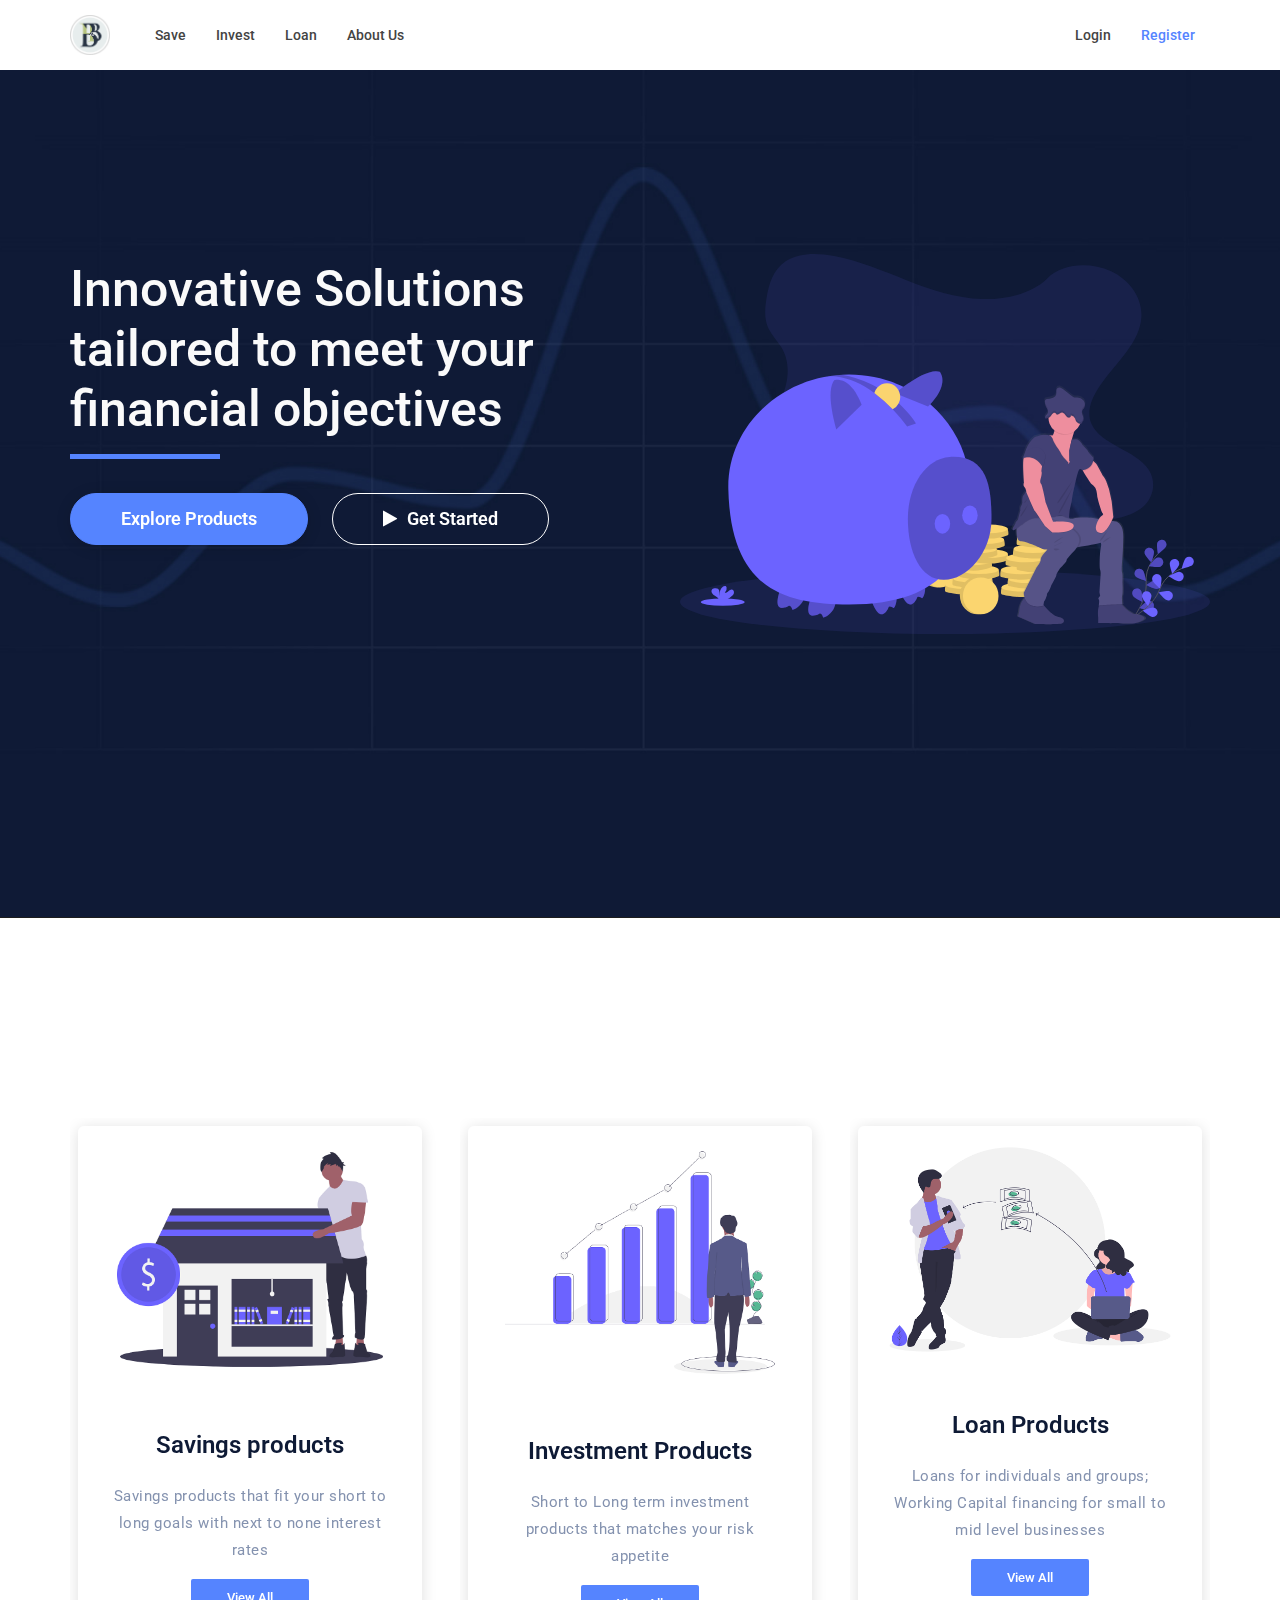
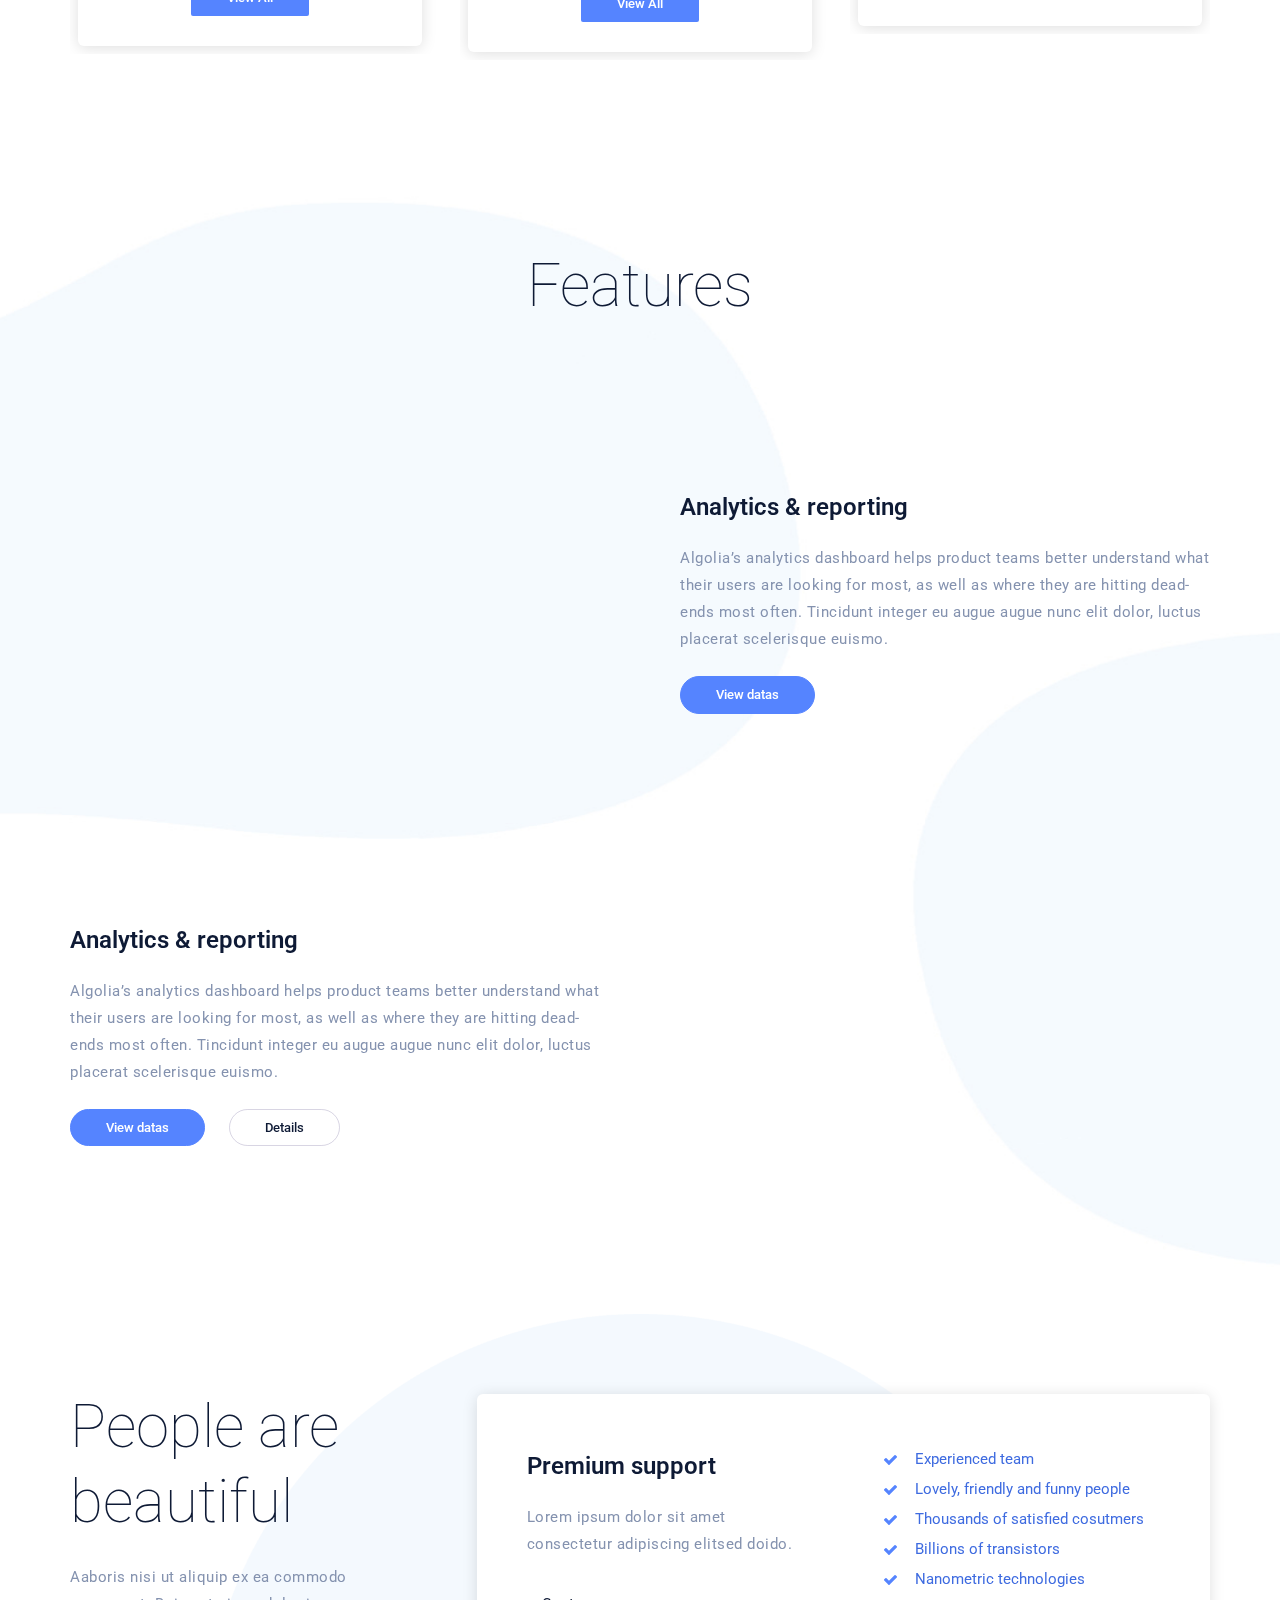
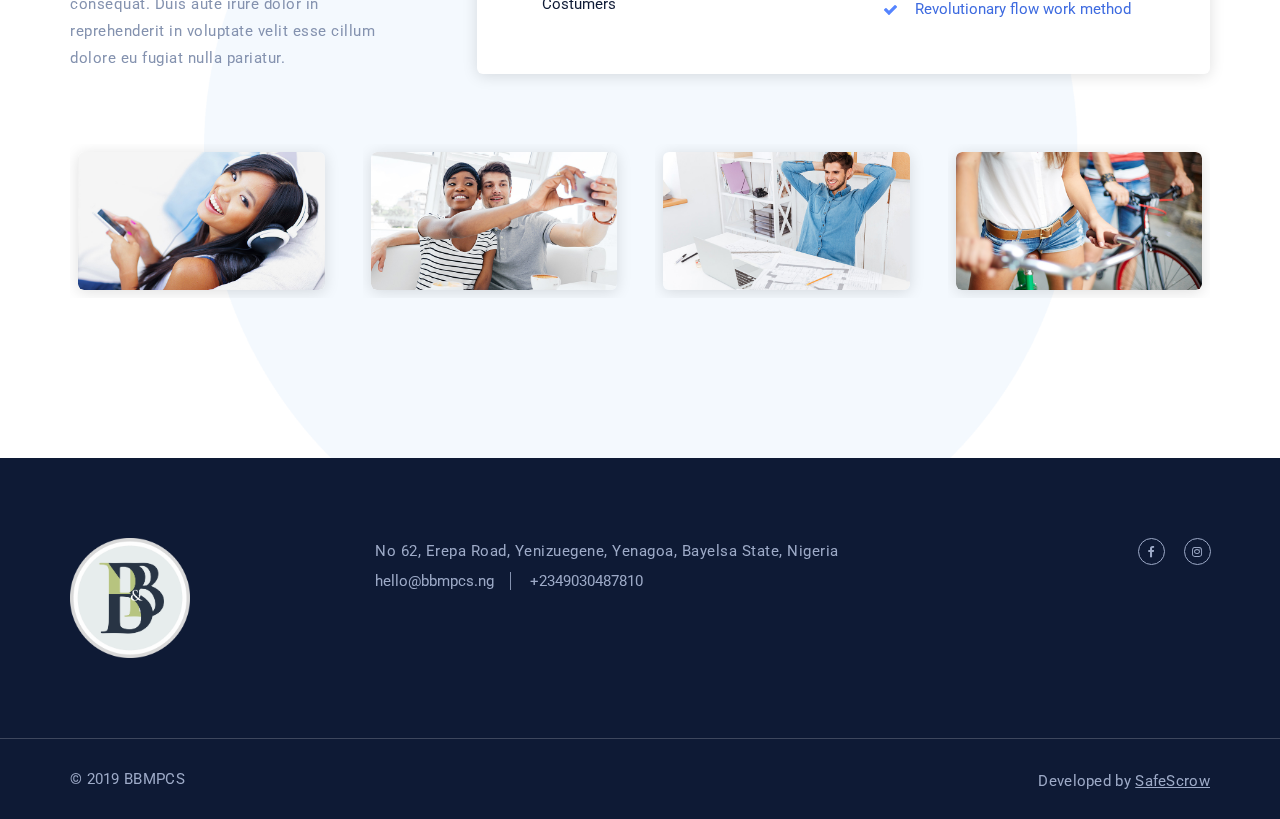
<file: public/index.html>
<!DOCTYPE html>
<!--[if lt IE 10]> <html  lang="en" class="iex"> <![endif]-->
<!--[if (gt IE 10)|!(IE)]><!-->
<html lang="en">
<!--<![endif]-->

<head>
	<meta charset="utf-8">
	<meta http-equiv="X-UA-Compatible" content="IE=edge">
	<meta name="viewport" content="width=device-width, initial-scale=1">
	<title>BBMPCS</title>
	<meta name="description" content="Inovative Solutions tailored to meet your financial objectives">
	<script src="./HTWF/scripts/jquery.min.js"></script>
	<link rel="stylesheet" href="./HTWF/scripts/bootstrap/css/bootstrap.css">
	<script src="./HTWF/scripts/script.js"></script>
	<link rel="stylesheet" href="./HTWF/style.css">
	<link rel="stylesheet" href="./HTWF/css/content-box.css">
	<link rel="stylesheet" href="./HTWF/css/image-box.css">
	<link rel="stylesheet" href="./HTWF/css/animations.css">
	<link rel="stylesheet" href="./HTWF/css/components.css">
	<link rel="stylesheet" href="./HTWF/scripts/flexslider/flexslider.css">
	<link rel="stylesheet" href="./HTWF/scripts/magnific-popup.css">
	<link rel="stylesheet" href="./HTWF/scripts/php/contact-form.css">
	<link rel="stylesheet" href="./HTWF/scripts/social.stream.css">
	<link rel="icon" href="./images/bbmpcs-logo.png">
	<link rel="stylesheet" href="./skin.css">
	<link rel="stylesheet" href="./HTWF/css/style.css">
</head>

<body>
	<div id="preloader"></div>
	<header class="fixed-top scroll-change" data-menu-anima="fade-bottom">
		<div class="navbar navbar-default mega-menu-fullwidth navbar-fixed-top" role="navigation">
			<div class="navbar navbar-main">
				<div class="container">
					<div class="navbar-header">
						<button type="button" class="navbar-toggle">
							<i class="fa fa-bars"></i>
						</button>
						<a class="navbar-brand" href="/">
							<img class="logo-default" src="./images/bbmpcs-logo.png" alt="logo" />
							<img class="logo-retina" src="./images/bbmpcs-logo.png" alt="logo" />
						</a>
					</div>
					<div class="collapse navbar-collapse">
						<div class="nav navbar-nav navbar-left">
							<ul class="nav navbar-nav">
								<li>
									<a href="/save">Save</a>
								</li>
								<li>
									<a href="/invest">Invest</a>
								</li>
								<li>
									<a href="/loan">Loan</a>
								</li>
								<li>
									<a href="/about-us">About Us</a>
								</li>
							</ul>
						</div>
						<div class="nav navbar-nav navbar-right">
							<ul class="nav navbar-nav">
								<li class="logged-out">
									<a href="/login">Login</a>
								</li>
								<li class="logged-out active">
									<a href="/register">Register</a>
								</li>
								<li class="logged-in dropdown">
									<a class="dropdown-toggle" data-toggle="dropdown" role="button" href="#"><span
											id="userDetails"></span> <span class="caret"></span></a>
									<ul class="dropdown-menu multi-level">
										<li><a href="/dashboard">Dashboard</a></li>
										<li><a href="/dashboard/profile">Profile</a></li>
										<li id="logout"><a href="/logout">Log Out</a></li>
									</ul>
								</li>
							</ul>
						</div>
					</div>
				</div>
			</div>
		</div>
	</header>
	<div class="header-title full-screen-title white" data-parallax="scroll" data-position="top"
		data-natural-height="1080" data-natural-width="1920" data-image-src="./images/hd-1.jpg">
		<div class="overlaybox">
			<div class="container">
				<div class="row">
					<div class="col-md-6">
						<div class="title-base">
							<hr class="anima" />
							<h2>Innovative Solutions tailored to meet your financial objectives</h2>
							<!--
										<p>Things don't have to change the world to be important</p>
									-->
							<br>
							<br>
							<a href="#products" class="circle-button btn btn-lg shadow-1">Explore Products</a><span
								class="space"></span>
							<a href="/register" class="circle-button btn btn-border btn-lg logged-out"><i class="fa fa-play"></i>Get
								Started</a>
						</div>
					</div>
					<div class="col-md-6" id="title-img">
						<img src="./images/savings.svg" alt="BBMPCS">
					</div>
				</div>
			</div>
		</div>
	</div>
	<div class="container content">
		<hr class="space" id="products" />
		<hr class="space l" />
		<div class="flexslider carousel outer-navs"
			data-options="minWidth:200,itemMargin:30,numItems:3,controlNav:true,directionNav:true">
			<ul class="slides">
				<li>
					<div class="advs-box advs-box-top-icon-img boxed-inverse shadow-1">
						<a class="img-box lightbox img-scale-up" href="#">
							<span><img src="./images/business-shop.png" alt=""></span>
						</a>
						<div class="advs-box-content">
							<h3>Savings products</h3>
							<p>
								Savings products that fit your short to long goals with next to none interest rates
							</p>
							<a class="btn btn-sm" href="/save">View All</a>
						</div>
					</div>
				</li>
				<li>
					<div class="advs-box advs-box-top-icon-img boxed-inverse shadow-1">
						<a class="img-box lightbox img-scale-up" href="#">
							<span><img src="./images/investing.png" alt=""></span>
						</a>
						<div class="advs-box-content">
							<h3>Investment Products</h3>
							<p>
								Short to Long term investment products that matches your risk appetite
							</p>
							<a class="btn btn-sm" href="/invest">View All</a>
						</div>
					</div>
				</li>
				<li>
					<div class="advs-box advs-box-top-icon-img boxed-inverse shadow-1">
						<a class="img-box lightbox img-scale-up" href="#">
							<span><img src="./images/loan.png" alt=""></span>
						</a>
						<div class="advs-box-content">
							<h3>Loan Products</h3>
							<p>
								Loans for individuals and groups; Working Capital financing for small to mid level businesses
							</p>
							<a class="btn btn-sm" href="/loan">View All</a>
						</div>
					</div>
				</li>
				<!--
					<li>
					<div class="advs-box advs-box-top-icon-img boxed-inverse shadow-1">
						<a class="img-box lightbox img-scale-up" href="#">
							<span><img src="./images/image-1.jpg" alt=""></span>
						</a>
						<div class="advs-box-content">
							<h3>Content box title</h3>
							<p>
								Interdum iusto pulvinar consequuntur augue optio, repellat fuga! Purus expedita fusco.
							</p>
						</div>
					</div>
				</li>
				-->
			</ul>
		</div>
	</div>
	<div class="section-bg-image bg-top" style="background-image:url(./images/long-2.jpg)">
		<div class="container content">
			<h1 class="text-center">Features</h1>
			<hr class="space" />
			<div class="row vertical-row">
				<div class="col-md-6">
					<img src="./images/box-1.png" alt="" data-anima="fade-left" data-time="1000" />
				</div>
				<div class="col-md-6">
					<h4>Analytics & reporting</h4>
					<p>
						Algolia’s analytics dashboard helps product teams better understand what their users are looking for most,
						as well as where they are hitting dead-ends most often.
						Tincidunt integer eu augue augue nunc elit dolor, luctus placerat scelerisque euismo.
					</p>
					<a href="#" class="circle-button btn btn-sm">View datas</a>
				</div>
			</div>
			<hr class="space m" />
			<div class="row vertical-row">
				<div class="col-md-6">
					<h4>Analytics & reporting</h4>
					<p>
						Algolia’s analytics dashboard helps product teams better understand what their users are looking for most,
						as well as where they are hitting dead-ends most often.
						Tincidunt integer eu augue augue nunc elit dolor, luctus placerat scelerisque euismo.
					</p>
					<hr class="space s" />
					<a href="#" class="circle-button btn btn-sm">View datas</a><span class="space"></span>
					<a href="#" class="circle-button btn btn-border btn-sm">Details</a>
				</div>
				<div class="col-md-6">
					<img src="./images/box-2.png" alt="" data-anima="fade-right" data-time="1000" />
				</div>
			</div>
		</div>
	</div>
	<div class="section-bg-image bg-top" style="background-image:url(./images/bg-14.png)">
		<div class="container content">
			<div class="row">
				<div class="col-md-4">
					<h1>People are beautiful</h1>
					<p>
						Aaboris nisi ut aliquip ex ea commodo consequat. Duis aute irure dolor in reprehenderit
						in voluptate velit esse cillum dolore eu fugiat nulla pariatur.
					</p>
				</div>
				<div class="col-md-8 boxed-inverse shadow-1">
					<div class="row">
						<div class="col-md-6">
							<h4>Premium support</h4>
							<p>Lorem ipsum dolor sit amet consectetur adipiscing elitsed doido.</p>
							<hr class="space s" />
							<div class="counter-box-simple text-color-2"><span class="counter text-l" data-speed="5000"
									data-to="50000" data-refresh-interval="100"></span><span> Costumers</span></div>
						</div>
						<div class="col-md-6">
							<ul class="fa-ul text-color ">
								<li><i class="fa-li fa fa-check"></i> Experienced team</li>
								<li><i class="fa-li fa fa-check"></i> Lovely, friendly and funny people</li>
								<li><i class="fa-li fa fa-check"></i> Thousands of satisfied cosutmers</li>
								<li><i class="fa-li fa fa-check"></i> Billions of transistors</li>
								<li><i class="fa-li fa fa-check"></i> Nanometric technologies</li>
								<li><i class="fa-li fa fa-check"></i> Revolutionary flow work method</li>
							</ul>
						</div>
					</div>
				</div>
			</div>
			<hr class="space" />
			<div class="flexslider carousel outer-navs"
				data-options="minWidth:200,itemMargin:30,numItems:4,controlNav:false,directionNav:true">
				<ul class="slides">
					<li>
						<a class="img-box lightbox shadow-1" href="./images/gallery/image-1.jpg" data-lightbox-anima="fade-top">
							<img src="./images/gallery/image-1.jpg" alt="">
						</a>
					</li>
					<li>
						<a class="img-box lightbox shadow-1" href="./images/gallery/image-1.jpg" data-lightbox-anima="fade-top">
							<img src="./images/gallery/image-2.jpg" alt="">
						</a>
					</li>
					<li>
						<a class="img-box lightbox shadow-1" href="./images/gallery/image-1.jpg" data-lightbox-anima="fade-top">
							<img src="./images/gallery/image-9.jpg" alt="">
						</a>
					</li>
					<li>
						<a class="img-box lightbox shadow-1" href="./images/gallery/image-1.jpg" data-lightbox-anima="fade-top">
							<img src="./images/gallery/image-3.jpg" alt="">
						</a>
					</li>
					<li>
						<a class="img-box lightbox shadow-1" href="./images/gallery/image-1.jpg" data-lightbox-anima="fade-top">
							<img src="./images/gallery/image-1.jpg" alt="">
						</a>
					</li>
				</ul>
			</div>
		</div>
	</div>
	<i class="scroll-top scroll-top-mobile show fa fa-sort-asc"></i>
	<footer class="footer-base">
		<div class="content">
			<div class="container">
				<div class="row">
					<div class="col-md-3 footer-center text-left">
						<img width="120" src="./images/bbmpcs-logo.png" alt="" />
					</div>
					<div class="col-md-6 footer-left text-left">
						<p>No 62, Erepa Road,
							Yenizuegene,
							Yenagoa,
							Bayelsa State,
							Nigeria</p>
						<div class="tag-row">
							<span>hello@bbmpcs.ng</span>
							<span>+2349030487810</span>
						</div>
					</div>
					<div class="col-md-3 footer-left text-right text-left-sm">
						<div class="btn-group social-group btn-group-icons">
							<a target="_blank" href="https://facebook.com/brassandbooks" data-social="share-facebook">
								<i class="fa fa-facebook text-xs circle"></i>
							</a>
							<a target="_blank" href="https://instagram.com/brassandbooks" data-social="share-instagram">
								<i class="fa fa-instagram text-xs circle"></i>
							</a>
							<!--<a target="_blank" href="#" data-social="share-google">
									<i class="fa fa-google-plus text-xs circle"></i>
							</a>
							<a target="_blank" href="#" data-social="share-linkedin">
									<i class="fa fa-linkedin text-xs circle"></i>
							</a>-->
						</div>
					</div>
				</div>
			</div>
			<div class="row copy-row">
				<div class="col-md-12 copy-text">
					© 2019 BBMPCS <span>Developed by <a class="para" href="http://safescrow.com.ng/">SafeScrow</span></a>
				</div>
			</div>
		</div>
		<link rel="stylesheet" href="./HTWF/scripts/font-awesome/css/font-awesome.css">
		<script src="./HTWF/scripts/index.js"></script>
		<script async src="./HTWF/scripts/bootstrap/js/bootstrap.min.js"></script>
		<script src="./HTWF/scripts/imagesloaded.min.js"></script>
		<script src="./HTWF/scripts/parallax.min.js"></script>
		<script src="./HTWF/scripts/flexslider/jquery.flexslider-min.js"></script>
		<script async src="./HTWF/scripts/isotope.min.js"></script>
		<script async src="./HTWF/scripts/php/contact-form.js"></script>
		<script async src="./HTWF/scripts/jquery.progress-counter.js"></script>
		<script async src="./HTWF/scripts/jquery.tab-accordion.js"></script>
		<script async src="./HTWF/scripts/bootstrap/js/bootstrap.popover.min.js"></script>
		<script async src="./HTWF/scripts/jquery.magnific-popup.min.js"></script>
		<script src="./HTWF/scripts/social.stream.min.js"></script>
		<script src="./HTWF/scripts/jquery.slimscroll.min.js"></script>
		<script src="./HTWF/scripts/smooth.scroll.min.js"></script>
	</footer>
</body>

</html>
</file>
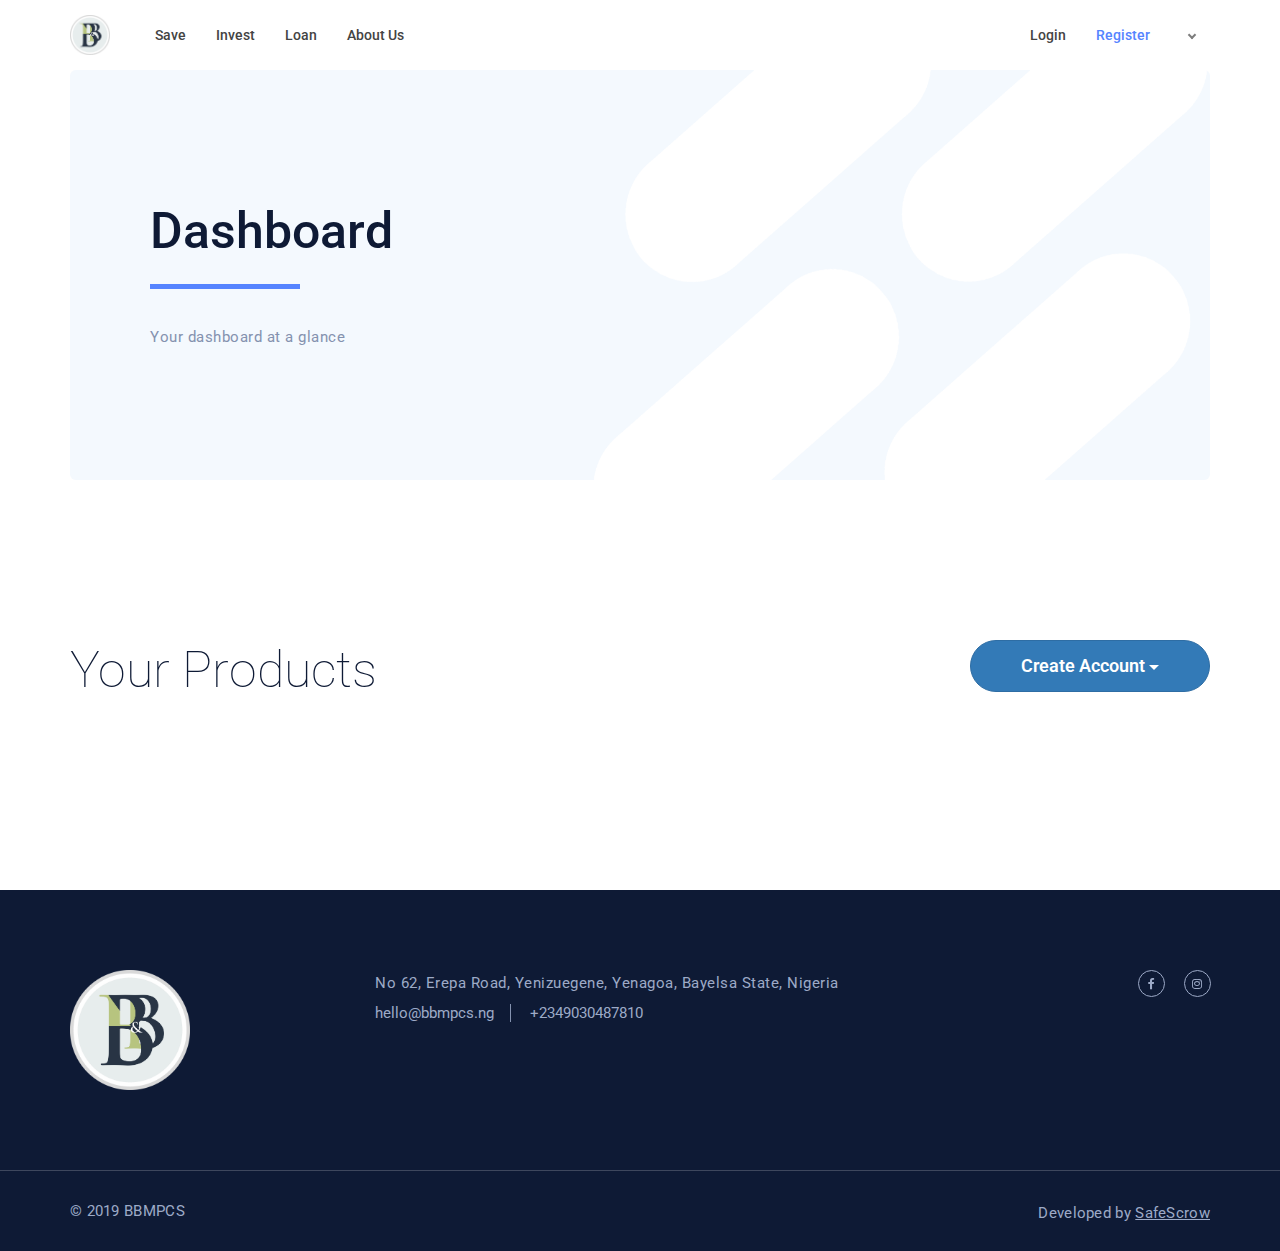
<file: public/dashboard/index.html>
<!DOCTYPE html>
<!--[if lt IE 10]> <html  lang="en" class="iex"> <![endif]-->
<!--[if (gt IE 10)|!(IE)]><!-->
<html lang="en">
<!--<![endif]-->

<head>
  <!-- Global site tag (gtag.js) - Google Analytics -->
  <script async src="https://www.googletagmanager.com/gtag/js?id=G-3VBELC53BQ"></script>
  <script>
    window.dataLayer = window.dataLayer || [];
    function gtag() { dataLayer.push(arguments); }
    gtag('js', new Date());

    gtag('config', 'G-3VBELC53BQ');
  </script>
  <meta charset="utf-8">
  <meta http-equiv="X-UA-Compatible" content="IE=edge">
  <meta name="viewport" content="width=device-width, initial-scale=1">
  <title>Dashboard - BBMPCS</title>
  <meta name="description"
    content="Invest in Startups poised to grow. Join other investors in investing in businesses you believe in.">
  <script src="../HTWF/scripts/jquery.min.js"></script>
  <link rel="stylesheet" href="../HTWF/scripts/bootstrap/css/bootstrap.css">
  <script src="../HTWF/scripts/script.js"></script>
  <link rel="stylesheet" href="../HTWF/style.css">
  <link rel="stylesheet" href="../HTWF/css/content-box.css">
  <link rel="stylesheet" href="../HTWF/css/image-box.css">
  <link rel="stylesheet" href="../HTWF/css/animations.css">
  <link rel="stylesheet" href="../HTWF/css/components.css">
  <link rel="stylesheet" href="../HTWF/scripts/flexslider/flexslider.css">
  <link rel="stylesheet" href="../HTWF/scripts/magnific-popup.css">
  <link rel="stylesheet" href="../HTWF/scripts/php/contact-form.css">
  <link rel="stylesheet" href="../HTWF/scripts/social.stream.css">
  <link rel="icon" href="../images/bbmpcs-logo.png">
  <link rel="stylesheet" href="../skin.css">
  <link rel="stylesheet" href="../HTWF/css/style.css">
</head>

<body>
  <div id="preloader"></div>
  <!--Begin Head Section-->
  <header class="fixed-top scroll-change" data-menu-anima="fade-bottom">
    <div class="navbar navbar-default mega-menu-fullwidth navbar-fixed-top" role="navigation">
      <div class="navbar navbar-main">
        <div class="container">
          <div class="navbar-header">
            <button type="button" class="navbar-toggle">
              <i class="fa fa-bars"></i>
            </button>
            <a class="navbar-brand" href="/">
              <img class="logo-default" src="../images/bbmpcs-logo.png" alt="logo" />
              <img class="logo-retina" src="../images/bbmpcs-logo.png" alt="logo" />
            </a>
          </div>
          <div class="collapse navbar-collapse">
            <div class="nav navbar-nav navbar-left">
              <ul class="nav navbar-nav">
                <li>
                  <a href="/save">Save</a>
                </li>
                <li>
                  <a href="/invest">Invest</a>
                </li>
                <li>
                  <a href="/loan">Loan</a>
                </li>
                <li>
                  <a href="/about-us">About Us</a>
                </li>
              </ul>
            </div>
            <div class="nav navbar-nav navbar-right">
              <ul class="nav navbar-nav">
                <li class="logged-out">
                  <a href="/login">Login</a>
                </li>
                <li class="logged-out active">
                  <a href="/register">Register</a>
                </li>
                <li class="logged-in dropdown">
                  <a class="dropdown-toggle" data-toggle="dropdown" role="button" href="#"><span
                      id="userDetails"></span> <span class="caret"></span></a>
                  <ul class="dropdown-menu multi-level">
                    <li><a href="/dashboard">Dashboard</a></li>
                    <li><a href="/dashboard/profile">Profile</a></li>
                    <li id="logout"><a href="/logout">Log Out</a></li>
                  </ul>
                </li>
              </ul>
            </div>
          </div>
        </div>
      </div>
    </div>
  </header>
  <!--End Head Section-->
  <!--Begin Title Section-->
  <div class="header-title" style="background-image:url(../images/bg-img-3.png)">
    <div class="container">
      <div class="title-base">
        <hr class="anima" />
        <h1><span id="dashboard-title"></span> Dashboard</h1>
        <p>Your dashboard at a glance</p>
      </div>
    </div>
  </div>
  <!--End Title Section-->
  <!--Begin Main Section-->
  <div class="section-empty">
    <div class="container content">
      <div class="d-flex">
        <h2>Your Products</h2>
        <div class="btn-group">
          <button type="button" class="btn btn-primary btn-lg dropdown-toggle" data-toggle="dropdown" aria-haspopup="true"
            aria-expanded="false">Create Account  <span class="caret"></span></button>
          <ul class="dropdown-menu">
            <li><a class="dropdown-item" href="/save">Savings</a></li>
            <li><a class="dropdown-item" href="/invest">Investment</a></li>
            <li><a class="dropdown-item" href="/loan">Loans</a></li>
          </ul>
        </div>
      </div>
      <hr class="space m">
      <div class="row" id="products">

      </div>
    </div>
  </div>
  <!--End Main Section-->
  <!--Begin Footer Section-->
  <footer class="footer-base">
    <div class="content">
      <div class="container">
        <div class="row">
          <div class="col-md-3 footer-center text-left">
            <img width="120" src="../images/bbmpcs-logo.png" alt="" />
          </div>
          <div class="col-md-6 footer-left text-left">
            <p>No 62, Erepa Road,
              Yenizuegene,
              Yenagoa,
              Bayelsa State,
              Nigeria</p>
            <div class="tag-row">
              <span>hello@bbmpcs.ng</span>
              <span>+2349030487810</span>
            </div>
          </div>
          <div class="col-md-3 footer-left text-right text-left-sm">
            <div class="btn-group social-group btn-group-icons">
              <a target="_blank" href="https://facebook.com/brassandbooks" data-social="share-facebook">
                <i class="fa fa-facebook text-xs circle"></i>
              </a>
              <a target="_blank" href="https://instagram.com/brassandbooks" data-social="share-instagram">
                <i class="fa fa-instagram text-xs circle"></i>
              </a>
              <!--<a target="_blank" href="#" data-social="share-google">
                        <i class="fa fa-google-plus text-xs circle"></i>
                    </a>
                    <a target="_blank" href="#" data-social="share-linkedin">
                        <i class="fa fa-linkedin text-xs circle"></i>
                    </a>-->
            </div>
          </div>
        </div>
      </div>
      <div class="row copy-row">
        <div class="col-md-12 copy-text">
          © 2019 BBMPCS <span>Developed by <a class="para" href="http://safescrow.com.ng/">SafeScrow</span></a>
        </div>
      </div>
    </div>
    <link rel="stylesheet" href="../HTWF/scripts/font-awesome/css/font-awesome.css">
    <!-- <script src="../HTWF/scripts/main.js"></script> -->
    <script async src="../HTWF/scripts/bootstrap/js/bootstrap.min.js"></script>
    <script src="../HTWF/scripts/imagesloaded.min.js"></script>
    <script src='../HTWF/scripts/jquery.progress-counter.js'></script>
    <script src='../HTWF/scripts/jquery.magnific-popup.min.js'></script>
    <script src="../HTWF/scripts/smooth.scroll.min.js"></script>
    <script>
      if (!user) {
        window.location = '/login';
      } else {
        $("#dashboard-title").text(`${userDetails.firstName}\'s`)
      }
    </script>
  </footer>
  <!--End Footer Section-->
</body>

</html>
</file>
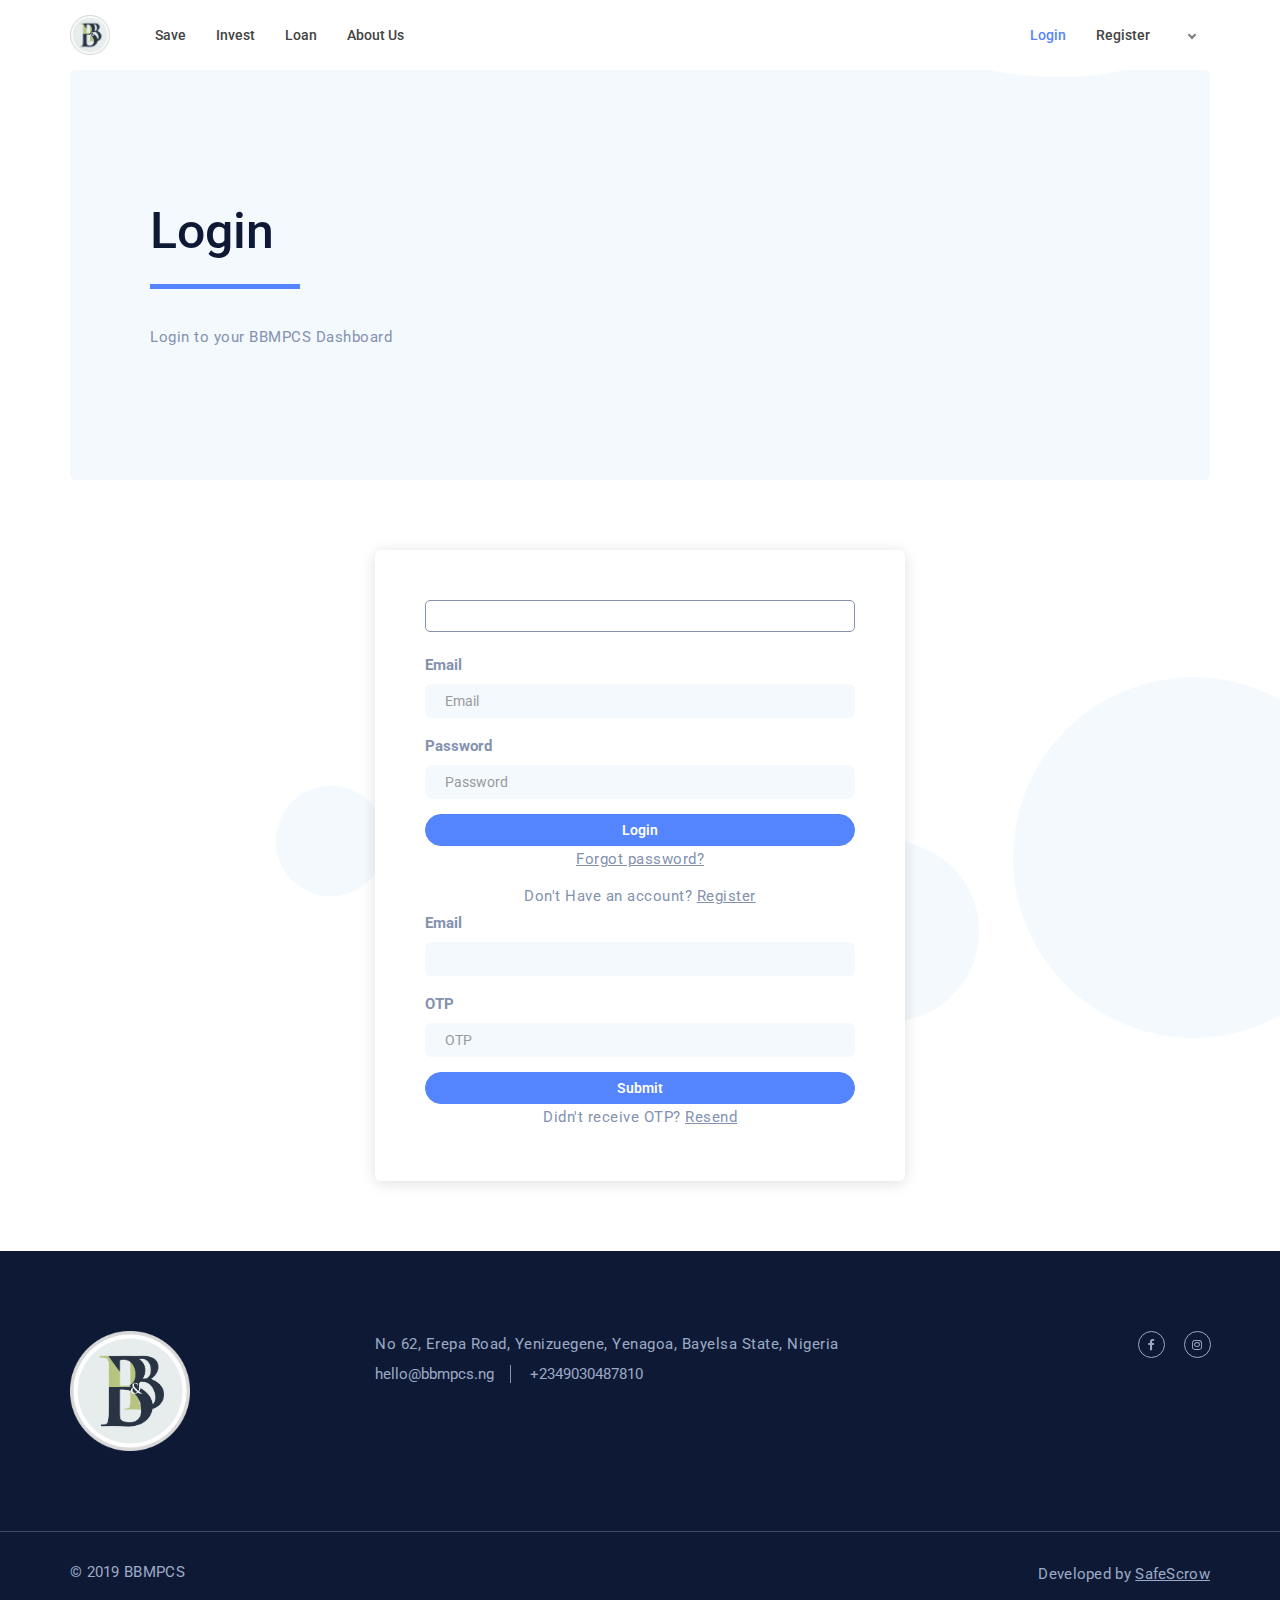
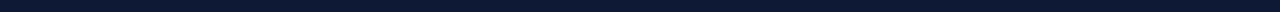
<file: public/login/index.html>
<!DOCTYPE html>
<!--[if lt IE 10]> <html  lang="en" class="iex"> <![endif]-->
<!--[if (gt IE 10)|!(IE)]><!-->
<html lang="en">
<!--<![endif]-->

<head>
  <meta charset="utf-8">
  <meta http-equiv="X-UA-Compatible" content="IE=edge">
  <meta name="viewport" content="width=device-width, initial-scale=1">
  <title>Login | BBMPCS</title>
  <meta name="description" content="Service page with background video MP4">
  <script src="../HTWF/scripts/jquery.min.js "></script>
  <script src="../HTWF/scripts/parallax.min.js"></script>
  <link rel="stylesheet" href="../HTWF/scripts/bootstrap/css/bootstrap.css">
  <script src="../HTWF/scripts/script.js"></script>
  <link rel="stylesheet" href="../HTWF/style.css">
  <link rel="stylesheet" href="../HTWF/css/content-box.css">
  <link rel="stylesheet" href="../HTWF/css/animations.css">
  <link rel="stylesheet" href="../HTWF/css/components.css">
  <link rel="stylesheet" href="../HTWF/scripts/magnific-popup.css">
  <link rel="stylesheet" href="../HTWF/scripts/php/contact-form.css">
  <link rel="icon" href="../images/bbmpcs-logo.png">
  <link rel="stylesheet" href="../skin.css">
  <link rel="stylesheet" href="../HTWF/css/style.css">
</head>

<body>
  <div id="preloader"></div>
  <!--Begin Head Section-->
  <header class="fixed-top scroll-change" data-menu-anima="fade-bottom">
    <div class="navbar navbar-default mega-menu-fullwidth navbar-fixed-top" role="navigation">
      <div class="navbar navbar-main">
        <div class="container">
          <div class="navbar-header">
            <button type="button" class="navbar-toggle">
              <i class="fa fa-bars"></i>
            </button>
            <a class="navbar-brand" href="/">
              <img class="logo-default" src="../images/bbmpcs-logo.png" alt="logo" />
              <img class="logo-retina" src="../images/bbmpcs-logo.png" alt="logo" />
            </a>
          </div>
          <div class="collapse navbar-collapse">
            <div class="nav navbar-nav navbar-left">
              <ul class="nav navbar-nav">
                <li>
                  <a href="/save">Save</a>
                </li>
                <li>
                  <a href="/invest">Invest</a>
                </li>
                <li>
                  <a href="/loan">Loan</a>
                </li>
                <li>
                  <a href="/about-us">About Us</a>
                </li>
              </ul>
            </div>
            <div class="nav navbar-nav navbar-right">
              <ul class="nav navbar-nav">
                <li class="logged-out active">
                  <a href="/login">Login</a>
                </li>
                <li class="logged-out">
                  <a href="/register">Register</a>
                </li>
                <li class="logged-in dropdown">
                  <a class="dropdown-toggle" data-toggle="dropdown" role="button" href="#"><span
                      id="userDetails"></span> <span class="caret"></span></a>
                  <ul class="dropdown-menu multi-level">
                    <li><a href="/dashboard">Dashboard</a></li>
                    <li><a href="/dashboard/profile">Profile</a></li>
                    <li id="logout"><a href="/logout">Log Out</a></li>
                  </ul>
                </li>
              </ul>
            </div>
          </div>
        </div>
      </div>
    </div>
  </header>
  <!--End Head Section-->
  <!--Begin Title Section-->
  <div class="header-title" style="background-image:url(../images/bg-3.png)">
    <div class="container">
      <div class="title-base">
        <hr class="anima" />
        <h1>Login</h1>
        <p>Login to your BBMPCS Dashboard</p>
      </div>
    </div>
  </div>
  <!--End Title Section-->
  <!--Begin Form Section-->

  <div class="section-bg-img section-item" style="background-image:url(../images/bg-17.png)">
    <hr class="space">
    <div class="container">
      <div class="row">
        <div class="col-md-6 col-center boxed-inverse shadow-1">
          <div class="alert" id="login-alert"></div>
          <div id="main-form">
            <form id="login-form" class="form-box form-ajax">
              <div class="form-group">
                <label for="email">Email</label>
                <input type="email" name="email" id="email" class="form-control form-value" placeholder="Email"
                  required>
              </div>
              <div class="form-group">
                <label for="password">Password</label>
                <input type="password" name="password" id="password" class="form-control form-value"
                  placeholder="Password" current-password required>
              </div>
              <input type="submit" value="Login" class="circle-button btn btn-block" id="login-button">
            </form>
            <p class="text-center"><a href="/password-reset" class="para">Forgot password?</a></p>
            <p class="text-center">Don't Have an account? <a href="/register" class="para">Register</a></p>
          </div>
          <div id="otp">
            <form id="otp-form" class="form-box form-ajax">
              <div class="form-group">
                <label for="otp-code">Email</label>
                <input type="email" name="email" id="verify-email" class="form-control form-value" disabled required>
              </div>
              <div class="form-group">
                <label for="otp-code">OTP</label>
                <input type="text" name="otp-code" id="otp-code" class="form-control form-value" pattern="[0-9]*"
                  inputmode="numeric" placeholder="OTP" required>
              </div>
              <input type="submit" value="Submit" class="circle-button btn btn-block" id="otp-button">
            </form>
            <p class="text-center">Didn't receive OTP? <a href="#" class="para" id="otp-resend">Resend</a></p>
          </div>
        </div>
      </div>
    </div>
    <hr class="space">
  </div>
  <!--End Form Section-->
  <!--Begin Footer Section-->
  <footer class="footer-base">
    <div class="content">
      <div class="container">
        <div class="row">
          <div class="col-md-3 footer-center text-left">
            <img width="120" src="../images/bbmpcs-logo.png" alt="" />
          </div>
          <div class="col-md-6 footer-left text-left">
            <p>No 62, Erepa Road,
              Yenizuegene,
              Yenagoa,
              Bayelsa State,
              Nigeria</p>
            <div class="tag-row">
              <span>hello@bbmpcs.ng</span>
              <span>+2349030487810</span>
            </div>
          </div>
          <div class="col-md-3 footer-left text-right text-left-sm">
            <div class="btn-group social-group btn-group-icons">
              <a target="_blank" href="https://facebook.com/brassandbooks" data-social="share-facebook">
                <i class="fa fa-facebook text-xs circle"></i>
              </a>
              <a target="_blank" href="https://instagram.com/brassandbooks" data-social="share-instagram">
                <i class="fa fa-instagram text-xs circle"></i>
              </a>
              <!--<a target="_blank" href="#" data-social="share-google">
                    <i class="fa fa-google-plus text-xs circle"></i>
                </a>
                <a target="_blank" href="#" data-social="share-linkedin">
                    <i class="fa fa-linkedin text-xs circle"></i>
                </a>-->
            </div>
          </div>
        </div>
      </div>
      <div class="row copy-row">
        <div class="col-md-12 copy-text">
          © 2019 BBMPCS <span>Developed by <a class="para" href="http://safescrow.com.ng/">SafeScrow</span></a>
        </div>
      </div>
    </div>
    <link rel="stylesheet" href="../HTWF/scripts/font-awesome/css/font-awesome.css">
    <!-- <script src="../HTWF/scripts/main.js"></script> -->
    <script async src="../HTWF/scripts/bootstrap/js/bootstrap.min.js"></script>
    <script src="../HTWF/scripts/imagesloaded.min.js"></script>
    <script src='../HTWF/scripts/jquery.progress-counter.js'></script>
    <script src='../HTWF/scripts/jquery.magnific-popup.min.js'></script>
    <script src="../HTWF/scripts/smooth.scroll.min.js"></script>
    <script>
      if (user) {
        window.location = '/dashboard';
      }
      $("#otp").hide();
    </script>
    <!--<script src="../HTWF/scripts/php/contact-form.js"></script>-->
  </footer>
  <!--End Footer Section-->
</body>

</html>
</file>
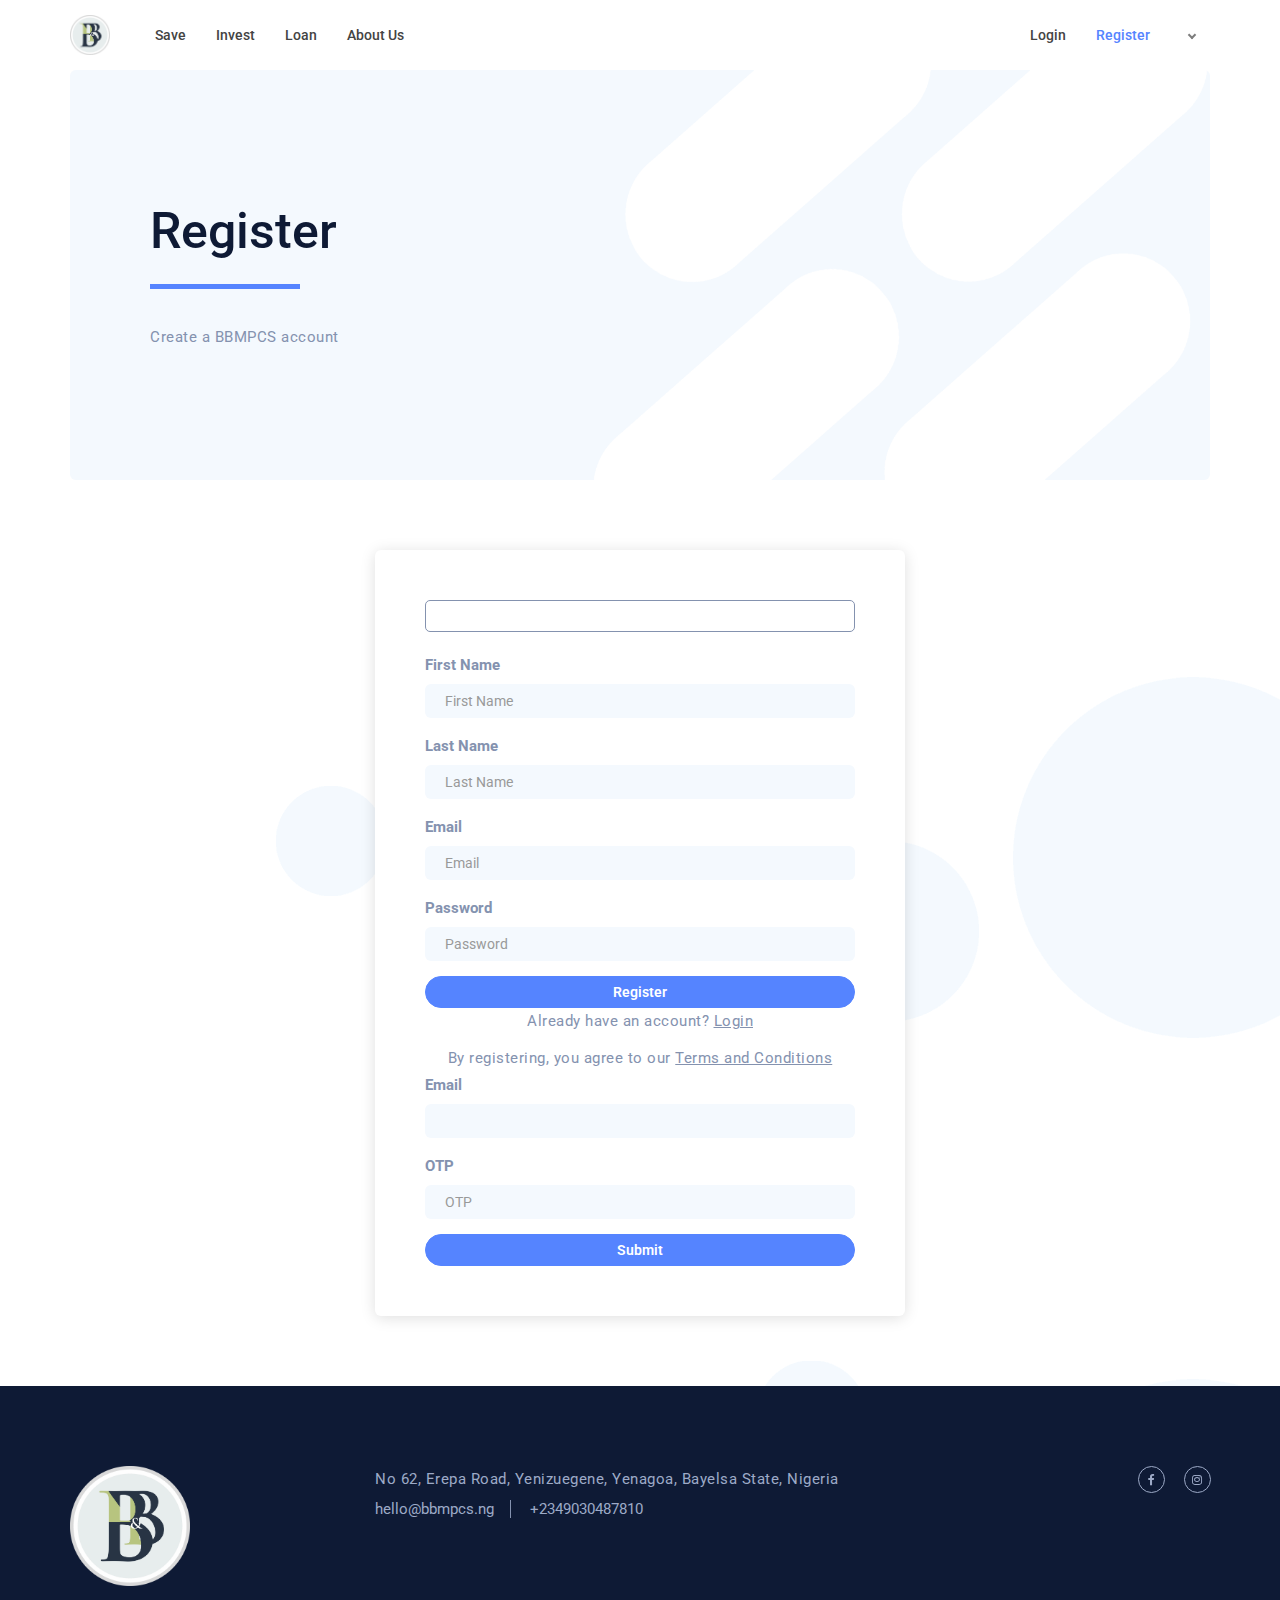
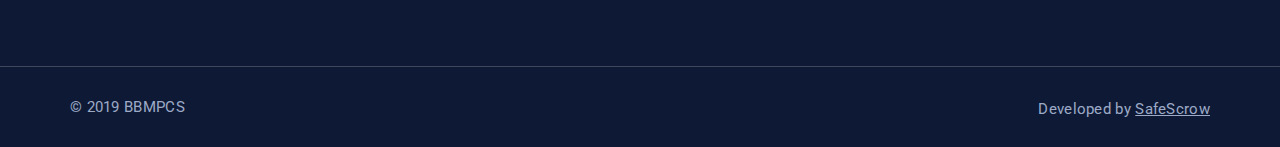
<file: public/register/index.html>
<!DOCTYPE html>
<!--[if lt IE 10]> <html  lang="en" class="iex"> <![endif]-->
<!--[if (gt IE 10)|!(IE)]><!-->
<html lang="en">
<!--<![endif]-->

<head>
  <meta charset="utf-8">
  <meta http-equiv="X-UA-Compatible" content="IE=edge">
  <meta name="viewport" content="width=device-width, initial-scale=1">
  <title>Register | BBMPCS</title>
  <meta name="description" content="Service page with background video MP4">
  <script src="../HTWF/scripts/jquery.min.js "></script>
  <script src="../HTWF/scripts/parallax.min.js"></script>
  <link rel="stylesheet" href="../HTWF/scripts/bootstrap/css/bootstrap.css">
  <script src="../HTWF/scripts/script.js"></script>
  <link rel="stylesheet" href="../HTWF/style.css">
  <link rel="stylesheet" href="../HTWF/css/content-box.css">
  <link rel="stylesheet" href="../HTWF/css/animations.css">
  <link rel="stylesheet" href="../HTWF/css/components.css">
  <link rel="stylesheet" href="../HTWF/scripts/magnific-popup.css">
  <link rel="stylesheet" href="../HTWF/scripts/php/contact-form.css">
  <link rel="icon" href="../images/bbmpcs-logo.png">
  <link rel="stylesheet" href="../skin.css">
  <link rel="stylesheet" href="../HTWF/css/style.css">
</head>

<body>
  <div id="preloader"></div>
  <!--Begin Head Section-->
  <header class="fixed-top scroll-change" data-menu-anima="fade-bottom">
    <div class="navbar navbar-default mega-menu-fullwidth navbar-fixed-top" role="navigation">
      <div class="navbar navbar-main">
        <div class="container">
          <div class="navbar-header">
            <button type="button" class="navbar-toggle">
              <i class="fa fa-bars"></i>
            </button>
            <a class="navbar-brand" href="/">
              <img class="logo-default" src="../images/bbmpcs-logo.png" alt="logo" />
              <img class="logo-retina" src="../images/bbmpcs-logo.png" alt="logo" />
            </a>
          </div>
          <div class="collapse navbar-collapse">
            <div class="nav navbar-nav navbar-left">
              <ul class="nav navbar-nav">
                <li>
                  <a href="/save">Save</a>
                </li>
                <li>
                  <a href="/invest">Invest</a>
                </li>
                <li>
                  <a href="/loan">Loan</a>
                </li>
                <li>
                  <a href="/about-us">About Us</a>
                </li>
              </ul>
            </div>
            <div class="nav navbar-nav navbar-right">
              <ul class="nav navbar-nav">
                <li class="logged-out">
                  <a href="/login">Login</a>
                </li>
                <li class="logged-out active">
                  <a href="/register">Register</a>
                </li>
                <li class="logged-in dropdown">
                  <a class="dropdown-toggle" data-toggle="dropdown" role="button" href="#"><span
                      id="userDetails"></span> <span class="caret"></span></a>
                  <ul class="dropdown-menu multi-level">
                    <li><a href="/dashboard">Dashboard</a></li>
                    <li><a href="/dashboard/profile">Profile</a></li>
                    <li id="logout"><a href="/logout">Log Out</a></li>
                  </ul>
                </li>
              </ul>
            </div>
          </div>
        </div>
      </div>
    </div>
  </header>
  <!--End Head Section-->
  <!--Begin Title Section-->
  <div class="header-title" style="background-image:url(../images/bg-img-3.png)">
    <div class="container">
      <div class="title-base">
        <hr class="anima" />
        <h1>Register</h1>
        <p>Create a BBMPCS account</p>
      </div>
    </div>
  </div>
  <!--End Title Section-->
  <!--Begin Form Section-->

  <div class="section-bg-img section-item" style="background-image:url(../images/bg-17.png)">
    <hr class="space">
    <div class="container">
      <div class="row">
        <div class="col-md-6 col-center boxed-inverse shadow-1">
          <div class="alert" id="register-alert"></div>
          <div id="main-form">
            <form id="register-form" class="form-box form-ajax">
              <div class="form-group">
                <label for="firstName">First Name</label>
                <input type="text" name="firstName" id="firstName" class="form-control form-value"
                  placeholder="First Name" required>
              </div>
              <div class="form-group">
                <label for="lastName">Last Name</label>
                <input type="text" name="lastName" id="lastName" class="form-control form-value" placeholder="Last Name"
                  required>
              </div>
              <div class="form-group">
                <label for="email">Email</label>
                <input type="email" name="email" id="email" class="form-control form-value" inputmode="email"
                  placeholder="Email" required>
              </div>
              <div class="form-group">
                <label for="password">Password</label>
                <input type="password" name="password" id="password" class="form-control form-value"
                  placeholder="Password" current-password required>
              </div>
              <input type="submit" value="Register" class="circle-button btn btn-block" id="register-button">
            </form>
            <p class="text-center">Already have an account? <a href="/login" class="para">Login</a></p>
            <p class="text-center">By registering, you agree to our <a href="#" class="para" target="_blank"
                rel="noopener noreferrer">Terms and Conditions</a></p>
          </div>
          <div id="otp">
            <form id="otp-form" class="form-box form-ajax">
              <div class="form-group">
                <div class="form-group">
                  <label for="otp-code">Email</label>
                  <input type="email" name="email" id="verify-email" class="form-control form-value" disabled required>
                </div>
                <label for="otp-code">OTP</label>
                <input type="text" name="otp-code" id="otp-code" class="form-control form-value" pattern="[0-9]*"
                  inputmode="numeric" placeholder="OTP" required>
              </div>
              <input type="submit" value="Submit" class="circle-button btn btn-block" id="otp-button">
            </form>
          </div>
        </div>
      </div>
    </div>
    <hr class="space">
  </div>
  <!--End Form Section-->
  <!--Begin Footer Section-->
  <footer class="footer-base">
    <div class="content">
      <div class="container">
        <div class="row">
          <div class="col-md-3 footer-center text-left">
            <img width="120" src="../images/bbmpcs-logo.png" alt="" />
          </div>
          <div class="col-md-6 footer-left text-left">
            <p>No 62, Erepa Road,
              Yenizuegene,
              Yenagoa,
              Bayelsa State,
              Nigeria</p>
            <div class="tag-row">
              <span>hello@bbmpcs.ng</span>
              <span>+2349030487810</span>
            </div>
          </div>
          <div class="col-md-3 footer-left text-right text-left-sm">
            <div class="btn-group social-group btn-group-icons">
              <a target="_blank" href="https://facebook.com/brassandbooks" data-social="share-facebook">
                <i class="fa fa-facebook text-xs circle"></i>
              </a>
              <a target="_blank" href="https://instagram.com/brassandbooks" data-social="share-instagram">
                <i class="fa fa-instagram text-xs circle"></i>
              </a>
              <!--<a target="_blank" href="#" data-social="share-google">
                    <i class="fa fa-google-plus text-xs circle"></i>
                </a>
                <a target="_blank" href="#" data-social="share-linkedin">
                    <i class="fa fa-linkedin text-xs circle"></i>
                </a>-->
            </div>
          </div>
        </div>
      </div>
      <div class="row copy-row">
        <div class="col-md-12 copy-text">
          © 2019 BBMPCS <span>Developed by <a class="para" href="http://safescrow.com.ng/">SafeScrow</span></a>
        </div>
      </div>
    </div>
    <link rel="stylesheet" href="../HTWF/scripts/font-awesome/css/font-awesome.css">
    <!-- <script src="../HTWF/scripts/main.js"></script> -->
    <script async src="../HTWF/scripts/bootstrap/js/bootstrap.min.js"></script>
    <script src="../HTWF/scripts/imagesloaded.min.js"></script>
    <script src='../HTWF/scripts/jquery.progress-counter.js'></script>
    <script src='../HTWF/scripts/jquery.magnific-popup.min.js'></script>
    <script src="../HTWF/scripts/smooth.scroll.min.js"></script>
    <script>
      if (user) {
        window.location = '/dashboard';
      }
      $("#otp-form").hide();
    </script>
    <!--<script src="../HTWF/scripts/php/contact-form.js"></script>-->
  </footer>
  <!--End Footer Section-->
</body>

</html>
</file>
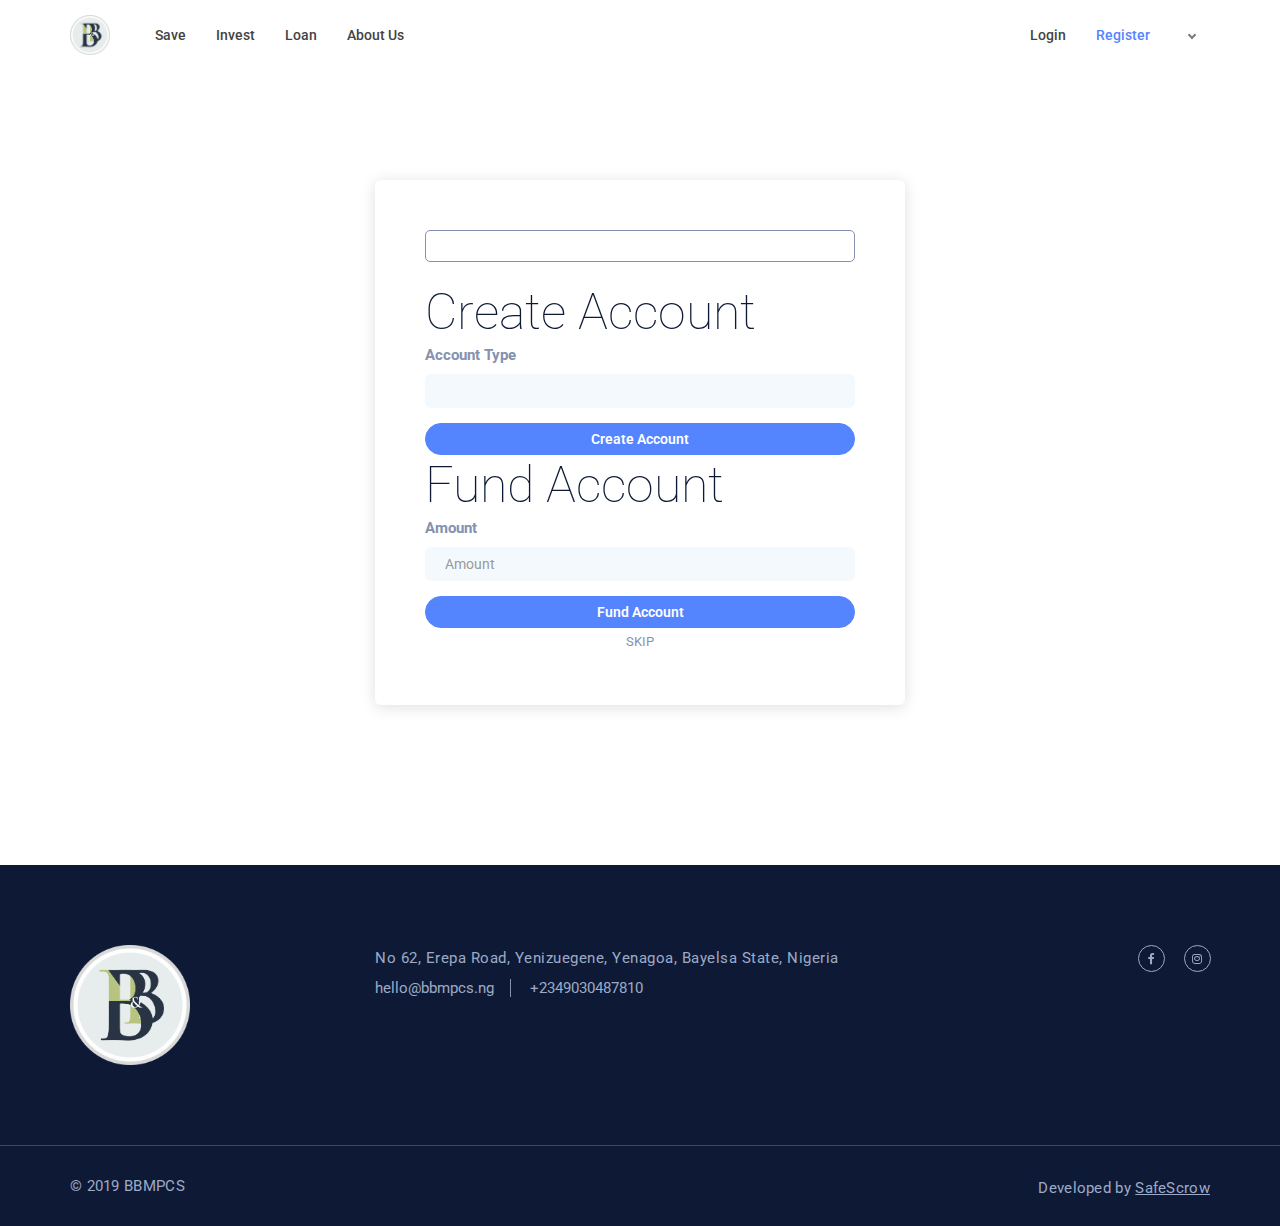
<file: public/dashboard/createplan/index.html>
<!DOCTYPE html>
<!--[if lt IE 10]> <html  lang="en" class="iex"> <![endif]-->
<!--[if (gt IE 10)|!(IE)]><!-->
<html lang="en">
<!--<![endif]-->

<head>
  <!-- Global site tag (gtag.js) - Google Analytics -->
  <script async src="https://www.googletagmanager.com/gtag/js?id=G-3VBELC53BQ"></script>
  <script>
    window.dataLayer = window.dataLayer || [];
    function gtag() { dataLayer.push(arguments); }
    gtag('js', new Date());

    gtag('config', 'G-3VBELC53BQ');
  </script>
  <meta charset="utf-8">
  <meta http-equiv="X-UA-Compatible" content="IE=edge">
  <meta name="viewport" content="width=device-width, initial-scale=1">
  <title>Dashboard - BBMPCS</title>
  <meta name="description"
    content="Invest in Startups poised to grow. Join other investors in investing in businesses you believe in.">
  <script src="../../HTWF/scripts/jquery.min.js"></script>
  <link rel="stylesheet" href="../../HTWF/scripts/bootstrap/css/bootstrap.css">
  <script src="../../HTWF/scripts/script.js"></script>
  <link rel="stylesheet" href="../../HTWF/style.css">
  <link rel="stylesheet" href="../../HTWF/css/content-box.css">
  <link rel="stylesheet" href="../../HTWF/css/image-box.css">
  <link rel="stylesheet" href="../../HTWF/css/animations.css">
  <link rel="stylesheet" href="../../HTWF/css/components.css">
  <link rel="stylesheet" href="../../HTWF/scripts/flexslider/flexslider.css">
  <link rel="stylesheet" href="../../HTWF/scripts/magnific-popup.css">
  <link rel="stylesheet" href="../../HTWF/scripts/php/contact-form.css">
  <link rel="stylesheet" href="../../HTWF/scripts/social.stream.css">
  <link rel="icon" href="../../images/bbmpcs-logo.png">
  <link rel="stylesheet" href="../../skin.css">
  <link rel="stylesheet" href="../../HTWF/css/style.css">
</head>

<body>
  <div id="preloader"></div>
  <!--Begin Head Section-->
  <header class="fixed-top scroll-change" data-menu-anima="fade-bottom">
    <div class="navbar navbar-default mega-menu-fullwidth navbar-fixed-top" role="navigation">
      <div class="navbar navbar-main">
        <div class="container">
          <div class="navbar-header">
            <button type="button" class="navbar-toggle">
              <i class="fa fa-bars"></i>
            </button>
            <a class="navbar-brand" href="/">
              <img class="logo-default" src="../../images/bbmpcs-logo.png" alt="logo" />
              <img class="logo-retina" src="../../images/bbmpcs-logo.png" alt="logo" />
            </a>
          </div>
          <div class="collapse navbar-collapse">
            <div class="nav navbar-nav navbar-left">
              <ul class="nav navbar-nav">
                <li>
                  <a href="/save">Save</a>
                </li>
                <li>
                  <a href="/invest">Invest</a>
                </li>
                <li>
                  <a href="/loan">Loan</a>
                </li>
                <li>
                  <a href="/about-us">About Us</a>
                </li>
              </ul>
            </div>
            <div class="nav navbar-nav navbar-right">
              <ul class="nav navbar-nav">
                <li class="logged-out">
                  <a href="/login">Login</a>
                </li>
                <li class="logged-out active">
                  <a href="/register">Register</a>
                </li>
                <li class="logged-in dropdown">
                  <a class="dropdown-toggle" data-toggle="dropdown" role="button" href="#"><span
                      id="userDetails"></span> <span class="caret"></span></a>
                  <ul class="dropdown-menu multi-level">
                    <li><a href="/dashboard">Dashboard</a></li>
                    <li><a href="/dashboard/profile">Profile</a></li>
                    <li id="logout"><a href="/logout">Log Out</a></li>
                  </ul>
                </li>
              </ul>
            </div>
          </div>
        </div>
      </div>
    </div>
  </header>
  <!--End Head Section-->
  <!--Begin Main Section-->
  <div class="section-empty">
    <div class="container content">
      <div class="d-flex">
      </div>
      <hr class="space m">
      <div class="row">
        <div class="col-md-6 col-center boxed-inverse shadow-1">
          <div class="alert" id="account-alert"></div>
          <div id="create-section">
            <h2>Create Account</h2>
            <form class="form-box form-ajax" id="create-form">
              <div class="form-group">
                <label for="accountType">Account Type</label>
                <input type="text" name="accountType" id="accountType" class="form-control form-value" disabled>
              </div>
              <input type="submit" value="Create Account" class="circle-button btn btn-block" id="create-button">
            </form>
          </div>
          <div id="fund-section">
            <h2>Fund Account</h2>
            <form class="form-box form-ajax" id="fund-form">
              <div class="form-group">
                <label for="accountType">Amount</label>
                <input type="number" name="amount" id="amount" class="form-control form-value" placeholder="Amount"
                  required>
              </div>
              <input type="submit" value="Fund Account" class="circle-button btn btn-block" id="fund-button">
              <center><a href="/dashboard"><small>SKIP</small></a></center>
            </form>
          </div>
        </div>
      </div>
    </div>
  </div>

  <!--End Main Section-->
  <!--Begin Footer Section-->
  <footer class="footer-base">
    <div class="content">
      <div class="container">
        <div class="row">
          <div class="col-md-3 footer-center text-left">
            <img width="120" src="../../images/bbmpcs-logo.png" alt="" />
          </div>
          <div class="col-md-6 footer-left text-left">
            <p>No 62, Erepa Road,
              Yenizuegene,
              Yenagoa,
              Bayelsa State,
              Nigeria</p>
            <div class="tag-row">
              <span>hello@bbmpcs.ng</span>
              <span>+2349030487810</span>
            </div>
          </div>
          <div class="col-md-3 footer-left text-right text-left-sm">
            <div class="btn-group social-group btn-group-icons">
              <a target="_blank" href="https://facebook.com/brassandbooks" data-social="share-facebook">
                <i class="fa fa-facebook text-xs circle"></i>
              </a>
              <a target="_blank" href="https://instagram.com/brassandbooks" data-social="share-instagram">
                <i class="fa fa-instagram text-xs circle"></i>
              </a>
              <!--<a target="_blank" href="#" data-social="share-google">
                        <i class="fa fa-google-plus text-xs circle"></i>
                    </a>
                    <a target="_blank" href="#" data-social="share-linkedin">
                        <i class="fa fa-linkedin text-xs circle"></i>
                    </a>-->
            </div>
          </div>
        </div>
      </div>
      <div class="row copy-row">
        <div class="col-md-12 copy-text">
          © 2019 BBMPCS <span>Developed by <a class="para" href="http://safescrow.com.ng/">SafeScrow</span></a>
        </div>
      </div>
    </div>
    <link rel="stylesheet" href="../../HTWF/scripts/font-awesome/css/font-awesome.css">
    <!-- <script src="../../HTWF/scripts/main.js"></script> -->
    <script async src="../../HTWF/scripts/bootstrap/js/bootstrap.min.js"></script>
    <script src="../../HTWF/scripts/imagesloaded.min.js"></script>
    <script src='../../HTWF/scripts/jquery.progress-counter.js'></script>
    <script src='../../HTWF/scripts/jquery.magnific-popup.min.js'></script>
    <script src="../../HTWF/scripts/smooth.scroll.min.js"></script>
    <script src="https://js.paystack.co/v1/inline.js"></script>
    <script>
      if (!user) {
        window.location = '/login';
      } else {
        $("#dashboard-title").text(`${userDetails.firstName}\'s`)
      }
      $("#fund-section").hide();
      $(document).ready(() => {
        const plan = urlParams.get("plan");
        switch (plan) {
          case "iclub":
            $("#accountType").val("iClub")
            break;
          case "smartsavings":
            $("#accountType").val("Smart Savings")
            break;
          case "termfund":
            $("#accountType").val("Term Fund")
            break;
          case "dmi":
            $("#accountType").val("Daily Micro Investments")
            break;
          case "esavings":
            $("#accountType").val("eSavings")
            break;
          case "bondfund":
            $("#accountType").val("Bond Fund")
            break;
          case "growthfund":
            $("#accountType").val("Growth Fund")
            break;
          case "agrofund":
            $("#accountType").val("Agro Fund")
            break;
          case "premiumfund":
            $("#accountType").val("Premium Fund")
            break;

          default:
            window.history.back()
            break;
        }
        $("#create-form").on("submit", (e) => {
          e.preventDefault();
          $("#create-button").attr("disabled", true);
          const accountType = $("#accountType").val();
          $.ajax({
            url: apiUrl + "account",
            type: "POST",
            data: JSON.stringify({ accountType }),
            contentType: "application/json",
            headers: {
              'Authorization': `Bearer ${user}`,
            },
            error: () => {
              $("#account-alert").addClass("alert-danger");
              $("#account-alert").removeClass("alert-success");
              $("#account-alert").text("Error, please try again");
              $("#account-alert").show();
              $("#create-button").attr("disabled", true);
            }
          }).done(res => {
            $("#create-section").hide();
            $("#fund-section").show();
            $("#account-alert").addClass("alert-success");
            $("#account-alert").removeClass("alert-danger");
            $("#account-alert").text("Account successfully created, your account number would be communicated to you. Would you like to fund your account?");
            $("#account-alert").show();
          });
        });
        $("#fund-form").on("submit", (e) => {
          e.preventDefault();
          $("#create-button").attr("disabled", true);
          const accountType = plan;
          const { firstName, lastName, email, _id } = userDetails;
          const amount = $("#amount").val() * 100;

          const handler = PaystackPop.setup({
            key: 'pk_test_f43a22879c6fc019c06964197aeab3905fd3b64f',
            email,
            amount,
            currency: "NGN",
            metadata: {
              custom_fields: [
                {
                  display_name: "Account Type",
                  variable_name: "account_type",
                  value: accountType
                },
                {
                  display_name: "Account Name",
                  variable_name: "account_name",
                  value: firstName + " " + lastName
                },
                {
                  display_name: "User ID",
                  variable_name: "user_id",
                  value: _id
                }
              ]
            },
            callback: function (response) {
              $.ajax({
                url: apiUrl + "transaction",
                type: "POST",
                data: JSON.stringify({
                  transactionType: "credit",
                  amount: amount / 100,
                  accountNumber: "2020202020",
                  reference: response.reference,
                  channel: "Paystack"
                }),
                contentType: "application/json",
                headers: {
                  'Authorization': `Bearer ${user}`,
                },
                error: () => {
                  $("#account-alert").addClass("alert-danger");
                  $("#account-alert").removeClass("alert-success");
                  $("#account-alert").text("Error, please contact support");
                  $("#account-alert").show();
                  $("#create-button").attr("disabled", false);
                }
              }).done(res => {
                $("#account-alert").addClass("alert-success");
                $("#account-alert").removeClass("alert-danger");
                $("#account-alert").text(`Account Successfully Funded. Transaction Reference: ${response.reference}, Your dashboard would be updated shortly.`);
                $("#account-alert").show();
                window.location = "/dashboard";
              });
            },
            onClose: function () {
              $("#account-alert").addClass("alert-danger");
              $("#account-alert").removeClass("alert-success");
              $("#account-alert").text("Transaction Cancelled");
              $("#account-alert").show();
              $("#create-button").attr("disabled", false);
            }
          });
          handler.openIframe();
        })
      })
    </script>
  </footer>
  <!--End Footer Section-->
</body>

</html>
</file>
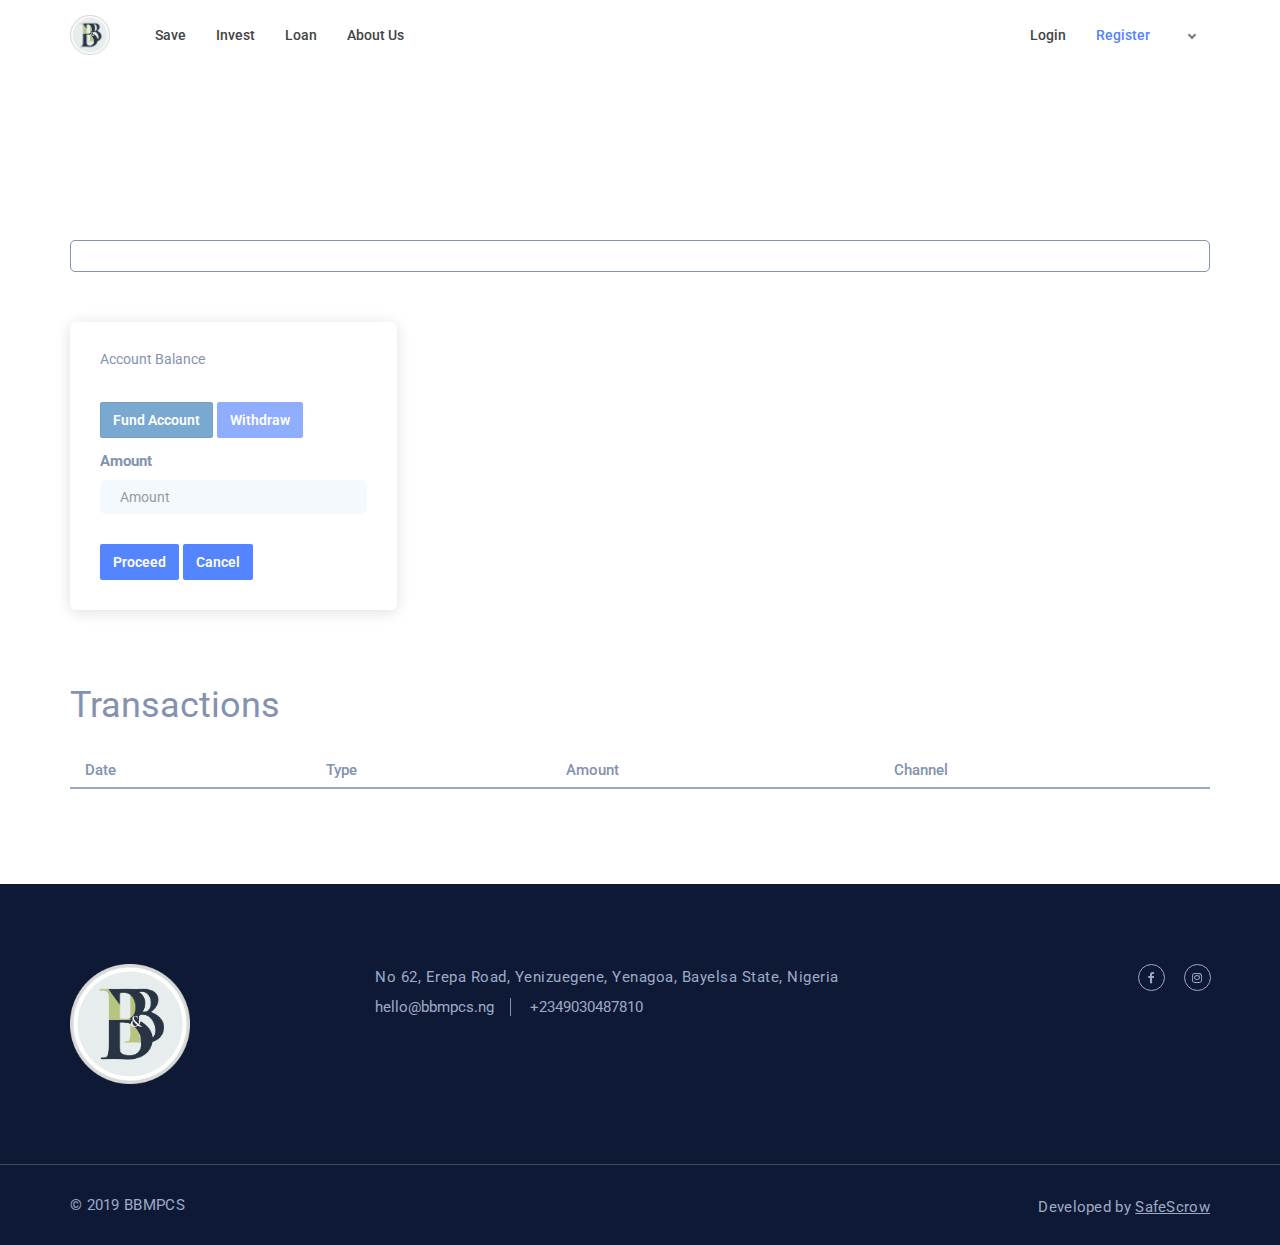
<file: public/dashboard/plan/index.html>
<!DOCTYPE html>
<!--[if lt IE 10]> <html  lang="en" class="iex"> <![endif]-->
<!--[if (gt IE 10)|!(IE)]><!-->
<html lang="en">
<!--<![endif]-->

<head>
  <!-- Global site tag (gtag.js) - Google Analytics -->
  <script async src="https://www.googletagmanager.com/gtag/js?id=G-3VBELC53BQ"></script>
  <script>
    window.dataLayer = window.dataLayer || [];
    function gtag() { dataLayer.push(arguments); }
    gtag('js', new Date());

    gtag('config', 'G-3VBELC53BQ');
  </script>
  <meta charset="utf-8">
  <meta http-equiv="X-UA-Compatible" content="IE=edge">
  <meta name="viewport" content="width=device-width, initial-scale=1">
  <title>Dashboard - BBMPCS</title>
  <meta name="description"
    content="Invest in Startups poised to grow. Join other investors in investing in businesses you believe in.">
  <script src="../../HTWF/scripts/jquery.min.js"></script>
  <link rel="stylesheet" href="../../HTWF/scripts/bootstrap/css/bootstrap.css">
  <script src="../../HTWF/scripts/script.js"></script>
  <link rel="stylesheet" href="../../HTWF/style.css">
  <link rel="stylesheet" href="../../HTWF/css/content-box.css">
  <link rel="stylesheet" href="../../HTWF/css/image-box.css">
  <link rel="stylesheet" href="../../HTWF/css/animations.css">
  <link rel="stylesheet" href="../../HTWF/css/components.css">
  <link rel="stylesheet" href="../../HTWF/scripts/flexslider/flexslider.css">
  <link rel="stylesheet" href="../../HTWF/scripts/magnific-popup.css">
  <link rel="stylesheet" href="../../HTWF/scripts/php/contact-form.css">
  <link rel="stylesheet" href="../../HTWF/scripts/social.stream.css">
  <link rel="icon" href="../../images/bbmpcs-logo.png">
  <link rel="stylesheet" href="../../skin.css">
  <link rel="stylesheet" href="../../HTWF/css/style.css">
</head>

<body>
  <div id="preloader"></div>
  <!--Begin Head Section-->
  <header class="fixed-top scroll-change" data-menu-anima="fade-bottom">
    <div class="navbar navbar-default mega-menu-fullwidth navbar-fixed-top" role="navigation">
      <div class="navbar navbar-main">
        <div class="container">
          <div class="navbar-header">
            <button type="button" class="navbar-toggle">
              <i class="fa fa-bars"></i>
            </button>
            <a class="navbar-brand" href="/">
              <img class="logo-default" src="../../images/bbmpcs-logo.png" alt="logo" />
              <img class="logo-retina" src="../../images/bbmpcs-logo.png" alt="logo" />
            </a>
          </div>
          <div class="collapse navbar-collapse">
            <div class="nav navbar-nav navbar-left">
              <ul class="nav navbar-nav">
                <li>
                  <a href="/save">Save</a>
                </li>
                <li>
                  <a href="/invest">Invest</a>
                </li>
                <li>
                  <a href="/loan">Loan</a>
                </li>
                <li>
                  <a href="/about-us">About Us</a>
                </li>
              </ul>
            </div>
            <div class="nav navbar-nav navbar-right">
              <ul class="nav navbar-nav">
                <li class="logged-out">
                  <a href="/login">Login</a>
                </li>
                <li class="logged-out active">
                  <a href="/register">Register</a>
                </li>
                <li class="logged-in dropdown">
                  <a class="dropdown-toggle" data-toggle="dropdown" role="button" href="#"><span
                      id="userDetails"></span> <span class="caret"></span></a>
                  <ul class="dropdown-menu multi-level">
                    <li><a href="/dashboard">Dashboard</a></li>
                    <li><a href="/dashboard/profile">Profile</a></li>
                    <li id="logout"><a href="/logout">Log Out</a></li>
                  </ul>
                </li>
              </ul>
            </div>
          </div>
        </div>
      </div>
    </div>
  </header>
  <!--End Head Section-->
  <!--Begin Main Section-->
  <div class="section-empty">
    <div class="container content">
      <div class="d-flex">
        <h2><span id="accountNumber"></span><br><small><span id="accountType"></span></small></h2>
      </div>
      <hr class="space m">
      <div class="alert" id="account-alert"></div>
      <hr class="space m">
      <div class="row">
        <div class="col-md-4">
          <div class="advs-box advs-box-multiple shadow-1">
            <div class="advs-box-content">
              <h5>Account Balance</h5>
              <h2 id="accountBalance"></h2>
              <button type="button" id="fundAccount" class="btn btn-primary loaded" disabled>Fund Account</button>
              <button class="btn btn-secondary loaded" disabled>Withdraw</button>
              <div style="padding-top: 10px;">
                <form id="fundForm" class="form-box form-ajax">
                  <div class="form-group">
                    <label for="accountType">Amount</label>
                    <input type="number" name="amount" id="amount" class="form-control form-value" placeholder="Amount"
                      required>
                  </div>
                  <input type="submit" value="Proceed" class="btn" id="fund-button">
                  <button type="button" class="btn" id="cancel-button">Cancel</button>
                </form>
              </div>
            </div>
          </div>
        </div>
      </div>
      <hr class="space">
      <h3>Transactions</h3>
      <hr class="space m">
      <table class="table">
        <thead>
          <tr>
            <th>Date</th>
            <th>Type</th>
            <th>Amount</th>
            <th>Channel</th>
          </tr>
        </thead>
        <tbody id="transactions">

        </tbody>
      </table>
    </div>
  </div>

  <div class="modal fade" id="fundAccount" tabindex="-1" role="dialog" aria-labelledby="fundAccountLabel"
    aria-hidden="true">
    <div class="modal-dialog" role="document">
      <div class="modal-content">
        <div class="modal-header">
          <h5 class="modal-title" id="fundAccountLabel">Modal title</h5>
          <button type="button" class="close" data-dismiss="modal" aria-label="Close">
            <span aria-hidden="true">&times;</span>
          </button>
        </div>
        <div class="modal-body">
          ...
        </div>
        <div class="modal-footer">
          <button type="button" class="btn btn-secondary" data-dismiss="modal">Close</button>
          <button type="button" class="btn btn-primary">Save changes</button>
        </div>
      </div>
    </div>
  </div>
  <!--End Main Section-->
  <!--Begin Footer Section-->
  <footer class="footer-base">
    <div class="content">
      <div class="container">
        <div class="row">
          <div class="col-md-3 footer-center text-left">
            <img width="120" src="../../images/bbmpcs-logo.png" alt="" />
          </div>
          <div class="col-md-6 footer-left text-left">
            <p>No 62, Erepa Road,
              Yenizuegene,
              Yenagoa,
              Bayelsa State,
              Nigeria</p>
            <div class="tag-row">
              <span>hello@bbmpcs.ng</span>
              <span>+2349030487810</span>
            </div>
          </div>
          <div class="col-md-3 footer-left text-right text-left-sm">
            <div class="btn-group social-group btn-group-icons">
              <a target="_blank" href="https://facebook.com/brassandbooks" data-social="share-facebook">
                <i class="fa fa-facebook text-xs circle"></i>
              </a>
              <a target="_blank" href="https://instagram.com/brassandbooks" data-social="share-instagram">
                <i class="fa fa-instagram text-xs circle"></i>
              </a>
              <!--<a target="_blank" href="#" data-social="share-google">
                        <i class="fa fa-google-plus text-xs circle"></i>
                    </a>
                    <a target="_blank" href="#" data-social="share-linkedin">
                        <i class="fa fa-linkedin text-xs circle"></i>
                    </a>-->
            </div>
          </div>
        </div>
      </div>
      <div class="row copy-row">
        <div class="col-md-12 copy-text">
          © 2019 BBMPCS <span>Developed by <a class="para" href="http://safescrow.com.ng/">SafeScrow</span></a>
        </div>
      </div>
    </div>
    <link rel="stylesheet" href="../../HTWF/scripts/font-awesome/css/font-awesome.css">
    <!-- <script src="../../HTWF/scripts/main.js"></script> -->
    <script async src="../../HTWF/scripts/bootstrap/js/bootstrap.min.js"></script>
    <script src="../../HTWF/scripts/imagesloaded.min.js"></script>
    <script src='../../HTWF/scripts/jquery.progress-counter.js'></script>
    <script src='../../HTWF/scripts/jquery.magnific-popup.min.js'></script>
    <script src="../../HTWF/scripts/smooth.scroll.min.js"></script>
    <script src="https://js.paystack.co/v1/inline.js"></script>
    <script>
      if (!user) {
        window.location = '/login';
      } else {
        $("#dashboard-title").text(`${userDetails.firstName}\'s`)
      }
      $("#fundForm").hide();
      $("#account-alert").hide();
      $(document).ready(() => {
        $("#fundAccount").on("click", () => {
          $("#fundForm").show();
        });

        $("#cancel-button").on("click", () => {
          $("#fundForm").hide();
        });

        // Fund Account
        $("#fundForm").on("submit", (e) => {
          e.preventDefault();
          $("#fund-button").attr("disabled", true);
          const amount = $("#amount").val() * 100;
          const accountNumber = urlParams.get("accountNumber");
          const { firstName, lastName, email, _id } = userDetails;

          const handler = PaystackPop.setup({
            key: 'pk_test_f43a22879c6fc019c06964197aeab3905fd3b64f',
            email,
            amount,
            currency: "NGN",
            metadata: {
              custom_fields: [
                {
                  display_name: "Account Number",
                  variable_name: "account_number",
                  value: accountNumber
                },
                {
                  display_name: "Account Name",
                  variable_name: "account_name",
                  value: firstName + " " + lastName
                },
                {
                  display_name: "User ID",
                  variable_name: "user_id",
                  value: _id
                }
              ]
            },
            callback: (response) => {
              $.ajax({
                url: apiUrl + "transaction",
                type: "POST",
                data: JSON.stringify({
                  transactionType: "credit",
                  amount: amount / 100,
                  accountNumber: accountNumber,
                  reference: response.reference,
                  channel: "Paystack"
                }),
                contentType: "application/json",
                headers: {
                  'Authorization': `Bearer ${user}`,
                },
                error: () => {
                  $("#account-alert").addClass("alert-danger");
                  $("#account-alert").removeClass("alert-success");
                  $("#account-alert").text("Error, please contact support");
                  $("#account-alert").show();
                  $("#fund-button").attr("disabled", false);
                }
              }).done(res => {
                console.log(res);

                $("#account-alert").addClass("alert-success");
                $("#account-alert").removeClass("alert-danger");
                $("#account-alert").text(`Account Successfully Funded. Transaction Reference: ${response.reference}, Your dashboard would be updated shortly.`);
                $("#account-alert").show();
                window.location.reload();
              });
              // window.location = "/dashboard";
            },
            onClose: function () {
              $("#account-alert").addClass("alert-danger");
              $("#account-alert").removeClass("alert-success");
              $("#account-alert").text("Transaction Cancelled");
              $("#account-alert").show();
              $("#fund-button").attr("disabled", false);
            }
          });
          handler.openIframe();
        });

        // Withdrawal
        
      });
    </script>
  </footer>
  <!--End Footer Section-->
</body>

</html>
</file>
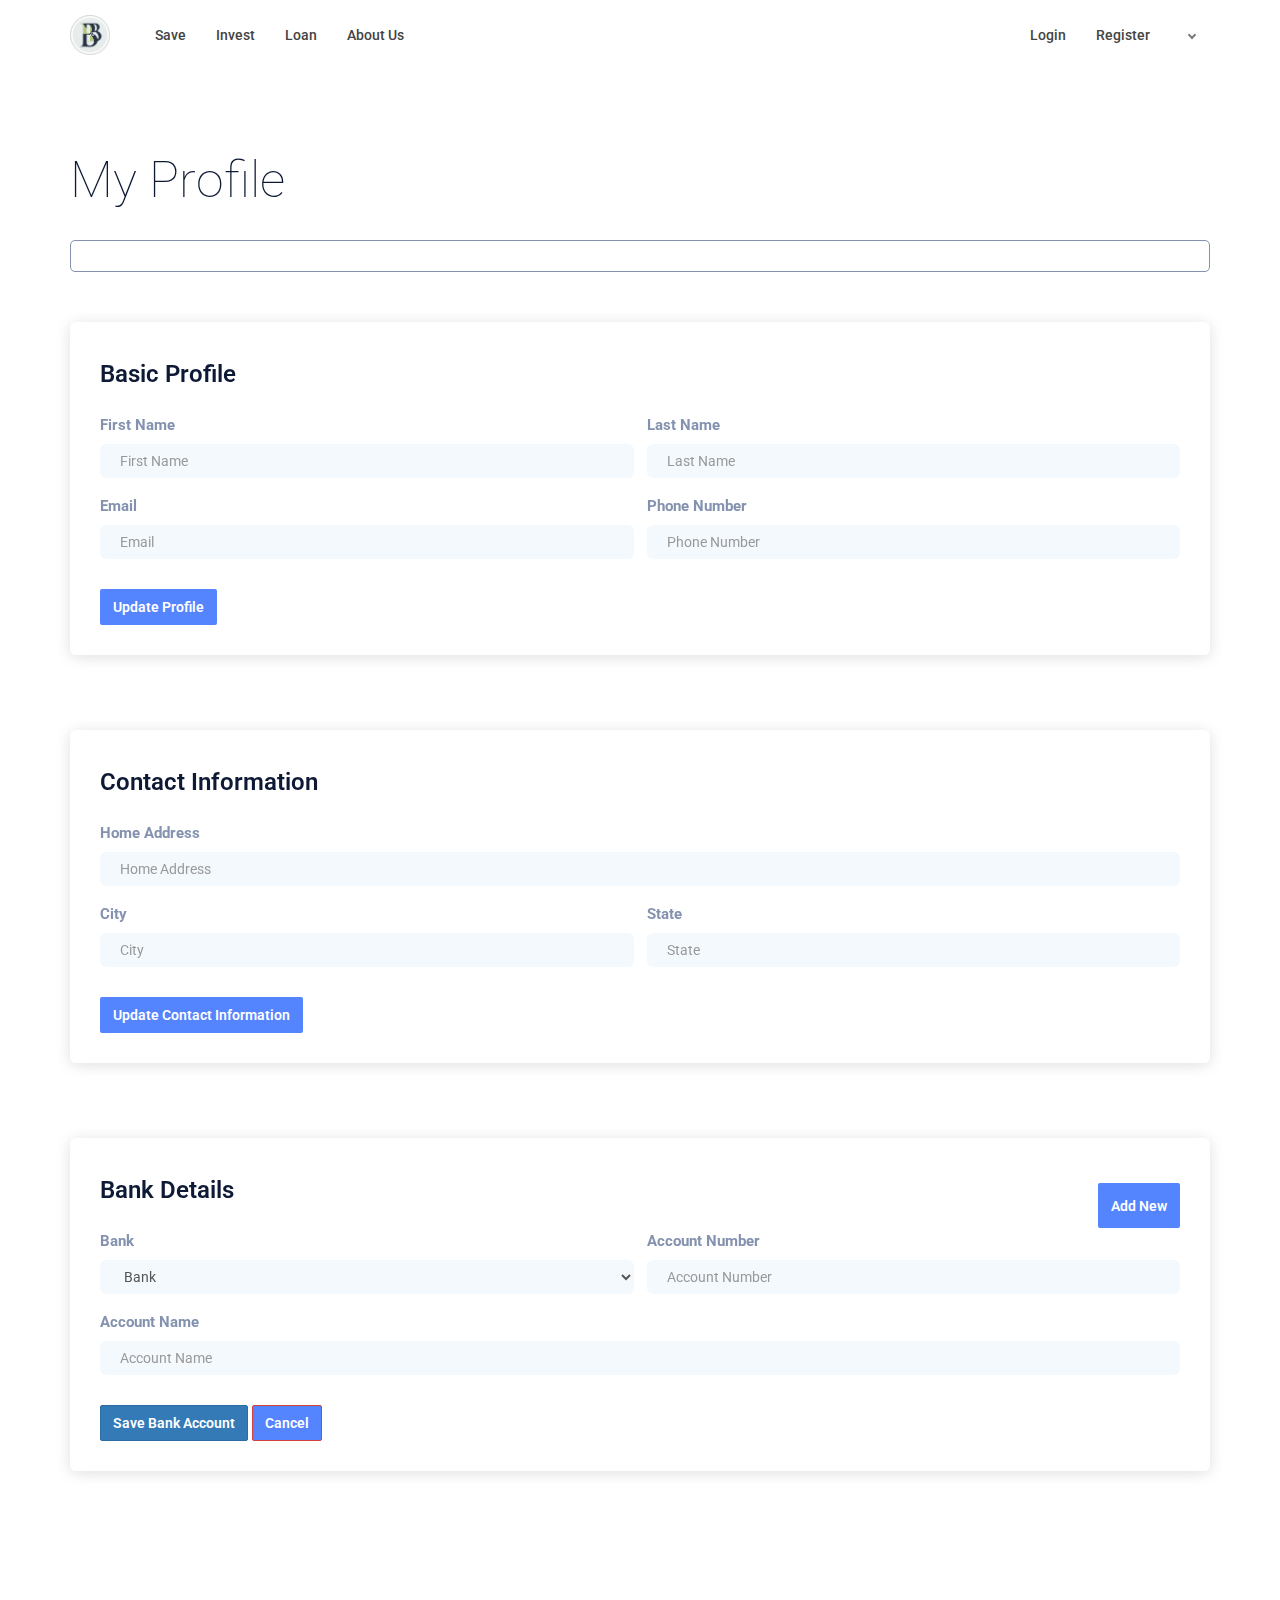
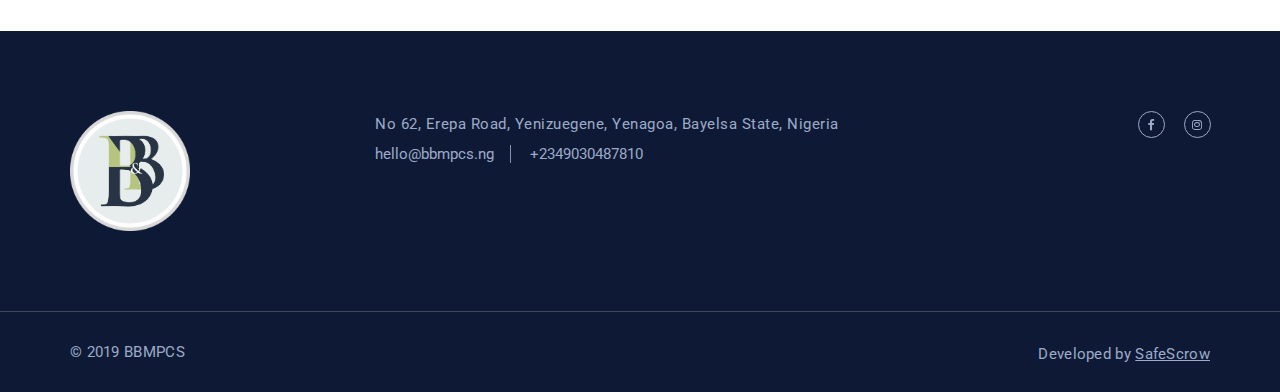
<file: public/dashboard/profile/index.html>
<!DOCTYPE html>
<!--[if lt IE 10]> <html  lang="en" class="iex"> <![endif]-->
<!--[if (gt IE 10)|!(IE)]><!-->
<html lang="en">
<!--<![endif]-->

<head>
  <meta charset="utf-8">
  <meta http-equiv="X-UA-Compatible" content="IE=edge">
  <meta name="viewport" content="width=device-width, initial-scale=1">
  <title>Profile - BBMPCS</title>
  <meta name="description"
    content="Invest in Startups poised to grow. Join other investors in investing in businesses you believe in.">
  <script src="../../HTWF/scripts/jquery.min.js"></script>
  <link rel="stylesheet" href="../../HTWF/scripts/bootstrap/css/bootstrap.css">
  <script src="../../HTWF/scripts/script.js"></script>
  <link rel="stylesheet" href="../../HTWF/style.css">
  <link rel="stylesheet" href="../../HTWF/css/content-box.css">
  <link rel="stylesheet" href="../../HTWF/css/image-box.css">
  <link rel="stylesheet" href="../../HTWF/css/animations.css">
  <link rel="stylesheet" href="../../HTWF/css/components.css">
  <link rel="stylesheet" href="../../HTWF/scripts/flexslider/flexslider.css">
  <link rel="stylesheet" href="../../HTWF/scripts/magnific-popup.css">
  <link rel="stylesheet" href="../../HTWF/scripts/php/contact-form.css">
  <link rel="stylesheet" href="../../HTWF/scripts/social.stream.css">
  <link rel="icon" href="../../images/bbmpcs-logo.png">
  <link rel="stylesheet" href="../../skin.css">
  <link rel="stylesheet" href="../../HTWF/css/style.css">
</head>

<body>
  <div id="preloader"></div>
  <!--Begin Head Section-->
  <header class="fixed-top scroll-change" data-menu-anima="fade-bottom">
    <div class="navbar navbar-default mega-menu-fullwidth navbar-fixed-top" role="navigation">
      <div class="navbar navbar-main">
        <div class="container">
          <div class="navbar-header">
            <button type="button" class="navbar-toggle">
              <i class="fa fa-bars"></i>
            </button>
            <a class="navbar-brand" href="/">
              <img class="logo-default" src="../../images/bbmpcs-logo.png" alt="logo" />
              <img class="logo-retina" src="../../images/bbmpcs-logo.png" alt="logo" />
            </a>
          </div>
          <div class="collapse navbar-collapse">
            <div class="nav navbar-nav navbar-left">
              <ul class="nav navbar-nav">
                <li>
                  <a href="/save">Save</a>
                </li>
                <li>
                  <a href="/invest">Invest</a>
                </li>
                <li>
                  <a href="/loan">Loan</a>
                </li>
                <li>
                  <a href="/about-us">About Us</a>
                </li>
              </ul>
            </div>
            <div class="nav navbar-nav navbar-right">
              <ul class="nav navbar-nav">
                <li class="logged-out">
                  <a href="/login">Login</a>
                </li>
                <li class="logged-out">
                  <a href="/register">Register</a>
                </li>
                <li class="logged-in dropdown">
                  <a class="dropdown-toggle" data-toggle="dropdown" role="button" href="#"><span
                      id="userDetails"></span> <span class="caret"></span></a>
                  <ul class="dropdown-menu multi-level">
                    <li><a href="/dashboard">Dashboard</a></li>
                    <li><a href="/dashboard/profile">Profile</a></li>
                    <li id="logout"><a href="/logout">Log Out</a></li>
                  </ul>
                </li>
              </ul>
            </div>
          </div>
        </div>
      </div>
    </div>
  </header>
  <!--End Head Section-->
  <!--Begin Main Section-->
  <div class="section-empty">
    <div class="container content">
      <div class="d-flex">
        <h2>My Profile</h2>
      </div>
      <hr class="space m">
      <div class="alert" id="profile-alert"></div>
      <hr class="space m">
      <div class="advs-box advs-box-multiple shadow-1">
        <div class="advs-box-content">
          <h4>Basic Profile</h4>
          <form class="form-box form-ajax" id="basic-form">
            <div class="row">
              <div class="col-md-6">
                <div class="form-group">
                  <label for="firstName">First Name</label>
                  <input type="text" name="firstName" id="firstName" class="form-control form-value"
                    placeholder="First Name">
                </div>
              </div>
              <div class="col-md-6">
                <div class="form-group">
                  <label for="firstName">Last Name</label>
                  <input type="text" name="lastName" id="lastName" class="form-control form-value"
                    placeholder="Last Name">
                </div>
              </div>
            </div>
            <div class="row">
              <div class="col-md-6">
                <div class="form-group">
                  <label for="email">Email</label>
                  <input type="email" name="email" id="email" class="form-control form-value" placeholder="Email"
                    inputmode="email" disabled>
                </div>
              </div>
              <div class="col-md-6">
                <div class="form-group">
                  <label for="phoneNumber">Phone Number</label>
                  <input type="tel" name="phoneNumber" id="phoneNumber" class="form-control form-value"
                    placeholder="Phone Number" inputmode="tel">
                </div>
              </div>
            </div>
            <input type="button" value="Update Profile" id="basic-button" class="btn">
          </form>
        </div>
      </div>
      <hr class="space">
      <div class="advs-box advs-box-multiple shadow-1">
        <div class="advs-box-content">
          <h4>Contact Information</h4>
          <form class="form-box form-ajax" id="contact-form">
            <div class="row">
              <div class="col-md-12">
                <div class="form-group">
                  <label for="address">Home Address</label>
                  <input type="text" name="address" id="address" class="form-control form-value"
                    placeholder="Home Address">
                </div>
              </div>
            </div>
            <div class="row">
              <div class="col-md-6">
                <div class="form-group">
                  <label for="city">City</label>
                  <input type="text" name="city" id="city" class="form-control form-value" placeholder="City">
                </div>
              </div>
              <div class="col-md-6">
                <div class="form-group">
                  <label for="state">State</label>
                  <input type="text" name="state" id="state" class="form-control form-value" placeholder="State">
                </div>
              </div>
            </div>
            <input type="button" value="Update Contact Information" id="basic-button" class="btn">
          </form>
        </div>
      </div>
      <hr class="space">
      <div class="advs-box advs-box-multiple shadow-1">
        <div class="advs-box-content">
          <div class="d-flex">
            <h4>Bank Details</h4>
            <button type="button" class="btn" id="new-bank">Add New</button>
          </div>
          <form class="form-box form-ajax" id="bank-form">
            <div class="row">
              <div class="col-md-6">
                <div class="form-group">
                  <label for="bank">Bank</label>
                  <select name="bank" id="bank" class="form-control form-value">
                    <option value="" disabled selected hidden>Bank</option>
                  </select>
                </div>
              </div>
              <div class="col-md-6">
                <div class="form-group">
                  <label for="accountNumber">Account Number</label>
                  <input type="number" name="accountNumber" id="accountNumber" class="form-control form-value"
                    placeholder="Account Number">
                </div>
              </div>
            </div>
            <div class="row">
              <div class="col-md-12">
                <div class="form-group">
                  <label for="address">Account Name</label>
                  <input type="text" name="accountName" id="accountName" class="form-control form-value"
                    placeholder="Account Name" disabled required>
                </div>
              </div>
            </div>
            <input type="button" value="Save Bank Account" id="bank-button" class="btn btn-primary">
            <input type="button" value="Cancel" id="cancel-button" class="btn btn-danger">
          </form>
        </div>
      </div>

    </div>
  </div>


  <!--End Main Section-->
  <!--Begin Footer Section-->
  <footer class="footer-base">
    <div class="content">
      <div class="container">
        <div class="row">
          <div class="col-md-3 footer-center text-left">
            <img width="120" src="../../images/bbmpcs-logo.png" alt="" />
          </div>
          <div class="col-md-6 footer-left text-left">
            <p>No 62, Erepa Road,
              Yenizuegene,
              Yenagoa,
              Bayelsa State,
              Nigeria</p>
            <div class="tag-row">
              <span>hello@bbmpcs.ng</span>
              <span>+2349030487810</span>
            </div>
          </div>
          <div class="col-md-3 footer-left text-right text-left-sm">
            <div class="btn-group social-group btn-group-icons">
              <a target="_blank" href="https://facebook.com/brassandbooks" data-social="share-facebook">
                <i class="fa fa-facebook text-xs circle"></i>
              </a>
              <a target="_blank" href="https://instagram.com/brassandbooks" data-social="share-instagram">
                <i class="fa fa-instagram text-xs circle"></i>
              </a>
              <!--<a target="_blank" href="#" data-social="share-google">
                        <i class="fa fa-google-plus text-xs circle"></i>
                    </a>
                    <a target="_blank" href="#" data-social="share-linkedin">
                        <i class="fa fa-linkedin text-xs circle"></i>
                    </a>-->
            </div>
          </div>
        </div>
      </div>
      <div class="row copy-row">
        <div class="col-md-12 copy-text">
          © 2019 BBMPCS <span>Developed by <a class="para" href="http://safescrow.com.ng/">SafeScrow</span></a>
        </div>
      </div>
    </div>
    <link rel="stylesheet" href="../../HTWF/scripts/font-awesome/css/font-awesome.css">
    <!-- <script src="../../HTWF/scripts/main.js"></script> -->
    <script async src="../../HTWF/scripts/bootstrap/js/bootstrap.min.js"></script>
    <script src="../../HTWF/scripts/imagesloaded.min.js"></script>
    <script src='../../HTWF/scripts/jquery.progress-counter.js'></script>
    <script src='../../HTWF/scripts/jquery.magnific-popup.min.js'></script>
    <script src="../../HTWF/scripts/smooth.scroll.min.js"></script>
    <script>
      if (!user) {
        window.location = '/login';
      } else {
        $("#dashboard-title").text(`${userDetails.firstName}\'s`)
      }
      $("#bank-form").hide();
      // Get Bank List
      $.ajax({
        url: "https://api.paystack.co/bank",
        method: "GET",
        headers: {
          authorization: "Bearer sk_test_2304a0f9fe06f61b7f9314f6c0dcd4296b76a06a"
        },
        contentType: "application/json"
      }).done(res => {
        const banks = res.data.map(bank =>
          `
          <option value="${bank.code}">${bank.name}</option>
        `);
        $("#bank").append(banks);
      });

      $(document).ready(() => {
        // Display Bank Form
        $("#new-bank").on("click", () => {
          $("#bank-form").show();
          $("#new-bank").attr("disabled", true);
        });
        // Hide Bank Form
        $("#cancel-button").on("click", () => {
          $("#bank-form").hide();
          $("#new-bank").attr("disabled", false);
        });

        // Basic Details from userDetails
        const { firstName, lastName, email, _id } = userDetails;
        $("#firstName").val(firstName);
        $("#lastName").val(lastName);
        $("#email").val(email);

        // Resolve Account Number
        $("#accountNumber").on("blur", () => {
          
          $.ajax({
            url: `https://api.paystack.co/bank/resolve?account_number=${$("#accountNumber").val()}&bank_code=${$("#bank").val()}`,
            method: "GET",
            headers: {
              authorization: "Bearer sk_test_2304a0f9fe06f61b7f9314f6c0dcd4296b76a06a"
            },
            contentType: "application/json"
          }).done(res => {
            console.log(res);
            
            $("#accountName").val(res.data.account_name);
          });
        })
      });
    </script>
  </footer>
  <!--End Footer Section-->
</body>

</html>
</file>
<file: public/HTWF/style.css>
/*
------------------------------------------------------------------
Table of contents

1. Global styles  [Row 126] 
2. Headers \ Menus [Row 427] 
3. Side menus [Row 1611] 
4. Footer [Row 2189] 
5. Titles [Row 2388] 
6. Templates [Row 2790] 
7. Components [Row 2991] 
8. Thypography [Row 4226] 
9. Sections [Row 4556] 
10. Skin white [Row 4806] 
11. Mobile / responsive [Row 4900] 
12. IE < 10 [Row 5803] 
-------------------------------------------------------------------

==============================
GENERAL
==============================
*/

body, .adv-img p, .caption-bottom p, .adv-circle .caption p, .advs-box p, .list-blog p {
    font-family: "Roboto",Helvetica,Arial,sans-serif;
    font-size: 15px;
    line-height: 1.42857143;
    color: #4C4C4C;
}

.text-color, .mi-menu ul li > a:before, .sidebar-nav .panel-item > span:before, i.icon, .block-infos .bd-day {
    color: #6A4D8F;
}

.bg-color {
    background-color: #6A4D8F;
}

#preloader {
    position: fixed;
    top: 0;
    left: 0;
    right: 0;
    bottom: 0;
    background-color: #fff;
    z-index: 99995;
}

    #preloader:after {
        content: '';
        width: 200px;
        height: 200px;
        position: absolute;
        left: 50%;
        top: 50%;
        background-image: url(images/assets/loader.gif);
        background-repeat: no-repeat;
        background-position: center;
        margin: -100px 0 0 -100px;
        z-index: 999999999999;
    }

.scroll-top-mobile {
    position: fixed;
    background: #fff;
    width: 40px;
    height: 40px;
    z-index: 995;
    right: 10px;
    bottom: 10px;
    text-align: center;
    cursor: pointer;
    padding: 15px 0;
    visibility: hidden;
    opacity: 0;
}

    .scroll-top-mobile.show {
        visibility: visible;
    }

.overflow-visble {
    overflow: visible !important;
}

img {
    max-width: 100%;
}

.form-control:focus {
    border-color: #9C9C9C;
    box-shadow: none;
}

.clear {
    clear: both;
    width: 100%;
}

.bg-cover {
    background-repeat: no-repeat;
    background-position: center center;
    background-size: cover;
}

.opacity-show {
    opacity: 1 !important;
}

a, [data-href] {
    cursor: pointer;
    outline: none;
    transition: all .5s;
}

    a[data-toggle], a[data-anima] {
        display: inline-block;
    }

body .row-1 {
    height: 25px !important;
}

body .row-2 {
    height: 50px !important;
}

body .row-3 {
    height: 75px !important;
}

body .row-4 {
    height: 100px !important;
}

body .row-5 {
    height: 125px !important;
}

body .row-6 {
    height: 150px !important;
}

body .row-7 {
    height: 175px !important;
}

body .row-8 {
    height: 200px !important;
}

body .row-9 {
    height: 225px !important;
}

body .row-10 {
    height: 250px !important;
}

body .row-11 {
    height: 275px !important;
}

body .row-12 {
    height: 300px !important;
}

body .row-13 {
    height: 325px !important;
}

body .row-14 {
    height: 350px !important;
}

body .row-15 {
    height: 375px !important;
}

body .row-16 {
    height: 400px !important;
}

body .row-17 {
    height: 425px !important;
}

body .row-18 {
    height: 450px !important;
}

body .row-19 {
    height: 475px !important;
}

body .row-20 {
    height: 500px !important;
}

body .row-21 {
    height: 750px !important;
}

body .row-22 {
    height: 1000px !important;
}

body .row-23 {
    height: 1250px !important;
}

/* 
==============================
TYPOGRAPHY
==============================


------------------------------
TAG ROW
------------------------------
*/

.tag-row {
    overflow: hidden;
    white-space: nowrap;
    text-overflow: ellipsis;
}

    .tag-row span {
        margin: 0 15px 0 0;
        color: #9C9C9C;
        white-space: nowrap;
        overflow: hidden;
        text-overflow: clip;
        border-right: 1px solid #CCC;
        padding-right: 16px;
    }

    .tag-row a {
        color: #9C9C9C;
    }

    .tag-row span:last-child {
        border-right: 0;
        margin-right: 0;
        padding-right: 0;
        margin-right: 0;
    }

    .tag-row span > span {
        display: block;
        margin: 5px 0;
        padding-right: 25px;
        font-weight: 400;
    }

    .tag-row i {
        padding-right: 10px;
        color: #919191;
    }

    .tag-row.cat {
        text-transform: uppercase;
        margin: 5px 0 10px 0;
    }

    .tag-row .tag-col {
        float: left;
        width: 50%;
        margin: 0;
        padding-right: 5px;
        font-weight: 600;
    }

    .tag-row > div {
        padding: 5px 0;
    }

    .tag-row.icon-row {
        position: relative;
    }

        .tag-row.icon-row span, .tag-row.icon-row-square span, .tag-row.icon-row-circle span {
            border-right: none;
        }

            .tag-row.icon-row span:after {
                position: relative;
                content: "/";
                color: rgba(210, 210, 210, 0.5);
                right: -16px;
            }

            .tag-row.icon-row-square span:after {
                content: "\25AA";
                right: -17px;
                position: relative;
            }

            .tag-row.icon-row-circle span:after {
                content: "\25CF";
                right: -17px;
                position: relative;
                font-size: 10px;
                top: -3px;
            }

    .tag-row span:last-child:after {
        display: none;
    }

/*
------------------------------
QUOTE
------------------------------
*/
p + .block-quote, .block-quote + p {
    margin-top: 25px;
}

.quote-author {
    font-style: italic;
    display: block;
    margin: 15px 0 0 0;
    font-size: 14px;
}

.block-quote.quote-1, .block-quote.quote-2 {
    font-size: 20px;
    font-weight: 300;
    padding-left: 80px;
    position: relative;
    text-align: left;
    line-height: 28px;
}

.block-quote.quote-2 {
    padding-right: 80px;
}

    .block-quote.quote-1:before, .block-quote.quote-2:before {
        content: "\f10e";
        font: normal normal normal 54px/1 FontAwesome;
        position: absolute;
        left: 2px;
        color: #ECECEC;
        right: 0;
        display: inline-block;
        text-align: left;
    }

    .block-quote.quote-2:before {
        content: "\f10d";
    }

    .block-quote.quote-2:after {
        content: "\f10e";
        font: normal normal normal 54px/1 FontAwesome;
        position: absolute;
        right: 13px;
        color: #ECECEC;
        margin-top: -67px;
    }

.block-quote.text-center {
    text-align: center;
}

/* 
------------------------------
SEPARATORS  
------------------------------
*/

hr.space {
    border: none !important;
    clear: both;
    height: 70px;
    margin: 0;
}

    hr.space.l {
        height: 50px;
    }

    hr.space.xs {
        height: 10px;
    }

    hr.space.s {
        height: 20px;
    }

    hr.space.m {
        height: 30px;
    }

span.space {
    width: 10px;
    display: inline-block;
}

hr.text-left {
    margin-left: 0 !important;
    margin-right: auto !important;
}

hr.text-right {
    margin-right: 0 !important;
    margin-left: auto !important;
}

hr.a {
    border-bottom: 1px solid #E0E0E0;
    width: 100%;
    height: 1px;
    max-width: 600px;
}

hr.b {
    border-top: 1px dotted #D4D4D4;
}

hr.c {
    border-top: 1px dashed #C7C7C7;
}

hr.d {
    background-position: center center;
    background: url(images/assets/gradient-line.png) no-repeat center;
    background-size: contain;
    border: none;
    height: 3px;
}

hr.d-dark {
    background-position: center center;
    background: url(images/assets/gradient-line-dark.png) no-repeat center;
    background-size: contain;
    border: none;
    height: 3px;
}

hr.e {
    max-width: 50px;
    width: 50px;
    border-top: 3px solid #5D5D5D;
}

.text-center > hr.e {
    margin: 15px auto;
}

hr.f-top, .hr-f-top {
    background: linear-gradient(to top,rgba(204,204,204,0.15) 0%,rgba(0,0,0,0) 100%);
    height: 18px;
    margin-bottom: 0;
    border-bottom: 1px solid #E4E4E4;
    border-top: none;
}

    hr.f-top.f-dark, .hr-f-top-dark {
        background: linear-gradient(to top,rgba(51,51,51,0.43) 0%,rgba(0,0,0,0) 100%);
    }

hr.f, .hr-f-bottom {
    height: 18px;
    margin-top: 0;
    border-top: 1px solid #E4E4E4;
    background: linear-gradient(to bottom,rgba(204,204,204,0.15) 0%,rgba(0,0,0,0) 100%);
}

    hr.f.f-dark, .hr-f-bottom-dark {
        background: linear-gradient(to bottom,rgba(51,51,51,0.43) 0%,rgba(0,0,0,0) 100%);
    }

.hr-f-top, .hr-f-top-dark, .hr-f-bottom, .hr-f-bottom-dark {
    height: auto;
}

hr.g {
    background: url(images/overlay/dotted.png) repeat;
    height: 18px;
    border: none;
}

hr.h {
    background: url(images/overlay/line-45.png) repeat;
    height: 18px;
    border: none;
}

hr.i {
    background: url(images/overlay/carbonio.png) repeat;
    height: 18px;
    border: none;
}

hr.mini {
    max-width: 200px;
}

hr.micro {
    max-width: 80px;
}

.white hr.h {
    background: url(images/overlay/line-45-white.png) repeat;
}

.white hr.g {
    background: url(images/overlay/dotted-white.png) repeat;
}

.white hr.i {
    background: url(images/overlay/carbonio-white.png) repeat;
}

/*
------------------------------
VARIOUS
------------------------------
*/

h1, .h1, h2, .h2, h3, .h3 {
    margin: 0 0 0 0;
}

.advs-box h3, .advs-box h2 {
    margin: 0 0 10px 0;
}

.dropcap {
    font-size: 50px;
    left: 0;
    line-height: 1;
    margin: 0 20px 10px 0;
    position: relative;
    float: left;
    font-style: normal;
}

.text-bold {
    font-weight: 700;
}

.text-black {
    font-weight: 900 !important;
}

.text-light {
    font-weight: 300;
}

.text-xs {
    font-size: 11px !important;
    line-height: 11px;
}

.text-s {
    font-size: 13px !important;
    line-height: 18px;
}

.text-m {
    font-size: 18px !important;
    line-height: 25px;
}

.text-l {
    font-size: 27px !important;
    line-height: 31px;
}

.text-xl {
    font-size: 50px !important;
    line-height: 50px;
}

.text-xxl {
    font-size: 110px !important;
    line-height: 110px;
}

/* 
==============================
LAYOUT
==============================

------------------------------
GENERIC
------------------------------
*/
.boxed-layout .navbar-fixed-top, .boxed-layout .navbar-fixed-top, .boxed-layout header, .boxed-layout .parallax-mirror, .boxed-layout .content-parallax, .boxed-layout footer,
.boxed-layout [class*="header-"], .boxed-layout #fullpage-main, .boxed-layout .container {
    max-width: 1200px;
    margin: 0 auto;
}

.boxed-layout.side-menu-container .container {
    max-width: 100%;
}

.boxed-layout .parallax-mirror {
    left: 50% !important;
    right: auto !important;
    transform: translateX(-50%) !important;
}

.boxed-layout .content-parallax {
    box-shadow: 0 0 2px rgba(0, 0, 0, 0.22);
}

body.boxed-layout {
    background: #efefef;
}

.boxed-layout .overlay-content .section-empty:not(.section-bg-color) {
    background: #fff !important;
}

.col-center {
    float: none !important;
    margin-left: auto !important;
    margin-right: auto !important;
    clear: both;
}

.fixed-bottom-area {
    position: fixed;
    text-align: center;
    bottom: 0;
    left: 0;
    right: 0;
    width: 100%;
    padding: 25px;
    background-color: rgba(0,0,0,0.42);
}

.box-middle-container {
    padding-top: 0 !important;
    padding-bottom: 0 !important;
}

.row.box-middle {
    margin-left: 0;
    margin-right: 0;
}

.no-margins, .no-margins .content {
    margin: 0 !important;
}

.no-paddings, .no-paddings .content {
    padding: 0 !important;
}

.no-paddings-x {
    padding-left: 0 !important;
    padding-right: 0 !important;
}

.no-paddings-y, .no-paddings-y .content {
    padding-top: 0 !important;
    padding-bottom: 0 !important;
}

@media (min-width:994px) {
    .no-padding-bottom, .no-padding-bottom .content {
        padding-bottom: 0 !important;
    }
}

div > p:last-child {
    margin-bottom: 0;
}

/*
------------------------------
VERTICAL AND PRPORZIONAL ROW
------------------------------
*/
.vertical-row.row, .vertical-row > .row {
    display: flex !important;
    align-items: center;
}

.section-two-blocks > .vertical-row.row {
    align-items: initial;
}

.middle-content, .middle-content > .row, .middle-content > .row > div {
    display: flex !important;
    align-items: center;
    justify-content: center;
    flex-direction: column;
}

    .middle-content.text-left, .middle-content.text-left > .row, .middle-content.text-left > .row > div {
        justify-content: flex-start;
    }

        .middle-content.text-left, .middle-content.text-left > .row, .middle-content.text-left > .row > div {
            align-items: baseline;
        }

.row.vertical-row:not(.box-middle) {
    margin-left: -15px;
    margin-right: -15px;
}

.vertical-row > div {
    padding: 0;
}

.row.vertical-row > div {
    padding-left: 15px;
    padding-right: 15px;
}

.proporzional-row:not(.hc_column_cnt), .proporzional-row > .row {
    display: flex;
}

    .proporzional-row > *:not(.row), .proporzional-row > .row > * {
        flex: 1 1 auto;
    }

    .proporzional-row .flexslider, .proporzional-row .hc_image_slider_cnt, .proporzional-row .flexslider div, .proporzional-row .flexslider .slides, .proporzional-row .img-box,
    .proporzional-row > div > .advs-box, [class*="row-"].grid-item > div, .grid-item > .row > div, .proporzional-row .google-map, .proporzional-row > .row > div > .row,
    .proporzional-row .hc_google_map_cnt, [class*="row-"] .flexslider, [class*="row-"] .flexslider div, [class*="row-"] .flexslider .slides, [class*="row-"] .row,
    [class*="row-"] li .img-box, .proporzional-row .hc_content_box_cnt, .proporzional-row > .row > div > .row > div > .advs-box, .proporzional-row > .row > div > .row > div > .adv-img,
    .proporzional-row > .row > div > .row > .hc_image_box_cnt {
        height: 100%;
        display: block;
    }

.clear-proporzional, .clear-proporzional *:not(hr) {
    height: auto !important;
}

[class*="row-"]:not(.one-row-list) .col-md-12 {
    max-height: 100%;
    overflow: hidden;
}

[class*="row-"]:not(.one-row-list) > .row > [class*="col-md-"], [class*="row-"]:not(.one-row-list) > .row > div > .img-box {
    height: 100%;
}

/*
------------------------------
BOXED AND BOXED INVERSE
------------------------------
*/
@media (min-width:993px) {
    [class*="boxed"].col-md-2:not(.no-margins) {
        width: calc(16.66666667% - 30px);
    }

    [class*="boxed"].col-md-3:not(.no-margins) {
        width: calc(25% - 30px);
    }

    [class*="boxed"].col-md-4:not(.no-margins) {
        width: calc(33.33333333% - 30px);
    }

    [class*="boxed"].col-md-5:not(.no-margins) {
        width: calc(41.66666667% - 30px);
    }

    [class*="boxed"].col-md-6:not(.no-margins) {
        width: calc(50% - 30px);
    }

    [class*="boxed"].col-md-7:not(.no-margins) {
        width: calc(58.33333333% - 30px);
    }

    [class*="boxed"].col-md-8:not(.no-margins) {
        width: calc(66.66666667% - 30px);
    }

    [class*="boxed"].col-md-9:not(.no-margins) {
        width: calc(75% - 30px);
    }

    [class*="boxed"].col-md-10:not(.no-margins) {
        width: calc(83.33333333% - 30px);
    }

    [class*="boxed"].col-md-11:not(.no-margins) {
        width: calc(91.66666667% - 30px);
    }

    [class*="boxed"].col-md-12:not(.no-margins) {
        width: calc(100% - 30px);
    }

    .grid-item > [class*="boxed"], .grid-item > [class*="boxed-inverse"], .maso-item > [class*="boxed"], .maso-item > [class*="boxed-inverse"] {
        width: 100% !important;
    }
}

.base-box.boxed, .base-box.boxed-inverse, .boxed-inverse, [class*="col-md-"].boxed, [class*="col-md-"].boxed-inverse, .grid-box > .grid-item.boxed-inverse, .row.vertical-row > div.boxed-inverse, .row.vertical-row > div.boxed {
    border-style: none !important;
    padding: 25px 25px 25px 25px;
}

[class*="col-md-"].boxed, [class*="col-md-"].boxed-inverse {
    margin: 0 15px;
}

.grid-item > .boxed-inverse, .grid-item > .boxed {
    margin: 0;
    width: 100%;
}

[class*="col-md-"].boxed-inverse, .boxed-inverse, .fixed-area.boxed-inverse {
    background-color: #f5f5f5;
}

.section-bg-color [class*="col-md-"].boxed-inverse, .fixed-area.boxed-inverse {
    background-color: #fff;
}

[class*="col-md-"].boxed {
    background-color: #444;
}

.grid-item.boxed-inverse {
    margin-top: 15px;
    height: calc(100% - 109px);
}


/* 
==============================
HEADER - MENU 
==============================

------------------------------
GLOBAL
------------------------------
*/

header {
    line-height: 1.42857143;
    z-index: 995;
}

    header form.navbar-form {
        margin: 0 0 0 0;
    }

.nav li:hover > ul, .nav li:hover > .mega-menu, .side-menu li:hover .panel, .side-menu li .panel:hover {
    display: block;
}

header .btn-default, header .btn, header .anima-button.circle-button, header .input-group .btn:not(.btn-border) {
    background-color: #FAFAFA;
    color: #797979;
}

    header .btn-default:hover, header .circle-button:hover {
        border-color: #D2D2D2;
        background-color: #e6e6e6;
    }

.navbar-default .navbar-nav > li > a, .mega-menu h5 {
    color: #444;
}

.nav > li.dropdown > a {
    padding-right: 25px;
}

header .navbar-right > * {
    float: left;
}

    header .navbar-right > *:not(li) {
        padding-right: 15px;
        padding-left: 15px;
    }

header.hamburger-header {
    width: auto;
}

.navbar-brand img {
    transition: all .3s;
    max-height: 100%;
}

.navbar-brand.scroll-show.showed {
    display: table-cell !important;
}

.navbar-brand .logo-retina, .brand .logo-retina, .logo-retina {
    display: none !important;
}

@media (-webkit-min-device-pixel-ratio: 2) and (min-width: 994px), (min-resolution: 192dpi) and (min-width: 994px) {
    .navbar-brand .logo-retina, .brand .logo-retina, .logo-retina {
        display: block !important;
    }

    .navbar-brand .logo-default, .brand .logo-default, .logo-default {
        display: none !important;
    }
}

.navbar-default .navbar-nav > li > a .caret {
    margin-left: 5px;
}


.navbar-right ul ul ul.dropdown-menu {
    left: 100%;
}

.wide-area .container {
    width: 100% !important;
}

header .custom-area {
    padding: 0 15px;
}

header .input-group input, header .btn-default, header .input-group .input-group-btn a {
    border-color: #EAEAEA;
}

    header .input-group input:focus, header .btn-default:focus {
        border-color: #EAEAEA;
    }

.navbar-right img {
    max-height: 41px;
    margin: 5px auto;
}

.input-group button {
    color: #444;
    font-weight: 400;
    font-size: 13px;
}

header .social-group a i.fa {
    padding: 5px 8px;
    margin-top: 3px;
    width: 30px;
    height: 30px;
    line-height: 22px;
    text-align: center;
    color: #505050;
}

.dropdown-menu .fa-ul .divider {
    margin: 10px 0 10px -27px;
    opacity: 1 !important;
    background-color: rgba(138, 138, 138, 0.15) !important;
}

header > .navbar {
    margin-bottom: 0;
    border: none;
    border-bottom: 1px solid #E4E4E4;
    transform: translate3d(0px, 0px, 0px);
}

.navbar-main, .nav.inner {
    background-color: #FFFFFF;
    margin-bottom: 0;
    border: none;
}

    .navbar-main .btn-search {
        margin-top: 7px;
    }

.bg-menu {
    background-repeat: no-repeat;
    background-position: bottom right;
}

.navbar-brand.center {
    text-align: center;
    width: 100%;
    width: calc(100% - 30px);
}

    .navbar-brand.center > img {
        display: inline-block;
    }

.scroll-show, .scroll-hide.hidden {
    display: none !important;
}

    .scroll-show.showed {
        display: block !important;
    }

.full-width-menu {
    border-bottom: 1px solid rgba(0,0,0,0.15);
    background-color: #FFFFFF;
}

    .full-width-menu .nav {
        border: none;
        border-radius: 0;
        margin: 0;
        float: none;
    }

        .full-width-menu .nav.inner > li > a i.caret, .full-width-menu .dropdown-menu li a i.caret, .full-width-menu .nav.inner .dropdown-menu > li > a, .full-width-menu .nav.inner .dropdown-menu > li > a:hover {
            color: #696969 !important;
        }

div.full-width-menu .inner .dropdown-submenu:hover > a:after, div.full-width-menu .inner .dropdown-submenu > a:after {
    border-left-color: #696969 !important;
}



.full-width-menu .dropdown-submenu:hover > a:after {
    border-left-color: inherit !important;
}

.fixed-top {
    height: 52px;
}

.navbar-nav > li:hover > a, .navbar-default .navbar-nav > li > a:hover, .dropdown > li:hover > a, .dropdown-menu ul > li:hover > a, .subline-bar li:hover, .sidebar-nav ul a:hover, .panel-item > span:hover, .sidebar-nav .panel-item > span:hover, .bg-transparent li.active {
    color: #171717;
    background: rgba(199,199,199,0.15);
}

.navbar-brand {
    margin-right: 15px;
}

.search-box-menu {
    display: inline-block;
}

.search-box input[type="text"] {
    width: 100% !important;
    max-width: 1140px;
    margin: auto;
    border-color: #EAEAEA;
    background-color: white;
    display: block;
}

.search-box input[type="submit"] {
    position: absolute;
    right: 0;
    top: 50%;
    width: auto;
}

.search-box {
    position: absolute;
    z-index: 95;
    display: none;
    margin: 60px 0 0 0;
    left: 0;
    right: 0;
}

header .scroll-css .search-box {
    background-color: #fff !important;
}

.navbar-social {
    margin: 7px 0 0 0;
}

    .navbar-social .social-group a {
        margin: 0;
    }

.navbar-big {
    background-color: #FDFDFD;
    border-bottom: 1px solid rgb(228,228,228);
    margin-bottom: 0;
}

    .navbar-big .navbar-nav > .active > a, .navbar-big .navbar-nav > li > a:hover {
        color: #555;
        background-color: #F7F7F7;
    }

.nav.nav-right > li {
    float: right;
}

.hamburger-button {
    color: #636363;
    font-size: 30px;
    padding: 4px 15px;
    display: inline-block;
}

    .hamburger-button i {
        color: #636363;
    }

    .hamburger-button:hover {
        color: #6A4D8F;
    }

    .hamburger-button.active {
        color: #6D6D6D;
        text-shadow: 0 -1px 0 #080808;
    }

.hamburger-header .hamburger-button.active {
    margin-left: 250px;
}

.hamburger-menu {
    visibility: hidden;
    opacity: 0;
}

.container > .hamburger-button {
    padding-left: 0;
    padding-right: 0;
}

.hamburger-button > span {
    font-size: 13px;
    transform: translateY(-7px);
    display: inline-block;
}

/*
------------------------------
TOP SECTION - MINI
------------------------------
*/
.navbar-mini {
    background-color: #f8f8f8;
    color: #7B7B7B;
    font-size: 12px;
    border-bottom: 1px solid rgb(228,228,228);
}

    .navbar-mini .navbar-left span:first-child {
        padding-left: 0;
    }

    .navbar-mini span {
        padding: 0 7px;
    }

        .navbar-mini span i {
            margin-right: 7px;
        }

    .navbar-mini hr {
        width: 1px;
        background-color: #BEBEBE;
        margin: 0 0 -2px 0;
        display: inline-block;
        height: 12px;
        padding: 0;
    }

.minisocial-group {
    float: right;
}

    .minisocial-group i {
        font-size: 15px;
        line-height: 33px !important;
        padding-top: 1px;
        display: block !important;
        float: left;
        color: rgb(183,183,183);
        cursor: pointer;
        border-right: 1px solid #DBDBDB;
        width: 35px;
        text-align: center;
    }

    i.first, .minisocial-group a:first-child i {
        border-left: 1px solid rgb(219,219,219);
    }

.navbar-mini .navbar-left {
    padding-top: 10px;
}

.navbar-mini .form-control {
    border-radius: 0;
    box-shadow: none;
    border-style: none;
    background: rgb(248,248,248);
}

    .navbar-mini .form-control.focus {
        background: rgba(152,152,152,0.11) !important;
    }

.navbar-mini .navbar-form {
    float: right;
    padding: 0 15px 0 0;
    margin: 0;
}

.navbar-mini .input-group-btn, .navbar-mini .input-group .input-group-btn {
    padding: 0;
    border: none;
}

.navbar-mini .input-group-addon i {
    color: #555;
}

.navbar-mini .navbar-form .btn-default {
    border-style: none;
    background: #F7F7F7;
    border-radius: 0;
    border-left: 1px solid rgb(231,231,231);
    border-right: 1px solid #E7E7E7;
    color: #999999;
}

/*
------------------------------
DROPDOWN
------------------------------
*/
.dropdown-submenu {
    position: relative;
}

    .dropdown-submenu > .dropdown-menu {
        top: 0;
        left: 100%;
        margin-top: 0;
        box-shadow: 5px 4px 7px rgba(0,0,0,0.1);
        border-top-left-radius: 0;
        border-bottom-left-radius: 0;
    }

.dropdown-menu > li > a {
    padding: 10px 20px;
}

header .dropdown-submenu > .dropdown-menu {
    top: -1px;
}

.dropdown-submenu:hover > .dropdown-menu {
    display: block;
}

.dropdown-submenu > a:after {
    float: right;
    margin-top: 5px;
    margin-right: -5px;
    transform: rotate(45deg) !important;
}

.dropdown-submenu:hover > a:after {
    border-left-color: #7E7E7E;
}

.dropdown-submenu.pull-left {
    float: none;
}

    .dropdown-submenu.pull-left > .dropdown-menu {
        left: -100%;
        margin-left: 10px;
        -webkit-border-radius: 6px 0 6px 6px;
        -moz-border-radius: 6px 0 6px 6px;
        border-radius: 6px 0 6px 6px;
    }

.dropdown .caret {
    border: none;
    margin-top: -26px;
}

/*
------------------------------
MEGA DROPDOWN
------------------------------
*/
.mega-menu .col, .side-menu .panel .col {
    display: table-cell;
    vertical-align: top;
    min-width: 230px;
    padding: 0 25px;
}

.mega-menu {
    min-width: 250px;
    padding: 25px 5px;
}

    .mega-menu a {
        color: #636363;
        padding-left: 5px;
        display: block;
        white-space: nowrap;
    }

    .mega-menu .fa-ul .fa-li, li.panel-item .fa-li {
        color: #694E94;
    }

    .mega-menu.bg-menu {
        min-width: 400px;
    }

    .mega-menu .nav-tabs li {
        white-space: nowrap;
        margin-bottom: 0 !important;
        border-radius: 0;
    }

    .mega-menu h5 {
        margin-top: 5px;
        min-height: 15px;
    }

    .mega-menu.dropdown-menu {
        overflow: hidden;
    }

.mega-menu-fullwidth > li {
    position: static !important;
}

    .mega-menu-fullwidth > li.dropdown {
        position: relative !important;
    }

        .mega-menu-fullwidth > li.dropdown.mega-dropdown {
            position: static !important;
        }

.mega-menu-fullwidth, .navbar.mega-menu-fullwidth .container, header .navbar-main > .container {
    position: relative;
}

    .mega-menu-fullwidth .mega-dropdown {
        position: static !important;
    }

div.mega-menu-fullwidth .mega-dropdown .mega-menu {
    width: 100%;
    width: calc(100% - 30px);
    margin: 0 15px;
}

.wide-area.navbar.mega-menu-fullwidth .mega-dropdown .mega-menu {
    width: calc(100% - 30px);
}

.mega-menu .fa-ul.no-icons {
    margin-left: 1px;
}

.mega-menu .col > h5:first-child {
    margin-top: 0;
}

/*
------------------------------
TRANSPARENT
------------------------------
*/
.error404 header.menu-transparent.bg-transparent .navbar {
    background: #565656 !important;
}

.bg-transparent li.active, .bg-transparent li:hover {
    background: rgba(199,199,199,0.05);
}

header.menu-transparent.scroll-css .subline-bar {
    background-color: #F9F9F9 !important;
}

header.menu-transparent {
    height: 0 !important;
    position: absolute;
    left: 0;
    right: 0;
    top: 0;
}

.menu-transparent.scroll-css .navbar-nav.subheader-bootstrap .sub {
    color: #848484;
}

.bg-transparent .icon-menu li i {
    color: #F9F9F9 !important;
}

.side-menu-header.bg-transparent .side-menu li a {
    border-top: 1px solid rgba(231,231,231,0.38);
    color: #FFF;
}

.side-menu-header.bg-transparent .side-menu ul {
    background-color: #444;
}

header.menu-transparent.bg-transparent .navbar {
    border: none;
    background: rgba(0, 0, 0, 0.1) !important;
}

header.bg-transparent .navbar-mini .navbar-form .btn-default, header.bg-transparent input, header.bg-transparent .fa, header.bg-transparent button, header.bg-transparent .social-group a i.fa {
    background: none !important;
    background-color: rgba(0,0,0,0) !important;
    border-color: rgba(158,158,158,0.39) !important;
    color: #E4E4E4;
}

header.bg-transparent > .navbar {
    background-color: rgba(0,0,0,0.41) !important;
    border-radius: 0;
}

header.menu-transparent.scroll-css > .navbar {
    background: #FFF !important;
}

.bg-transparent, .bg-transparent .navbar-nav a {
    background-color: rgba(0,0,0,0) !important;
}

    .menu-transparent.bg-transparent .navbar-nav > li > a:hover, .bg-transparent .navbar-nav .active > a, header.menu-transparent .navbar-default {
        background-color: rgba(0,0,0,0) !important;
    }

.menu-transparent:not(.scroll-css) .navbar-nav > li.dropdown:hover {
    border-radius: 0;
}

header.bg-transparent .navbar-default .navbar-nav > li > a, header:not(.scroll-css) .navbar-default .navbar-nav > .active:hover > a {
    transform: translateY(0px);
    transition: transform .3s;
    color: #E4E4E4;
}


/*
------------------------------
MINIMAL DESIGN
------------------------------
*/
.nav.ms-minimal, .nav.ms-minimal li:hover, .navbar-default .navbar-nav.ms-minimal > .open > a, .navbar-default .navbar-nav.ms-minimal > .open > a:hover, .navbar-default.ms-minimal .navbar-nav > .open > a:focus {
    background: none !important;
    border: none !important;
}

    .nav.ms-minimal li a {
        border-bottom: 2px solid rgba(248,248,248,0);
        letter-spacing: .5px;
        font-weight: 600;
    }

    .nav.ms-minimal .dropdown ul li > a {
        border-right: 1px solid rgba(0,0,0,0);
    }

    .nav.ms-minimal .dropdown-menu > li > a:hover {
        background-color: #FDFDFD !important;
    }

    .nav.ms-minimal > li.active > a {
        background: none !important;
        border-bottom-color: #6A4D8F;
    }

    .nav.ms-minimal > li:hover > a {
        background: none;
        border-bottom-color: #6A4D8F;
    }

.ms-minimal ul li > a, .ms-minimal ul ul li > a, .ms-minimal ul li > span {
    border-right: 2px solid rgba(248,248,248,0);
    border-radius: 0;
}

.ms-minimal li.active > a {
    background: none !important;
}

.ms-minimal li:hover > a, .ms-minimal li:hover > span {
    border-right-color: #6A4D8F;
    border-radius: 0 !important;
}

.ms-minimal li:hover {
    background: none;
}

.nav.ms-minimal > li .dropdown-menu {
    border-radius: 0;
    background-color: #FFF;
    border: 1px solid rgba(255,255,255,0);
}


/*
------------------------------
LANGUAGE MENU
------------------------------
*/
header .navbar-right > .lan-menu {
    padding-right: 0;
}

.lan-menu a img {
    margin: -2px 5px 0 0;
}

.lan-menu li a {
    text-transform: uppercase;
    color: #5F5F5F;
}

    .lan-menu li a span {
        padding: 0;
    }

.lan-menu ul.dropdown-menu {
    min-width: 80px;
    width: 100%;
}

.navbar-mini .lan-menu {
    float: right;
    height: 34px;
    width: auto;
}

    .navbar-mini .lan-menu li {
        height: 34px;
    }

        .navbar-mini .lan-menu li a {
            padding: 8px 15px;
        }

    .navbar-mini .lan-menu ul.dropdown-menu {
        padding-top: 0;
    }

.lan-menu ul li a {
    padding: 10px 15px;
}

/*
------------------------------
SHOP MENU
------------------------------
*/
.shop-menu-cnt > i {
    font-size: 18px;
    line-height: 50px;
    cursor: pointer;
}

.shop-menu-cnt:hover .shop-menu {
    display: block;
    visibility: visible;
    opacity: 1;
}

.shop-menu-cnt .shop-menu {
    z-index: 90;
    position: absolute;
    top: 50px;
    right: -16px;
    width: 320px;
    text-align: center;
    background-color: #fff;
    transition: all .4s ease;
    box-shadow: 0 2px 5px rgba(0, 0, 0, 0.3);
    opacity: 0;
    visibility: hidden;
}

.shop-cart li {
    cursor: pointer;
}

    .shop-cart li img {
        width: 65px;
        height: 40px;
        margin: 0;
        float: left;
    }

.shop-cart .cart-item .cart-content {
    padding-left: 100px;
    text-align: left;
}

.shop-menu-cnt .cart-total {
    display: block;
    text-align: left;
    padding: 8px 16px;
    margin: 0;
    overflow: hidden;
    font-size: 14px;
}

.shop-cart {
    list-style: none;
    padding: 0;
    margin: 0;
}

    .shop-cart .cart-item {
        height: 70px;
        padding: 15px;
        transition: all .3s;
    }

        .shop-cart .cart-item:hover {
            background: none;
            padding-left: 20px;
        }

.shop-menu .cart-buttons {
    text-align: left;
    padding: 15px;
}

.shop-menu-cnt .cart-count {
    background-color: #000;
    top: 50%;
    margin-top: -5px;
    right: -11px;
    width: 20px;
    height: 20px;
    display: block;
    position: absolute;
    z-index: 95;
    font-size: 11px;
    line-height: 17px;
    text-align: center;
    border-radius: 50%;
    color: #fff;
    font-weight: 600;
}

.shop-menu-empty .shop-menu, .wc-backward {
    display: none !important;
}

/*
------------------------------
BIG LOGO
------------------------------
*/
.navbar-big-logo .navbar-brand {
    position: relative;
    top: -36px;
    padding: 0;
    margin-left: 0 !important;
    margin-right: 0;
}

.navbar-big-logo.navbar-fixed-top .container.scroll-css .navbar-brand {
    top: 0 !important;
}

.navbar-big-logo .navbar-mini .container {
    padding-left: 197px;
    min-height: 35px;
}

.navbar-big-logo .navbar-brand img {
    max-height: inherit;
}

.navbar-big-logo .navbar-header {
    max-height: 30px;
}

/* 
------------------------------
MIDDLE BOX
------------------------------
*/
.navbar-main.middle-box-menu {
    padding-bottom: 41px;
}

header.scroll-css .middle-box-menu {
    padding-bottom: 0 !important;
}

.box-menu-inner .icon-box i {
    color: #636363;
}

.box-menu-inner {
    position: absolute !important;
    left: 50%;
    margin-left: -585px;
    z-index: 95;
}

    .box-menu-inner > .row {
        background-color: #FBFBFB;
        margin: 0;
        height: 80px;
        padding: 15px 0;
        border: 1px solid #E8E8E8;
    }

    .box-menu-inner .icon-box {
        margin: 0;
    }

/* 
------------------------------
SUBLINE
------------------------------
*/
.subline-bar {
    background-color: #F9F9F9;
    position: absolute;
    width: 100%;
    box-shadow: 0 2px 3px rgba(0,0,0,0.21);
    z-index: 995;
}

    .subline-bar li:hover {
        background: rgba(222,221,221,0.5);
        border-radius: 0;
    }

    .subline-bar ul {
        margin: 0;
        padding: 0;
        display: none;
    }

        .subline-bar ul li {
            float: left;
            list-style: none;
            padding: 5px 15px;
            cursor: pointer;
        }

    .subline-bar a {
        color: #676767;
        font-size: 13px;
        text-decoration: none !important;
    }

header.fixed-top .subline-bar {
    position: fixed;
    margin-top: 85px;
}

header.fixed-top.scroll-css .subline-bar {
    margin-top: 50px;
}

.menu-right .subline-bar ul {
    float: right;
}

/*
------------------------------
SUBTITLE
------------------------------
*/
.navbar-nav.subheader-bootstrap .sub {
    font-size: 11px;
    display: block;
    color: #848484;
    white-space: nowrap;
    overflow: hidden;
    font-weight: 400;
}

.navbar-nav.subheader-bootstrap li {
    text-align: left;
}

.subtitle-header .navbar-main .navbar-form, .subtitle-header .navbar-main .navbar-social {
    padding: 10px 15px;
}

.subtitle-header .lan-menu li a {
    padding-top: 25px;
    padding-bottom: 25px;
}

.subtitle-header .search-box {
    margin: 80px 0 0 0;
}

.subtitle-header .btn-search {
    margin-top: 17px;
}

/*
------------------------------
INNER MENU
------------------------------
*/
.navbar.navbar-inner {
    min-height: inherit;
}

.navbar-inner .navbar-toggle {
    max-width: 100%;
    padding: 5px 10px;
    color: #696969;
    cursor: pointer;
    text-align: left;
}

.nav.inner > li {
    float: left;
}

    .nav.inner > li > a {
        color: #444;
        cursor: pointer;
    }

        .nav.inner > li > a:focus {
            background: none;
        }

.nav.inner li:hover {
    background: none;
}

.nav.inner, .navbar-inner .navbar-toggle {
    margin: 5px 0;
    float: none;
}

    .navbar-inner .navbar-toggle:hover {
        background-color: #EEE;
    }

    .navbar-inner .navbar-toggle span {
        font-size: 13px;
        margin: 0 15px;
        line-height: 28px;
    }

    .navbar-inner .navbar-toggle i {
        font-size: 14px;
        margin-top: 3px;
    }

.navbar-inner .navbar-collapse {
    padding: 0;
}

.navbar-inner .navbar-toggle i:last-child, .navbar-header .hamburger-button {
    float: right;
}

.navbar-inner li > a > i.fa {
    margin-right: 0;
}

.nav.inner > li > a:hover, .nav.inner:not(.ms-rounded) > li.active, .nav.inner.ms-rounded > li.active a {
    background-color: #f5f5f5;
}

.nav.inner.ms-rounded {
    background: none !important;
    border: none;
    margin: -5px 0;
}

    .nav.inner.ms-rounded li a {
        line-height: 10px;
        padding: 10px 15px;
        border: 1px solid #9C9C9C;
        border-radius: 35px;
        margin-right: 10px;
        cursor: pointer;
        font-size: 12px;
        letter-spacing: .5px;
        color: #585858;
        font-weight: 600;
    }

    .nav.inner.ms-rounded.over > li {
        padding-bottom: 15px;
    }

    .nav.inner.ms-rounded .dropdown-menu li, .nav.inner .dropdown-menu li a {
        border: none;
        border-radius: 0;
        margin-right: 0;
    }

        .nav.inner.ms-rounded .dropdown-menu li a {
            padding: 3px 20px;
            line-height: 1.42857143;
        }

    .nav.inner.ms-rounded .dropdown-menu {
        border-radius: 10px;
        padding-top: 8px;
        padding-bottom: 8px;
    }

/*
------------------------------
MIDDLE AND TOP LOGO
------------------------------
*/
.nav-center .scroll-show.showed {
    display: inline-block !important;
}

.navbar-main.navbar-middle li.scroll-show.showed {
    display: inline-block !important;
}

.navbar-main.navbar-middle .collapse > ul.nav {
    text-align: center;
    float: none;
}

.navbar-main.navbar-middle .navbar-header {
    display: none;
}

.navbar-main.navbar-middle ul.nav > li {
    float: none;
    display: inline-block;
}

.navbar-middle .navbar-brand.center {
    height: auto;
    margin: 15px 0;
    display: block;
}

.navbar-middle .navbar-collapse {
    position: relative;
}

.navbar-middle .navbar-right {
    position: absolute;
    right: 0;
    top: 0;
}

header.menu-top-logo:not(.scroll-css) .navbar-main.navbar-middle ul.navbar-nav {
    margin-left: 0 !important;
}

.nav-center, .nav-center ul {
    float: none;
    text-align: center;
}

.nav-center {
    width: 100%;
    max-width: 100%;
}

.nav.nav-center > li {
    float: none;
    display: inline-block;
}

.nav-center .dropdown-menu li {
    display: block;
    text-align: left;
}

/* 
------------------------------
ICON MENU
------------------------------
*/
.icon-menu .navbar-collapse ul.nav > li > a i {
    margin-right: 10px;
    font-size: 40px;
    height: 60px;
    width: 60px;
    line-height: 60px;
    vertical-align: middle;
}

.icon-menu:not(.icon-menu-top) ul.nav > li > a i {
    width: auto;
    margin-right: 10px;
}

.icon-menu .navbar-collapse ul.nav i.onlycover {
    background-size: contain;
    background-repeat: no-repeat;
}

.icon-menu:not(.icon-menu-top) .navbar-collapse ul.nav i.onlycover {
    width: 60px !important;
    display: inline-block;
}

.icon-menu .navbar-collapse ul.nav > a {
    padding: 10px 15px;
}

header .icon-top.nav > li > a i {
    display: block;
    text-align: center;
    font-size: 34px !important;
    padding-bottom: 5px;
    margin: 0 auto !important;
    height: 36px;
    width: 40px !important;
    line-height: 40px;
}

.icon-menu .icon-top > li > a {
    text-align: center;
}


@media (min-width:769px) {
    header.fixed-top.scroll-css .icon-menu .navbar-collapse ul.nav > li > a > i {
        font-size: 25px !important;
        height: 25px;
        line-height: 25px;
        transition: all .3s;
    }

    header.fixed-top.scroll-css .icon-menu:not(.icon-menu-top) .navbar-collapse ul.nav i.onlycover {
        width: 25px !important;
    }
}

.icon-menu .navbar-brand {
    height: 90px;
}

.icon-menu-top .navbar-brand {
    height: 110px;
}

.icon-top > li > .dropdown-toggle > .caret {
    display: none;
}

.icon-menu.icon-menu-top .nav.navbar-right {
    margin-top: 30px;
}

.icon-menu .navbar-main .nav.navbar-right {
    margin-top: 20px;
}

.scroll-css .icon-menu.icon-menu .nav.navbar-right {
    margin-top: 2px;
}

.scroll-css .icon-menu.icon-menu-top .nav.navbar-right {
    margin-top: 12px;
}

header.scroll-css .icon-menu .navbar-brand {
    height: 55px;
    padding: 5px 15px 5px 15px;
    transition: all .3s;
}

header.scroll-css .icon-menu-top .navbar-brand {
    height: 75px;
}

header.scroll-css .icon-top .icon-menu .navbar-brand {
    height: 75px;
}
/* 
------------------------------
SIDE MENU 
------------------------------
*/
.side-menu .panel .col {
    padding: 86px 25px 0 0;
}

    .side-menu .panel .col:last-child {
        padding-right: 0;
    }

.side-menu .col .fa-li {
    line-height: 33px;
}

.side-menu-center {
    top: 50%;
    transform: translateY(-50%);
    position: relative;
}

.side-menu-container, .side-menu-container #fullpage-main, .side-menu-container .footer-parallax {
    padding-left: 250px;
}

    .side-menu-container .fullpage-varrow .arrow {
        padding-left: 250px;
    }

.side-menu .arrow {
    float: right;
    line-height: 1.42857;
    font-weight: 400;
}

.side-menu .glyphicon.arrow:before {
    content: "\e079";
}

.side-menu .active > a > .glyphicon.arrow:before {
    content: "\e114";
}

.side-menu-fixed .scroll-content, .side-menu .scroll-content {
    height: 100%;
    padding-bottom: 5px;
    padding-right: 0;
}

.side-menu-fixed .top-area {
    padding: 15px 0;
}

.side-menu-header.navbar-fixed-top .navbar-header {
    display: block;
}

.side-menu .fa.arrow:before {
    transform: rotate(45deg);
}

.side-menu .active > a > .fa.arrow:before {
    content: "\f107";
}

.side-menu .ion.arrow:before {
    content: "\f3d2";
}

.side-menu .active > a > .ion.arrow:before {
    content: "\f3d0";
}

.side-menu .plus-minus, .side-menu .plus-times {
    float: right;
    line-height: 20px;
    font-weight: 400;
}

.side-menu .fa.plus-times:before {
    content: "\f067";
}

.side-menu .active > a > .fa.plus-times {
    -webkit-transform: rotate(45deg);
    -ms-transform: rotate(45deg);
    transform: rotate(45deg);
}

.side-menu .fa.plus-minus:before {
    content: "\f067";
}

.side-menu .active > a > .fa.plus-minus:before {
    content: "\f068";
}

.side-menu .collapse {
    display: none;
}

    .side-menu .collapse.in, .side-menu li.active > ul {
        display: block;
    }

.side-menu ul {
    background-color: #FBFBFB;
}

    .side-menu ul ul {
        background-color: #F5F5F5;
    }

.side-menu .collapsing {
    position: relative;
    height: 0;
    overflow: hidden;
    -webkit-transition-timing-function: ease;
    transition-timing-function: ease;
    -webkit-transition-duration: .35s;
    transition-duration: .35s;
    -webkit-transition-property: height,visibility;
    transition-property: height,visibility;
}

.mi-menu .sidebar-nav {
    border: 1px solid #E0E0E0;
    height: 100%;
}

.sidebar-nav li ul li a {
    padding-right: 20px !important;
}

header.side-menu-lateral .sidebar-nav li ul li a, .sidebar-nav li.panel-item ul li a {
    padding-right: 20px !important;
}

.side-menu-lateral .slimScrollBar {
    visibility: hidden;
}

.menu-left .sidebar-nav li ul li a {
    padding-right: 0 !important;
    padding-left: 30px !important;
}

.sidebar-nav ul {
    padding: 0;
    margin: 0;
    list-style: none;
}

.sidebar-nav a, .sidebar-nav a:hover, .sidebar-nav a:focus, .sidebar-nav a:active {
    outline: none;
}

ul.side-menu {
    display: block;
    padding: 1px 0;
}

    ul.side-menu li:first-child {
        margin-top: -1px;
    }

.sidebar-nav ul li, .sidebar-nav ul a, .sidebar-nav .panel-item > span {
    display: block;
    cursor: pointer;
}



.sidebar-nav .panel-item ul ul {
    background: none;
}

.mi-menu ul li > a, .sidebar-nav .panel-item > span {
    padding: 10px 20px;
    color: #616161;
}

.side-menu-fixed .mi-menu nav {
    border: none;
    background: none;
    height: auto;
}

.side-menu li.divider {
    height: 1px;
    margin: 5px 0;
    overflow: hidden;
    background-color: #e5e5e5;
}

.mi-menu .sidebar-nav ul li:first-child > a {
    border-top: none;
}

.mi-menu .sidebar-nav ul ul a {
    padding: 10px 30px;
    border-radius: 0;
}

header.side-menu-lateral .mi-menu .sidebar-nav ul ul a, .mi-menu .sidebar-nav li.panel-item ul li a {
    padding: 10px 20px;
}

.sidebar-nav ul ul a:hover, .sidebar-nav ul ul a:active {
    background-color: rgba(0,0,0,0.03);
}

.sidebar-nav-item {
    padding-left: 5px;
}

.post-template-default .sidebar-cnt, .page-template-default .sidebar-cnt, .footer-parallax-container .comments-cnt, .footer-parallax-container .footer-parallax-container {
    background-color: #fff;
}

.sidebar-cnt .comments-cnt > .container {
    width: 100%;
}

.side-menu ul a {
    border-color: #DADADA;
    font-weight: 400;
}

.side-menu ul ul a {
    border-color: #E4E4E4;
}

.side-menu-fixed {
    width: 250px;
    height: 100%;
    position: fixed;
    top: 0;
    left: 0;
    z-index: 99995;
    background-color: #FFFFFF;
    border-right: 1px solid #e7e7e7;
    box-shadow: 1px 0 2px rgba(0,0,0,0.05);
}

    .side-menu-fixed .brand {
        text-align: center;
        display: block;
        padding: 25px 5px;
    }

    .side-menu-fixed .bottom-area {
        position: absolute;
        bottom: 20px;
        padding: 20px 0;
        width: 100%;
        text-align: center;
    }

    .side-menu-fixed .social-group {
        margin: 15px;
        display: block;
    }

        .side-menu-fixed .social-group a {
            display: inline-block;
        }

    .side-menu-fixed .bottom-area p {
        margin: 5px;
        color: #7B7B7B;
        font-size: 12px;
    }

    .side-menu-fixed .panel {
        min-width: 250px;
        height: 100% !important;
        position: fixed;
        top: 0;
        bottom: 0;
        margin-left: -1px;
        left: 250px;
        background-color: #FBFBFB;
        border-left: 1px solid #E7E7E7;
        border-right: 1px solid #E7E7E7;
        box-shadow: 5px 2px 10px rgba(0,0,0,0.06);
        padding: 25px;
        z-index: 90;
    }

.panel-item .panel .fa-ul {
    display: block;
    position: static;
    padding-left: 27px;
}

    .panel-item .panel .fa-ul li a {
        padding: 0;
        padding: 6px 2px;
    }

.side-menu-fixed .panel ul, .sidebar-nav .panel ul li.active {
    background: none !important;
}

.side-menu-fixed .panel > ul.collapse {
    display: block;
    margin-left: -25px;
    margin-right: -25px;
}

navbar-fixed-top .side-menu-fixed .brand {
    display: none;
}

*[data-menu-anima] .panel-item .panel ul {
    opacity: 1;
}

.side-menu-header > .navbar {
    display: none;
}

    .side-menu-header > .navbar.navbar-fixed-top {
        display: block;
    }

.sm {
    padding-left: 250px;
}

.side-menu .active {
    background-color: #FBFBFB;
    font-weight: 600;
}

.side-menu ul .active {
    background-color: rgba(243,243,243,0.8);
}

    .side-menu ul .active > a {
        font-weight: 600;
    }

*[data-spy="scroll"] .side-menu li.active > ul, .scroll-spy-menu li.active > ul {
    height: auto !important;
}

.slimScrollBar-menu .slimScrollBar {
    opacity: 0 !important;
}

.sidebar-nav.scroll-content, .sidebar.scroll-content {
    padding-right: 0;
}

@media (min-width:993px) {
    .side-menu-lateral .side-menu li:hover > ul {
        display: block !important;
        height: auto !important;
        z-index: 1000;
        visibility: visible;
        box-shadow: 4px 2px 5px rgba(0,0,0,0.07);
        border: 1px solid #DEDEDE;
    }

    .side-menu-lateral .side-menu li {
        position: relative;
        font-weight: 400;
    }

    .side-menu-lateral .side-menu > li:not(.panel-item) ul {
        position: absolute;
        left: 100%;
        top: 0;
        min-width: 200px;
        display: none;
        border: 1px solid #F1F1F1;
        height: initial !important;
    }

    .side-menu-lateral li:hover > ul, .side-menu-lateral .side-menu > li:not(.panel-item):hover > ul, .side-menu-lateral .side-menu > li:not(.panel-item) > ul > li:hover > ul {
        display: block;
    }

    .side-menu-lateral .panel > ul {
        position: static;
    }

    .side-menu-lateral .panel-item .panel ul ul {
        background: none;
        border: none !important;
        box-shadow: none !important;
    }

    .side-menu-lateral .slimScrollDiv, .side-menu-lateral .mi-menu nav {
        overflow: visible !important;
    }

    .navbar-header .hamburger-button, .side-menu-header .navbar-header .navbar-brand {
        display: none;
    }
}

.side-menu.ms-simple li:hover {
    opacity: 0.7;
}

.side-menu.ms-simple li a {
    border: none;
    font-size: 12px;
    letter-spacing: 1px;
    font-weight: 600;
    text-transform: uppercase;
    background: none !important;
}

.side-menu.ms-simple {
    padding: 0;
}

.side-menu i {
    width: 25px;
    color: #616161;
}

.side-menu li.open ul {
    display: block;
}

/* 
==============================
FOOTER 
==============================
*/

.footer-parallax-container .header-title:after {
    background: none;
}

footer {
    background-color: #F5F5F5;
    position: relative;
    z-index: 1;
    margin-top: 0 !important;
}

    footer h4, footer h5, footer h6 {
        margin-top: 0;
    }

.footer-base hr {
    margin-left: 0;
}

.footer-bg {
    height: 330px;
    padding: 15px 0;
    background-position: center top;
}

    .footer-bg .footer-center {
        border: none;
        margin-top: 0;
    }

footer .container {
    padding: 35px 15px;
}

.footer-bg .copy-row .copy-text {
    letter-spacing: 1px;
}

.footer-1 {
    text-align: justify;
}

footer .social-group i {
    color: #4C4C4C;
}

.copy-row .col-md-12 {
    text-align: center;
}

.footer-list a {
    display: block;
    border-bottom: 1px solid rgba(117,117,117,0.1);
    color: #464646;
    padding-bottom: 5px;
    margin-bottom: 5px;
}

.copy-row hr {
    margin: 10px 15px 15px 15px;
}

.copy-row .copy-text {
    font-size: 12px;
    line-height: 20px;
}

.copy-row .nav {
    float: right;
    display: block;
    width: inherit;
    margin: 0 -15px 0 0;
}

.footer-minimal .container {
    text-align: center;
}

footer .social-group a {
    margin: 0 5px;
    display: inline-block;
}

footer .social-group {
    float: none;
    margin-bottom: 15px;
}

.footer-left {
    text-align: left;
}

.footer-right {
    text-align: right;
}

.footer-center {
    text-align: center;
}

footer .content {
    overflow: hidden;
}

footer.footer-parallax .content {
    margin-top: 0;
}

footer.footer-center .content {
    border-top: 1px solid #E2E2E2;
    background-color: white;
}

.footer-center .footer-main {
    margin: 20px;
    font-size: 13px;
}

.footer-center .copy-row {
    margin-top: 15px;
    color: #757575;
    padding: 10px;
}

.footer-minimal .copy-row {
    padding: 10px;
}

.footer-center .footer-title {
    color: #4C4C4C;
    margin-bottom: 20px;
    font-weight: 600;
}

.footer-parallax {
    position: fixed;
    bottom: 0;
    left: 0;
    right: 0;
    z-index: -121;
    height: 320px;
    padding-top: 20px;
    opacity: 0;
}

    .footer-parallax .container {
        padding-top: 30px;
    }

.footer-parallax-container {
    min-height: 500px;
    position: relative;
    z-index: 1;
    box-shadow: 0 0 30px -5px rgba(58,58,58,0.72);
    margin-bottom: 290px;
}

.overlay-content .footer-parallax {
    position: static;
}

.footer-parallax .copy-text {
    float: none;
}

/* 
==============================
BACKGROUND PATTERNS
==============================
*/
.bg-overlay {
    background-repeat: repeat;
    width: 100%;
    height: 100%;
}

    .bg-overlay.video {
        position: absolute;
        top: 0;
        bottom: 0;
        z-index: 3;
        background-color: rgba(0,0,0,0.25);
    }

    .bg-overlay.dotted {
        background-image: url(images/overlay/dotted.png);
    }

    .bg-overlay.line-45 {
        background-image: url(images/overlay/line-45.png);
    }

    .bg-overlay.carbonio {
        background-image: url(images/overlay/carbonio.png);
    }

    .bg-overlay.tile {
        background-image: url(images/overlay/tile.png);
    }

    .bg-overlay.points {
        background-image: url(images/overlay/points.png);
    }

    .bg-overlay.transparent-dark {
        background-color: rgba(0,0,0,0.51);
    }

    .bg-overlay.transparent-light {
        background-color: rgba(255,255,255,0.7);
    }

    .bg-overlay.squares {
        background-image: url(images/overlay/squares.png);
    }

    .bg-overlay.tv {
        background-image: url(images/overlay/tv.gif);
        opacity: .1;
    }

.overlay-container, .bg-gradient-container {
    position: relative;
    overflow: hidden;
}

    .overlay-container .bg-overlay, .background-page > .bg-overlay, .bg-gradient-container .bg-gradient {
        position: absolute;
        top: 0;
        bottom: 0;
        z-index: 1;
        transform: translate3d(0,0,0);
    }

.overlay-content {
    position: relative;
    z-index: 9;
}
/* 
==============================
TEMPLATES
==============================

------------------------------
BACKGROUND IMAGE 
------------------------------
*/
.background-page {
    left: 0;
    top: 0;
    bottom: 0;
    right: 0;
    height: 100%;
    width: 100%;
    z-index: 0;
    position: fixed;
    overflow: hidden;
    background-size: cover;
    background-position: center center;
}

    .background-page .flexslider {
        background-color: rgba(0,0,0,0) !important;
        height: 100%;
        margin: 0;
        z-index: 0;
    }

        .background-page .flexslider .slides > li, .background-page .flexslider .slides, .full-screen-size .layer-parallax, .full-screen-title .layer-parallax, .full-screen-title .videobox {
            height: 100% !important;
        }

    .background-page iframe {
        border-style: none;
    }

iframe {
    border: none;
}

.background-page video {
    width: 100%;
    bottom: 0;
    top: 0;
}

/*
==============================
TITLES
==============================

------------------------------
GLOBAL
------------------------------
*/
.title .title-content h1, .title .title-content .breadcrumb {
    margin-top: 0;
    text-transform: inherit;
}

.header-title:after {
    content: '';
    position: absolute;
    right: 0;
    top: 0;
    bottom: 0;
    z-index: -120;
    left: 0;
    height: 100%;
}

.header-title, .header-animation {
    text-align: center;
    height: 350px;
    background-position: center center;
    background-size: cover;
    overflow: hidden;
    position: relative;
}

.menu-transparent + .header-title {
    height: 420px;
}

    .menu-transparent + .header-title .title-base {
        padding-top: 50px;
    }

@media (max-width: 1650px) {
    .parallax-side-cnt .parallax-slider {
        width: auto !important;
        height: auto !important;
        left: 50% !important;
        transform: translate3d(0px, 0px, 0px) translateX(-50%) !important;
    }
}

.header-title .breadcrumb.b, .header-slider .breadcrumb.b, .header-video .breadcrumb.b, .header-animation .breadcrumb.b {
    text-align: center;
    margin-top: 40px;
    margin-bottom: 0;
}

    .header-title .breadcrumb.b a, .header-video .breadcrumb.b a, .header-video .breadcrumb.b a, .header-animation .breadcrumb.b a, .header-slider .breadcrumb.b a {
        color: #585858;
    }

.header-title.white .breadcrumb a, .header-video.white .breadcrumb a, .header-video.white .breadcrumb a, .header-base.white .breadcrumb a,
.header-animation.white .breadcrumb a, .header-slider.white .breadcrumb a, .menu-transparent .navbar-nav.subheader-bootstrap .sub {
    color: #E4E4E4;
}

.header-title.full-screen-title {
    position: relative;
    padding-top: 0;
}

.header-slider .overlaybox, .header-video .overlaybox, .section-bg-video .overlaybox, .section-slider .overlaybox {
    position: absolute;
    z-index: 95;
    width: 100%;
    top: 0;
    text-align: center;
}

.header-slider, .header-video, .header-title {
    overflow: hidden;
    position: relative;
}

.full-screen-title .overlaybox {
    top: 50% !important;
    position: absolute;
    width: 100%;
    z-index: 9;
}

/*
------------------------------
BASE
------------------------------
*/
.header-base {
    min-height: 150px;
    padding-top: 20px;
    padding-bottom: 40px;
    margin-top: 0;
    background-color: #6F6F6F;
    border-bottom: 1px solid #E6E6E6;
}

    .header-base:not(.bg-cover) {
        background-color: #353535;
        color: #fff;
    }

        .header-base:not(.bg-cover) p {
            color: rgba(255, 255, 255, 0.85);
        }

    .header-base h1, .header-base.header-bar h1 {
        margin-top: 20px;
    }

    .header-base .bar {
        height: 35px;
    }

    .header-base.header-bar {
        padding-top: 0;
    }

        .header-base.header-bar h2 {
            color: #828282;
        }

div.header-base.header-bar .breadcrumb.b a {
    color: #828282;
}

.header-base hr {
    width: 100%;
    position: relative;
}

.header-base .breadcrumb {
    margin-top: 20px;
}

/*
------------------------------
IMAGE
------------------------------
*/
@keyframes ken-burn-in {
    0% {
        transform: scale(1.2);
    }

    100% {
        transform: scale(1);
    }
}

.parallax-mirror.ken-burn img {
    animation: ken-burn-in 13s;
    transform-origin: bottom left;
    transform: scale(1.2);
}

.parallax-mirror.ken-burn-center img {
    animation: ken-burn-in 10s;
    transform: scale(1.2);
}

.parallax-mirror.ken-burn-out img {
    transform-origin: bottom left;
    transform: scale(1.1) !important;
    transition: transform 10s;
}

.header-parallax {
    z-index: 2;
    height: 350px;
}

.layer-parallax {
    left: 0;
    top: 0;
    overflow: hidden;
    margin: 0;
    padding: 0;
    height: 500px;
    width: 100%;
    z-index: -1;
    position: fixed !important;
}

.header-parallax img {
    width: 100%;
}

.full-screen-title.header-parallax {
    padding-top: 0;
    z-index: 0;
}

/*
------------------------------
SLIDER
------------------------------
*/
.header-slider .flex-control-nav {
    bottom: 10px;
    z-index: 95;
}



.header-slider .flex-control-paging li a {
    background: rgba(171,171,171,0.5);
}

    .header-slider .flex-control-paging li a.flex-active {
        background: rgba(181,181,181,0.9);
    }

/*
------------------------------
VIDEO
------------------------------
*/
.header-video .layer-parallax {
    height: 600px;
}

.header-video {
    height: 350px;
    overflow: hidden;
}

.videobox {
    position: absolute;
    height: 350px;
    overflow: hidden;
    width: 100%;
    z-index: 1;
}

    .videobox .mobile-poster {
        display: none;
        height: 180px;
        background-size: cover;
        background-repeat: no-repeat;
        background-position: center center;
    }

    .videobox video {
        width: 100%;
    }

    .videobox iframe {
        width: 200%;
        margin-left: -50%;
        margin-top: -15%;
        height: 200%;
        position: absolute;
        left: 0;
    }

*::--webkit-media-controls-play-button, *::-webkit-media-controls-start-playback-button, *::-webkit-media-controls-panel {
    display: none !important;
    -webkit-appearance: none;
}

.header-video .overlaybox {
    overflow: hidden;
}

/*
------------------------------
ANIMATION
------------------------------
*/
.header-animation:not(.section-bg-animation) .title-base {
    margin-top: 100px;
}

.header-animation .anima-layer {
    position: absolute;
    top: auto;
    left: 0;
    width: 100%;
    min-width: 900px;
    min-height: 612px;
    overflow: hidden;
    z-index: 3;
}

[data-parallax].header-animation .anima-layer {
    top: 0;
}

.header-animation .clouds-1 {
    background: rgba(0,0,0,0) url(images/assets/clouds_1.png) 100px 30px repeat-x;
}

.header-animation .clouds-2 {
    background: rgba(0,0,0,0) url(images/assets/clouds_2.png) 200px 220px repeat-x;
}

.header-animation .fog-1 {
    background: rgba(0,0,0,0) url(images/assets/fog_1.png) 200px 30px repeat-x;
}

.header-animation .fog-2 {
    background: rgba(0,0,0,0) url(images/assets/fog_1.png) 200px 160px repeat-x;
}

.header-animation .fog-3 {
    background: rgba(0,0,0,0) url(images/assets/fog_2.png) 0 0 repeat-x;
}

.header-animation .overlay {
    position: absolute;
    left: 50%;
    z-index: 5;
}

    .header-animation .overlay.bottom {
        bottom: 0;
    }

.header-animation .container {
    position: relative;
    z-index: 9;
}

.header-animation.header-parallax .layer-parallax {
    background-size: cover;
    background-position: center center;
}

.header-animation {
    position: relative;
    height: 500px;
}


/*
==============================
PAGINATION
==============================
*/

.porfolio-bar a {
    color: #3D3D3D;
}

    .porfolio-bar a i {
        font-size: 20px;
        margin-top: -5px;
    }

.portfolio-details.fixed-area.active {
    padding: 25px 15px;
}

.portfolio-details h3 {
    margin-top: 0;
}

.dropdown-submenu > a:after, body .flex-direction-nav a:before, body .flex-direction-nav a.flex-next:before, .side-menu .fa.arrow:before, .dropdown .caret:before, .comment-reply-link:after,
.pagination > li > a i:before, .porfolio-bar .icon-box i:before, .fullpage-arrow i:before, .fullpage-varrow i:before, .mfp-arrow:before, li > a > .plus-times:before, .scroll-top-mobile:before {
    border-top-width: 2px;
    border-top-style: solid;
    border-right-width: 2px;
    border-right-style: solid;
    content: "" !important;
    display: inline-block;
    margin-left: .3em;
    position: relative;
    pointer-events: none;
    width: 6px;
    height: 6px;
    transition: right .15s;
    border-color: rgba(93, 93, 93, 0.5);
}

.white .fullpage-arrow i:before, .white .fullpage-varrow i:before, .white .mfp-arrow:before, .white li > a > .plus-times:before {
    border-color: rgba(255, 255, 255, 0.5);
}

.caret:before, .dropdown-submenu > a:after, .comment-reply-link:after {
    transform: rotate(135deg);
}

li > a > .plus-times:before {
    transform: rotate(45deg);
}

.pagination > li > a i:before {
    transform: rotate(45deg);
    top: -1px;
}

.pagination > li.first > a i:before, .pagination > li.prev > a i:before {
    transform: rotate(225deg);
}

.pagination > li.page a {
    border-radius: 0;
}

.porfolio-bar > div:first-child .icon-box i:before {
    transform: rotate(225deg);
    top: -2px;
}

.porfolio-bar > div:last-child .icon-box {
    float: right;
}

    .porfolio-bar > div:last-child .icon-box i:before {
        transform: rotate(45deg);
        top: -2px;
    }

.scroll-top-mobile:before {
    top: -5px;
    left: -4px;
    transform: scale(1.5) rotate(-45deg) !important;
}

.pagination .next i, .pagination-sm .last i, .pagination i[class*="right"] {
    margin-left: 7px;
}

.pagination .prev a i, .pagination .first a i, .pagination i[class*="left"] {
    margin-right: 7px;
}

.hide-first-last .first, .hide-first-last .last {
    display: none;
}

.pagination > li > a {
    color: #585858;
    border: 1px solid #9C9C9C;
}

.pagination > li.disabled > a {
    border: 1px solid #9C9C9C;
    color: #969696;
}

    .pagination > li.disabled > a:hover {
        border: 1px solid #9C9C9C;
    }

.pagination > li > a:hover, .pagination > li > a:focus {
    border-color: #9C9C9C;
    color: #585858;
}

.list-nav .pagination {
    margin: 0 auto;
}

.pagination-inner {
    clear: both;
}

/*
==============================
CONTAINERS
==============================

------------------------------
COLLAPSE
------------------------------
*/
[data-height].collapse-box .panel:after {
    content: '';
    position: absolute;
    height: 60px;
    right: 0;
    left: 0;
    bottom: 0;
    width: 100%;
    box-sizing: border-box;
    background: linear-gradient(to bottom,rgba(255,255,255,0) 0%,rgba(255,255,255,1) 100%);
    filter: progid:DXImageTransform.Microsoft.gradient( startColorstr='#00ffffff',endColorstr='#ffffff',GradientType=0 );
}

[data-height].collapse-box .panel.no-gradient:after {
    background: none;
}

/* 
------------------------------
FIXED AREA
------------------------------
*/

.fixed-area {
    z-index: 27;
}

[class*="col-md"].fixed-area.active {
    margin-left: 0;
    margin-right: 0;
}

.fixed-area > .row > *:not([class*=boxed]) {
    margin: 0 15px;
}

/* 
------------------------------
SCROLL BOX
------------------------------
*/
.scroll-box {
    overflow: hidden;
}

.slimScrollDiv .scroll-box {
    padding-right: 20px;
}

.slimScrollBar {
}

.scroll-content {
    padding-right: 25px;
}

    .scroll-content > .col-md-12 {
        margin-left: -15px;
        margin-right: -15px;
        width: calc(100% + 30px);
    }

    .scroll-content.gradient-bottom:after {
        content: "";
        position: absolute;
        right: 10px;
        left: 0;
        bottom: 0;
        background: linear-gradient(to top,rgba(37,37,37,0.73) 0%,rgba(0,0,0,0) 100%);
        height: 18px;
        margin-bottom: 0;
        border-top: none;
    }

    .scroll-content.gradient-light:after {
        background: linear-gradient(to top,rgba(255,255,255,0.59) 0%,rgba(0,0,0,0) 100%);
    }

    .scroll-content:after {
        content: "";
        position: absolute;
        height: 50px;
        bottom: 0;
        left: 0;
        right: 0;
        width: 100%;
        background: linear-gradient(to top, rgb(255, 255, 255) 0%,rgba(0,0,0,0) 100%);
    }

.scroll-pos-bottom.scroll-content:after, header .scroll-content:after {
    display: none;
}

.boxed-inverse .scroll-content:after, .section-bg-color .scroll-content:after, .well.scroll-content:after {
    background: linear-gradient(to top, rgb(245, 245, 245) 0%,rgba(0,0,0,0) 100%);
}

/* 
------------------------------
GRID & MASONRY LIST
------------------------------
*/
.grid-box, .maso-box {
    margin: -5px;
    width: 100%;
    width: calc(100% + 10px);
}

    .grid-box.no-margins.row {
        margin: 0;
        width: 100%;
    }

    .grid-box .img-box:not(.thumbnail) > span, .grid-box .img-box-adv > span {
        height: auto;
    }

    .grid-box.no-margins > .grid-item, .no-margins > .grid-item {
        padding: 0;
    }

    .grid-box > .grid-item {
        padding: 5px;
    }

    .grid-box .pagination-sm {
        margin: 15px 5px;
    }

.grid-item .advs-box .img-box, .grid-item .adv-img-down-text .img-box {
    height: auto;
}

.grid-item .img-box:not([class*="row-"]), .grid-item .box, .grid-item .base-box {
    height: 100%;
}

.grid-item p {
    height: auto;
}

.grid-item > div {
    padding-left: 0;
    padding-right: 0;
}

.grid-item > a, .maso-item > a {
    display: block;
}

.menu-outer ul.nav {
    position: absolute;
    top: -85px;
    text-align: right;
    width: 100%;
}

    .menu-outer ul.nav li {
        float: none;
        display: inline-block;
    }

.load-more-maso.btn i, .load-more-grid.btn i {
    margin-right: 0;
}


.album-title {
    padding: 5px 0;
    display: none;
    font-weight: 600;
    font-size: 17px;
    text-transform: uppercase;
}

    .album-title .btn {
        margin-left: 15px;
    }

        .album-title .btn .fa {
            margin: 0 10px 0 0;
        }

.album-box.col-md-2 .album-img {
    height: 75px;
}

.album-box.col-md-6 .album-img {
    height: 200px;
}

.album-box {
    padding: 15px;
}

.album-item > div {
    padding-left: 0;
    padding-right: 0;
}

.grid-list .list-nav {
    text-align: center;
    margin-top: 20px;
}


.maso-list, .grid-list {
    position: relative;
}

.album-item .maso-list .navbar-inner {
    margin-top: 25px;
}

.maso-list .navbar-inner {
    margin-bottom: 5px;
}

.maso-box > .maso-item {
    padding: 5px;
    visibility: hidden;
    max-width: 100%;
    height: auto;
}

.maso-item > * {
    opacity: 0;
}

.maso-mask .maso-item > a, .maso-custom .maso-item > * {
    opacity: 1;
}

.maso-mask .maso-item, .maso-custom .maso-box > .maso-item {
    visibility: visible;
}

.maso-box.no-margins .maso-item, .no-margins .maso-item {
    padding: 0;
}

.maso-item .img-box {
    position: relative;
    width: 100%;
}

.maso-item > .img-box {
    display: block;
}

.maso-item .img-box:not([class*="row-"]) {
    height: 100%;
}

.maso-box.bottom-endline {
    overflow: hidden;
    visibility: hidden;
}

.maso-box.no-margins.row {
    margin: 0;
}

.maso-box .clear {
    float: left;
}

.maso-layout .maso-item:nth-child(3n+0) .img-box {
    height: 550px;
    max-height: 550px;
}

.maso-layout .maso-item:nth-child(2n+0) .img-box {
    height: 350px;
    max-height: 350px;
}

.maso-layout .maso-item:nth-child(4n+0) .img-box {
    height: 250px;
    max-height: 250px;
}

.maso-layout .maso-item:nth-child(1) .img-box {
    height: 450px;
    max-height: 450px;
}

.nav.inner.ms-rounded .maso-order {
    padding: 5px 15px;
    margin-right: 0;
    border-radius: 35px;
    color: #585858;
    line-height: 20px;
}

.maso-order i {
    margin-right: 2px;
}

.maso-order:hover {
    background-color: #EEE;
    cursor: pointer;
}

.maso-list .list-nav {
    text-align: center;
    margin-top: 20px;
    margin-bottom: 10px;
}

/*
==============================
COMPONENTS
==============================

------------------------------
GOOGLE MAP
------------------------------
*/
.google-map {
    background: rgba(0,0,0,0.1);
    height: 350px;
}

/*
------------------------------
SOCIAL
------------------------------
*/
.social-group i {
    font-size: 17px;
    display: block !important;
    float: left;
    color: #525252;
    cursor: pointer;
    font-weight: 400 !important;
}

    .social-group i.circle, .social-button i.circle {
        color: #585858;
        background: none;
        border: 1px solid #828282;
        margin-right: 2.5px;
        margin-left: 2.5px;
    }

.social-group a {
    display: inline-block;
}

.social-group-button {
    display: inline-block;
    position: relative;
}

    .social-group-button .social-group i {
        opacity: 0;
        width: 25px;
        height: 25px;
        font-size: 12px;
        padding: 8px 0;
        line-height: 9px !important;
        transition: none;
    }

    .social-group-button .social-group {
        display: none;
        position: absolute;
        margin-left: 57px;
        z-index: 25;
        top: 50%;
        margin-top: -13px;
        width: 250px;
        text-align: left;
    }

    .social-group-button.bottom-icons .social-group {
        margin: 30px -125px;
        left: 50%;
        text-align: center;
    }

    .social-group-button .social-button {
        cursor: pointer;
        position: relative;
    }

    .social-group-button.social-line .social-group {
        width: 47px;
        left: 50%;
        margin-left: -23.5px;
        margin-top: 35px;
        background-color: white;
        box-shadow: 0px 2px 5px rgba(0, 0, 0, 0.42);
        border-radius: 20px;
        padding: 12px 7px 6px 8px;
        display: none;
    }

        .social-group-button.social-line .social-group a {
            display: block;
            height: 30px;
        }

.social-line .social-group i.circle {
    border-color: #828282 !important;
    color: #585858 !important;
}

    .social-line .social-group i.circle:hover {
        border-color: #FFF !important;
        color: #FFF !important;
    }

.social-group a:first-child {
    margin-left: 0;
}

.social-group a:last-child {
    margin-right: 0;
}

.social-group a i {
    padding: 10px 12px;
    width: 52px;
    text-align: center;
    font-weight: 400 !important;
}

.social-group i:hover, .minisocial-group i:hover {
    background: rgba(31,31,31,0.05);
}

.social-group .fa:hover {
    color: white;
    background-color: #505050;
    border-radius: 2px;
}

.social-group .circle.fa:hover {
    border-radius: 50%;
    border: 1px solid rgba(255,255,255,0);
}

.social-group .fa-facebook {
    padding: 10px 14px;
}

.social-group .fa-twitter {
    padding: 10px 11px;
}

.social-group [class*="facebook"]:hover, .social-colors [class*="facebook"] {
    background-color: #3B5998;
}

.social-group [class*="twitter"]:hover, .social-colors [class*="twitter"] {
    background-color: #3B8ACA;
}

.social-group [class*="google"]:hover, .social-colors [class*="google"] {
    background-color: #d7473d;
}

.social-group [class*="linkedin"]:hover, .social-colors [class*="linkedin"] {
    background-color: #0077B5;
}

.social-group [class*="youtube"]:hover, .social-colors [class*="youtube"] {
    background-color: #cc181e;
}

.social-group [class*="instagram"]:hover, .social-colors [class*="instagram"] {
    background-color: #464646;
}

.social-colors i:hover {
    opacity: .8;
}

.social-colors i {
    color: #fff;
}

/*
------------------------------
COUNTDOWN
------------------------------
*/
.countdown .countdown-text {
    margin-right: 5px;
}

.countdown {
    margin: 0 -10px;
}

/*
------------------------------
TABLE
------------------------------
*/
.table .table {
    background-color: rgba(0,0,0,0);
}

.text-center th {
    text-align: center;
}

.grid-table {
    width: 100%;
    width: calc(100% + 50px);
    table-layout: fixed;
    text-align: center;
    margin: 0 -25px;
}

    .grid-table td {
        padding: 25px;
    }

    .grid-table:not(full-border-table) tr:first-child td {
        padding-top: 0;
    }

    .grid-table:not(full-border-table) tr:last-child td {
        padding-bottom: 0;
    }

    .grid-table td > div {
        padding-left: 0;
        padding-right: 0;
    }

        .grid-table td > div > .row > .col-md-12 {
            float: none;
        }

    .grid-table.full-border-table {
        border: 1px solid #D2D2D2;
    }

.border-table td {
    border: 1px solid #D2D2D2;
}

.border-table tr:first-child td {
    border-top: none;
}

.border-table tr:last-child td {
    border-bottom: none;
}

.border-table tr td:first-child {
    border-left: none;
}

.border-table tr td:last-child {
    border-right: none;
}

/*
------------------------------
VARIOUS
------------------------------
*/
div .hc_space_cnt {
    padding: 0 0 0 0;
    clear: both;
}

.breadcrumb.b {
    background-color: rgba(0,0,0,0);
    padding: 0;
    text-align: right;
}

.tagbox span, .tagbox a, .tagcloud a {
    padding: 5px 15px;
    background-color: #484848;
    color: white !important;
    margin: 0 8px 8px 0;
    white-space: nowrap;
    float: left;
    border-radius: 3px;
    cursor: pointer;
}

    .tagbox span:hover {
        opacity: 0.7;
    }

.screen-reader-text {
    display: none;
}

/*
------------------------------
STEPS
------------------------------
*/
.box-steps .step-item {
    padding: 0 50px;
}

    .box-steps .step-item:after {
        content: '\f061';
        font-family: 'FontAwesome';
        position: absolute;
        top: 50%;
        right: 5px;
        margin-top: -12.5px;
        font-size: 25px;
        opacity: .5;
    }

    .box-steps .step-item > h3 {
        font-weight: 300;
    }

.box-steps .step-number {
    position: absolute;
    left: 15px;
    font-size: 40px;
    line-height: 40px;
    opacity: .3;
}

.box-steps .step-item:last-child:after {
    display: none;
}


/*
==============================
LISTS
==============================

------------------------------
ICON LIST
------------------------------
*/

.icon-list.vertical-icon-list .list-item {
    display: block;
    margin-bottom: 10px;
}

.icon-list .list-item label {
    padding: 0 10px;
    cursor: text;
}

.icon-list.text-bold .list-item label {
    font-weight: 600;
}

.icon-list .list-item {
    display: inline-block;
    margin-right: 10px;
    border-radius: 3px;
}

.icon-list.text-right .list-item {
    margin-left: 10px;
    margin-right: 0;
}

.icon-list.text-center .list-item {
    margin-left: 10px;
}

.icon-list .list-item i, .icon-list .list-item label, .icon-box-top-bottom label {
    display: table-cell;
    vertical-align: middle;
    font-weight: 400;
    line-height: normal;
}

.icon-list.icon-list-top-bottom .list-item, .icon-box-top-bottom {
    text-align: center;
    margin-right: 0;
}

.icon-list.icon-list-top-bottom label {
    display: block;
}

.icon-list.icon-list-top-bottom .list-item i {
    display: inline-block;
    margin: 5px 0;
}

.icon-list.text-right {
    margin-left: -10px;
}

.icon-list.text-left {
    margin-right: -10px;
}

/*
------------------------------
TEXT LIST
------------------------------
*/
.list-items .list-item {
    padding: 10px 0;
    border-bottom: 1px dashed #E6E6E6;
    transition: padding .3s;
}

    .list-items .list-item:hover {
        padding-left: 5px;
        background-color: rgba(115,115,115,0.02);
    }

    .list-items .list-item:last-child {
        border-bottom: none;
        padding-bottom: 0;
    }

    .list-items .list-item h3 {
        font-size: 16px;
        line-height: 20px;
        font-weight: 600;
        margin: 0;
        overflow: hidden;
        text-overflow: ellipsis;
    }

    .list-items .list-item p {
        line-height: 25px;
        color: #797979;
        font-size: 13px;
        margin: 0;
    }

    .list-items .list-item span {
        text-align: right;
        display: block;
        font-size: 20px;
        white-space: nowrap;
        font-weight: 600;
        color: #696969;
    }

.list-item-img {
    position: relative;
}

    .list-item-img .col-md-9 {
        padding: 10px 0 10px 110px;
    }

    .list-item-img .col-md-3 {
        padding-top: 10px;
    }

    .list-item-img .icon {
        position: absolute;
        width: 80px;
        left: 14px;
        height: 80px;
        top: 50%;
        margin-top: -40px;
    }

.list-items .list-item.list-item-img {
    border-bottom: none;
}

.list-item-img:after {
    content: '';
    position: absolute;
    width: 85%;
    width: calc(100% - 95px);
    margin-left: 95px;
    margin-top: 9px;
    height: 1px;
    border-bottom: 1px solid #E6E6E6;
}

.list-items .list-item-img:last-child:after {
    display: none;
}

.list-items-justified .list-item {
    position: relative;
}

    .list-items-justified .list-item h3 {
        float: left;
        width: 30%;
        padding-right: 15px;
    }

.list-items-justified .col-md-9, .list-items-justified .col-md-10 {
    width: 100%;
    display: flex;
}

.list-items-justified .col-md-3, .list-items-justified .col-md-2 {
    position: absolute;
    left: 0;
    bottom: 12px;
    padding: 0;
}

    .list-items-justified .col-md-3 span, .list-items-justified .col-md-2 span {
        text-align: left;
    }

.list-items-justified .list-item p {
    float: right;
    width: 70%;
}

ul.list-texts {
    padding-left: 0;
}

    ul.list-texts li {
        list-style-type: none;
        padding: 3px 0;
    }

        ul.list-texts li b {
            padding-right: 5px;
        }

.list-texts-justified li {
    text-align: right;
    position: relative;
}

    .list-texts-justified li:after {
        content: '';
        width: 100%;
        position: absolute;
        left: 0;
        top: 19px;
        border-bottom: 1px dotted #bbb;
        z-index: 1;
    }

    .list-texts-justified li b {
        text-align: left;
        float: left;
        background: white;
        position: relative;
        z-index: 2;
    }

    .list-texts-justified li span {
        background: white;
        padding-left: 6px;
        position: relative;
        display: inline-block;
        z-index: 2;
    }

/*
------------------------------
COMMENTS LIST
------------------------------
*/
.comment-list img {
    margin-top: 5px;
    margin-left: 15px;
    padding: 0;
    border-radius: 50%;
    width: 32px;
    height: 32px;
}

.comment-list .name {
    font-weight: 800;
    margin-top: 2px;
}

    .comment-list .name span {
        font-weight: 300;
        padding-left: 10px;
        color: #A5A5A5;
        font-size: 12px;
    }

.comment-list .msg {
    font-size: 13px;
    color: #7B7B7B;
}

.comment-list .item {
    padding-top: 15px;
}

    .comment-list .item.sub {
        padding-left: 72px;
        padding-bottom: 10px;
    }

.comment-list .sub.first .line {
    height: 50px;
    margin-top: -19px;
}

.comment-respond {
    padding-bottom: 80px;
}

.comment-list .reply a {
    opacity: .5;
}

.comment-list .reply:hover a, #cancel-comment-reply-link:hover {
    opacity: 1;
}

#comments .next.page-numbers {
    margin-left: 15px;
}

#comments .prev.page-numbers {
    margin-right: 15px;
}

#cancel-comment-reply-link {
    margin-left: 15px;
    opacity: .5;
}

.comment-reply-link > span {
    display: none;
}

.comment-reply-link:after {
    top: -2px;
}

.bg-gray, .section-bg-color .list-texts-justified li b, .section-bg-color .list-texts-justified li span {
    background-color: #f7f7f7;
}

/*
==============================
ICONS
==============================

------------------------------
GENERAL
------------------------------
*/
ul.fa-ul {
    margin-bottom: 0;
}

.fa-ul > li, ul.no-icons li {
    line-height: 200%;
}

    .fa-ul > li a {
        color: #585858;
    }

.fa-ul .fa-li {
    line-height: 180%;
    text-align: left;
}

.fa-ul i.square, .fa-ul i.circle {
    margin-bottom: 5px;
}

.fa-ul.text-right {
    margin-left: 0;
    margin-right: 2.14285714em;
}

    .fa-ul.text-right .fa-li {
        left: inherit;
        right: -2.14285714em;
        padding-left: 0;
        text-align: right;
    }

.fa-ul.text-center > li {
    display: inline-block;
    margin: 0 20%;
}

.fa-ul li > b {
    margin-right: 5px;
}

.ul-squares {
    list-style-type: square !important;
}

.ul-decimal {
    list-style-type: decimal !important;
}

    .ul-decimal.no-margins, .ul-squares.no-margins, .ul-dots.no-margins {
        margin-left: 18px !important;
        padding-left: 0;
    }

i.circle {
    padding: 20px;
    background-color: #585858;
    color: white;
    text-align: center;
    display: inline-block;
}

    i.circle.onlycover, i.circle.cover {
        background-color: rgba(0,0,0,0) !important;
    }

i.onlycover {
    display: inline-block;
}

i.square {
    padding: 20px;
    color: #FFF;
    background-color: #585858;
    border-radius: 2px;
    text-align: center;
    display: inline-block;
}

i.cover, i.onlycover {
    background-size: cover;
    background-position: center center;
    background-color: transparent !important;
    border: none;
}

    i.onlycover:before {
        visibility: hidden;
    }

.text-xs.circle, .text-xs.square {
    width: 27px;
    height: 27px;
    padding: 0;
    line-height: 27px;
}

.text-s.circle, .text-s.square {
    width: 43px;
    height: 43px;
    padding: 0;
    line-height: 43px;
}

.text-m.circle, .text-m.square {
    width: 58px;
    height: 58px;
    padding: 0;
    line-height: 58px;
}

.text-l.circle, .text-l.square {
    width: 66px;
    height: 66px;
    padding: 0;
    line-height: 66px;
}

.text-xl.circle, .text-xl.square {
    width: 92px;
    height: 92px;
    padding: 0;
    line-height: 92px;
    font-size: 35px !important;
}

i.text-xl.circle, i.text-xl.square {
    line-height: 92px !important;
}
/*
------------------------------
ICON BOX
------------------------------
*/

.icon-box {
    display: table;
}

    .icon-box.icon-box-top-bottom {
        display: block;
    }

        .icon-box.icon-box-top-bottom .icon-box-cell > i {
            float: none;
            margin: 7px 0 7px 0;
            display: inline-block;
        }

.icon-box-top-bottom.text-left .icon-box-cell {
    text-align: left;
}

.text-center .icon-box {
    margin-left: auto;
    margin-right: auto;
}

.text-left .icon-box {
    margin: 1px 0 0 0;
}

.icon-box label {
    font-weight: 400;
    display: table-cell;
    vertical-align: middle;
    padding-left: 15px;
    position: relative;
}

.icon-box.icon-box-right label {
    padding-left: 0;
    padding-right: 15px;
}

.icon-box-top-bottom label {
    display: block;
    padding: 0;
}

.icon-box-cell label {
    display: block;
    margin: 0;
}

.icon-box-cell {
    display: table-cell;
    vertical-align: middle;
}

    .icon-box-cell p {
        padding: 5px 0 0 15px;
        margin: 0;
    }

.icon-box-right .icon-box-cell label {
    padding-left: 0;
    padding-right: 15px;
    text-align: right;
}

.icon-box-right .icon-box-cell p {
    padding-left: 0;
    padding-right: 15px;
    text-align: right;
}

.icon-box-top-bottom .icon-box-cell {
    display: block;
    text-align: center;
}

    .icon-box-top-bottom .icon-box-cell label {
        padding: 0;
    }

    .icon-box-top-bottom .icon-box-cell p {
        padding: 0;
    }

.icon-box.text-light label {
    font-weight: 300;
}


/* 
============================== 
BUTTONS 
============================== 
*/
.btn {
    background-color: #f5f5f5;
}

    .btn:hover {
        background-color: #ececec;
    }

    .btn-default i, .btn i, .btn-text i {
        color: #585858;
        margin-right: 10px;
    }

.input-group .input-group-btn a {
    border: 1px solid #9c9c9c;
}

*[data-social] i, .btn-group-icons i {
    margin: 0 3px;
}

.social-group {
    margin: 0 -3px;
}

.dropdown.btn-group .active > a {
    color: #262626;
    background-color: #f5f5f5;
}

.btn-default.btn-primary i {
    color: white;
}

.btn.ico i {
    margin-right: 10px;
}

.btn-text {
    border-bottom: 1px dotted rgba(0,0,0,0.3);
    display: inline-table;
}

    .btn-text:hover {
        color: #7D7D7D;
    }

.anima-button {
    position: relative;
    overflow: hidden;
    display: inline-block;
    transition: padding-left .3s;
}

.circle-button {
    padding: 5px 15px;
    border-radius: 20px;
    border: 1px solid #9C9C9C;
    display: inline-block;
}

.anima-button i {
    position: absolute;
    top: 50%;
    height: 20px;
    line-height: 20px;
    margin-top: -10px;
    margin-left: -50%;
    font-size: 100%;
}

.anima-button.btn-xs i {
    margin-top: -9px;
}

.anima-button:hover {
    padding-left: 30px;
    transition: padding-left .3s;
}

.anima-button.circle-button:hover {
    padding-left: 33px;
}

.anima-button.btn-lg:hover, .anima-button.btn-lg.circle-button:hover {
    padding-left: 43px;
}

.anima-button.btn:hover i, .anima-button.circle-button:hover i {
    margin-left: -20px;
}

.anima-button:hover i {
    margin-left: -25px;
    transition: all .3s;
}

.anima-button.btn-lg:hover i, .anima-button.btn-lg.circle-button:hover i {
    margin-left: -30px;
}

.btn-primary:hover i {
    color: white;
}

.button-cnt {
    display: inline-block;
}

.circle-button.btn-primary:hover {
    background-color: #6A4D8F;
    color: #FFF;
    border-color: #6A4D8F;
}

.circle-button.btn-primary {
    color: #FFF !important;
    border: none;
}

.btn-primary.circle-button:hover {
    background-color: #3070a7 !important;
}

.navbar-main .circle-button {
    margin-top: 12px;
}

.btn-border, .white .btn-border {
    border: 1px solid #9C9C9C;
    background: none !important;
    background-color: rgba(255, 255, 255, 0.00) !important;
}

/*
==============================
IMAGE BOX
==============================
*/

.abs-image {
    position: absolute;
    max-width: none;
}

.row > div:first-child:not(.hc_image_cnt) > .abs-image, .row > div:first-child > .row > .hc_image_cnt > .abs-image {
    right: 0;
}

.row > div:last-child:not(.hc_image_cnt) > .abs-image, .row > div:last-child > .row > .hc_image_cnt > .abs-image {
    left: 0;
}

[href='#'].img-box:not(.adv-circle):hover img, [href=''].img-box:not(.adv-circle):hover img, .img-box:not([href]):hover img {
    opacity: 1 !important;
}

[href='#'].img-box:not(.adv-circle):before, [href=''].img-box:not(.adv-circle):before, .img-box:not([href]):before {
    display: none;
}

.img-box {
    display: inline-block;
    overflow: hidden;
    max-width: 100%;
    outline: none !important;
    position: relative;
    text-align: left;
}

    .img-box.thumbnail .caption {
        background-color: #FFF;
    }

    .img-box.adv-img:hover {
        background-color: transparent;
    }

    .img-box:before {
        content: "";
        position: absolute;
        right: 0;
        top: 0;
        left: 0;
        bottom: 0;
        background: #000000;
        z-index: 0;
        transition: opacity 0s;
        -webkit-transition-delay: .3s;
        transition-delay: .3s;
        opacity: 0;
    }

    .gallery > a span, .img-box > span, .img-box-adv > span {
        display: block;
        overflow: hidden;
        height: 100%;
    }

    .img-box.circle:before {
        border-radius: 50%;
        opacity: 0;
        transform: scale(0.995);
    }

    .img-box.circle.thumbnail:before {
        margin: 4px;
    }

    .img-box:hover:before {
        right: 0;
        top: 0;
        left: 0;
        bottom: 0;
        opacity: 1;
        transition: none;
        -webkit-transform: translateZ(0);
    }

.png-over .img-box img {
    opacity: .8 !important;
    margin: auto;
    height: auto !important;
}

.png-over .img-box:hover img {
    opacity: 1 !important;
}

.png-over .img-box:before, .png-over.img-box:before {
    display: none !important;
}

.png-over li a {
    text-align: center;
}

.png-over li img {
    width: auto !important;
}

.img-box.thumbnail:before {
    margin: 4px;
}

.img-box img {
    z-index: 2;
    position: relative;
    -webkit-transform: translateZ(0);
}

.img-box:hover img {
    opacity: 0.8 !important;
    transition: opacity .3s;
}

.img-box.adv-circle:hover img {
    opacity: 0.6 !important;
}

.img-box.caption-out > span {
    height: 80%;
}

    .img-box.caption-out > span.caption {
        height: 20%;
    }

.img-box.circle img {
    margin: 0 !important;
}

.img-box > i, .img-box span > i, .img-box .caption > i {
    position: absolute !important;
    margin: 15px;
    font-size: 20px;
    color: #FFF;
    text-shadow: 0 2px 2px rgba(0,0,0,0.5);
    z-index: 11;
    transform: translate3d(0,0,0);
}

.img-box.i-bottom i {
    bottom: 0;
}

.img-box.i-bottom-right i {
    bottom: 0;
    right: 0;
}

.img-box.i-top-right > i {
    right: 15px;
}

.img-box.i-top-right.inner > span > i {
    right: 0;
}

.img-box.i-bottom-right.inner > span > i {
    bottom: 0;
    right: 0;
}

.img-box.i-center i {
    left: 0;
    margin: -28px 0 0 50%;
    top: 50%;
    line-height: 50px;
}

.img-box.i-center {
    position: relative;
}

    .img-box.i-center i::before {
        margin-left: -10.5px;
    }

.grayscale img {
    filter: url("data:image/svg+xml;utf8,<;svg xmlns=\'http://www.w3.org/2000/svg\'>;<;filter id=\'grayscale\'>;<;feColorMatrix type=\'matrix\' values=\'0.3333 0.3333 0.3333 0 0 0.3333 0.3333 0.3333 0 0 0.3333 0.3333 0.3333 0 0 0 0 0 1 0\'/>;<;/filter>;<;/svg>;#grayscale");
    filter: gray;
    -webkit-filter: grayscale(100%);
}

.grayscale:hover img {
    filter: url("data:image/svg+xml;utf8,<;svg xmlns=\'http://www.w3.org/2000/svg\'>;<;filter id=\'grayscale\'>;<;feColorMatrix type=\'matrix\' values=\'1 0 0 0 0,0 1 0 0 0,0 0 1 0 0,0 0 0 1 0\'/>;<;/filter>;<;/svg>;#grayscale");
    -webkit-filter: grayscale(0%);
}

*[data-anima].img-box.i-center i {
    padding: 0;
}

*[data-anima="fadeRight"].img-box i, *[data-anima="fadeLeft"].img-box i {
    padding: 0 15px;
}

.img-box .caption {
    font-size: 11px;
    line-height: 14px;
    letter-spacing: .2px;
    font-weight: bold;
    text-align: center;
    padding: 7px 7px 0 7px;
    color: #676767;
    background-color: #FFF;
    z-index: 9;
    position: relative;
}

.img-box.inner, .img-box.inner span {
    position: relative;
}

.img-box.anima-scale-up, .img-box.anima-scale-up-2x, .img-box.anima-scale-rotate, .img-box.show-scale {
    opacity: 1 !important;
}

.img-box.inner.circle .caption {
    padding: 0 20%;
    background: none;
    bottom: 25px;
    height: 45px;
    white-space: normal;
    text-shadow: 0 1px 2px rgba(0,0,0,0.34);
}

.img-box.inner .caption {
    position: absolute;
    z-index: 9;
    margin-top: -47px;
    width: 100%;
    left: 0;
    height: 47px;
    line-height: 14px;
    overflow: hidden;
    background: url("images/assets/bg-gradient.png") repeat-x top center;
    background-color: transparent !important;
    color: white;
    text-shadow: 0 0 3px rgba(0,0,0,0.5);
    transform: translate3d(0,0,0);
}

span.caption-box {
    overflow: visible !important;
    display: block;
}

.circle, .circle img {
    border-radius: 50%;
    position: relative;
    backface-visibility: hidden;
    transform: scale(1);
}

.caption.caption-out {
    display: block;
    text-align: center;
    font-size: 11px;
    line-height: 14px;
    letter-spacing: .2px;
    font-weight: bold;
    margin-top: 10px;
    color: #676767;
}

.thumb-xs .img-box, .thumb-xs figure {
    height: 79px;
}

.thumb-s .img-box, .thumb-s figure {
    height: 127px;
}

.thumb-m .img-box, .thumb-m figure {
    height: 168px;
}

.thumb-l .img-box, .thumb-l figure {
    height: 357px;
}

.thumb-xl .img-box, .thumb-l figure {
    height: 500px;
}

/* 
============================== 
TITLES 
============================== 

------------------------------
GLOBAL
------------------------------
*/
.header-video, .section-slide, .header-title:after {
    background-color: #1D1D1D;
    background-size: 10px;
}

/* 
------------------------------
TITLE BASE
------------------------------
*/
.title-base {
    text-align: center;
    position: relative;
}

    .title-base.title-small {
        margin: 0 0 35px 0;
    }

        .title-base.title-small p {
            font-size: 13px;
            margin-top: 15px;
        }

        .title-base.title-small h2 {
            margin: 0 0 15px 0 !important;
        }

        .title-base.title-small hr {
            margin-bottom: 0;
            padding-bottom: 0;
        }

    .title-base.text-right .scroll-top {
        right: auto;
        left: 0;
    }

    .title-base hr {
        width: 50px;
        height: 3px;
        background-color: #694D94;
        border: none;
        margin-top: 0;
    }

    .title-base h1 b, .title-base p b {
        font-style: italic;
    }

.header-title.white .title-base hr, .header-slider.white .title-base hr, .header-video.white .title-base hr, .header-animation.white .title-base hr {
    background-color: #694D94;
}

.title-base h1, .title-icon h2, .title-icon h1, .title-base.title-small h2 {
    font-size: 25px;
    font-weight: 600;
    margin-top: 40px;
    margin-bottom: 10px;
}

header .title-base h1, header div.title-base p, .header-base .breadcrumb.b a, .header-base .breadcrumb li {
    color: #FFF;
}

.title-base p, div.title-icon p {
    font-size: 15px;
    margin-top: 20px;
    color: #8c8c8c;
}

.title-base.text-left hr {
    margin: 0 auto 20px 0;
    left: 0;
}

.title-base.text-right hr {
    margin: 0 0 20px auto;
    right: 0;
}

.title-base .scroll-top, .title-modern .scroll-top {
    background-color: #3E3E3E;
    color: #FFF;
    width: 22px;
    height: 19px;
    border-radius: 3px;
    text-align: center;
    font-size: 18px;
    position: absolute;
    right: 0;
    top: 45px;
    cursor: pointer;
}

    .title-base .scroll-top:hover, .title-modern .scroll-top:hover {
        background-color: #585858;
    }
/* 
------------------------------
TITLE MODERN
------------------------------
*/
.title-modern {
    position: relative;
    margin-bottom: 15px;
}

    .title-modern .scroll-top {
        top: 30px;
    }

    .title-modern h1, .title-modern h2, .title-modern h3 {
        padding: 5px 0;
        margin: -1px;
        display: inline-block;
        border-bottom: 1px solid #6A4D8F;
        white-space: nowrap;
        padding-bottom: 10px;
    }

    .title-modern p {
        margin: 5px 0;
        font-size: 13px;
        line-height: 1.42857143;
    }

    .title-modern hr {
        margin: 0 0 15px 0;
        border-top: 1px solid #C1C1C1;
    }

    .title-modern.st-icon hr {
        margin-right: 45px;
    }

.title-modern-2 hr {
    max-width: 700px;
    margin: 0 auto 13px auto !important;
}
/* 
------------------------------
TITLE ICON
------------------------------
*/
.title-icon {
    text-align: center;
}

    .title-icon h2 {
        z-index: 2;
        position: relative;
    }

    .title-icon p {
        font-weight: 300;
        font-style: italic;
        display: block;
        margin: 1% 0;
        font-size: 14px;
        padding: 0;
        z-index: 2;
        position: relative;
    }

    .title-icon i {
        font-size: 35px;
        width: 100%;
        background-image: url(images/assets/dotted-line.png);
        color: #BDBDBD;
        margin-bottom: 5px;
        background-position: center center;
    }

.title-icon-bg {
    padding-top: 25px;
    padding-bottom: 30px;
}

.title-icon.title-icon-bg h2 i {
    margin-top: -80px;
    font-size: 170px;
}

.title-icon.title-icon-bg i {
    background: none;
    left: 0;
    margin-top: -142px;
    position: absolute;
    z-index: 0;
    font-size: 200px;
    width: 100%;
    color: rgba(150,150,150,0.18) !important;
    padding-right: 0;
}

/*
==============================
SECTIONS
==============================

------------------------------
EMPTY - IMAGE - VIDEO - SLIDER
------------------------------
*/

.container .container {
    padding-left: 0;
    padding-right: 0;
}

.container.content, .section-empty > .content, .section-bg-image > .content, .section-bg-video > .content, .section-bg-animation > .content, .section-slider > .content {
    padding-top: 25px;
    padding-bottom: 25px;
}

div.content {
    padding-left: 15px;
    padding-right: 15px;
}

    div.content > *:first-child {
        margin-top: 0;
    }

.section-empty, .footer-parallax-container.bg-color, .footer-parallax-container > .content {
    background-color: #FFF;
    position: relative;
    z-index: 3;
    overflow: hidden;
}

.section-bg-color {
    overflow: hidden;
    position: relative;
    z-index: 3;
}

.overlay-content .section-empty:not(.section-bg-color), .overlay-content.header-video, .overlay-content .section-slide, .overlay-content .header-title:after {
    background: none !important;
}

.section-bg-image {
    background-position: center center;
    background-size: cover;
    background-repeat: no-repeat;
    overflow: hidden;
}

.section-bg-video {
    overflow: hidden;
    position: relative;
    overflow: hidden;
}

.section-custom {
    background-color: #FFF;
}

.section-bg-video .videobox {
    height: 130%;
}

.section-bg-video .bg-overlay {
    position: absolute;
    z-index: 2;
}

.section-bg-animation {
    text-align: left;
    padding: 0;
    overflow: hidden;
    height: 100%;
}

    .section-bg-animation .anima-layer {
        bottom: -55px;
    }

    .section-bg-animation img.overlay {
        opacity: 1 !important;
    }

    .section-bg-image.box-middle-container .container, .section-bg-video.box-middle-container .container, .section-slider.box-middle-container .container, .section-bg-animation.box-middle-container .container, .section-empty.box-middle-container .container {
        padding-top: 0 !important;
        padding-bottom: 0 !important;
    }

[class*="section-"] > div > .row:first-child > div > *:first-child, [class*="section-"] > div > *:first-child, [class*="section-"] > *:first-child {
    margin-top: 0;
}

[class*="section-"] > div > .row:last-child > div > *:last-child, [class*="section-"] > div > *:last-child, [class*="section-"] > *:last-child {
    margin-bottom: 0;
}

.section-bg-animation .container, .section-slider .container {
    opacity: 1 !important;
}

.section-bg-animation .container {
    margin-top: 0 !important;
}

.section-bg-color, .section-two-blocks > .row > div:last-child {
    background-color: #f7f7f7;
}

/*
------------------------------
SECTION TWO BLOCKS
------------------------------
*/
.section-two-blocks {
    overflow: hidden;
}

    .section-two-blocks > .row > div:last-child .content > div {
        padding: 0;
    }

    .section-two-blocks > .row > div:first-child > div {
        padding-right: 0;
        padding-left: 0;
    }

    .section-two-blocks .content {
        padding: 25px;
        width: 570px;
    }

    .section-two-blocks > .row > .col-md-5 .content {
        width: 410px;
    }

    .section-two-blocks > .row > .col-md-6:last-child .content, .section-two-blocks > .row > .col-md-5 .content {
        padding-right: 0;
        padding-left: 50px;
    }

    .section-two-blocks.blocks-right > .row > .col-md-5 .content, .section-two-blocks.blocks-right > .row > .col-md-6:last-child .content {
        padding-left: 0;
        padding-right: 50px;
    }

    .section-two-blocks > .row > .col-md-7 .content {
        width: 665px;
    }

    .section-two-blocks .row > div > a.img-box {
        height: 100%;
        width: 100%;
    }

        .section-two-blocks .row > div > a.img-box img {
            max-width: 100%;
            width: 100%;
            margin-left: 0 !important;
        }

@media (min-width:994px) {
    .section-two-blocks .row > div > a.img-box img {
        right: 0;
        position: absolute;
    }

    .section-two-blocks.blocks-right .row > div > a.img-box img {
        right: auto;
        left: 0;
    }
}

.section-two-blocks > .row > .col-md-5, .section-two-blocks > .row > .col-md-6, .section-two-blocks > .row > .col-md-7 {
    padding: 0;
}

.section-two-blocks.blocks-right > .row > .col-md-5, .section-two-blocks.blocks-right > .row > .col-md-5 .content, .section-two-blocks.blocks-right > .row > .col-md-6, .section-two-blocks.blocks-right > .row > .col-md-6 .content, .section-two-blocks.blocks-right > .row > .col-md-7, .section-two-blocks.blocks-right > .row > .col-md-7 .content {
    float: right;
}

.section-two-blocks > .row > .col-md-5, .section-two-blocks > .row > .col-md-6, .section-two-blocks > .row > .col-md-7, .section-two-blocks > .row {
    position: relative;
    height: 100%;
    overflow: hidden;
}

@media (min-width:768px) {
    .section-two-blocks > .row {
        display: flex;
    }

    .section-two-blocks.blocks-right > .row {
        flex-direction: row-reverse;
    }

    .section-two-blocks.full-width-section .content {
        width: 100%;
        padding-right: 40px !important;
    }

    .section-two-blocks.full-width-section.blocks-right .content {
        padding-left: 40px !important;
        padding-right: 25px !important;
    }
}

.section-two-blocks.blocks-right .vertical-row {
    flex-direction: row-reverse;
}

.section-two-blocks .row {
    min-width: 100%;
}

.section-two-blocks .blocks-video iframe {
    position: relative;
    height: 130%;
    width: 130%;
    left: -12%;
    top: -12%;
}

.section-two-blocks .blocks-video *[data-video-youtube] {
    position: relative;
    height: 100%;
}

.section-two-blocks .blocks-video video {
    width: 100%;
}

.section-two-blocks .row > [class*="col-"] {
    height: auto;
}

.section-two-blocks.blocks-multi .row > [class*="col-"] {
    padding: 0;
}

.section-two-blocks > .row > .col-md-6 > .google-map {
    height: 100%;
    min-height: 300px;
}


.section-two-blocks .content > *:last-child {
    margin-bottom: 0;
}

.two-blocks-container {
    background: #fff;
    margin-top: 25px;
    margin-bottom: 25px;
}

    .two-blocks-container > .row {
        max-width: 1140px;
        min-width: 0;
        margin: auto;
    }

        .two-blocks-container > .row .content, .two-blocks-container.section-two-blocks > .row > .col-md-6:last-child .content {
            padding-right: 50px;
            padding-left: 50px;
        }

.block-text {
    text-align: center;
    padding: 25px !important;
}

.block-inner {
    border: 2px solid #5A5A5A;
    padding: 25px;
    height: 100%;
}

/*
------------------------------
SECTION MAP
------------------------------
*/
.section-map {
    position: relative;
    overflow: hidden;
}

    .section-map .google-map {
        position: relative;
        height: 100%;
        width: 100%;
        margin: 0;
    }

    .section-map .overlaybox {
        position: absolute;
        z-index: 95;
        width: 100%;
        top: 0;
    }

    .section-map .overlaybox-inner > *:last-child {
        margin-bottom: 0 !important;
    }

    .section-map .overlaybox.overlaybox-top {
        margin-bottom: 150px;
    }

    .section-map .overlaybox-top .overlaybox-inner {
        margin-top: 25px;
    }

    .section-map .overlaybox-bottom .overlaybox-inner {
        margin-bottom: 25px;
    }

    .section-map .overlaybox.overlaybox-bottom {
        bottom: 0;
        top: auto;
        margin-top: 150px;
    }

    .section-map .overlaybox-inner > .row > * {
        padding: 0 15px;
    }

.overlaybox-inner .col-md-12 {
    max-height: none !important;
}

.overlaybox-side, .overlaybox-side .content, .overlaybox-side .row {
    height: 1px;
    padding: 0 !important;
}

    .overlaybox-side.overlaybox-right .overlaybox-inner {
        margin-left: 0;
        float: right;
    }

    .overlaybox-side.overlaybox-center .overlaybox-inner {
        float: none;
        display: inline-block;
    }

    .overlaybox-side.overlaybox-center, .overlaybox-side.overlaybox-center .row {
        text-align: center;
    }

    .overlaybox-side .overlaybox-inner {
        padding: 25px;
        background-color: white;
        box-shadow: 0 2px 2px rgba(0,0,0,0.08);
        border-radius: 3px;
        margin: 0 25px;
        width: calc(50% - 25px);
    }

/*
==============================
WHITE
==============================
*/
.border-table.white td {
    border: 1px solid white;
}

.white .countdown span, .white .fa-ul > li a, .white .icon-list .list-item i, .white .icon-box-cell label:not(.counter), .white .title-icon h2, .white h1, .white .h1, .white h2, .white .h2, .white h3, .white .h3, .white h4, .white h5, .white h6, .white i, .white .advs-box .icon, .white .advs-box h2, .white .advs-box h3 {
    color: #FAFAFA;
}

.bg-white, .bg-white.section-two-blocks > .row > div:last-child {
    background-color: #FFF !important;
}

.white.menu-transparent .collapse {
    background-color: #FFF;
}

.white .title-base hr {
    background-color: #FAFAFA;
}

.white .slimScrollBar {
    background-color: rgba(250,250,250,0.51) !important;
}

.white .white .btn.btn-border:hover, .white .pagination li > a i:before, .white.nav-inner .flex-control-paging li a {
    border-color: #fff !important;
}

.btn-sm .caret:before, .btn-xs .caret:before, .btn-lg .caret:before {
    border-color: #fff;
}

.white .advs-box h4, .white .navbar-nav > .active > a, .white .navbar-nav > .active > a:hover, .white .navbar-nav > .active > a:focus, .white .navbar-nav > .open > a, .white .navbar-nav > .open > a:hover, .white .navbar-nav > .open > a:focus, .white .navbar-nav > li > a:focus, .white, .white ul li, .white p, .white .breadcrumb > .active, .white .navbar-nav > li > a, .white .navbar-nav > li > a:hover, .white .dropdown-menu > li > a, .white .niche-box-testimonails h5, .white .title-base h1, .white .title-base h2, .white .title-base h3, .white ul.list-texts li b {
    color: #FAFAFA !important;
}

    .white .dropdown-menu {
        background-color: #3D3D3D;
    }

        .white .dropdown-menu > li > a:hover, .white .dropdown-menu > li > a:focus, .white a {
            color: #E2E2E2;
        }

    .white .navbar .navbar-mini {
        color: #B8B8B8;
        background-color: #444;
        border-bottom-color: #3D3D3D;
    }

    .white .navbar .navbar-main {
        background-color: #444444;
        border-bottom: 1px solid #353535;
    }

    .white header div.scroll-css, header.white div.scroll-css {
        background-color: rgb(68,68,68) !important;
    }

    .white .navbar-mini .navbar-form .btn-default {
        background: #3E3E3E;
        border-left: 1px solid #3E3E3E;
    }

    .white .navbar-mini .form-control {
        background: #444444;
    }

    .white .minisocial-group i {
        color: rgb(183,183,183);
        border-right: 1px solid #3D3D3D;
    }

    .white i.first {
        border-left: 1px solid #3D3D3D;
    }

    .white .navbar.inside {
        border: 1px solid #3D3D3D;
    }

    .white.circle-button i, .white .circle-button i, .white .navbar-toggle > span, .white .navbar-toggle i {
        color: white;
    }

    .white.btn, .white .btn, .white .navbar-inner .navbar-toggle {
        color: white;
        border-color: #FFF;
        background: none;
    }

ul.pagination.white > li > a, .pagination > .disabled > span, .pagination.white > .disabled > a, .pagination.white > .disabled > a:hover {
    background: none;
    color: #FFF;
    border-color: #FFF;
}

    ul.pagination.white > li > a:hover, .white.circle-button:hover, .white .circle-button:hover {
        background-color: rgba(0,0,0,0.2);
    }

.pagination.white > .active > a, .pagination.white > .active > a:hover {
    background-color: #FFFFFF;
    border-color: #FFFFFF;
    color: #404040;
}

/*
==============================
WORDPRESS
==============================
*/

.hc_title_tag_cnt > *, .hc_subtitle_cnt h2 {
    margin: 0 0 10px 0;
}

.widget #searchsubmit {
    padding: 0 9px;
    color: #fff;
    font-weight: 700;
    background-color: #656565 !important;
    border: none;
    border-radius: 2px;
}

.widget #searchform input[type='text'] {
    background: #fbfbfb;
    border: 1px solid #e8e8e8;
}

.widget .tagbox {
    padding: 15px 0;
}

.widget > div:first-child > p:first-child {
    margin-top: 0;
    padding-top: 0;
}

.widget input[type="search"] {
    border: 1px solid #a9a9a9;
}

.hc-post-preview-button {
    display: none;
}

.post-template-default .content > img, .textwidget a > img {
    height: auto;
}

.sidebar-content .section-item .content.container {
    width: auto;
}

.sidebar-content > .row > [class*="col-md"]:first-child > .section-item > .content {
    padding-top: 0;
}

.sidebar-content.content > .row > div > .section-item:last-child > .content {
    padding-bottom: 0;
}

.list-blog > ul > li {
    position: relative;
    display: block;
    padding: 10px 0px;
    border-bottom: 1px solid #DCDCDC;
    transition: all .3s;
    list-style: none;
}

    .list-blog > ul > li:last-child {
        border-bottom: none;
    }

.list-blog > ul {
    padding: 0;
}

.list-blog .post-date {
    font-size: 11px;
    opacity: .5;
}

.list-blog a {
    color: inherit;
}

.list-blog h5 {
    margin-top: 10px;
    font-weight: 600;
}

.list-group-item .col-md-3, .list-group-item .col-md-4 {
    width: initial;
}

.latest-post-list h5 {
    margin-top: 0;
    font-size: 13px;
    line-height: 17px;
}

.latest-post-list .img-box img {
    height: 55px;
    width: 55px;
    min-width: 55px;
}

.latest-post-list .col-md-8 {
    padding-left: 0;
}

.list-group .list-group-item:last-child {
    border-bottom: none;
}

.search-results .advs-box {
    width: 100%;
}

    .search-results .advs-box p {
        margin: 0;
    }

.aligncenter {
    text-align: center;
    display: block;
    margin-right: auto;
    margin-left: auto;
}

    .aligncenter img {
        margin: 5px auto;
    }

img.alignleft {
    display: inline;
    float: left;
    margin: 0.4211em 1.6842em 1.6842em 0;
}

img.alignright {
    display: inline;
    float: right;
    margin: 0.4211em 0 1.6842em 1.6842em;
}

.container > .wp-post-image {
    margin-bottom: 15px;
}

.wp-caption-text {
    opacity: .8;
    margin-bottom: 10px !important;
}

    .wp-caption-text a {
        font-weight: 900;
    }

.alignleft {
    display: inline;
    float: left;
}

.alignright {
    display: inline;
    float: right;
}

.wp-caption.alignleft, .wp-caption.alignright, .wp-caption.aligncenter {
    margin-bottom: 1.2632em;
}

.blockquote.alignright, .wp-caption.alignright, img.alignright {
    margin: 0.4211em 0 1.6842em 1.6842em;
}

.wp-caption {
    margin-bottom: 1.6em;
    max-width: 100%;
}

    .wp-caption img[class*="wp-image-"] {
        display: block;
        margin: 0;
    }

    blockquote.alignleft, .wp-caption.alignleft, img.alignleft {
        margin: 0.4211em 1.6842em 1.6842em 0;
    }

.default-wp-footer {
    border-top: 1px solid #dedede;
}

.widget .searchform > div {
    display: flex;
}

.searchform .screen-reader-text {
    display: none;
}

.searchform input[type="text"] {
    width: 100%;
    margin-right: 15px;
}

#wp-calendar {
    table-layout: fixed;
    border-radius: 2px;
    background: #f3f3f3;
    padding: 5px;
    width: 100%;
    outline: none !important;
    border: 1px solid #dcdcdc;
}

    #wp-calendar caption {
        text-align: center;
        background: #f3f3f3;
        border: 1px solid #dcdcdc;
        border-bottom: none;
        font-weight: 600;
    }

    #wp-calendar td, #wp-calendar th {
        text-align: center;
        padding-top: 10px;
        border: none;
    }

    #wp-calendar #prev {
        text-align: left;
        padding-left: 12px;
        font-weight: 600;
        padding-bottom: 10px;
    }

    #wp-calendar #next {
        text-align: right;
        padding-right: 12px;
        font-weight: 600;
        padding-bottom: 10px;
    }

.widget .list-group {
    clear: both;
    margin-bottom: 15px;
}

.widget .tagcloud {
    margin: -5px;
}

    .widget .tagcloud a {
        float: none;
        display: inline-block;
        margin: 4px;
    }

.list-blog ul {
    padding: 0;
}

    .list-blog ul li {
        list-style: none;
    }

    .list-blog ul ul.children {
        padding-left: 10px;
        position: relative;
        margin-bottom: 5px;
    }

        .list-blog ul ul.children:before {
            content: '';
            position: absolute;
            width: 1px;
            height: 100%;
            left: 0;
            top: 5px;
            background-color: #efefef;
        }

.list-blog > ul > li.cat-item {
    border: none;
    padding: 3px 0;
}

.default-box.sticky-post {
    box-shadow: 0 0 5px rgba(0, 0, 0, 0.22);
    padding: 30px;
    background: #fdfdfd;
}

.default-box .btn:after {
    display: none;
}

div:not(.hc_column_cnt) > table:not(.grid-table) {
    margin-bottom: 15px;
}

    div:not(.hc_column_cnt) > table:not(.grid-table) th, div:not(.hc_column_cnt) > table:not(.grid-table) td {
        padding: 5px 15px;
    }

div:not(.hc_column_cnt) > table:not(.table) tr:first-child > th {
    padding-left: 0;
}

dl dd {
    margin-bottom: 15px;
}

.sidebar-content > .row > div > .container {
    width: 100%;
}

.list-blog .screen-reader-text {
    display: none;
}

.list-blog select {
    max-width: 100%;
}

.list-blog input, .list-blog select {
    background: #f7f7f7;
    border-radius: 3px;
    padding: 5px;
}

    .list-blog input[type="submit"] {
        border-radius: 2px;
        border: 1px solid #cecece;
        background: #f7f7f7;
        padding: 5px;
    }

footer.entry-meta {
    display: none;
}

.post-password-form {
    background: #f5f5f5;
    padding: 30px;
    border-radius: 2px;
    border: 1px solid #dedede;
    text-align: center;
    margin-bottom: 30px;
}

    .post-password-form input[type="submit"] {
        border: none;
        height: 28px;
        padding: 0 15px;
        border-radius: 3px;
    }

    .post-password-form input[type="password"] {
        border-radius: 3px;
        border: 1px solid #d4d4d4;
    }

.hc-classic table, .hc-classic table td, .hc-classic table th, .hc_wp_editor_cnt table, .hc_wp_editor_cnt table td, .hc_wp_editor_cnt table th {
    border: 1px solid #808080;
    padding: 15px !important;
}

.hc-classic .featured-image img {
    margin-bottom: 70px;
    border-radius: 6px;
}

.hc-classic .info-box {
    padding: 20px;
    border-radius: 6px;
    margin-top: 50px;
    background: #f1f1f1;
    box-shadow: 0 0 1px rgba(0, 0, 0, 0.37);
    clear: both;
}

    .hc-classic .info-box i {
        margin-right: 10px;
        transform: translateY(2px);
        display: inline-block;
    }

    .hc-classic .info-box > span {
        display: inline-block;
        margin-right: 30px;
    }

.hc-classic .info-cat a {
    margin-right: 10px;
}

.hc-classic .container p a {
    text-decoration: underline;
}

.hc-classic .container .info-box a {
    text-decoration: none;
}

body.hc-classic .header-base:not(.bg-cover) h1 {
    font-size: 25px;
    margin-left: -2px;
    margin-bottom: 0;
}

body.hc-classic .header-base {
    min-height: 115px;
}

.hc-classic .content img {
    height: auto;
}

footer.default-wp-footer {
    border-top: 1px solid #dedede;
    background: #f1f1f1;
    font-size: 13px;
}

    footer.default-wp-footer .container {
        padding: 19px 15px 15px 15px;
    }

.wysiwyg-editor p {
    margin: 0 0 15px 0;
    min-height: 15px;
}

.wysiwyg-editor > ul, .wysiwyg-editor > ol {
    margin-bottom: 15px;
    margin-top: 15px;
}

.wysiwyg-editor ol, .wysiwyg-editor ul {
    white-space: normal;
}

    .wysiwyg-editor ul > br, .wysiwyg-editor ol > br, ul > br {
        display: none;
    }

.search-page-box form {
    padding: 0 0 70px 0;
}

    .search-page-box form .input-group {
        width: 100%;
        display: flex;
    }

/*
==============================
WOOCOMMERCE
==============================
*/
.woocommerce .product span.onsale {
    width: 50px;
    height: 50px;
    line-height: 50px;
}

.archive.woocommerce .page-title, div.ppt {
    display: none !important;
}

.widget .product_list_widget li img {
    max-width: 50px;
    height: auto;
}

.woocommerce ul.products li.product .onsale {
    right: 15px;
    top: 15px;
    width: 50px;
    height: 50px;
    line-height: 45px;
    background: #000;
}

.woocommerce ul.products li.product .price {
    color: #000;
}

/*
==============================
MOBILE - RESPONSIVE
==============================
*/

.visible-xs.hidden-sm {
    display: block !important;
}

button.navbar-toggle {
    padding: 3px !important;
    border: none;
}

.navbar-toggle > i {
    font-size: 25px;
    margin: 2px 5px 0 5px;
    line-height: 23px;
    color: #4C4C4C;
}

.side-menu li.active > ul {
    display: none;
    height: auto !important;
}

.side-menu li.active.open > ul {
    display: block;
}

.navbar-toggle > span {
    display: inline-block;
    font-size: 14px;
    font-weight: 600;
    letter-spacing: 1px;
    color: #585858;
    margin: 5px 5px 0 5px;
    float: right;
}

.navbar-default form {
    border: none;
}

@media (max-width:1500px) {
    .side-menu-container .container {
        width: 100%;
    }
}

@media (min-width: 993px) and (max-width: 1199px) {
    .section-two-blocks div.content {
        width: 460px;
    }

    div.box-menu-inner {
        margin-left: -485px;
    }
}

@media (max-width: 992px) {
    [class*="col-md"] {
        padding-top: 5px;
        padding-bottom: 5px;
    }

    .scroll-top-mobile {
        visibility: visible;
    }

    a.img-box {
        margin: 0;
    }

    .background-page video, .background-page iframe, .text-center a + span.space {
        display: none;
    }

    .mega-tabs .nav-tabs li {
        float: none;
    }

    .full-screen-title {
        height: 100% !important;
    }

    .middle-content > .row, .middle-content > .row > div {
        flex-direction: row;
        flex-wrap: wrap;
    }

    .section-two-blocks > div > [class*="col-md"] {
        padding-top: 0;
        padding-bottom: 0;
    }

    .section-map .overlaybox-inner {
        width: 100%;
    }

    .section-two-blocks div.content {
        width: 100%;
    }

    .text-xxl {
        font-size: 45px !important;
        line-height: 50px;
    }

    .text-xl {
        font-size: 35px !important;
    }

    .no-paddings > .content > div {
        margin-left: -15px;
        margin-right: -15px;
    }

    [class*="col-md"].fixed-area.active {
        margin-left: 15px;
        margin-right: 15px;
    }

    .scroll-content.scroll-mobile-disabled {
        padding-right: 0 !important;
    }

    footer .fa-ul > li, .title-base.text-right, .list-items .list-item span {
        text-align: center;
    }

    .maso-item, .grid-item {
        overflow: visible !important;
    }

    .maso-list, .grid-list, body [class*="row-"] {
        height: auto !important;
    }

    [class*="row-"].google-map {
        min-height: 300px;
    }

    .call-action-box .row {
        display: block;
        width: 100%;
        text-align: center;
        margin: 0 !important;
    }

    .header-title .breadcrumb.b, .header-slider .breadcrumb.b, .header-video .breadcrumb.b, .header-animation .breadcrumb.b {
        display: none;
    }

    /*
------------------------------
SECTIONS - RESPONSIVE
------------------------------
*/
    .section-item, .section-empty, .section-bg-image, .section-item, .section-empty, .section-bg-image, .header-title, .header-animation, .header-video {
        width: 100%;
    }

    header .custom-area {
        text-align: center;
        width: 100%;
    }

    .overlaybox-side, .overlaybox-side .content, .overlaybox-side .row, .section-map {
        height: auto;
    }

    .section-map {
        height: auto !important;
    }

        .section-map .overlaybox {
            position: static;
        }

        .section-map .google-map {
            min-height: 250px;
        }

    .overlaybox-side .overlaybox-inner {
        margin: 0 !important;
        box-shadow: none;
        border: none;
    }

    .overlaybox > .content > .row > .col-md-6:not(.overlaybox-inner) {
        display: none;
    }

    .section-bg-video .videobox {
        position: absolute;
    }

    .section-two-blocks .blocks-video iframe {
        height: 100%;
        width: 100%;
        left: 0;
        top: 0;
    }

    .section-two-blocks > .row > div:first-child > div {
        padding: 0;
    }

    /*
------------------------------
MENU - RESPONSIVE
------------------------------
*/
    .navbar-header {
        background-color: #FFF;
    }

    .bg-transparent .navbar-header {
        background-color: rgba(61, 61, 61, 0.00);
    }

    .dropdown-submenu .dropdown-menu a {
        padding-left: 40px;
    }

    .navbar-main.middle-box-menu {
        padding-bottom: 0 !important;
    }

    header .navbar-nav {
        margin-top: 0;
    }

    .one-page-menu .hamburger-button.active {
        right: 0;
        position: fixed;
        background: #FFF;
        box-shadow: 0 2px 1px rgba(0,0,0,0.2);
    }

    .dropdown .dropdown-menu {
        display: none;
    }

    div.box-menu-inner {
        display: none !important;
    }

    .dropdown.open .dropdown-menu {
        display: block;
        margin: 0 !important;
        width: 100% !important;
    }

    .side-menu li {
        overflow: hidden;
    }

    .fa-ul > li {
        overflow: visible;
        text-align: left;
    }

    .fa-ul.text-right > li {
        text-align: right;
    }

    .nav li:hover > ul, .nav li:hover > .mega-menu, .side-menu li:hover .panel, .side-menu li .panel:hover {
        display: none;
    }

    .mega-menu.bg-menu {
        min-width: 5px;
    }

    .nav li.open > .mega-menu, .side-menu li.open .panel, .side-menu li .panel.open {
        display: block;
    }

    .navbar-fixed-top, .navbar-fixed-bottom {
        position: static !important;
        margin-top: 0 !important;
    }

        .navbar-fixed-top .navbar-collapse, .navbar-fixed-bottom .navbar-collapse {
            max-height: inherit;
            box-shadow: 0 3px 5px rgba(0,0,0,0.13);
        }

    .search-box {
        display: block;
        position: relative;
        width: 100% !important;
        margin: 0;
        box-shadow: none;
        background: none;
        border: none;
        padding: 0;
    }

    .btn-search {
        display: none;
    }

    .search-box-menu {
        display: block;
    }

    .social-group, .navbar-social {
        text-align: center;
    }

        .social-group a {
            display: inline-block;
        }

    .navbar-left {
        width: 100%;
        float: none;
        margin: 0;
        padding: 0;
        border: none;
        text-align: center;
    }

    .lan-menu {
        text-align: center;
        margin: 0 -15px;
        padding: 0 !important;
        display: block;
    }

    .dropdown-submenu ul {
        display: block;
    }

    .dropdown-submenu .dropdown-toggle:after {
        display: none;
    }

    .bg-menu {
        background: none !important;
    }

    .navbar-big-logo .navbar-mini .container {
        padding-left: 0 !important;
    }

    .navbar-big-logo .navbar-header {
        text-align: center;
        max-height: 100%;
        padding-bottom: 15px;
    }

        .navbar-big-logo .navbar-header button {
            float: none;
            width: 100%;
            margin: 10px;
        }

    .navbar-big-logo .navbar-brand {
        position: static;
        display: block;
        float: left;
        max-width: 100%;
        width: 100%;
        height: inherit;
        text-align: center;
    }

        .navbar-big-logo .navbar-brand img {
            margin: 0 auto;
        }

    .subline-bar {
        position: static;
    }

        .subline-bar ul {
            margin: 0 -15px;
        }

            .subline-bar ul li {
                width: 33.33%;
                margin: 5px 0;
            }

    header.fixed-top .subline-bar {
        position: static;
        margin-top: 0 !important;
    }

    .navbar-main.navbar-middle .navbar-header {
        display: block;
    }

    .navbar-main.navbar-middle ul.nav > li {
        text-align: left;
        display: block;
    }

        .navbar-main.navbar-middle ul.nav > li.logo-item, .navbar-middle ul.nav > .scroll-hide {
            display: none !important;
        }

    .navbar-main.navbar-middle ul.nav {
        margin: 7.5px -15px !important;
    }

    .navbar-middle .navbar-right {
        position: static;
    }

    .navbar-main.navbar-middle .navbar-right ul.lan-menu.nav {
        margin-left: 0 !important;
        padding-left: 0 !important;
    }

    .navbar-middle .navbar-right .lan-menu ul li a {
        text-align: left;
    }

    header.menu-top-logo:not(.scroll-css) .navbar-main.navbar-middle ul.navbar-nav {
        margin-left: -15px !important;
    }

    .box-menu-inner {
        position: static !important;
        margin: 10px 0 0 0;
    }

        .box-menu-inner > .row {
            height: inherit;
        }

        .box-menu-inner .icon-box-cell i {
            width: 50px;
            font-size: 25px !important;
        }

        .box-menu-inner [class*="col-"] {
            margin-bottom: 15px;
        }

            .box-menu-inner [class*="col-"]:last-child {
                margin-bottom: 0;
            }

    .icon-menu .navbar-brand img {
        margin-top: 0;
    }

    .icon-menu .icon-top > li > a {
        text-align: center;
    }

    .icon-menu .navbar-toggle {
        margin-top: 29px;
    }

    .icon-menu-top .navbar-toggle {
        margin-top: 37px;
    }

    header .navbar-right > * {
        float: none;
        padding: 0 !important;
    }

    header .navbar-right .navbar-social, header .navbar-right .social-group {
        width: 100%;
        margin: 0;
        text-align: center;
    }

    .nav.inner.ms-rounded.over > li {
        padding-bottom: 0;
    }

    footer .container {
        padding: 35px 0 15px 0;
    }

    .menu-outer ul.nav {
        position: relative;
        top: 0;
        text-align: left;
    }

    .shop-menu-cnt .shop-menu {
        position: static;
        width: auto;
        display: none;
    }

    .shop-menu-cnt:hover .shop-menu {
        display: block;
    }

    .navbar-mini .nav {
        text-align: center;
        margin: 0;
        padding: 5px 0;
    }

    .navbar-mini .navbar-left, .navbar-mini .minisocial-group {
        display: none;
    }

    .navbar-mini .container {
        padding: 0;
    }

    .navbar-mini .navbar-right {
        padding: 0;
    }

    .navbar-mini .navbar-form {
        padding: 0;
        float: none;
    }

    .minisocial-group {
        float: none;
        width: 100%;
        text-align: center;
        border-top: 1px solid #E4E4E4;
    }

        .minisocial-group i {
            float: none;
            display: inline-block !important;
        }

    .navbar-mini .lan-menu li a {
        padding: 7px 15px;
    }

    div.navbar-nav {
        margin: 0 0 0 0;
    }

    .nav.ms-minimal > li.active > a, .nav.ms-minimal > li:hover > a {
        border-bottom: none;
    }

    .side-menu-fixed {
        visibility: hidden;
        opacity: 0;
    }

        .side-menu-fixed .brand {
            display: none;
        }

    .navbar-form {
        margin: 0;
    }

    .side-menu-fixed .panel > ul.collapse {
        margin-left: 0;
        margin-right: 0;
    }

    .side-menu-fixed .panel {
        position: static;
        box-shadow: none;
        padding: 0;
    }

        .side-menu-fixed .panel ul {
            margin-top: 0 !important;
        }

    .panel-item .panel ul ul {
        background: none;
    }

    .side-menu-header .navbar-header, .side-menu-header > .navbar {
        display: block;
    }

    .navbar-right .hamburger-button {
        display: none;
    }

    .side-menu-header.over .slimScrollDiv, .side-menu-header.over .mi-menu nav {
        overflow: hidden !important;
    }

    .side-menu-container .container {
        width: 100%;
    }

    .side-menu-container, .side-menu-container #fullpage-main {
        padding-left: 0;
    }

    .navbar-brand {
        margin-top: 0 !important;
        margin-right: 5px;
        max-width: 80%;
        height: auto;
        padding-left: 15px;
    }

    .navbar-toggle {
        max-width: 20%;
    }

    .lan-menu ul li a {
        text-align: center;
    }

    .navbar-mini .lan-menu.navbar-nav .open .dropdown-menu {
        background-color: #FDFDFD;
        position: absolute;
        margin-top: -5px;
        box-shadow: 0 2px 2px rgba(0,0,0,0.21);
    }

    .dropdown-menu {
        padding-bottom: 5px;
    }

    .navbar-left .social-group {
        width: 100%;
    }

    .mega-menu {
        padding-top: 0;
        padding-left: 10px;
    }

        .mega-menu .col, .side-menu .panel .col {
            padding: 0 10px;
            display: block;
            min-width: 100%;
        }

            .mega-menu .col > h5:first-child {
                margin-top: 15px;
            }

    .side-menu-header .navbar-right {
        display: none;
    }

    .side-menu .mega-item .panel {
        padding: 0 8px;
    }

    .nav.inner > li {
        display: block;
        float: none;
    }

    .navbar-inner .navbar-collapse li {
        text-align: left;
        margin: 0;
    }

    .full-width-menu .nav {
        margin-left: -15px;
        margin-right: -15px;
        width: inherit;
        max-width: inherit;
    }

    .full-width-menu .inner ul {
        position: relative !important;
    }

        .full-width-menu .inner ul a {
            text-align: center;
        }

    .nav.inner.ms-rounded li a, .nav.inner.ms-rounded .maso-order {
        margin: 5px 0;
    }

    .nav.ms-minimal li a {
        padding: 10px 15px;
    }

    /*
------------------------------
TITLE - RESPONSIVE
------------------------------
*/
    .videobox video {
        margin-top: 0 !important;
        background-color: #000;
    }

    .title-base .scroll-top, .title-modern .scroll-top {
        position: static;
        margin-top: 15px;
    }

    .videobox, .header-video {
        height: 350px;
        position: relative;
        overflow: hidden;
    }

        .header-video .overlaybox {
            margin-top: 15px;
        }

        .videobox .mobile-poster {
            display: block;
            height: 100%;
        }

        .videobox iframe, .videobox *[data-video-youtube] {
            display: none;
        }

    .title-base h1 {
        font-size: 20px;
        margin-top: 25px;
    }

    .title-base p, .title-icon p {
        font-size: 13px;
    }

    .title-base hr {
        display: none;
    }

    .header-base {
        height: auto;
        padding-bottom: 35px;
    }

        .header-base .breadcrumb, .header-bootstrap .breadcrumb {
            text-align: center;
            float: none;
        }

        .header-base .breadcrumb {
            margin-top: 5px;
        }

    .header-bootstrap .vertical-row {
        display: flex;
    }

        .header-bootstrap .vertical-row > div {
            text-align: left !important;
        }

    .title-modern h1, .title-modern h2, .title-modern h3 {
        white-space: normal;
    }

    .title-modern-2 h1, .title-modern-2 h2, .title-modern-2 h3 {
        padding-right: 0;
    }

    .header-title .container, .header-video .container, .header-animation .container, .header-slider .container {
        margin-top: 75px !important;
        opacity: 1 !important;
    }

    .header-title, .header-video, .header-animation, .header-slider {
        height: 150px !important;
    }

    .section-bg-animation {
        height: 100% !important;
    }

    .porfolio-bar .col-md-2 {
        width: 40%;
        float: left;
    }

    .porfolio-bar .col-md-8 {
        width: 20%;
        float: left;
    }

    /*
------------------------------
COMPONENTS - RESPONSIVE
------------------------------
*/
    .icon-box-cell {
        text-align: left;
    }

    .fixed-area {
        position: relative !important;
        left: 0 !important;
        top: 0 !important;
    }

    .vertical-row {
        display: block !important;
    }

        .vertical-row > .row {
            display: block !important;
            margin: 0 -15px;
            width: auto;
        }

        .vertical-row.row {
            display: block !important;
            width: auto;
            margin-bottom: 0 !important;
        }

        .vertical-row .button-cnt:not([class*=]) {
            text-align: center !important;
        }


        .vertical-row > div, .row.vertical-row > div {
            padding-top: 10px;
            padding-bottom: 10px;
        }

            .vertical-row > div.col-md-8 {
                text-align: left;
            }

    .proporzional-row .google-map {
        height: 350px;
    }

    .scroll-hide {
        display: block !important;
        opacity: 1 !important;
    }

    .tag-row.icon-row span {
        margin: 0;
    }

        .tag-row.icon-row span:after {
            top: -2px;
            right: -10px;
        }

    .list-items .list-item .row {
        display: flex;
    }

    .list-items .list-item .col-md-9 {
        width: 75%;
        min-width: 75%;
    }

    .list-item-img .icon {
        display: none;
    }

    .list-item-img:after {
        margin-left: 0;
        width: 100%;
    }

    .list-items.list-items-justified .list-item .col-md-9 {
        width: 100%;
    }

    .section-item.no-paddings .col-md-12 {
        padding-top: 0;
        padding-bottom: 0;
    }

    iframe.video-box {
        height: auto !important;
        min-height: 250px;
    }

    .collapse-box.text-center-xs > .text-left {
        text-align: center !important;
    }

    .col-md-12 > div > .maso-box.row, .col-md-12 > div > .grid-box.row {
        width: auto !important;
    }

    .fa-ul.text-center-sm > li {
        display: inline-block;
        margin: 0 20%;
        white-space: nowrap;
    }

    .ul-dots.text-center-sm, .ul-square.text-center-sm, .ul-decimal.text-center-sm {
        display: inline-block;
    }

        .ul-dots.text-center-sm li, .ul-square.text-center-sm li, .ul-decimal.text-center-sm li {
            text-align: left !important;
        }

    /*
------------------------------
VARIOUS
------------------------------
*/
    hr.space {
        height: 35px;
    }

        hr.space.xs {
            height: 8px;
        }

        hr.space.s {
            height: 10px;
        }

        hr.space.m {
            height: 20px;
        }

    hr.e {
        float: none !important;
        margin-left: auto !important;
        margin-right: auto;
    }

    .hidden-sm {
        display: none !important;
    }

    .latest-post-list .col-md-8 {
        padding-left: 15px;
    }

    .text-center .icon-box {
        margin-left: 0;
    }

    .album-title .btn {
        margin: 10px 0;
    }

    .pagination {
        margin-left: 1px;
    }

        .pagination > li.first, .pagination > li.last {
            display: none;
        }

        .pagination > li.prev a {
            border-bottom-left-radius: 2px;
            border-top-left-radius: 2px;
        }

        .pagination > li.next a {
            border-bottom-right-radius: 2px;
            border-top-right-radius: 2px;
        }


    .list-items .list-item .col-md-10 {
        width: 70%;
        float: left;
    }

    .list-items .list-item .col-md-2 {
        width: 30%;
        float: left;
    }

    table.table, table.table tbody, table.table thead, table.table tr, table.table td, table.table tr, table.table th {
        display: block;
        width: 100%;
        border-bottom-width: 1px !important;
    }

    table.table {
        border: none;
    }

        table.table thead th:first-child {
            border-top: 1px solid #DDD !important;
        }

        table.table thead th:last-child {
            border-bottom: 2px solid #DDD !important;
        }

    table.bootgrid-table {
        border: 1px solid #ddd;
    }

    .actionBar > div {
        margin-bottom: 5px !important;
    }

    table.bootgrid-table tr > th, table.bootgrid-table tr > td {
        border-top: 0 !important;
    }

    footer, .footer-left, .footer-right {
        text-align: center;
    }

        footer hr {
            margin-left: auto !important;
            margin-right: auto !important;
        }

    .footer-bg {
        height: inherit;
    }

    footer {
        height: auto !important;
    }

    .footer-parallax-container {
        margin-bottom: 0 !important;
    }

    footer .fa-ul > li i {
        margin-left: -25px;
        left: inherit;
    }

    .footer-parallax {
        position: static;
        opacity: 1 !important;
        padding: 0 !important;
    }

    .section-map .overlaybox.overlaybox-top {
        margin-top: 0 !important;
        margin-bottom: 0;
    }

    .col-md-6, .col-md-3:not(.widget), .col-md-9, footer .col-md-4 .col-md-6 {
        width: 50%;
        float: left;
    }

    .row > div.widget {
        float: left;
    }

    .col-md-4, .col-md-2 {
        width: 33%;
        float: left;
    }

    .col-md-8 {
        width: 66%;
        float: left;
    }

    footer .content > div > .row > [class*="col-md"], .col-md-4 [class*="col-md"], .sidebar-content > .row > .col-md-9, .woocommerce-cnt > .section-empty > .content > .row > .col-md-9 {
        width: 100%;
        float: none;
    }

    div [class*="boxed"].col-md-12 {
        width: auto !important;
    }


    .col-sm-12 {
        width: 100% !important;
    }

    .col-sm-6 {
        width: 50% !important;
        float: left !important;
    }

    .col-sm-4 {
        width: 33.33% !important;
        float: left !important;
    }

    .col-sm-12 + .col-sm-12 {
        margin-top: 35px !important;
    }

    [class*="boxed"].col-sm-12, [class*="boxed"].col-md-4.col-sm-12.boxed-inverse, [class*="boxed"].col-sm-12.col-md-4.boxed {
        width: calc(100% - 30px) !important;
    }

    [class*="col-md-"].boxed-inverse.col-sm-6, [class*="col-md-"].boxed.col-sm-6, .col-md-6.boxed-inverse:not([class*="col-sm-"]), .col-md-6.boxed:not([class*="col-sm-"]) {
        width: 50% !important;
        width: calc(50% - 30px) !important;
        float: left;
    }

    [class*="col-md-"].boxed-inverse, [class*="col-md-"].boxed, .col-md-6.col-sm-12.boxed-inverse, .col-md-6.col-sm-12.boxed {
        max-width: 100%;
        width: calc(100% - 30px) !important;
        margin: 5px 15px;
    }

    .col-md-4.boxed-inverse:not([class*="col-sm-"]), .col-md-4.boxed:not([class*="col-sm-"]) {
        width: calc(33.3333% - 30px) !important;
    }

    .col-md-8.boxed-inverse:not([class*="col-sm-"]) {
        width: calc(66.6666% - 30px) !important;
    }

    .section-two-blocks .row > div > a.img-box {
        display: block;
    }

    .proporzional-row, .proporzional-row > .row {
        display: block !important;
    }

    div:not(.hc_column_cnt) > table th {
        padding: 8px;
    }

    .icon-list.text-right {
        margin-left: 0;
    }

    .text-center-sm, .text-center-sm th, .text-center-sm.hc_social_share_buttons_cnt > .text-left, .text-center-sm .hc_social_share_buttons_cnt > .text-left {
        text-align: center !important;
    }

    .text-left-sm {
        text-align: left !important;
    }

    .text-right-sm {
        text-align: right !important;
    }

    .text-center-sm .icon-box {
        margin: 10px auto;
    }

    .visible-xs, .button-cnt.visible-xs > .btn {
        display: none !important;
    }

    .visible-sm, .button-cnt.visible-sm > .btn, .hidden-xs {
        display: block !important;
    }

    a.hidden-xs {
        display: inline-block !important;
    }

    .visible-xs.hidden-sm {
        display: none !important;
    }

    .height-full-sm {
        height: 100% !important;
    }

    footer .tag-row span, footer .tag-row {
        white-space: normal;
    }

    .icon-box-top-bottom.text-left.text-center-sm .icon-box-cell {
        text-align: center;
    }

    .grid-table.grid-table-sm-12 td {
        width: 100%;
        display: block;
    }

    .no-paddings .hc_pt_grid_list_cnt {
        padding: 0 !important;
    }

    .text-xs-sm {
        font-size: 11px !important;
        line-height: 11px;
    }

    .text-s-sm {
        font-size: 13px !important;
        line-height: 18px;
    }

    .text-m-sm {
        font-size: 18px !important;
        line-height: 25px;
    }

    a + .space + a {
        margin-top: 10px;
    }
}
/*
==============================
MOBILE - EXTRA SMALL SCREENS
==============================
*/
@media (max-width: 767px) {
    .col-md-6, .col-md-3, .col-md-3:not(.widget), .col-md-4, .col-md-2, .col-md-9, .col-md-8, .col-md-7, .col-md-1, .col-md-5, footer [class*="col-md"], .col-md-4 [class*="col-md"] {
        width: 100%;
        float: none;
    }

    .col-sm-6, .col-sm-4 {
        width: 100% !important;
        float: none !important;
    }

    .col-xs-12, [class*="col-md-"].boxed-inverse, [class*="col-md-"].boxed, .col-md-6.boxed-inverse:not([class*="col-sm-"]), .col-md-6.boxed:not([class*="col-sm-"]),
    .col-md-4.boxed-inverse:not([class*="col-sm-"]), .col-md-4.boxed:not([class*="col-sm-"]), [class*="col-md-"].boxed-inverse.col-sm-6, [class*="col-md-"].boxed.col-sm-6,
    .col-md-6.boxed-inverse:not([class*="col-sm-"]), .col-md-6.boxed:not([class*="col-sm-"]), .col-md-8.boxed:not([class*="col-sm-"]), .col-md-8.boxed:not([class*="col-sm-"]), .col-md-8.boxed-inverse:not([class*="col-sm-"]) {
        width: 100% !important;
        width: calc(100% - 30px) !important;
    }

    .grid-table {
        display: block;
    }

        .grid-table tr, .grid-table tbody, .grid-table td {
            width: 100%;
            float: none;
            border: none !important;
        }

        .grid-table td {
            width: 50%;
            float: left;
        }

        .grid-table.grid-table-xs-12 td {
            width: 100%;
        }

    .fa-ul.text-center-xs > li {
        display: inline-block;
        margin: 0 20%;
        white-space: nowrap;
    }

    .icon-box-top-bottom.text-left.text-center-xs .icon-box-cell {
        text-align: center;
    }

    .icon-box-top-bottom.text-left-xs .icon-box-cell {
        text-align: left;
    }

    .hidden-xs, a.hidden-xs {
        display: none !important;
    }

    .visible-xs.hidden-sm {
        display: block !important;
    }

    .visible-xs {
        display: block !important;
    }

    .section-two-blocks {
        height: auto !important;
        overflow: hidden;
    }

        .section-two-blocks .row {
            width: auto;
        }

        .section-two-blocks:not(.two-blocks-container) .row > [class*="col-"] {
            padding: 0 15px;
        }

    .two-blocks-container:not(.two-blocks-container) .row > [class*="col-"] {
        padding: 0 0;
    }

    .section-two-blocks .content, .section-two-blocks .col-md-5 .content {
        padding: 15px !important;
        width: auto !important;
        margin-bottom: 15px;
    }

    .title-base.text-left {
        text-align: center !important;
    }

    .vertical-row > div, .row.vertical-row > div {
        text-align: center;
    }

    .text-center-xs, .text-center-xs th, .text-center-xs.hc_social_share_buttons_cnt > .text-left, .text-center-xs .hc_social_share_buttons_cnt > .text-left {
        text-align: center !important;
    }

    .text-left-xs {
        text-align: left !important;
    }

    .pull-none-xs {
        float: none !important;
    }

    .no-bg-xs {
        background: none !important;
        background-image: none !important;
    }

    .height-full-xs {
        height: 100% !important;
    }

    .icon-list .list-item, .icon-list.text-right .list-item {
        margin: 0 0 10px 0;
        padding-left: 0;
        display: block;
    }

    .ul-dots.text-center-xs, .ul-square.text-center-xs, .ul-decimal.text-center-xs {
        display: inline-block;
    }

        .ul-dots.text-center-xs li, .ul-square.text-center-xs li, .ul-decimal.text-center-xs li {
            text-align: left !important;
        }

    .text-xs-xs {
        font-size: 11px !important;
        line-height: 11px;
    }

    .text-s-xs {
        font-size: 13px !important;
        line-height: 18px;
    }

    .text-m-xs {
        font-size: 18px !important;
        line-height: 25px;
    }

    .fa-ul.text-center-sm > li {
        white-space: normal;
    }
}

/*
==============================
INTERNET EXPLORER < 10
==============================
*/
html.iex .side-menu ul ul {
    display: block;
}

html.iex .side-menu.over ul ul {
    display: none;
}

html.iex .img-box img {
    margin-top: 0 !important;
}

html.iex .footer-parallax {
    z-index: 0;
}
</file>
<file: public/HTWF/css/content-box.css>
/*
==============================
CONTENT BOXES
==============================
*/
.advs-box a.btn, .advs-box a.anima-button, .advs-box a.btn-text {
    margin-top: 15px;
}

.base-box {
    text-align: center;
}

    .base-box .subtitle .sub {
        text-align: center;
        text-transform: initial;
    }

    .base-box p {
        margin-bottom: 25px;
    }

    .base-box .img-box {
        height: 135px;
        margin-bottom: 15px;
        width: 100%;
    }

    .base-box.boxed, .advs-box.boxed, .base-box.boxed-inverse, .advs-box.boxed-inverse {
        background-color: #FDFDFD;
        border: 1px solid #F1F1F1;
        padding: 25px;
        border: none;
    }

.section-bg-color .boxed-inverse, .section-bg-color .advs-box.boxed-inverse {
    background-color: #FFF;
}

.advs-box .tag-row, .base-box .tag-row {
    margin: 10px 0;
    white-space: nowrap;
    text-overflow: ellipsis;
}

.advs-box .img-box img, .base-box .img-box img {
    width: 100%;
    z-index: 1;
}


.advs-box .advs-box-content p {
    margin: 0 auto 0 auto;
    padding: 0;
}
.advs-box .advs-box-content .btn,.advs-box .advs-box-content .btn-text {
    margin-top: 15px;
}
.advs-box.text-left p {
    margin-left: 0;
    text-align: left;
}
.advs-box .social-group-button:not(.social-line) .social-group {
    margin-left: 30px;
}

.advs-box iframe {
    width: 100%;
    border: none;
    height: 200px;
    display: block;
}

.advs-box-side .icon.circle, .advs-box-side .icon.square {
    max-width: 90px;
    max-height: 90px;
    width: 90px;
    height: 90px;
    text-align: center;
    font-size: 50px;
    text-align: center;
    color: #FFF;
}

.caption-bottom > a {
    margin-top: 5px;
}

.box-extra-value {
    padding-bottom: 10px;
    margin: 0 !important;
}

.extra-content {
    padding: 4px 10px 2px 10px;
    font-size: 14px;
    color: #fff;
    font-weight: 600;
    margin: 10px 0 17px 0;
    display: inline-block;
    background-color: #404040;
}
/*
==============================
POST
==============================
*/

.niche-box-post .block-infos {
    position: absolute;
    z-index: 12;
}

.advs-box-top-icon-img.niche-box-post {
    padding-top: 0 !important;
    text-align: left;
    margin-top: 0 !important;
    border: none;
}

    .advs-box-top-icon-img.niche-box-post hr {
        margin: 10px 0 0;
    }

    .advs-box-top-icon-img.niche-box-post .advs-box-content p {
        text-align: left;
        max-width: 100%;
    }

.advs-box-top-icon-img.boxed .img-box.thumbnail, .advs-box-top-icon-img.boxed-inverse .img-box.thumbnail {
    border: 1px solid #FBFBFB;
    padding: 0;
    border-radius: 0;
    margin-bottom: 0;
}

.niche-box-post h2 {
    min-height: 35px;
    margin-top: 35px;
}

.niche-box-post.boxed h2, .niche-box-post.boxed-inverse h2 {
    margin-top: 5px;
}

/*
==============================
BLOG BOX
==============================
*/
.niche-box-blog p.excerpt, .advs-box-side-img p {
    margin: 20px 0;
    text-align: left;
}
.niche-box-blog .block-top {
    display: table;
    table-layout: fixed;
    width: 100%;
    width: calc(100% + 35px);
    text-align: left;
}

.niche-box-blog {
    text-align: left;
}

    .niche-box-blog .img-box, .niche-box-blog iframe, .niche-box-blog .flexslider {
        display: block;
        margin-top: 25px;
        max-height: 400px;
    }


        .niche-box-blog .flexslider .slides li {
            max-height: 400px;
        }

    .niche-box-blog .tag-row, .niche-box-post .tag-row {
        margin-left: 1px;
        font-size: 13px;
        line-height: 22px;
        font-weight: 400;
        text-align: left;
    }

.block-infos {
    display: table-cell;
    text-align: center;
    vertical-align: top;
    width: 100px;
    position: relative;
    color: white;
    padding-right: 25px;
    margin-bottom: 25px;
}

    .block-infos .block-data {
        background-color: #FFFFFF;
        border: 1px solid #9C9C9C;
        border-bottom: none;
    }

    .block-infos p.bd-day {
        font-size: 26px;
        line-height: 20px;
        padding: 10px 0 9px 0;
        margin: 0;
        color: #585858;
    }

    .block-infos .bd-month {
        text-transform: uppercase;
        font-size: 10px;
        line-height: 13px;
        padding-bottom: 5px;
        margin-bottom: 0;
        color: #6D6D6D;
    }

.niche-box-blog .block-title {
    display: table-cell;
    padding: 0 25px;
    width: 100%;
}

.niche-box-blog .block-top .block-title {
    padding-left: 0;
    overflow: hidden;
    text-overflow: ellipsis;
}

.niche-box-blog .block-title h2 {
    margin: 0;
}


.block-infos .block-comment {
    display: block;
    background-color: #585858;
    color: white;
    padding: 10px 5px;
    font-weight: 600;
}

.one-row-list .niche-box-blog .img-box, .one-row-list .niche-box-blog ul.slides li, .one-row-list .niche-box-blog iframe {
    height: 350px;
}
/*
==============================
TESTIMONIALS
==============================
*/
.niche-box-testimonails h5, .advs-box.niche-box-testimonails p {
    margin: 25px auto;
}

body .advs-box-top-icon.niche-box-testimonails {
    padding-top: 0 !important;
    margin-top: 0 !important;
}

.niche-box-testimonails-cloud p {
    position: relative;
    background: #FBFBFB;
    border-radius: 6px;
    padding: 25px;
    margin-bottom: 15px;
}

.section-bg-color .niche-box-testimonails-cloud p {
    background: #FFF;
}

    .section-bg-color .niche-box-testimonails-cloud p:after {
        border: 20px solid #FFF;
        border-top-color: rgba(0, 0, 0, 0.00);
        border-bottom-color: rgba(0, 0, 0, 0.00);
        border-left-color: rgba(0, 0, 0, 0.00);
    }

.white .niche-box-testimonails-cloud p {
    color: #757575 !important;
}

.niche-box-testimonails-cloud p a {
    color: #929292;
}

.niche-box-testimonails-cloud p:after {
    position: absolute;
    bottom: -18px;
    left: 30px;
    content: '';
    display: block;
    border: 20px solid #FBFBFB;
    border-top-width: 2px;
    border-top-color: rgba(0, 0, 0, 0);
    border-bottom-color: rgba(0, 0, 0, 0);
    border-left-color: rgba(0, 0, 0, 0);
}

.niche-box-testimonails-cloud .name-box {
    padding-left: 70px;
    text-align: left;
    display: flex;
    justify-content: flex-start;
}

    .niche-box-testimonails-cloud .name-box .subtitle {
        display: inline-block;
        padding: 0 0 0 15px;
        text-align: left;
    }

        .niche-box-testimonails-cloud .name-box .subtitle .subtxt {
            display: block;
            color: #B5B5B5;
            font-size: 12px;
            margin: 5px 0;
        }

.name-box i {
    box-shadow: 1px 1px 0px rgba(0, 0, 0, 0.08);
}

.niche-box-testimonails .subtxt {
    margin-left: 15px;
}
/*
==============================
TEAMS
==============================
*/
.niche-box-team {
    position: relative;
    padding-bottom: 143px;
    overflow: hidden;
}

    .niche-box-team .img-box:before {
        display: none;
    }

    .niche-box-team:hover .content-box {
        height: auto;
        margin-top: -96px;
        transition: margin-top .3s;
        margin-bottom: 0;
    }

    .niche-box-team .img-box {
        display: block;
        background-color: transparent;
        opacity: 1 !important;
    }

        .niche-box-team .img-box img {
            opacity: 1 !important;
        }

    .niche-box-team .content-box {
        text-align: center;
        padding: 15px 0;
        border-top: 1px solid #E6E6E6;
        height: 143px;
        overflow: hidden;
        background-color: #FFF;
        position: absolute;
        transition: margin-top .3s;
        margin-top: 0;
        z-index: 9;
        right: 0;
        left: 0;
    }

.section-bg-color .niche-box-team .content-box {
    background-color: #f7f7f7;
}

.white .niche-box-team .content-box {
    background: linear-gradient(to bottom,rgba(0, 0, 0, 0.43) 50%,rgba(0,0,0,0) 80%);
}

.niche-box-team .content-box .social-group {
    margin: 0;
}

    .niche-box-team .content-box .social-group i {
        padding: 15px;
        font-size: 17px;
        width: 47px;
    }

.niche-box-team .content-box h2 {
    font-size: 17px;
    line-height: 18px;
    margin-top: 0;
}

.niche-box-team .content-box h4 {
    font-size: 11px;
    color: #A0A0A0;
}

.niche-box-team .content-box hr {
    border-color: #EFEFEF;
}

.niche-box-team p {
    margin: 15px;
    max-height: 54px;
}


/*
==============================
SIDE
==============================
*/
.advs-box-side, .advs-box-side-img {
    text-align: left;
}

    .advs-box-side > .row {
        display: flex;
    }

        .advs-box-side > .row > .col-md-4 {
            min-width: 90px;
            overflow: hidden;
        }

    .advs-box-side .img-box {
        height: 100% !important;
        display: block;
    }

    .advs-box-side .icon.text-xl {
        font-size: 150px;
        margin-top: 10px;
    }

    .advs-box-side hr {
        width: 30%;
        left: 0;
        margin: 15px 0;
        border-top: 1px solid #969696;
    }

    .advs-box-side .subtitle, .advs-box-side-img h2 {
        text-align: left;
        font-size: 25px;
    }

        .advs-box-side-img h2 a {
            color: #5A5A5A;
            font-size: 21px;
        }

    .advs-box-side-img p {
        margin: 10px 0;
    }

.advs-box.advs-box-side p {
    text-align: left;
    margin-left: 0;
}

.advs-box video {
    max-width: 100%;
}

.advs-box-side-img > .row {
    display: flex;
    flex-grow: 1;
}

.advs-box-side-img .img-box {
    display: table-row;
    position: absolute;
    width: 100%;
    width: calc(100% - 30px);
    height: 100%;
}
/*
==============================
SIDE IMAGE
==============================
*/
.advs-box-side-img h2 {
    margin-top: 0;
}

.advs-box-side-img hr {
    width: 50px;
    background-color: #5A5A5A;
    height: 3px;
    margin: 10px 0 5px 0;
    display: inline-block;
}


.advs-box-side-img .bg-cover {
    height: 212px;
    margin: 0;
}

.advs-box-side-img.boxed, .advs-box-side-img.boxed-inverse {
    padding: 0 15px 0 0;
}


.advs-box-side-img .col-md-8 > .anima-button {
    font-weight: 600;
}

.advs-box-side-img .col-md-8 {
    overflow: hidden;
}

.advs-box-side-img .col-md-4 img {
    padding-right: 0;
}

.advs-box-side-img.boxed .col-md-8, .advs-box-side-img.boxed-inverse .col-md-8 {
    padding-top: 15px;
    padding-bottom: 15px;
}

.advs-box-side-img .img-box, .advs-box-side-img ul.slides li, .advs-box-side-img iframe, .advs-box-side-img .col-md-4 {
    overflow: hidden;
}

.advs-box-side-img.boxed .img-box, .advs-box-side-img.boxed ul.slides li, .advs-box-side-img.boxed iframe,
.advs-box-side-img.boxed-inverse .img-box, .advs-box-side-img.boxed-inverse ul.slides li, .advs-box-side-img.boxed-inverse iframe {
    height: 100%;
}

.advs-box-side-img .flexslider {
    margin-top: 0;
}
/*
==============================
TOP IMAGE
==============================
*/
.advs-box-top-icon {
    padding-top: 45px !important;
    text-align: center;
    margin-top: 45px !important;
    position: relative;
}
body div.advs-box-top-icon.no-icon {
     margin-top: 0 !important;
}
.advs-box-top-icon-img {
    text-align: center;
}

.flexslider .advs-box-top-icon {
    margin-top: 49px !important;
}

.advs-box-top-icon h3 {
    margin-top: 15px;
}

.advs-box-top-icon p, .advs-box-top-icon-img p, .advs-box-side p, .advs-box-content p, .advs-box-top-icon p, .advs-box-top-icon-img p, .advs-box-side p, .advs-box-side-icon p {
    text-align: center;
    margin-bottom: 0;
    margin: auto;
}

.advs-box-top-icon a {
    margin-top: 15px;
}

.advs-box-top-icon .icon {
    font-size: 35px;
    line-height: 46px;
    margin: -90px 0 0 -45px;
    position: absolute;
    text-align: center;
    box-sizing: initial;
    left: 50%;
    width: 45px;
    height: 45px;
    padding: 20px;
}

.advs-box-top-icon .icon.circle,.advs-box-top-icon .icon.square {
      color: #FFFFFF;
}
.advs-box-top-icon.boxed .icon, .advs-box-top-icon.boxed-inverse .icon {
    box-shadow: 0 3px 7px rgba(0, 0, 0, 0.17);
}

.advs-box-top-icon .subtitle hr, .advs-box-top-icon-img .subtitle hr {
    width: 50%;
    margin-top: 15px;
}

.advs-box-top-icon .subtitle {
    font-weight: 600;
    text-transform: uppercase;
    margin-top: 15px;
}

.advs-box-top-icon-img .icon {
    z-index: 9;
    position: absolute;
    left: 10px;
    top: 10px;
    font-size: 25px;
}

.advs-box-top-icon-img, .advs-box-multiple {
    padding-top: 0;
    position: relative;
    overflow: visible;
    margin-top: 0;
    margin-bottom: 5px;
}

    .advs-box-top-icon-img .img-box, .advs-box-multiple .img-box, .advs-box-top-icon-img .flexslider .slides > li, .advs-box-multiple .flexslider {
        z-index: 1;
        max-height: 350px;
        max-width: 100%;
        display: block;
    }

    .advs-box-top-icon-img .flexslider {
        margin-top: 0;
    }

        .advs-box-top-icon-img .flexslider .flex-viewport {
            overflow: hidden;
        }

    .advs-box-top-icon-img.boxed, .advs-box-top-icon-img.boxed-inverse {
        padding: 0 !important;
        border: none;
    }

        .advs-box-top-icon-img.boxed .advs-box-content, .advs-box-top-icon-img.boxed-inverse .advs-box-content {
            padding: 15px;
            border: 1px solid #ECECEC;
            border-top: none;
        }

.one-row-list .advs-box-top-icon-img iframe, .one-row-list .advs-box-top-icon-img img-box, .one-row-list .advs-box-top-icon-img ul.slides li, .one-row-list .advs-box-top-icon-img .flexslider {
    height: 350px;
    overflow: hidden;
}

.columns-list .advs-box-top-icon-img iframe, .columns-list .advs-box-top-icon-img .img-box, .columns-list .advs-box-top-icon-img ul.slides li, .columns-list .advs-box-top-icon-img .flexslider {
    height: 144px;
}
/*
==============================
TOP ICON
==============================
*/
.advs-box-side-icon {
    display: table;
    text-align: left;
    width: 100%;
}

    .advs-box-side-icon .icon-box {
        display: table-cell;
        vertical-align: middle;
        padding-right: 45px;
    }

    .advs-box-side-icon .icon:not(.onlycover) {
        padding-left: 0;
    }

    .advs-box-side-icon.boxed .icon-box {
        padding-right: 20px;
    }

    .advs-box-side-icon .icon-box i {
        font-size: 65px;
        line-height: 72px;
        text-align: center;
        box-sizing: initial;
        width: 65px;
        height: 65px;
    }

    .advs-box-side-icon p {
        text-align: left;
        margin-left: 0;
    }

    .advs-box-side-icon .caption-box a {
        margin-top: 15px;
    }

.advs-box-top-icon-img .advs-box-content {
    padding-top: 10px;
}

/*
==============================
MULTIPLE
==============================
*/

.advs-box.advs-box-multiple.boxed-inverse, .advs-box.advs-box-multiple.boxed {
    padding: 0 !important;
}

.advs-box-multiple a.img-box {
    display: block;
}

.advs-box-multiple .advs-box-content {
    padding: 15px 15px 25px 15px;
    text-align: left;
}

.advs-box-multiple div.circle {
    position: absolute;
    width: 90px;
    height: 90px;
    right: 10px;
    margin-top: -45px;
    border: 3px solid #FBFBFB;
    background-color: #424242;
    text-align: center;
    padding: 13px;
    font-size: 35px;
    color: white;
    line-height: 40px;
    z-index: 9;
}

.advs-box-multiple div i {
    color: white;
}

.advs-box-multiple div.circle span {
    display: block;
    font-size: 12px;
    line-height: 7px;
    color: #EFEFEF;
}

.advs-box-multiple .subtitle {
    margin-bottom: 25px;
}

.advs-box-multiple p {
    text-align: left;
    margin-top: 15px;
    max-width: 100%;
}
    .advs-box-multiple p + a {
        margin-top: 15px;
    }
.advs-box-multiple h3 {
    padding-right: 100px;
}

.advs-box-multiple .circle > i {
    line-height: 62px;
    height: 58px;
    width: 58px;
    padding: 0;
}

    .advs-box-multiple .circle > i.onlycover {
        margin-top: 6px;
        height: 50px;
        width: 50px;
    }
/*
==============================
HORIZONTAL
==============================
*/
.advs-box-horizontal .col-md-6 p {
    text-align: justify;
}

.advs-box-horizontal .col-md-2 a {
    display: block;
    margin-top: 47%;
}

/*
==============================
CONTAINER - FLIP BOX
==============================
*/

.boxc-flip {
    position: relative;
    margin: 0 auto 10px auto;
    height: 260px;
    z-index: 1;
    perspective: 1000;
}

    .boxc-flip .cont {
        width: 100%;
        height: 100%;
        transform-style: preserve-3d;
        transition: all .3s linear;
    }

    .boxc-flip:hover .cont {
        transform: rotateY(180deg);
    }

    .boxc-flip.vertical:hover .cont {
        transform: rotateX(180deg);
    }

    .boxc-flip:hover .front {
        opacity: 0;
        transition: opacity .3s ease-in-out;
    }

    .boxc-flip .front, .boxc-flip .back {
        position: absolute;
        width: 100%;
        height: 100%;
        backface-visibility: hidden;
        transition: opacity .3s ease-in-out;
    }

    .boxc-flip .back {
        display: block;
        transform: rotateY(180deg);
        box-sizing: border-box;
        padding: 10px;
        text-align: center;
    }

    .boxc-flip.vertical .back {
        transform: rotateX(180deg);
    }
/*
==============================
PRICING TABLE
==============================
*/
.pricing-table .list-group-item {
    text-align: center;
    color: #717171;
}

.pricing-table h3 {
    color: #3C3C3C;
    margin: 5px;
}

.pricing-table .pricing-price {
    font-size: 45px;
    line-height: 45px;
    padding-top: 20px;
    padding-bottom: 20px;
    background-color: #FFFFFF;
    color: #3C3C3C;
    font-weight: 900;
    border-top-right-radius: 2px;
    border-top-left-radius: 2px;
}

    .pricing-table .pricing-price span {
        font-size: 12px;
        line-height: 15px;
        font-weight: 400;
        color: #A2A2A2;
    }

.pricing-table .pricing-name {
    background-color: #FFFFFF !important;
}

.pricing-table .list-group-item:nth-child(even) {
    background-color: rgb(249, 249, 249);
}

.pricing-table-big {
    margin: -15px;
    box-shadow: 0 2px 7px rgba(0, 0, 0, 0.13);
    border-radius: 4px;
    zoom: 1.1;
}

.pricing-table {
    transition: all .3s;
    border: 1px solid rgb(220, 220, 220);
    border-radius: 2px;
    background: #FFF;
}

    .pricing-table:hover {
        transform: translateY(10px);
    }

/*
==============================
CALL TO ACTION BOX
==============================
*/
.call-action-box {
    padding: 25px;
    border: 1px solid #EAEAEA;
    background-color: #5F5F5F;
    width: 100%;
    overflow: hidden;
}

    .call-action-box > .row {
        margin: 0 -30px;
        flex-grow: 1;
    }

    .call-action-box i.action-icon {
        font-size: 45px;
    }

    .call-action-box p {
        margin: 0;
        font-size: 17px;
        text-align: left;
    }

    .call-action-box.full-width .vertical-row {
        margin: 0 -15px;
    }

    .call-action-box [class*="col-"]:last-child {
        text-align: right !important;
    }

    .call-action-box .container.content {
        padding-top: 0;
        padding-bottom: 0;
    }

div.call-action-box a, div.call-action-box a.btn {
    white-space: nowrap;
    background-color: rgba(0, 0, 0, 0.1);
    margin: 0;
}

@media (max-width:992px) {
    .call-action-box.full-width .vertical-row > .row {
        display: block;
        width: 100%;
    }

    .call-action-box p {
        text-align: justify;
        margin-bottom: 15px !important;
    }
}

/*
==============================
LISTS
==============================
*/


.one-row-list .advs-box-top-icon-img .img-box {
    height: 350px;
}

.columns-list .grid-item, .columns-list .maso-item {
    padding: 10px;
}

.columns-list .advs-box h2 {
    font-size: 18px;
    min-height: 35px;
}

.columns-list {
    margin: -5px !important;
}

    .columns-list .niche-box-post .tag-row, .columns-list .niche-box-blog .tag-row {
        font-size: 13px;
        font-weight: 400;
    }

.grid-list .flex-direction-nav, .maso-list .flex-direction-nav {
    line-height: 57px;
}

.blog-list .advs-box-top-icon-img.boxed, .blog-list .advs-box-top-icon-img.boxed-inverse {
    margin-top: 0;
    margin-bottom: 5px;
}

.advs-box-top-icon-img .block-data {
    border: 1px solid #DEDEDE;
}

.blog-list .advs-box-top-icon-img .subtitle {
    min-height: 57px;
}

.blog-list.grid-box > .grid-item {
    padding: 15px;
}

.grid-box .grid-item .advs-box, .maso-box .maso-item .advs-box {
    margin-bottom: 0;
}


/*
==============================
MOBILE - PHONE - Extra small devices
==============================
*/
@media (max-width: 992px) {
    .advs-box-side-icon .icon-box, .advs-box-side-icon .caption-box {
        display: block;
        text-align: center;
        padding-right: 0 !important;
    }

    .advs-box-side, .advs-box-side-icon p, .advs-box.advs-box-side p {
        text-align: center;
    }

        .advs-box-side hr {
            margin: 15px auto;
        }

    .advs-box-side-img.boxed, .advs-box-side-img.boxed-inverse, .advs-box-side-icon.boxed .icon-box {
        padding: 0;
    }

        .advs-box-side-img.boxed .col-md-8, .advs-box-side-img.boxed-inverse .col-md-8 {
            padding: 15px 30px;
        }

    .one-row-list .advs-box-top-icon-img .img-box, .one-row-list .niche-box-blog .img-box, .one-row-list .niche-box-blog ul.slides li, .one-row-list .niche-box-blog iframe {
        height: auto;
    }

    .social-group-button .social-group {
        display: block;
        width: 47px;
        left: -43px;
        margin-top: 35px;
        background-color: white;
        box-shadow: 0px 2px 5px rgba(0, 0, 0, 0.42);
        border-radius: 20px;
        padding: 12px 7px 6px 8px;
        display: none;
    }

        .social-group-button .social-group a {
            display: block;
            height: 30px;
        }

    .social-group-button.bottom-icons .social-group {
        margin: 30px -23px;
    }

    .tag-row span {
        white-space: normal;
    }

    .list-group-item .col-md-3 {
        width: 33.3%;
        float: left;
    }

    .list-group-item .col-md-8 {
        width: 66.6%;
        float: left;
    }

    .pricing-table-big {
        zoom: 1;
        margin: 0;
        margin-bottom: 20px;
    }

    .niche-box-team .content-box {
        height: 100px;
    }

    .latest-post-list .col-md-4 {
        width: 33.3%;
        float: left;
    }

    .latest-post-list .col-md-8 {
        width: 66.6%;
        float: left;
    }


    .maso-list .list-nav {
        margin-bottom: 15px;
    }

    .call-action-box {
        text-align: center;
    }

        .call-action-box [class*="col-"]:last-child {
            text-align: center;
            float: right;
        }

    .advs-box [class*="col-md-"] {
        padding-top: 0;
        padding-bottom: 0;
    }

    .advs-box-side-img .img-box {
        display: block;
        position: static;
        width: 100%;
    }

    .advs-box-side-img > .row {
        display: block;
    }

    .advs-box-side-img.boxed-inverse .col-md-8 {
        padding: 15px 30px;
        width: 100%;
    }
}


/*
==============================
INTERNET EXPLORER < 10
==============================
*/
html.iex .advs-box-top-icon .icon, html.iex .advs-box-top-icon-img .icon {
    width: 85px;
    height: 85px;
}

html.iex .advs-box-side-icon .icon-box i {
    width: 105px;
    height: 105px;
}

html.iex .pricing-table-big {
    margin: 0;
    zoom: 0;
}
</file>
<file: public/HTWF/css/image-box.css>
/*
==============================
ADVANCED IMAGE BOX
==============================
*/

.adv-img {
    position: relative;
    display: block;
    background: none;
}

    .adv-img.text-left h2, .adv-img.text-left h3, .adv-img.text-left p {
        text-align: left;
    }

div.adv-img p, .caption-bottom p, a.adv-circle .caption p {
    color: #F5F5F5;
    font-weight: 400;
    height: initial;
}

div.caption-bottom p {
    color: #929292;
}

.adv-img:before {
    display: none !important;
}

.img-box.adv-img img {
    opacity: 1 !important;
}

.adv-img a:focus {
    outline: none;
}

.adv-img .img-box {
    display: block;
    max-width: 100%;
}

.adv-img .caption {
    position: absolute;
    z-index: 9;
    overflow: hidden;
    color: #FFF;
    cursor: pointer;
    transform: translate3d(0,0,0);
}

.adv-img > i, .adv-img span > i {
    margin: 15px;
    z-index: 10;
}

.adv-img .sub i {
    opacity: 1 !important;
    position: static !important;
    font-size: 14px !important;
    margin: 0 5px 0 0 !important;
    color: white;
}

.adv-img h2, .adv-circle h2, .caption-bottom h2 {
    margin: 0;
    font-size: 19px;
    line-height: 25px;
    font-weight: 600;
}

.caption-bottom {
    text-align: center;
    line-height: 28px;
    padding: 15px;
}

.adv-img-down-text .caption-bottom p {
    margin-bottom: 5px;
}

.adv-img-down-text .img-box:before {
    background: rgba(255, 255, 255, 0.00);
}

.adv-img .white.circle-button:hover, .adv-img .white .circle-button:hover {
    background-color: rgba(19, 19, 19, 0.49);
}

.adv-img-down-text.boxed-inverse, .adv-img-down-text.boxed {
    padding: 0 !important;
}

.section-bg-color .boxed-inverse {
    background-color: #FFF;
}

/* 
============================== 
HALF CONTENT & SIDE CONTENT & FULL CONTENT
============================== 
*/

.img-box.adv-img-half-content .caption, .img-box.adv-img-side-content .caption {
    position: absolute;
    bottom: 0;
    right: 0;
    left: 0;
    padding: 25px 15px;
    background-color: rgba(4, 4, 4, 0.7);
    background: linear-gradient(to top, rgba(0, 0, 0, 0.7) 0%,rgba(0, 0, 0, 0) 100%);
    transform: translate3d(0,0,0);
}

.img-box.adv-img-side-content .caption {
    background: linear-gradient(to right, rgba(0, 0, 0, 0.7) 0%,rgba(0, 0, 0, 0) 100%);
}

.adv-img-side-content .caption {
    top: 0;
    height: 100%;
    width: 70%;
    text-align: left;
    font-size: 11px;
}

.adv-img-half-content, .adv-img-half-content .caption {
    height: auto !important;
}

    .adv-img-half-content i.main-icon, .adv-img-side-content i.main-icon {
        color: #585858;
    }

    .adv-img-half-content .caption.caption-top {
        top: 0;
        bottom: auto;
    }

.adv-img-side-content .caption.caption-right {
    right: 0;
    left: auto;
}

.adv-img-half-content p, .adv-img-side-content p {
    margin: 15px 0 0 0;
}

.adv-img-full-content .caption {
    text-align: center;
    margin: auto;
    width: 100%;
    position: absolute;
    top: 0;
    left: 0;
    bottom: 0;
    right: 0;
    display: table;
    height: 100%;
    padding: 15%;
    background: none !important;
}

.adv-img-full-content .caption-bg {
    background-color: rgba(0, 0, 0, 0.7);
    position: absolute;
    top: 0;
    left: 0;
    bottom: 0;
    right: 0;
    z-index: 9;
}

.adv-img .img-box img {
    width: 100%;
}

.adv-img-full-content img + h2 {
    margin-top: 10px;
}

.adv-img-full-content p.sub {
    margin-top: 10px;
}

.adv-img-full-content i.main-icon {
    margin: 0 0 15px 0;
    width: 100%;
    text-align: center;
    position: static !important;
    color: white;
    font-size: 50px;
}

/* 
============================== 
BUTTONS CONTENT
============================== 
*/

.adv-img-button-content h2 {
    margin-bottom: 15px;
}

.adv-img-button-content .caption i {
    position: static !important;
    background-color: rgb(255, 255, 255);
    color: #3C3C3C;
    margin: 10px;
}

    .adv-img-button-content .caption i:hover {
        opacity: .8 !important;
    }

.adv-img-button-content > .img-box:before {
    opacity: 0;
    transition-delay: 0s;
    transition: opacity .3s;
}

.adv-img-button-content.show > .img-box:before, .adv-img-button-content:hover > .img-box:before {
    opacity: 0.6 !important;
    z-index: 9;
}


/* 
============================== 
DOWN TEXT
============================== 
*/

.adv-img-down-text .caption:hover {
    opacity: 1;
}

.adv-img-down-text .caption {
    opacity: 0;
    height: 100%;
    text-align: center;
    top: 0;
    position: absolute;
    width: 100%;
    background-color: rgba(0, 0, 0, 0.3);
    transition: opacity .5s;
}

.adv-img-down-text h2 a {
    color: #3E3E3E;
    padding-bottom: 10px;
    display: inline-block;
}

/* 
============================== 
CLASSIC BOX
============================== 
*/
.adv-img-classic-box .caption {
    top: 0;
    bottom: 0;
    position: absolute;
    width: 120%;
    width: calc(100% + 14px);
    height: 100%;
    background-color: rgba(0, 0, 0, 0.3);
    background: linear-gradient(to top, rgba(0, 0, 0, 0.7) 0%,rgba(0, 0, 0, 0) 100%) !important;
    transform: translate3d(0,0,0);
    padding: 0;
}

.adv-img-classic-box .caption-inner {
    bottom: 0;
    position: absolute;
    padding: 20px 15px;
    text-align: left;
    overflow: hidden;
    max-height: 85px;
    transition: max-height .8s;
    max-width: 100%;
}

    .adv-img-classic-box .caption-inner h2 {
        white-space: nowrap;
        overflow: hidden;
        text-overflow: ellipsis;
        margin-bottom: 2px;
    }

.adv-img-classic-box:hover .caption-inner {
    max-height: 500px;
}

.adv-img-classic-box .caption-inner p.sub-text {
    height: 20px;
    overflow: hidden;
    text-overflow: ellipsis;
    margin-bottom: 20px;
    color: #E8E8E8;
}

.adv-img-classic-box .caption-inner p.big-text {
    height: 53px;
    overflow: hidden;
    text-overflow: ellipsis;
    margin-bottom: 10px;
}

.adv-img-classic-box .caption a {
    margin-bottom: 5px;
    margin-top: 10px;
}

.adv-img-classic-box a.img-box:before, .adv-img-full-content a.img-box:before {
    display: none;
}

.adv-img-classic-box .img-box {
    height: 100%;
}
/*
==============================
CIRCLE ADVANCED IMAGE BOX
==============================
*/

.adv-circle-center.show,
.adv-circle-center-2.show {
    transition: none;
}

.img-box.adv-circle.show img {
    opacity: 0.5;
}

.circle.show i, .circle.show .caption, .img-box.adv-circle.show:before {
    opacity: 1 !important;
}

.img-box.adv-circle-center.show:hover img, .img-box.adv-circle-center-2.show:hover img {
    opacity: 0.3 !important;
}

.adv-circle .caption p {
    margin: 10px 0 0;
}

.adv-circle .caption {
    position: absolute;
    z-index: 9;
    overflow: hidden;
    color: #FFF;
    background: none;
    transform: translate3d(0,0,0);
}

.adv-circle i {
    margin: 15px;
    z-index: 10;
}

.adv-circle .sub i {
    opacity: 1 !important;
    position: static !important;
    font-size: 14px !important;
    margin: 0 5px 0 0 !important;
}

.adv-circle h2 {
    font-size: 20px;
    font-weight: 600;
    margin: 0;
    text-transform: uppercase;
    color: #FFFFFF;
}

.adv-circle.adv-circle-center-2 .caption, .adv-img-button-content .caption {
    margin: auto;
    position: absolute;
    top: 0;
    left: 0;
    bottom: 0;
    right: 0;
    display: table;
    height: 100%;
    width: 100%;
    padding: 15%;
    background: none;
}

    .adv-img-button-content .caption .inner {
        display: table-cell;
        vertical-align: middle;
        position: relative;
        height: 100%;
    }

    .adv-circle.adv-circle-center-2 .caption .inner, .adv-img-full-content .caption .inner {
        display: flex;
        align-items: center;
        justify-content: center;
        flex-direction: column;
        position: relative;
        height: 100%;
    }

/* 
============================== 
EASY
============================== 
*/
.adv-circle.adv-circle-center i {
    left: 0;
    right: 0;
    top: 25%;
    font-size: 35px;
    text-align: center;
    color: #FFFFFF;
}

    .adv-circle.adv-circle-center i.circle, .adv-circle.adv-circle-center i.square {
        left: 50%;
        right: auto;
        margin-left: -45px;
        top: 10px;
    }

.adv-circle.adv-circle-center .caption {
    top: 50%;
    padding: 0 7%;
    width: 100%;
    color: #585858;
    margin-top: -10px;
}


/* 
============================== 
HALF
============================== 
*/
.adv-circle.adv-circle-half i, .adv-circle.adv-circle-bottom i {
    left: 0;
    right: 0;
    top: 50%;
    font-size: 35px;
    margin: -18.5px 0 0 0;
    text-align: center;
    color: white;
    text-shadow: 0px 1px 3px rgba(0, 0, 0, 0.5);
}

.adv-circle.img-box.i-center i::before {
    margin-left: 0;
}

.adv-circle-half:before, .adv-circle-bottom:before, .adv-circle-bg:before {
    display: none !important;
}

.img-box.adv-circle.adv-circle-half img, .img-box.adv-circle.adv-circle-bottom img, .img-box.adv-circle.adv-circle-bg img {
    opacity: 1 !important;
}

.img-box.adv-circle.adv-circle-half.show:hover img, .img-box.adv-circle-bottom.show:hover img, .img-box.adv-circle-bg.show:hover img {
    transform: scale(1.2);
}

.adv-circle.adv-circle-half .caption, .adv-circle.adv-circle-bottom .caption {
    top: 50%;
    padding: 10% 20%;
    width: 100%;
    height: 50%;
    background-color: rgba(0, 0, 0, 0.5);
    border-radius: 0 0 1000px 1000px;
}

    .adv-circle.adv-circle-half .caption p {
        margin: 10px 0 0;
    }

.adv-circle.adv-circle-bottom .caption {
    background-color: transparent;
    padding: 20%;
}

    .adv-circle.adv-circle-bottom .caption:before {
        content: '';
        background-color: rgba(0, 0, 0, 0.5);
        width: 100%;
        position: absolute;
        height: 100%;
        left: 0;
        z-index: -1;
    }

    .adv-circle.adv-circle-bottom .caption h2 {
        padding-top: 5%;
    }

    .adv-circle.adv-circle-bottom .caption p {
        margin-bottom: 2px;
    }

/* 
============================== 
BORDER
============================== 
*/
.adv-circle.adv-circle-bg i {
    left: 50%;
    top: 18%;
    font-size: 35px;
    margin-left: -18.5px;
}

.adv-circle.adv-circle-bg .caption {
    top: 4%;
    left: 4%;
    right: 4%;
    bottom: 4%;
    background-color: rgba(0, 0, 0, 0.5);
    border-radius: 50%;
    padding: 40% 15%;
}

/* 
============================== 
SIDE
============================== 
*/
.adv-circle.adv-circle-center-2 i {
    display: none;
}

.adv-circle.adv-circle-center-2 .sub i {
    display: inline-block;
}

.adv-circle.adv-circle-center-2 .caption p {
    text-align: right;
    margin-top: 5%;
    border-right: 3px solid #F7F7F7;
    padding-right: 10px;
}

.adv-circle.adv-circle-center-2 .caption h2 {
    text-align: right;
}
/* 
============================== 
MOBILE
============================== 
*/

@media (max-width:994px) {
    .img-box.adv-img-side-content .caption {
        position: static;
    }

    .adv-img-side-content > .img-box {
        position: absolute;
        height: 100%;
        z-index: 0;
    }

        .adv-img-side-content > .img-box img {
            min-height: 100%;
        }
}
</file>
<file: public/HTWF/css/animations.css>
/*
==============================
BASE
==============================
*/

*[data-anima-out] .anima {
    opacity: 0;
}

.img-box img {
    transition: all .3s, margin-top 1ms, width 1ms, max-width 1ms, margin-left 1ms !important;
    outline: 1px solid transparent;
    animation: all .3s !important;
    position: relative;
}
/*
==============================
rotate 90
==============================
*/
@keyframes rotate-90 {
    0% {
        transform: rotate(0);
    }

    100% {
        transform: rotate(90deg);
    }
}

.rotate-90 {
    animation: rotate-90 .5s;
    transform: rotate(90deg);
    opacity: 1 !important;
}
/*
==============================
rotate 20
==============================
*/
@keyframes rotate-20 {
    0% {
        transform: rotate(0);
    }

    100% {
        transform: rotate(20deg);
    }
}

.rotate-20 {
    animation: rotate-20 .5s;
    transform: rotate(20deg) !important;
    opacity: 1 !important;
}
/*
==============================
SCALE UP
==============================
*/
@keyframes scale-up {
    0% {
        transform: scale(1);
    }

    100% {
        transform: scale(1.2);
    }
}

.scale-up, .img-scale-up:hover img {
    animation: scale-up .5s;
    transform: scale(1.2) !important;
    opacity: 1;
}
/*
==============================
SCALE UP 2X
==============================
*/
@keyframes scale-up-2x {
    0% {
        transform: scale(1);
    }

    100% {
        transform: scale(2);
    }
}

.scale-up-2x, .img-scale-up-2x:hover img {
    animation: scale-up-2x .5s;
    transform: scale(2);
    opacity: 1 !important;
}
/*
==============================
SCALE ROTATE
==============================
*/
@keyframes scale-rotate {
    0% {
        transform: scale(1) rotate(0);
    }

    100% {
        transform: scale(1.2) rotate(4deg);
    }
}

.scale-rotate, .img-scale-up:hover img {
    transform: scale(1.2) rotate(4deg);
    animation: scale-rotate .5s;
    opacity: 1;
}
/*
==============================
CIRCULAR ROTATION
==============================
*/
@keyframes spinAround {
    from {
        transform: rotate(0deg);
    }

    to {
        transform: rotate(360deg);
    }
}

.circular-rotation {
    animation: spinAround 2s linear infinite;
    opacity: 1 !important;
}

/*
==============================
FADE
==============================
*/
@keyframes fadein {
    0% {
        opacity: 0;
    }

    100% {
        opacity: 1;
    }
}

.fade-in {
    animation: fadein .5s;
    opacity: 1 !important;
}
/*
==============================
FADE LEFT
==============================
*/
@keyframes fadeleft {
    0% {
        opacity: 0;
        transform: translateX(-100px);
    }

    100% {
        opacity: 1;
        transform: translateX(0);
    }
}

.fade-left {
    animation: fadeleft .5s;
    opacity: 1 !important;
}
/*
==============================
FADE RIGHT
==============================
*/
@keyframes faderight {
    0% {
        opacity: 0;
        transform: translateX(100px);
    }

    100% {
        opacity: 1;
        transform: translateX(0);
    }
}

.fade-right {
    animation: faderight .5s;
    opacity: 1 !important;
}
/*
==============================
FADE TOP
==============================
*/
@keyframes fadetop {
    0% {
        opacity: 0;
        transform: translateY(-100px);
    }

    100% {
        opacity: 1;
        transform: translateY(0);
    }
}

.fade-top {
    animation: fadetop .5s;
    opacity: 1 !important;
}
/*
==============================
FADE BOTTOM
==============================
*/
@keyframes fadebottom {
    0% {
        opacity: 0;
        transform: translateY(100px);
    }

    100% {
        opacity: 1;
        transform: translateY(0);
    }
}

.fade-bottom {
    animation: fadebottom .5s;
    opacity: 1 !important;
}
/*
==============================
SHOW SCALE
==============================
*/
@keyframes show-scale {
    0% {
        opacity: 0;
        transform: scale(0);
    }

    100% {
        opacity: 1;
        transform: scale(1);
    }
}

.show-scale {
    animation: show-scale .5s;
    opacity: 1 !important;
}

/*
==============================
SLDIE RIGHT LEFT
==============================
*/
@keyframes fromRightToLeft {
    0% {
        opacity: 1;
        transform: translate(0);
    }

    25% {
        opacity: 0;
        transform: translate(+100%);
    }

    50% {
        transform: translate(-100%);
    }

    100% {
        opacity: 1;
        transform: translate(0);
    }
}

.slide-right-left {
    animation: fromRightToLeft 0.5s forwards;
    opacity: 1 !important;
}

/*
==============================
SLIDE TOP BOTTOM
==============================
*/
@keyframes fromTopToBottom {
    0% {
        opacity: 1;
        transform: translate(0,0);
    }

    25% {
        opacity: 0;
        transform: translate(0,+100%);
    }

    50% {
        transform: translate(0,-100%);
    }

    100% {
        opacity: 1;
        transform: translate(0,0);
    }
}

.slide-top-bottom {
    animation: fromTopToBottom 0.5s forwards;
    opacity: 1 !important;
}

/*
==============================
PULSE
==============================
*/

@keyframes pulse {
    25% {
        opacity: .8;
        transform: scale(1.1);
    }

    75% {
        opacity: 1;
        transform: scale(0.9);
    }
}

.pulse, .pulse-fast, .img-pulse:hover img, .img-pulse-fast:hover img {
    animation-name: pulse;
    animation-timing-function: linear;
    opacity: 1 !important;
}

.pulse, .img-pulse:hover img {
    animation-duration: 1s;
    animation-iteration-count: 2;
}

.pulse-fast, .img-pulse-fast:hover img {
    animation-duration: .5s;
    animation-iteration-count: 1;
}
/*
==============================
PULSE HORIZONTAL
==============================
*/

@keyframes pulse-horizontal {
    16.65% {
        transform: translateX(8px);
    }

    33.3% {
        opacity: 1;
        transform: translateX(-6px);
    }

    49.95% {
        transform: translateX(4px);
    }

    66.6% {
        transform: translateX(-2px);
    }

    83.25% {
        transform: translateX(1px);
    }

    100% {
        transform: translateX(0);
    }
}

.pulse-horizontal, .img-pulse-horizontal:hover img {
    animation-name: pulse-horizontal;
    animation-duration: 1s;
    animation-timing-function: ease-in-out;
    animation-iteration-count: 1;
    opacity: 1 !important;
}
/*
==============================
PULSE VERTICAL
==============================
*/

@keyframes pulse-vertical {
    16.65% {
        transform: translateY(8px);
    }

    33.3% {
        opacity: 1;
        transform: translateY(-6px);
    }

    49.95% {
        transform: translateY(4px);
    }

    66.6% {
        transform: translateY(-2px);
    }

    83.25% {
        transform: translateY(1px);
    }

    100% {
        transform: translateY(0);
    }
}

.pulse-vertical, .img-pulse-vertical:hover img {
    animation-name: pulse-vertical;
    animation-duration: 1s;
    animation-timing-function: ease-in-out;
    animation-iteration-count: 1;
    opacity: 1 !important;
}


/*
==============================
GRAPHICS ANIMATIONS - GLOBAL SETTINGS
==============================
*/

.ganimation-pulse:after, .ganimation-explode:after {
    pointer-events: none;
    position: absolute;
    width: 100%;
    height: 100%;
    content: '';
    box-sizing: content-box;
}

/*
============================== 
GANIMATION - PULSE
==============================
*/
@keyframes ganimation-pulse {
    0% {
        opacity: 1;
        transform: scale(1);
    }

    100% {
        transform: scale(2);
        opacity: 0;
    }
}

.ganimation-pulse:after {
    top: 0;
    left: 0;
    bottom: 0;
    right: 0;
    position: absolute;
    content: '';
    width: 100%;
    height: 100%;
    z-index: -1;
    background: rgba(90, 90, 90, 0.4);
    animation-name: ganimation-pulse;
    animation-duration: .3s;
    border-radius: 3px;
    opacity: 0;
}

.circle.ganimation-pulse, .circle.ganimation-explode {
    overflow: visible;
}

    .circle.ganimation-pulse:after, .circle.ganimation-explode:after {
        border-radius: 50%;
        overflow: visible;
    }

/*
============================== 
GANIMATION - EXPLODE
==============================
*/
@keyframes sonarEffect {
    0% {
        opacity: 0.3;
    }

    40% {
        opacity: 0.5;
        box-shadow: 0 0 20px 20px rgba(197, 197, 197, 0.2);
    }

    100% {
        box-shadow: 0 0 20px 20px rgba(197, 197, 197, 0.2);
        transform: scale(1.5);
        opacity: 0;
    }
}

.ganimation-explode {
    transition: transform ease-out 0.1s, background 0.2s;
    -webkit-transform: scale(0.93);
    -moz-transform: scale(0.93);
    -ms-transform: scale(0.93);
    transform: scale(0.93);
}

    .ganimation-explode:after {
        top: 0;
        left: 0;
        padding: 0;
        z-index: -1;
        border-radius: 3px;
        opacity: 0;
        -webkit-transform: scale(0.9);
        -moz-transform: scale(0.9);
        -ms-transform: scale(0.9);
        transform: scale(0.9);
        -webkit-animation: sonarEffect .3s ease-out 75ms;
        -moz-animation: sonarEffect .3s ease-out 75ms;
        animation: sonarEffect .3s ease-out 75ms;
        background-color: rgba(197, 197, 197, 0.2);
    }


/*
==============================
GANIMATION - GLASS
==============================
*/
@keyframes glass {
    0% {
        transform: scale3d(1.9,1.4,1) rotate3d(0,0,1,45deg) translate3d(0,-100%,0);
        opacity: 1;
    }

    100% {
        transform: scale3d(1.9,1.4,1) rotate3d(0,0,1,45deg) translate3d(0,100%,0);
        opacity: 1;
    }
}

.ganimation-glass {
    overflow: hidden;
}

    .ganimation-glass::before {
        position: absolute;
        top: 0;
        left: 0;
        width: 100%;
        height: 100%;
        background: rgba(155, 155, 155, 0.31);
        content: '';
        animation-name: glass;
        animation-duration: .4s;
        opacity: 0;
        z-index: 1;
    }
    
[data-anima] {
    -webkit-animation-timing-function: ease-out;
    animation-timing-function: ease-out;
}
</file>
<file: public/HTWF/css/components.css>
/*
==============================
COLLAPSE & ACCORDION
============================== 
*/

.collapse-box .panel, .accordion-list .panel {
    padding: 0;
    display: none;
    overflow: hidden;
    margin: 5px 0;
    position: relative;
}

.accordion-list .list-group-item {
    padding: 0;
    border: none;
    border-top: 1px solid #DADADA;
    border-radius: 0;
    margin-bottom: 0px;
    text-align: left;
}

    .accordion-list .list-group-item:last-child {
        border-bottom: 1px solid #DADADA;
    }

    .accordion-list .list-group-item > a {
        padding: 10px 15px;
        display: block;
    }

        .accordion-list .list-group-item > a i {
            margin-right: 15px;
            color: #337ab7;
        }

        .accordion-list .list-group-item > a:hover {
            color: #555;
            background-color: #FBFBFB;
        }

    .accordion-list .list-group-item > .panel > .inner {
        padding: 10px 15px;
    }
/*
==============================
TABS
==============================
*/
.tab-box > .panel, .tab-box > .panel-box > .panel {
    padding: 15px;
    border: 1px solid #DDD;
    border-top-style: none;
    display: none;
    border-radius: 0px 0px 4px 4px;
}

.nav-pills.nav-center > li {
    margin: 0;
}

.tab-box.inverse .panel {
    border-top-style: solid;
    border-bottom-style: none;
    border-radius: 4px 4px 0px 0px;
}

.tab-box.inverse .nav-tabs a {
    border-bottom-color: rgba(255, 255, 255, 0);
    border-radius: 0;
}

.tab-box.left .nav-tabs > li > a:hover, .tab-box.right .nav-tabs > li > a:hover {
    border-bottom: 1px solid #FDFDFD;
}

.tab-box.right .nav-tabs > li.active > a {
    margin-left: 0px;
}

.tab-box .nav-tabs.nav-justified a {
    margin-right: 0px;
}

.tab-box.inverse .nav-tabs li.active a {
    border-bottom-color: #DDD;
    border-top: 1px solid #FFF;
    margin-right: 0px;
}

.tab-box.inverse .nav-tabs li.active {
    background-color: #FFF;
}

.tab-box .nav-tabs li.active {
    background-color: #FFF;
    z-index: 1;
}

.tab-box.inverse .nav-tabs {
    border-bottom: 0;
    border-top: 1px solid #DDD;
}

.tab-box.pills > .panel, .tab-box.pills > .panel-box .panel {
    padding: 25px 0 0 0;
    border: none;
}

.tab-box .panel.active {
    display: block;
}

.tab-box .panel > *:first-child, .tab-box .panel > .row > div > *:first-child {
    margin-top: 0;
}

.tab-box .panel > *:last-child, .tab-box .panel > .row > div > *:last-child {
    margin-bottom: 0;
}

.tab-box.gray .panel.active {
    background-color: #f5f5f5;
}

.tab-box .panel > .col-md-12:not([class*=boxed]) {
    margin-left: -15px;
    margin-right: -15px;
    width: calc(100% + 30px);
}

.tab-box .panel > [class*=boxed].col-md-12 {
    margin-left: 0;
    margin-right: 0;
    width: 100%;
}

.tab-box .panel > .row > *:not([class*=boxed]) {
    margin: 0;
    padding: 0 15px;
}

.tab-box .panel > .row > img {
    padding: 0 0;
    margin: 0 15px;
}

/*
==============================
TAB VERTICAL
==============================
*/

.tab-box.left .nav-tabs, .tab-box.right .nav-tabs {
    border-bottom: none;
    padding: 0;
}

.tab-box.left .nav-tabs {
    border-right: 1px solid #ddd;
}

.tab-box.right .nav-tabs {
    border-left: 1px solid #ddd;
}

    .tab-box.left .nav-tabs > li, .tab-box.right .nav-tabs > li {
        float: none;
        margin-bottom: 0px;
    }

.tab-box.left .nav-tabs > li {
    margin-right: -1px;
}

.tab-box.right .nav-tabs > li {
    margin-left: -1px;
}

.tab-box.left .nav-tabs > li.active > a,
.tab-box.left .nav-tabs > li.active > a:hover,
.tab-box.left .nav-tabs > li.active > a:focus {
    border-bottom-color: #ddd;
    border-right-color: transparent;
}

.tab-box.right .nav-tabs > li.active > a,
.tab-box.right .nav-tabs > li.active > a:hover,
.tab-box.right .nav-tabs > li.active > a:focus {
    border-bottom: 1px solid #ddd;
    border-left-color: transparent;
}

.tab-box.left .nav-tabs > li > a {
    border-radius: 2px 0 0 2px;
    display: block;
    overflow: hidden;
    text-overflow: ellipsis;
}

.tab-box.right .nav-tabs > li > a {
    border-radius: 0 2px 2px 0;
}

.tab-box.left .panel-box, .tab-box.right .panel-box {
    padding: 0;
    overflow: hidden;
}

.tab-box.left:not(.pills) .panel-box {
    border-left: 1px solid #ddd;
    margin-left: -1px;
}

.tab-box.right:not(.pills) .panel-box {
    border-right: 1px solid #ddd;
    margin-right: -1px;
}

.tab-box.left .panel-box .panel {
    border: 1px solid #DDD;
    border-left-style: none;
    border-radius: 0px 4px 4px 0px;
}

.tab-box.right .panel-box .panel {
    border: 1px solid #DDD;
    border-right-style: none;
    border-radius: 4px 0 0 4px;
}

.tab-box.left .nav-pills li, .tab-box.right .nav-pills li {
    float: none;
    margin-bottom: 2px;
    display: block;
}

.nav.nav-pills {
    padding-right: 0;
    text-align: center;
}

.tab-box.left.pills .panel, .tab-box.right.pills .panel {
    padding: 0 15px;
    border: none;
}

.tab-box.left.pills .nav-pills > li + li, .tab-box.right.pills .nav-pills > li + li {
    margin-left: 0;
}

.mega-tabs .dropdown-menu {
    padding: 0;
    overflow: hidden;
}

.mega-tabs .nav-tabs {
    border: none;
    background: #fbfbfb;
}

.mega-tabs .tab-box .nav-tabs > li > a {
    border: none;
    padding: 15px 30px;
    border-top: none !important;
    border-radius: 0;
    margin-right: 0;
}

.mega-tabs .tab-box .panel.active {
    border: none;
    margin: 0 -10px 10px -10px;
}
/*
==============================
PROGRESS - COUNTER
==============================
*/
.progress-circle .inner-circle {
    width: 100%;
    text-align: center;
    height: 150px;
    margin-top: -75px;
    position: absolute;
    left: 0;
    top: 50%;
    display: none;
}

.progress-circle {
    position: relative;
    text-align: center;
}

    .progress-circle .inner-circle .counter-circle {
        font-size: 15px;
        z-index: 9;
        position: relative;
    }

    .progress-circle .inner-circle .inner-center {
        display: table-cell;
        vertical-align: middle;
        padding: 0 22%;
    }

    .progress-circle .inner-circle i.bg {
        vertical-align: middle;
        height: 100%;
        top: 0;
        bottom: 0;
        right: 0;
        margin: 0;
        display: table;
    }

        .progress-circle .inner-circle i.bg:before {
            display: table-cell;
            vertical-align: middle;
        }

    .progress-circle .inner-circle div.circle {
        width: 100px;
        display: inline-block;
        height: 100px;
        text-align: center;
        padding-top: 39px;
    }

    .progress-circle .inner-circle .main {
        font-size: 13px;
    }
    .col-md-3 .progress-label {
        margin-top: 0;
    }
.countdown .countdown-values {
    font-weight: 600;
}

.countdown .countdown-label {
    font-weight: 400;
    padding: 0 10px;
}

.countdown > div {
    display: inline-block;
    text-align: center;
}
/*
==============================
TIMELINE
==============================
*/
.timeline {
    list-style: none;
    padding: 20px 0 20px;
    position: relative;
}

    .timeline:before {
        top: 0;
        bottom: 0;
        position: absolute;
        content: " ";
        width: 1px;
        background-color: #CECECE;
        left: 50%;
        margin-left: -1.5px;
    }

    .timeline > li {
        margin-bottom: 20px;
        position: relative;
    }

        .timeline > li:before,
        .timeline > li:after {
            content: " ";
            display: table;
        }

        .timeline > li:after {
            clear: both;
        }

        .timeline > li:before,
        .timeline > li:after {
            content: " ";
            display: table;
        }

        .timeline > li:after {
            clear: both;
        }

        .timeline > li > .timeline-panel {
            width: 50%;
            float: left;
            border: 1px solid #D2D2D2;
            background: #FFF;
            border-radius: 2px;
            padding: 20px;
            text-align: left;
            position: relative;
        }

        .timeline > li.timeline-inverted + li:not(.timeline-inverted),
        .timeline > li:not(.timeline-inverted) + li.timeline-inverted {
            margin-top: -10px;
        }

        .timeline > li:not(.timeline-inverted) {
            padding-right: 90px;
        }

        .timeline > li.timeline-inverted {
            padding-left: 90px;
        }

        .timeline > li > .timeline-panel:before {
            position: absolute;
            top: 26px;
            right: -16px;
            display: inline-block;
            border-top: 15px solid transparent;
            border-left: 15px solid #BDBDBD;
            border-right: 0 solid #BDBDBD;
            border-bottom: 15px solid transparent;
            content: " ";
        }

        .timeline > li > .timeline-panel:after {
            position: absolute;
            top: 26px;
            right: -15px;
            display: inline-block;
            border-top: 15px solid transparent;
            border-left: 15px solid #fff;
            border-right: 0 solid #fff;
            border-bottom: 15px solid transparent;
            content: " ";
        }

.section-bg-color .timeline > li > .timeline-panel:after {
    border-left: 15px solid #f7f7f7;
    border-right: 0 solid #f7f7f7;
}

.timeline > li > .timeline-badge {
    width: 20px;
    height: 20px;
    line-height: 50px;
    position: absolute;
    top: 32px;
    left: 50%;
    margin-left: -11px;
    background-color: #D2D2D2;
    z-index: 9;
    border-radius: 50%;
    border: 5px solid #FFFFFF;
}

.timeline > li > .timeline-label h4 {
    margin: 0px;
    font-size: 25px;
}

.timeline > li > .timeline-label p {
    margin: 0;
    opacity: .8;
}

.timeline > li > .timeline-label {
    height: 65px;
    position: absolute;
    top: 32px;
    left: 50%;
    margin: -25px 0 0 25px;
    padding: 10px 15px;
    text-align: left;
    z-index: 9;
    border-radius: 4px;
    transition: all linear 0.3s;
}

.timeline > li.timeline-inverted > .timeline-label {
    top: 32px;
    left: 50%;
    margin-left: -325px;
    white-space: nowrap;
    text-align: right;
    width: 300px;
}

.timeline > li.timeline-inverted > .timeline-panel {
    float: right;
}

    .timeline > li.timeline-inverted > .timeline-panel:before {
        border-left-width: 0;
        border-right-width: 15px;
        left: -15px;
        right: auto;
    }

    .timeline > li.timeline-inverted > .timeline-panel:after {
        border-left-width: 0;
        border-right-width: 15px;
        left: -14px;
        right: auto;
    }

.timeline-title {
    margin-top: 0;
}

.timeline-body > p,
.timeline-body > ul {
    margin-bottom: 0;
    text-align: left;
}

    .timeline-body > p + p {
        margin-top: 5px;
    }

.timeline > li:hover > .timeline-label {
    transform: translateX(10px);
}

.timeline > li.timeline-inverted:hover > .timeline-label {
    transform: translateX(-10px);
}

.timeline > li:hover > .timeline-badge {
    border: 3px solid #FFF;
    transition: all .3s;
}

.timeline small {
    margin-bottom: 10px;
    display: block;
}

/*
==============================
MOBILE - PHONE - Extra small devices
==============================
*/
@media (max-width: 992px) {

    .mega-tabs .tab-box .nav-tabs > li > a {
        padding-left: 15px;
    }

    .nav-tabs > li {
        float: none;
        border: 1px solid #DDD;
    }

    header .nav-tabs > li {
        border: none;
    }

    header .mega-tabs .nav-tabs {
        background: none;
    }

    header .mega-tabs .tab-box .nav-tabs > li > a {
        padding: 15px;
        text-align: left;
    }

    .nav.nav-center > li {
        display: block;
        margin: 0;
        border-bottom: none;
    }

    .nav-tabs > li.active {
        border: none;
        top: 0 !important;
        border-radius: 0 !important;
    }

        .nav-tabs > li.active a, .tab-box.inverse .nav-tabs li.active > a {
            border-radius: 0 0 0 0 !important;
            border-bottom: 0;
            border-top-color: #DDDDDD !important;
        }

        .nav-tabs > li.active > a {
            background-color: #f5f5f5;
        }

    .nav-tabs li.active:last-child a {
        border: 1px solid #ddd;
    }

    header .nav-tabs li.active:last-child a {
        border: none !important;
    }

    .tab-box.left .nav-tabs > li.active > a, .tab-box.left .nav-tabs > li.active > a:hover, .tab-box.left .nav-tabs > li.active > a:focus,
    .tab-box.right .nav-tabs > li.active > a, .tab-box.right .nav-tabs > li.active > a:hover, .tab-box.right .nav-tabs > li.active > a:focus {
        border: none;
        border-bottom: none !important;
    }

    .tab-box.left .nav-tabs > li, .tab-box.right .nav-tabs > li {
        border: none;
        margin: 0;
        border-bottom: 1px solid #ddd;
    }

    .tab-box.left .nav-tabs, .tab-box.right .nav-tabs {
        border: 1px solid #ddd;
        border-bottom: none;
        height: auto !important;
    }

    .tab-box.left:not(.pills) .panel-box .panel, .tab-box.right:not(.pills) .panel-box .panel {
        border: 1px solid #DDD;
        border-left-style: solid;
        border-radius: 2px;
    }

    .tab-box.inverse .nav-tabs li:first-child {
        border-top: none !important;
    }

    .tab-box.left .nav-tabs > li:last-child {
        border-bottom: none !important;
    }

    .tab-box.right .nav-tabs {
        border-top: none !important;
    }

    .tab-box.left .panel-box .panel {
        border-top-left-radius: 0;
        border-top-right-radius: 0;
    }

    .tab-box.right .panel-box .panel {
        border-bottom-left-radius: 0;
        border-bottom-right-radius: 0;
    }

    .nav-tabs.nav-justified > li > a {
        margin-bottom: 0;
    }

    .tab-box .nav-tabs.nav-center li.active {
        margin-right: 0;
        bottom: 0;
    }

    .tab-box .nav-tabs.nav-center li:last-child a {
        border-bottom: none !important;
    }

    .tab-box.inverse .nav-tabs.nav-center li:last-child a {
        border-bottom: 1px solid #DDD !important;
    }

    .nav-justified-v li > a {
        line-height: inherit !important;
        height: auto !important;
    }

    .tab-box.left.pills .panel, .tab-box.right.pills .panel {
        padding: 15px;
    }

    .nav-pills {
        height: auto !important;
    }

        .nav-pills > li > a {
            padding: 8px;
        }

    .timeline > li > .timeline-panel {
        width: 100%;
        background: white;
    }

    .timeline > li > .timeline-label {
        position: relative;
        height: 100%;
        margin: 45px 0;
        padding: 0;
        left: 0;
    }

    .timeline > li.timeline-inverted > .timeline-label {
        top: 32px;
        left: auto;
        right: 0;
        margin-left: 0;
        width: auto;
    }
}
/*
==============================
MOBILE - TABLET - Small devices
==============================
*/
@media (min-width: 769px) and (max-width: 992px) {
}
/*
==============================
MOBILE - SMALL DESKTOP - Medium devices
==============================
*/
@media (min-width: 992px) and (max-width: 1200px) {
}
</file>
<file: public/HTWF/scripts/php/contact-form.css>
/*!
 * Datepicker v0.2.1
 * https://github.com/fengyuanchen/datepicker
 *
 * Copyright (c) 2014-2015 Fengyuan Chen
 * Released under the MIT license
 *
 * Date: 2015-10-26T02:21:31.213Z
 */
.datepicker-container {
    position: fixed;
    top: 0;
    left: 0;
    z-index: -1;
    width: 210px;
    font-size: 12px;
    line-height: 30px;
    -ms-touch-action: none;
    touch-action: none;
    -webkit-user-select: none;
    -moz-user-select: none;
    -ms-user-select: none;
    user-select: none;
    background-color: #fff;
    direction: ltr !important;
    -webkit-tap-highlight-color: transparent;
    -webkit-touch-callout: none;
}

    .datepicker-container:before,
    .datepicker-container:after {
        position: absolute;
        display: block;
        width: 0;
        height: 0;
        content: " ";
        border: 5px solid transparent;
    }

.datepicker-dropdown {
    position: absolute;
    z-index: 9 !important;
    -webkit-box-sizing: content-box;
    -moz-box-sizing: content-box;
    box-sizing: content-box;
    border: 1px solid #ccc;
    -webkit-box-shadow: 0 3px 6px #ccc;
    box-shadow: 0 3px 6px #ccc;
}

.datepicker-inline {
    position: static;
}

.datepicker-top-left,
.datepicker-top-right {
    border-top-color: #6F5499;
}

    .datepicker-top-left:before,
    .datepicker-top-left:after,
    .datepicker-top-right:before,
    .datepicker-top-right:after {
        top: -5px;
        left: 10px;
        border-top: 0;
    }

    .datepicker-top-left:before,
    .datepicker-top-right:before {
        border-bottom-color: #6F5499;
    }

    .datepicker-top-left:after,
    .datepicker-top-right:after {
        top: -4px;
        border-bottom-color: #fff;
    }

.datepicker-bottom-left,
.datepicker-bottom-right {
    border-bottom-color: #6F5499;
}

    .datepicker-bottom-left:before,
    .datepicker-bottom-left:after,
    .datepicker-bottom-right:before,
    .datepicker-bottom-right:after {
        bottom: -5px;
        left: 10px;
        border-bottom: 0;
    }

    .datepicker-bottom-left:before,
    .datepicker-bottom-right:before {
        border-top-color: #6F5499;
    }

    .datepicker-bottom-left:after,
    .datepicker-bottom-right:after {
        bottom: -4px;
        border-top-color: #fff;
    }

    .datepicker-top-right:before,
    .datepicker-top-right:after,
    .datepicker-bottom-right:before,
    .datepicker-bottom-right:after {
        right: 10px;
        left: auto;
    }

.datepicker-panel > ul:before,
.datepicker-panel > ul:after {
    display: table;
    content: " ";
}

.datepicker-panel > ul:after {
    clear: both;
}

.datepicker-panel > ul {
    width: 102%;
    padding: 0;
    margin: 0;
}

    .datepicker-panel > ul > li {
        float: left;
        width: 30px;
        height: 30px;
        padding: 0;
        margin: 0;
        text-align: center;
        list-style: none;
        cursor: pointer;
        background-color: #fff;
    }

        .datepicker-panel > ul > li:hover {
            background-color: #eee;
        }

        .datepicker-panel > ul > li.muted,
        .datepicker-panel > ul > li.muted:hover {
            color: #999;
        }

        .datepicker-panel > ul > li.picked,
        .datepicker-panel > ul > li.picked:hover {
            color: #6F5499;
        }

        .datepicker-panel > ul > li.disabled,
        .datepicker-panel > ul > li.disabled:hover {
            color: #ccc;
            cursor: default;
            background-color: #fff;
        }

        .datepicker-panel > ul > li[data-view="years prev"],
        .datepicker-panel > ul > li[data-view="year prev"],
        .datepicker-panel > ul > li[data-view="month prev"],
        .datepicker-panel > ul > li[data-view="years next"],
        .datepicker-panel > ul > li[data-view="year next"],
        .datepicker-panel > ul > li[data-view="month next"],
        .datepicker-panel > ul > li[data-view="next"] {
            font-size: 18px;
        }

        .datepicker-panel > ul > li[data-view="years current"],
        .datepicker-panel > ul > li[data-view="year current"],
        .datepicker-panel > ul > li[data-view="month current"] {
            width: 150px;
        }

    .datepicker-panel > ul[data-view="years"] > li,
    .datepicker-panel > ul[data-view="months"] > li {
        width: 52.5px;
        height: 52.5px;
        line-height: 52.5px;
    }

    .datepicker-panel > ul[data-view="week"] > li,
    .datepicker-panel > ul[data-view="week"] > li:hover {
        cursor: default;
        background-color: #fff;
    }

.datepicker-hide {
    display: none;
}
/*
==============================
CONTACT FORM
==============================
*/
.form-ajax .success-box, .form-ajax .error-box {
    display: none;
    margin-top: 20px;
}

.form-ajax-wp.label-visible {
    margin-top: -10px;
}

.form-box [class*="col-md-"] {
    padding: 0 6.5px;
}

.form-box > .row {
    margin-left: -6.5px;
    margin-right: -6.5px;
}

.form-box > .space.xs {
    height: 12px;
}

.form-box.text-center input, .form-box.text-center textarea, .form-box.text-center select {
    text-align: center;
}
 .form-inline {
       display: flex;
    flex: 0 0 100%;
}
.form-inline  > .row {
       display: flex;
       flex: 0 0 100%;
       flex: 0 0 calc(100% + 13px);
}
    .form-inline hr {
        display: none;
    }

    .form-inline input, .form-inline .btn {
        height: 35px;
    }

    .form-inline .btn {
        line-height: 18px;
        margin-left: 15px;
        white-space: nowrap;
        max-width: calc(100% - 15px);
    }

        .form-inline .btn i {
            display: inline-block;
            transform: translateY(2px);
            font-size: 13px;
        }

.form-box:not(.form-inline) .g-recaptcha {
    margin-bottom: 15px;
}

.form-box .cf-loader {
    height: 25px;
    margin-left: 10px;
    display: none;
}

/*
==============================
MOBILE - RESPONSIVE
==============================
*/
@media (max-width: 992px) {
    .form-box > .row {
        margin-left: -15px;
        margin-right: -15px;
            display: block;
    }

    .form-box [class*="col-md-"] {
        padding: 0 15px;
    }

    .form-box .space {
        display: none;
    }

    .form-box input, .form-box textarea, .form-box select {
        margin-bottom: 15px;
    }

    .form-box [class*="col-md"] {
        padding-bottom: 0;
        padding-top: 0;
    }

    .form-inline {
        display: block;
    }

        .form-inline .btn {
            float: none !important;
            max-width:100%;
            margin-left: 15px;
        }
}
</file>
<file: public/HTWF/scripts/social.stream.css>
/*
* ===========================
* FACEBOOK - FEEDS 
* ===========================
*/
.social-feed-fb.carousel {
    min-height:100px;
}
.social-feed-fb .facebook-loading {
    width: 16px;
    height: 16px;
    margin: -8px 0 0 -8px;
    background: url('../images/assets/loader.gif') no-repeat 50% 50%;
    position: absolute;
    top: 100px;
    left: 50%;
}

.social-feed-fb li {
    min-height: 52px;
    padding: 0 10px 10px 72px;
    display: none;
    position: relative;
    list-style-type: none;
        text-align: left;
}

.social-feed-fb .flex-control-paging li {
    display: inline-block;
    padding: 0;
}

.social-feed-fb ul.slides > li {
    padding: 0;
    height: 100% !important;
}

.fb-container {
    padding-left: 72px;
    text-align: left;
}

.social-feed-fb .slides .fb-container img {
    margin-left: 0 !important;
    width: 100% !important;
    max-width: 100% !important;
}

.social-feed-fb ul.slides > li > .comment-list {
    display: none;
}

.social-feed-fb li .meta-header .avatar {
    width: 50px;
    height: 50px;
    position: absolute;
    top: 0;
    left: 0;
    border-radius: 3px;
    overflow: hidden;
}

.social-feed-fb.flexslider li .meta-header .avatar {
    top: 3px;
}

.social-feed-fb .flex-control-nav li {
    z-index: 9995;
    min-height: inherit;
}

.social-feed-fb .flex-direction-nav li.flex-nav-prev, .social-feed-fb .flex-direction-nav li.flex-nav-next {
    min-height: 0;
    padding: 0;
    display: list-item;
    position: static;
}

.social-feed-fb ul.slides > li > .meta-header .avatar {
    top: 0;
}

.social-feed-fb li .meta-header .author {
    font-weight: bold;
}

.social-feed-fb li .meta-header .date {
    font-size: 11px;
    margin-bottom: 10px;
}

.social-feed-fb li .message {
    margin-bottom: 16px;
}

.social-feed-fb li .story {
    font-style: italic;
    color: #666;
    margin-bottom: 16px;
}

.social-feed-fb li .media {
    color: #8a8a8a;
    margin: 10px 0;
}

    .social-feed-fb li .media .image {
        margin-right: 10px;
        float: left;
        position: relative;
        transform: translate3d(0,0,0);
    }

.social-feed-fb li.type-video .media .image:after {
    width: 44px;
    height: 44px;
    margin-top: -22px;
    margin-left: -22px;
    position: absolute;
    top: 50%;
    left: 50%;
    content: " ";
    pointer-events: none;
}

.social-feed-fb li .media .media-meta {
    float: left;
    display: table;
}

    .social-feed-fb li .media .media-meta .name {
        font-weight: bold;
    }

    .social-feed-fb li .media .media-meta .caption {
        font-style: italic;
    }

.social-feed-fb li .meta-footer {
    font-size: 11px;
    line-height: 16px;
    color: #a1a1a1;
    clear: both;
}

    .social-feed-fb li .meta-footer .seperator {
        padding: 0 4px;
    }

.social-feed-fb li ul.like-list {
    margin-top: 10px;
    display: none;
}

    .social-feed-fb li ul.like-list li.like {
        font-size: 11px;
        line-height: 16px;
        margin-top: 2px;
        border-top: none;
        background: #e0e0e0;
        display: block;
    }

        .social-feed-fb li ul.like-list li.like:first-child {
            margin-top: 0;
        }

.social-feed-fb li ul.comment-list {
    margin-top: 10px;
    border-top: 1px solid #EAEAEA;
    padding-left: 0;
}

    .social-feed-fb li ul.comment-list li.comment {
        font-size: 11px;
        line-height: 16px;
        margin-top: 2px;
        border-top: none;
        display: block;
    }

        .social-feed-fb li ul.comment-list li.comment:first-child {
            margin-top: 0;
        }

        .social-feed-fb li ul.comment-list li.comment .meta-header .author {
        }

        .social-feed-fb li ul.comment-list li.comment .meta-header .date {
        }

        .social-feed-fb li ul.comment-list li.comment .message {
            margin-bottom: 0;
        }

        .social-feed-fb li ul.comment-list li.comment .date {
            font-size: 9px;
            line-height: 16px;
            color: #a1a1a1;
        }

    .social-feed-fb li ul.comment-list li.read_more {
        min-height: 1px;
        font-size: 9px;
        line-height: 16px;
        color: #a1a1a1;
        padding: 0 10px 0 72px;
        margin: 5px 0 -5px 0;
        border-top: none;
        display: block;
    }

        .social-feed-fb li ul.comment-list li.read_more a {
            color: #a1a1a1;
        }

.social-feed-fb.no-comments ul.comment-list {
    display: none;
}

.social-feed-fb.flexslider {
    opacity: 0;
}


/*
* ===========================
* TWITTER - FEEDS 
* ===========================
*/
.social-feed-tw ul > li > div > a {
    position: absolute;
    overflow: hidden;
    top: 6px;
}
.social-feed-tw.carousel {
    min-height:100px;
}
.social-feed-tw ul {
    padding: 0;
}

.social-feed-tw ul > li > div > a > img {
    max-width: 100% !important;
    width: 100% !important;
    margin-left: 0 !important;
    border-radius: 3px;
}

.social-feed-tw ul:not(.flex-direction-nav) > li {
    list-style-type: none;
    margin-bottom: 0;
    position: relative;
    text-align: left;
}

.social-feed-tw ul li > a {
    position: absolute;
    border-radius: 3px;
    overflow: hidden;
}

.social-feed-tw .tweets_txt {
    padding-left: 67px;
    min-height: 60px;
}

.social-feed-tw .tweets_time {
    font-size: 11px;
    display: block;
}

.social-feed-tw.flexslider .tweets_txt {
    padding-left: 60px;
    padding-right: 30px;
}
.social-feed-tw .tweets_txt span {
    opacity: .8;
    display: block;
    font-size: 11px;
}

/* GLOBAL CSS */
.social-feed-fb li .media .image img, .social-feed-tw .tweets_media {
    max-width: 100% !important;
    height: auto;
    padding: 3px;
    border: 1px solid #DDD;
    border-radius: 6px;
    display: block;
    width: inherit !important;
}

    .social-feed-fb li .media .image img:hover, .social-feed-tw .tweets_media:hover {
        border-color: #337ab7;
    }
</file>
<file: public/skin.css>
/*
-------------------------------------------------------------------
Signflow CSS Design
-------------------------------------------------------------------

Table of contents

1. Colors  [Row 30] 
2. Custom classes [Row 226] 
3. Layout and typography [Row 427] 
4. Headers and menu [Row 524] 
5. Titles [Row 724] 
6. Footer [Row 809] 
7. Components [Row 860] 
8. Containers [Row 1526] 
9. Mobile / responsive [Row 1701] 

-------------------------------------------------------------------

*/

@import url('https://fonts.googleapis.com/css?family=Roboto:100,300,400,500,700,900');


/*
-------------------------------------------------------------------
COLORS
-------------------------------------------------------------------
*/
.extra-content, .nav:not(.ms-rounded) li > a:before, .boxed.advs-box-top-icon-img .advs-box-content, [class*="col-md-"].boxed, .header-base .breadcrumb,
.advs-box-side-img hr, .mi-menu .sidebar-nav, .advs-box-top-icon-img.niche-box-post:after, .accordion-list .list-group-item:before, [class*=header-] .title-base h1:before, .title-base h2:before,
.woocommerce .product span.onsale, .circle-button, .btn.circle-button, .btn, .header-bootstrap, .header-title hr, .advs-box.boxed, i.circle, .intro-box:after, .intro-box:before,
.advs-box-side-img hr, .call-action-box, .title-base hr, .nav.inner.ms-mini, .header-title.white .title-base hr, .header-animation.white .title-base hr,
.title-base .scroll-top, .title-modern .scroll-top, i.square, .progress-bar, .tagbox span, .niche-box-post .block-infos .block-data {
    background-color: #5584ff;
}

.navbar-inner .nav.ms-minimal li a:before, .header-base.white, .advs-box-multiple.boxed .advs-box-content, .section-two-blocks.bg-color > .row > div:last-child, .list-items .list-item span {
    background-color: #5584ff !important;
}

.btn:not(.btn-border):hover, .btn-primary:focus, .boxed .btn, .btn-primary.focus, .side-menu .active, .boxed.white .btn,
.white.circle-button:hover, .woocommerce #respond input#submit.alt:hover, .woocommerce a.button.alt:hover, .woocommerce button.button.alt:hover,
.woocommerce input.button.alt:hover, .white .title-base.yellow-bar hr, .img-box.i-center i.fa-play, .white.call-action-box .btn {
    background-color: #3e6be0 !important;
}

i.icon, .fullpage-menu .active i, .navbar-default .navbar-toggle:hover i, .navbar-default .navbar-toggle:focus i, header .side-menu .active > a,
.adv-img-button-content .caption i, .icon-menu ul.nav > li.active > a i, .icon-menu ul.nav > li:hover > a i, .active .maso-order i, .btn.btn-border i, .advs-box-top-icon:not(.boxed) i.icon,
.datepicker-panel > ul > li.picked, .pricing-table .list-group-item:before, .btn-text i, .dropdown-menu ul > li:hover > a,
.advs-box-content h2:hover a, .pricing-table .pricing-price span, .datepicker-panel > ul > li.picked:hover, footer h4, .box-menu-inner .icon-box i,
.caption-bottom p, .mi-menu li .fa, .fullpage-arrow.arrow-circle .arrow i, .accordion-list .list-group-item > a i, .mega-menu .fa-ul .fa-li,
.adv-circle.adv-circle-center i, .mi-menu a > .fa, .box-steps .step-item:after, .box-steps .step-number, h6, li.panel-item .fa-li, .icon-menu .navbar-collapse ul.nav i,
.side-menu i, .side-menu ul a i, .bs-menu li:hover > a, .bs-menu li.active > a, .hamburger-button:hover, .img-box.adv-circle i, .advs-box-side .icon, .advs-box-side-icon i,
.title-icon i, i, .fullpage-menu.white li.active a i, .timeline > li > .timeline-label h4, .anima-button i, .advs-box-multiple div i,
.footer-center .footer-title, .accordion-list .list-group-item > a.active, footer a:hover, .block-quote.quote-1:before, .text-muted .block-quote.quote-2:before, .breadcrumb > li + li:before, div .extra-content, .navbar-default .navbar-nav > .active > a {
    color: #5584ff;
}

@media (max-width: 994px) {
    .navbar-nav .open .dropdown-menu > li > a[href="#"] {
        color: #5584ff !important;
    }
}

.footer-minimal .footer-title, .advs-box-top-icon.boxed .btn, .advs-box-top-icon.boxed .circle-button, .sidebar-nav ul a:hover, header .mi-menu .sidebar-nav ul a:hover,
.woocommerce div.product p.price, .woocommerce div.product span.price, .white .text-color, .accordion-list .list-group-item > a:hover, .boxed .circle-button:hover i, .dropdown-menu > li > a:hover,
.pagination > .active > a, .pagination > li:not(.disabled):hover > a, .boxed .circle-button, header .btn-search:hover, .advs-box h2 a:hover, .nav.ms-minimal > li.active > a,
header.scroll-css .navbar-default .navbar-nav > .active > a, header.menu-transparent.scroll-css .navbar-default .navbar-nav > li:hover > a, header.menu-transparent.scroll-css .navbar-default .navbar-nav > .active > a, header .navbar-default .navbar-nav > li:hover > a {
    color: #5584ff !important;
}

.btn-border:hover, .btn.btn-border:hover, .btn.circle-button.btn-border:hover, .tag-row i {
    color: #3e6be0;
}

    .btn-border:hover i, .white .btn i {
        color: #3e6be0 !important;
    }

.btn-color.btn-border, .nav-pills > li.active > a, .nav-pills > li.active > a:hover, .nav-pills > li.active > a:focus, .pagination > li:not(.disabled):hover > a i:before {
    border-color: #5584ff !important;
    color: #5584ff !important;
}

.nav.inner.ms-rounded > li > a:hover, .nav.inner.ms-rounded > li.active a, .white .btn:hover, .white .btn, .white .btn:hover {
    background-color: #5584ff !important;
    border-color: #5584ff !important;
}

    .circle-button, .btn-default, .white .btn:not(.btn-border), .btn-border, .bg-transparent .navbar-nav > li.active > a .caret:before, .bg-transparent .navbar-nav > li:hover > a .caret:before,
    .white .btn-text, .scroll-top-mobile:hover:before, .tab-box.left:not(.pills) .panel-box, .tab-box.right:not(.pills) .panel-box, .tab-box.right .nav-tabs {
        border-color: #5584ff;
    }

.boxed.advs-box-multiple .advs-box-content, .niche-box-post, .extra-content, .quote-author, .border-color, .border-color.boxed-border.boxed-border.white, .timeline > li > .timeline-badge,
body div.boxed-border.border-yellow {
    border-color: #5584ff !important;
}

.datepicker-top-left, .datepicker-top-right {
    border-top-color: #5584ff;
}

    .datepicker-top-left:before, .datepicker-top-right:before {
        border-bottom-color: #5584ff;
    }

.text-color {
    color: #3e6be0;
}

.circle-button:hover, .btn:hover {
    border-color: #3e6be0 !important;
}

.btn-text, html .advs-box .btn-text:after, .btn-color.btn-border:hover {
    color: #3e6be0;
    border-color: #3e6be0;
}

body, .adv-img p, .caption-bottom p, .adv-circle .caption p, .advs-box p, .pricing-table .list-group-item, a, .list-items .list-item p, .tab-box .nav-tabs > li > a span, div.caption-bottom p,
.header-base:not(.white) p, .title-base p, div.title-icon p {
    color: #8492af;
}

.img-box.inner .caption {
    color: #8492af !important;
}

header.menu-transparent .navbar-default .navbar-nav > .active > a, header.menu-transparent .navbar-default .navbar-nav > li:hover > a, .white .advs-box h4, .white .navbar-nav > .active > a, .white .navbar-nav > .active > a:hover,
.white .navbar-nav > .active > a:focus, .white .navbar-nav > .open > a, .white .navbar-nav > .open > a:hover, .white .navbar-nav > .open > a:focus, .white .navbar-nav > li > a:focus,
.white, .white ul li, .white p, .white .breadcrumb > .active, .white .navbar-nav > li > a, .white .navbar-nav > li > a:hover, .white .dropdown-menu > li > a, footer, footer p, footer li, footer a, footer span, footer .social-group i.circle,
.white .niche-box-testimonails h5, .white ul.list-texts li b, .pricing-table .pricing-price span:last-child, footer .social-group i {
    color: #9daac7 !important;
}


    .white .accordion-list .list-group-item > a:before, footer .social-group i.circle, .table > tbody > tr > th, .table > tbody > tr > td, .table > thead > tr > th {
        border-color: #9daac7 !important;
    }

.social-group i.circle, .social-button i.circle, .nav.inner.ms-rounded li a {
    border-color: #9daac7;
}

header.menu-transparent .nav .caret:before, footer .tag-row span {
    border-color: #8492af;
}

.btn-border {
    border-color: rgba(142,136,175,0.35);
}

.section-bg-color, .bg-color-2, header.bg-color-2 .navbar-main, .navbar-mini, .header-base:not(.bg-cover), [class*="col-md-"].boxed-inverse, .boxed-inverse, .fixed-area.boxed-inverse, .form-box .form-control, .form-inline, .tab-box .nav-tabs > li.active > a,
.tab-box .nav-tabs > li:hover > a, .table-striped > tbody > tr:nth-of-type(odd), .section-two-blocks > .row > div:last-child, .advs-box.boxed-inverse:not(.shadow-1), .header-base {
    background-color: #f4f9fe;
}

.block-quote.quote-2:after {
    color: #e2e8ee;
}

btn-border, .btn.btn-border, .btn.circle-button.btn-border, h1, h2, .box-pin h3, .pricing-table h3, .pricing-table .list-group-item.pricing-price, .pricing-table .list-group-item.pricing-price span,
.niche-box-testimonails-cloud .name-box .subtitle, .icon-box label, .advs-box-multiple div.circle, .box-steps .step-item > h3, .adv-img-down-text h2 a, .counter-box-simple.text-color span + span,
.list-items .list-item h3, tab-box .nav-tabs > li.active > a, .counter-circle, ul.list-texts li b, .nav.ms-minimal li a, .nav.inner.ms-rounded li a, .text-color-2, .list-blog p, .tag-row span, .tag-row a,
.niche-box-post h2 a, .list-blog h5, .block-title a, .block-infos p.bd-day, .comment-list .name, .countdown .countdown-values, .niche-box-testimonails h5, .author a, .maso-order i, .panel-default > .panel-heading {
    color: #0e1a35;
}

.advs-box h3, .advs-box h2, h4, .breadcrumb > li:before {
    color: #0e1a35 !important;
}

footer, .flex-control-paging li a:hover, .bg-color {
    background-color: #0e1a35 !important;
}

.flex-control-paging li a.flex-active, .header-slider .flex-control-paging li a.flex-active, .input-group-btn .btn, .btn.btn-primary:hover {
    border-color: #0e1a35;
    background-color: #0e1a35;
}

.flex-control-paging li a, .header-slider .flex-control-paging li a, body div .flexslider .flex-direction-nav a, div.flexslider .flex-direction-nav li a:before {
    border-color: #0e1a35;
}

.white.btn, .white .btn, .white .tag-row a, .header-bootstrap i.icon, .white .tag-row i, .white .advs-box-content h2 a, .white.advs-box-side-img h2 a, .advs-box-side-icon.boxed .icon-box i,
.circle-button, .white .pagination > li.disabled > a, .white .pagination > li > a, .social-colors i, .btn.circle-button, .btn, .btn i, .circle-button, .btn.circle-button, .btn:hover,
.btn:hover i, .btn.focus, .input-group button, .adv-img h2 {
    color: #fff;
}

    .nav.inner.ms-rounded > li > a:hover, .white .btn-text:hover, .header-base.white .breadcrumb.b a, .mi-menu .sidebar-nav ul a:hover, .white .btn.btn-border:hover, .white.advs-box-top-icon h3,
    .nav.inner:not(.ms-rounded) > li.active, .nav.inner.ms-rounded > li.active a, .nav.inner.ms-rounded li:hover i, .ms-rounded .active .maso-order i, .white .btn.circle-button.btn-border,
    .boxed .btn-text, .advs-box.white h3, h1.white, .white .form-control, .boxed.white p, .white .btn i, .call-action-box p, .white h4, .adv-img-classic-box.white p {
        color: #fff !important;
    }

.section-bg-image .advs-box.boxed-inverse, .white .flex-control-paging li a:hover, .adv-img-down-text.boxed-inverse:hover, .advs-box-multiple div.circle, .list-blog input, .list-blog select,
.section-bg-image [class*="col-md-"].boxed-inverse, [class*="shadow-"].boxed-inverse, .sidebar-nav ul ul, .base-box.boxed, .base-box.boxed-inverse, .advs-box.boxed-inverse, .section-bg-color .form-box .form-control,
.boxed-inverse:not(.shadow-1) .form-box, .boxed-inverse:not(.shadow-1) .form-box .form-control, .section-two-blocks .form-box .form-control, .section-bg-color .advs-box.boxed-inverse {
    background-color: #fff;
}

header .side-menu .active, .white.btn:not(.btn-border), .white:not([class*="header-"]) .title-base hr, .bg-white, .white .flex-control-paging li a:hover {
    background-color: #fff !important;
}

.white .flex-control-paging li a.flex-active, .white.btn {
    border-color: #fff;
    background-color: #fff !important;
}

    .white .pagination li > a i:before, .boxed-border.white, .boxed-border.boxed-border.white, .btn.white:hover, .btn.white, .boxed .btn-text,
    .white .flex-control-paging li:hover, body .white .flex-direction-nav a:hover:before, body .white .flex-direction-nav a:hover,
    .white .btn:hover .caret:before, .white .accordion-list .list-group-item:hover > a:before, .white .btn.btn-border {
        border-color: #fff !important;
    }

.white form .form-control {
    border-color: #fff !important;
    color: #fff !important;
}

.bg-color.white p {
    color: rgba(255, 255, 255, 0.7) !important;
}

.white.form-inline {
    background-color: rgba(255,255,255,0.15);
}

    .navbar-default .navbar-nav > .active > a, .dropdown-menu > li > a:hover, .dropdown-menu > li > a:focus, .navbar-nav > li:hover > a, .nav.inner > li, header .input-group-btn .btn, header .input-group-btn .btn:hover,
    .navbar-default .navbar-nav > li > a:hover, .dropdown-menu ul > li:hover > a, .navbar-main .btn-search:hover, .accordion-list .list-group-item > a:hover, .nav.inner, .bg-transparent li.active, .bg-transparent li:hover,
    .white.btn.btn-border, .white .btn.btn-border, .pagination > li > a:hover, .pagination > li > span:hover, .pagination > li > a:focus, .pagination > li > span:focus, a.list-group-item:hover,
    .navbar-default .navbar-toggle:hover, .navbar-default .navbar-toggle:focus, header.menu-transparent.bg-transparent .navbar, .section-two-blocks.bg-color, .white.form-inline .form-control {
        background: none !important;
    }

header .input-group-btn .btn, header > .navbar {
    border: none !important;
}

.white ::-webkit-input-placeholder {
    color: #fff;
}

.white ::-moz-placeholder {
    color: #fff;
}

.white :-ms-input-placeholder {
    color: #fff;
}

.white :-moz-placeholder {
    color: #fff;
}

/*
-------------------------------------------------------------------
CUSTOM CLASSES
-------------------------------------------------------------------
*/

.shadow-1, .adv-img-down-text.shadow-1 .img-box, .two-blocks-container.shadow-1 > .row, .section-bg-color .advs-box.boxed-inverse, .section-bg-color .adv-img.boxed-inverse {
    box-shadow: 0 2px 15px rgba(0, 0, 0, 0.13) !important;
}

.adv-img-down-text.shadow-1, .two-blocks-container.shadow-1 {
    box-shadow: none !important;
    margin: 8px;
}

    .adv-img-down-text.shadow-1 .img-box {
        margin: 8px;
    }

@media (min-width: 993px) {
    .video-overlay {
        margin-top: -70px;
        position: relative;
        background-position: top center;
        overflow: visible;
        z-index: 8;
    }

        .video-overlay > .content {
            padding-bottom: 55px !important;
        }

    .width-80 {
        max-width: 80%;
        margin: auto;
    }

        .width-80.text-left {
            margin-left: 0;
        }

    .margin-top-90, .section-two-blocks.margin-top-90 {
        margin-top: 90px;
    }

    .margin-negative-200 {
        margin-top: -200px !important;
    }

    .margin-negative-50 {
        margin-top: -50px !important;
    }

    .max-250 {
        max-width: 250px;
    }


    .section-middle-img, .two-blocks-container.shadow-1 {
        overflow: visible;
    }

        .section-middle-img > .content > .middle-img {
            position: relative;
            z-index: 9;
        }

            .section-middle-img > .content > .middle-img > img {
                position: absolute;
                z-index: 9;
                left: 50%;
                transform: translate3d(-50%, -10px, 0);
            }

        .section-middle-img > .content {
            padding-bottom: 554px !important;
        }

        .section-middle-img + .section-empty {
            padding-top: 130px;
        }
}


@keyframes pulse-infinite {
    0% {
        transform: scale(1);
    }

    50% {
        transform: scale(1.07);
    }

    100% {
        transform: scale(1);
    }
}

.pulse-infinite {
    animation: pulse-infinite 2s infinite;
}


@keyframes pulse-circle {
    0% {
        box-shadow: 0 0 0 0 rgba(204,169,44, 0.4);
    }

    70% {
        box-shadow: 0 0 0 10px rgba(204,169,44, 0);
    }

    100% {
        box-shadow: 0 0 0 0 rgba(204,169,44, 0);
    }
}

.section-pins {
    position: relative;
}

    .section-pins > img {
        max-width: 75%;
        position: relative;
        z-index: 1;
    }

    .section-pins .box-pin {
        position: absolute;
        z-index: 9;
        text-align: left;
        max-width: 250px;
        top: 40px;
    }

.box-pin h3 {
    font-weight: 600;
    font-size: 24px;
    margin-bottom: 35px;
}

.box-pin:before {
    content: "";
    background-image: url(images/line-2.png);
    background-position: right center;
    background-repeat: no-repeat;
    position: absolute;
    width: 600px;
    height: 50px;
    top: 23px;
}

.box-pin.box-pin-right {
    top: 270px;
    right: 0;
    text-align: right;
}

    .box-pin.box-pin-right:before {
        background-image: url(images/line-1.png);
        background-position: left center;
        right: 0;
    }

.bg-top {
    background-position: top center;
}

.bg-bottom {
    background-position: bottom center;
}

.img-box.i-center i.fa-play {
    width: 60px;
    height: 60px;
    text-align: center;
    line-height: 60px;
    text-shadow: none;
    left: -30px;
    margin-top: -30px;
    border-radius: 50%;
    box-shadow: 0 0 0 rgba(204,169,44, 0.4);
    animation: pulse 2s infinite;
}

    .img-box.i-center i.fa-play::before {
        margin: 24px !important;
        font-size: 24px;
    }

.no-padding-top > .content {
    padding-top: 0 !important;
}

    .no-padding-top > .content > .row > div > .shadow-1, .no-padding-top > .content > .row > .shadow-1 {
        margin-top: 8px;
    }

.border-1000 {
    border-radius: 1000px;
}

.section-empty.border-bottom > .container:after, .section-bg-image.border-bottom > .container:after {
    content: "";
    width: 100%;
    border-bottom: 1px solid #e2e2e2;
}




/*
-------------------------------------------------------------------
LAYOUT & TYPOGRAPHY
-------------------------------------------------------------------
*/
body, p {
    font-size: 15px;
    line-height: 27px;
    font-weight: 400;
}

span.space {
    width: 20px;
}

.img-box:not(.circle), .img-box:not(.circle) > span, .img-box:not(.circle) img, .img-box:before, .navbar-nav > li .dropdown-menu, .advs-box.boxed, .advs-box.boxed-inverse, .google-map, .advs-box-multiple, .social-group a i:not(.circle) {
    border-radius: 6px !important;
}

.png-over .img-box img, .section-two-blocks .col-md-6 > .img-box, .section-two-blocks .col-md-6 > .img-box img, .section-two-blocks .google-map {
    border-radius: 0 !important;
}

.img-box.circle {
    border-radius: 50% !important;
}

h1, .h1 {
    font-weight: 100;
}

.text-normal, .timeline > li > .timeline-label p, .form-box p, h2, h3, h4, h5, h6, .h2, .h3, .h4, .h5, .h6 {
    font-weight: 400;
}

.text-bold, .collapse-button b, #comments h4, #comments h5, .nav-pills > li > a, ul.list-texts li b, .timeline-title, .timeline-label h4, .list-blog h5 {
    font-weight: 500 !important;
}

.btn {
    font-weight: 600;
}

.anima-button:hover {
    padding-left: 57px;
}

.anima-button.btn:hover i, .anima-button.circle-button:hover i {
    margin-left: -27px;
}

.text-xs {
    font-size: 12px !important;
    line-height: 16px;
}

.text-s {
    line-height: 20px;
}

.text-m {
    font-size: 17px !important;
}

.text-l {
    line-height: 38px;
}

h1 {
    font-size: 60px;
    line-height: 75px;
    transform: translateY(-5px);
}

.text-xl {
    font-size: 45px !important;
    line-height: 60px;
}

.text-light {
    font-weight: 100;
}

hr {
    border-top: 1px solid #d6d6d6;
}

@media (min-width: 993px) {
    .section-two-blocks .content {
        padding-left: 50px;
    }

    .container.content, .section-empty > .content, .section-bg-image > .content, .section-bg-video > .content, .section-bg-animation > .content, .section-slider > .content, .section-two-blocks .content {
        padding-top: 80px;
        padding-bottom: 80px;
    }

    .base-box.boxed, .base-box.boxed-inverse, .boxed-inverse, [class*="col-md-"].boxed, [class*="col-md-"].boxed-inverse, .grid-box > .grid-item.boxed-inverse, .row.vertical-row > div.boxed-inverse, .row.vertical-row > div.boxed {
        padding: 50px;
        border-radius: 6px;
    }

        [class*="col-md-"].boxed.small-padding, [class*="col-md-"].boxed-inverse.small-padding {
            padding: 25px;
        }

    .col-xs-1, .col-sm-1, .col-md-1, .col-lg-1, .col-xs-2, .col-sm-2, .col-md-2, .col-lg-2, .col-xs-3, .col-sm-3, .col-md-3, .col-lg-3, .col-xs-4, .col-sm-4, .col-md-4, .col-lg-4, .col-xs-5, .col-sm-5, .col-md-5, .col-lg-5, .col-xs-6, .col-sm-6, .col-md-6, .col-lg-6, .col-xs-7, .col-sm-7, .col-md-7, .col-lg-7, .col-xs-8, .col-sm-8, .col-md-8, .col-lg-8, .col-xs-9, .col-sm-9, .col-md-9, .col-lg-9, .col-xs-10, .col-sm-10, .col-md-10, .col-lg-10, .col-xs-11, .col-sm-11, .col-md-11, .col-lg-11, .col-xs-12, .col-sm-12, .col-md-12, .col-lg-12 {
        padding: 0 40px;
    }

    .row.vertical-row > div, .section-map .overlaybox-inner > .row > * {
        padding-left: 40px;
        padding-right: 40px;
    }

    .row, .row.vertical-row:not(.box-middle) {
        margin-left: -40px;
        margin-right: -40px;
    }

    [class*="col-md-"].boxed, [class*="col-md-"].boxed-inverse {
        margin: 0 40px;
    }

    body > div[class*=section-]:last-of-type > .content {
        padding-bottom: 160px;
    }

    .section-two-blocks + footer {
        margin-top: 160px !important;
    }

    [class*="boxed"].col-md-8:not(.no-margins) {
        width: calc(66.66666667% - 80px);
    }

    [class*="boxed"].col-md-6:not(.no-margins) {
        width: calc(50% - 80px);
    }

    [class*="boxed"].col-md-4:not(.no-margins) {
        width: calc(33.33333333% - 80px);
    }

    [class*="boxed"].col-md-3:not(.no-margins) {
        width: calc(25% - 80px);
    }

    [class*="boxed"].col-md-5:not(.no-margins) {
        width: calc(41.66666667% - 80px);
    }
}

h2, .h2 {
    font-size: 50px;
    line-height: 60px;
    font-weight: 100;
}

h3, .h3 {
    font-size: 36px;
    line-height: 40px;
}

    h1 + p, h3 + p, h4 + p, h1 + h2, h1 + h3, p + .btn {
        margin-top: 20px;
    }

p {
    margin-bottom: 3px;
    letter-spacing: .5px;
}

    p + p, h2 + h2 {
        margin-top: 10px;
    }

    p + .btn-text {
        margin-top: 5px;
    }

h2 + p {
    margin-top: 35px;
}

h4, .h4 {
    line-height: 35px;
}

h1.text-m, h2.text-m, h3.text-m {
    line-height: 25px !important;
}

.quote-author {
    font-style: normal;
    font-weight: 400;
    padding-left: 15px;
    border-left: 4px solid #7d7d7d;
}

.section-bg-color hr {
    border-color: #b3b3b3;
}

.scroll-top-mobile {
    border-radius: 50%;
    box-shadow: 0 1px 2px rgba(0, 0, 0, 0.17);
    color: #b5b5b5;
    width: 35px;
    height: 35px;
    bottom: 15px;
    right: 15px;
}

/*
-------------------------------------------------------------------
HEADER AND MENUS
-------------------------------------------------------------------
*/

.navbar-inner:not(.ms-rounded) li.active > a:before, .navbar-inner:not(.ms-rounded) li:hover > a:before {
    width: 100%;
}

.navbar-inner:not(.ms-rounded) li {
    position: relative;
}

.nav.inner.ms-rounded.over > li {
    padding-bottom: 50px;
}

.navbar-inner:not(.ms-rounded) li > a:before {
    content: '';
    position: absolute;
    left: 0px;
    bottom: 0px;
    width: 0%;
    height: 1px;
    transition: all 0.35s ease-out;
    -webkit-transition: all 0.35s ease-out;
}

.navbar-brand {
    height: 70px;
}

.nav .caret:before {
    border-color: #7d7d7d;
}

.navbar-nav > li > a {
    padding-top: 25px;
    padding-bottom: 25px;
    font-weight: 500;
    font-size: 14px;
}

.navbar-nav > li .dropdown-menu {
    border: none;
    margin-top: -11px;
    padding: 10px 0;
    box-shadow: 0 5px 20px rgba(0, 0, 0, 0.33);
}

header.scroll-css .navbar-nav > li > .dropdown-menu {
    margin-top: -11px;
}

.dropdown-submenu:hover > .dropdown-menu {
    box-shadow: 1px 4px 10px rgba(0, 0, 0, 0.2);
    margin-top: -9px;
}

.side-menu-lateral .dropdown-submenu:hover > .dropdown-menu {
    margin-top: 0;
}

.side-menu-fixed .brand {
    padding: 25px 15px;
}

.navbar-main .btn-search {
    opacity: .5;
    font-size: 19px;
    line-height: 19px;
    margin-top: 17px;
    border: none;
    background: none;
}

.subtitle-header .navbar-right {
    margin-top: 10px;
}

.icon-menu .navbar-main .nav.navbar-right {
    margin-top: 33px;
}

.search-box {
    margin: 85px 0 0 0;
}

.navbar-big-logo .navbar-main .navbar-header:after {
    display: none;
}

.nav.ms-minimal > li > a {
    border-bottom: none;
    font-weight: 500;
}

.nav.maso-filters {
    margin-bottom: 30px;
}

    .nav.maso-filters a {
        padding-top: 0;
    }

.inner.ms-minimal li a {
    padding-top: 0;
}

.mega-menu a {
    height: 32px;
    margin-bottom: 7px;
    padding-left: 0;
    font-weight: 400;
    font-size: 14px;
}

.mega-menu .nav-tabs > li > a {
    padding: 15px 30px !important;
    height: 50px;
}


.mega-menu h5 {
    margin-bottom: 21px;
    font-weight: 600;
}

.mega-tabs .nav-tabs {
    background: #fff;
    border-bottom: 1px solid #e8e8e8;
}

    .mega-tabs .nav-tabs li a:before {
        bottom: -1px;
    }

.mega-tabs .tab-box {
    margin: 15px 15px 20px 15px;
}

    .mega-tabs .nav-tabs, .mega-tabs .tab-box .nav-tabs > li.active > a {
        background-color: #fff;
    }

    .mega-tabs .tab-box .nav-tabs > li > a {
        padding: 10px 15px !important;
    }

.mega-menu .tab-box > .panel {
    padding: 5px 0 0 0;
}

.navbar-main .navbar-form .form-control {
    border: none;
    border-bottom: 1px solid #e6e6e6;
}

.navbar-main .navbar-form .btn-search {
    font-size: 13px;
    margin-top: 0;
    border-bottom: 1px solid #e6e6e6;
    background: #f5f5f5;
}

header .navbar-main form.navbar-form {
    margin-top: 18px;
    padding: 0;
}

header .side-menu > li > a {
    font-weight: 500;
}


header .mi-menu ul li > a, header .sidebar-nav .panel-item > span {
    padding: 10px 15px;
}

/*
-------------------------------------------------------------------
TITLES
-------------------------------------------------------------------
*/


[class*=header-] .title-base {
    text-align: left;
}

    [class*=header-] .title-base h1, .title-base h2, [class*=header-] .title-icon h2, [class*=header-] .title-icon h1, [class*=header-] .title-base.title-small h2 {
        font-size: 50px;
        font-weight: 500;
        margin-top: 5px;
        position: relative;
    }

    [class*=header-] .title-base p {
        max-width: 500px;
    }

[class*=header-] + [class*=section-] > .content {
    padding-top: 160px;
}

.header-base {
    border-bottom: none;
}

    .header-base .title-base {
        display: block;
    }

        .header-base .title-base h1 {
            font-size: 36px;
            line-height: 50px;
            position: relative;
            padding-top: 60px;
        }

div.title-base p {
    max-width: 500px;
    margin-top: 50px;
}

.title-base hr {
    display: none;
}

.header-base .breadcrumb.b a, .header-base .breadcrumb li {
    font-size: 13px;
}

.header-base .breadcrumb {
    margin-top: 65px;
    display: inline-block;
    float: right;
    padding: 3px 15px;
    border-radius: 30px;
}

.header-base .title-base p {
    max-width: 80%;
    padding-bottom: 50px;
}

.title-base h1:before, .title-base h2:before {
    content: '';
    position: absolute;
    height: 5px;
    width: 150px;
    bottom: -20px;
}

.title-base h1:before, .title-base h2:before, .title-base.title-small h2:before {
    left: 50%;
    margin-left: -75px;
}

.title-base.text-left h1:before, .title-base.text-left h2:before, .title-base.text-left.title-small h2:before, [class*="header-"] .title-base h1:before, [class*="header-"] .title-base h2:before {
    left: 0;
    margin-left: 0;
}

.title-base p, .title-base.title-small p {
    text-align: center;
    margin-left: auto;
    margin-right: auto;
}

.title-base.text-left hr, .title-base.text-left hr, .title-base hr {
    opacity: 1;
}

.title-base.title-small p {
    margin-top: 50px;
}

.title-base p {
    margin-top: 0;
}

.title-base.text-left p, [class*="header-"] .title-base p {
    text-align: left;
    margin-left: 0;
}

.title-base.text-left p {
    margin-left: 1px;
    margin-bottom: 3px;
}

.title-base + .accordion-list > .list-group-item:first-child {
    border-top: none;
}

div[class*=header-]:not(.full-screen-title):not(.header-base) {
    max-width: 1140px;
    margin: auto;
    margin-top: 0;
    border-radius: 6px;
    height: 410px;
}

[class*=header-][data-parallax]:not(.full-screen-title):not(.header-base) {
    background-image: url(images/bg-title.png);
    background-position: top center;
    background-size: cover;
    border-radius: 0;
    padding-top: 80px;
    height: 490px;
    margin-top: 0;
}

[class*=header-]:not(.header-base):not(.full-screen-title) .container {
    width: auto;
    padding: 0 80px 0 80px;
}

[class*=header-][data-parallax] .container {
    transform: translateY(-40px);
}

[class*=header-]:not(.white):after {
    background-color: #fff;
}

div.section-bg-animation {
    height: auto;
}

.section-bg-animation > .container {
    transform: none !important;
}

.videobox, .header-slider .flexslider .slides {
    height: 410px;
}

.header-video:not(.full-screen-title) .layer-parallax, .header-slider:not(.full-screen-title) .layer-parallax {
    max-width: 1140px;
    left: 50%;
    transform: translateX(-50%);
}

.header-parallax.header-video:not(.full-screen-title) {
    transform: translateY(80px);
    margin-top: 0;
    margin-bottom: 80px;
}

.header-parallax:not(.full-screen-title) .flex-control-nav {
    top: 375px;
}

/*
-------------------------------------------------------------------
FOOTER
-------------------------------------------------------------------
*/


footer p, footer a, footer li {
    font-weight: 400;
}

footer a {
    line-height: 25px;
}

footer h3 {
    font-weight: 500;
    font-size: 16px;
    margin-bottom: 22px;
}

footer .container {
    padding: 80px 15px;
}

footer:not(.footer-minimal) .copy-row {
    border-top: 1px solid rgba(255, 255, 255, 0.2);
}

footer .copy-row .copy-text {
    max-width: 1170px;
    text-align: left;
    font-size: 15px;
    padding: 30px 15px;
    margin: auto;
    font-weight: 400;
    letter-spacing: .3px;
    float: none;
}

    footer .copy-row .copy-text > span {
        display: inline-block;
        float: right;
    }

footer .fa-ul .fa-li {
    font-weight: 600;
}

footer ul {
    padding-left: 16px;
}

footer .social-group {
    margin-bottom: 0;
}

footer.footer-minimal .copy-row .copy-text {
    text-align: center;
}

.scroll-top-mobile:before {
    top: -6px;
    left: -2px;
}
/*
-------------------------------------------------------------------
COMPONENTS
-------------------------------------------------------------------
*/
.img-box.inner {
    overflow: visible;
}

.img-box.inner, .slides > li > a.img-box.inner {
    width: auto;
    margin-left: 150px;
    margin-right: 1px;
}

    .img-box.inner .caption-box {
        height: 0;
    }

    .img-box.inner .caption {
        width: 60%;
        max-width: 360px;
        min-width: 100px;
        background: none;
        background-color: #fff !important;
        text-shadow: none;
        color: #000;
        font-size: 15px;
        line-height: 20px;
        font-weight: 300;
        left: -135px;
        bottom: 50px;
        padding: 30px;
        height: auto;
        border-radius: 6px;
        text-align: left;
        box-shadow: 0 0 15px rgba(0, 0, 0, 0.18);
    }

    .img-box.inner.circle .caption {
        padding: 30px;
        height: auto;
        text-shadow: none;
    }

span.caption-box {
    text-align: center;
    line-height: 19px;
}

.img-box:not(.adv-img) .caption {
    transform: translateY(1px);
    display: block;
}

.caption-bottom {
    padding: 25px;
}

.accordion-list {
    margin-top: 3px !important;
}

    .accordion-list .list-group-item {
        border: none;
        box-shadow: 0 1px 5px rgba(0, 0, 0, 0.15);
        border-radius: 6px;
        margin-bottom: 10px;
    }

        .accordion-list .list-group-item > a {
            font-weight: 500;
            padding-left: 40px;
        }

            .accordion-list .list-group-item > a:before, .advs-box .btn-text:after, .box-steps .step-item:after {
                -webkit-transform: rotate(45deg);
                -ms-transform: rotate(45deg);
                transform: rotate(45deg);
                margin-left: -21px;
                top: 19px;
                position: absolute;
                border-top-width: 2px;
                border-top-style: solid;
                border-right-width: 2px;
                border-right-style: solid;
                content: "";
                width: 6px;
                height: 6px;
                transition: all .15s;
                border-color: rgba(93, 93, 93, 0.5);
            }

        .accordion-list .list-group-item > .panel > .inner {
            padding: 0px 15px 10px 20px;
        }

        .accordion-list .list-group-item > a.active:before {
            -webkit-transform: rotate(135deg);
            -ms-transform: rotate(135deg);
            transform: rotate(135deg);
        }

.btn {
    transition: all .6s;
}

.btn-lg, .btn-group-lg > .btn {
    padding: 13px 50px;
    font-size: 18px;
    border-radius: 30px;
}

.btn-sm {
    padding: 8px 35px;
    font-weight: 500;
    font-size: 13px;
}

    .btn-sm i {
        font-size: 14px;
        transform: translateY(1px);
        display: inline-block;
    }

.btn-xs {
    font-size: 11px;
    line-height: 18px;
    padding-top: 2px;
    padding-bottom: 0;
}

    .btn-xs.btn-border {
        border-width: 1px;
    }

.load-more-maso.btn i, .load-more-grid.btn i {
    font-size: 11px;
    margin-left: 5px;
    transform: translateY(0px);
}

.btn-text {
    border-bottom-style: solid;
}

.btn.white:hover, .white .btn:hover {
    opacity: .8;
}

.progress-circle .inner-circle .counter-circle {
    font-size: 19px;
    font-weight: 600;
}

.progress-circle .inner-circle .main {
    line-height: 27px;
    font-weight: 600;
}

.counter-box-simple span + span {
    margin-left: 15px;
}

.inner-circle hr {
    display: none;
}

.inner-circle p {
    margin-top: 0;
}

.inner-circle h2 + p {
    font-size: 13px;
    line-height: 22px;
}

.table:not(.grid-table) th {
    font-weight: 500;
}

table.table:not(.grid-table) > tbody > tr > td, table.table:not(.grid-table) > tbody > tr > th {
    font-size: 13px;
    padding: 15px;
}

.form-inline {
    border-radius: 30px;
    overflow: hidden;
}

    .form-inline .btn {
        border-radius: 30px;
        padding: 0 30px;
    }

.form-box.form-inline .form-control {
    border: none;
}

.form-box .form-control {
    border: none;
    border-radius: 0;
    padding: 0 20px;
    border-radius: 6px;
}

.form-box:not(.form-inline) .form-control:focus {
    box-shadow: inset 0 0 100px rgba(0, 0, 0, 0.05);
}

.form-box textarea.form-control {
    padding: 20px;
}

.boxed-inverse:not(.shadow-1) .form-box .form-control {
    box-shadow: none;
}

.comment-list .name {
    font-weight: 500;
}

.comment-list img {
    border-radius: 50%;
    box-shadow: 0 0 15px rgba(0, 0, 0, 0.2);
    width: 50px;
    height: 50px;
}

.comment-list .item {
    margin: 0 -15px;
}

.advs-box-top-icon-img.boxed .advs-box-content, .advs-box-top-icon-img.boxed-inverse .advs-box-content {
    padding: 30px;
    border: none;
}

.section-bg-color .advs-box.boxed, .section-bg-color .advs-box.boxed-inverse, .section-bg-color .adv-img-down-text.boxed-inverse, .section-bg-color .niche-box-testimonails-cloud p {
    border: 0 solid #eee;
}

.adv-img-full-content h2 {
    line-height: 19px;
}

.adv-img-full-content p {
    padding-top: 15px;
}

.advs-box {
    overflow: hidden;
}

    .advs-box p {
        font-size: 15px;
        line-height: 27px;
    }

    .advs-box h3, .advs-box h2, h4, .box-steps .step-item > h3 {
        margin-top: 5px;
        margin-bottom: 20px;
        font-weight: 600;
        font-size: 24px;
        line-height: 35px;
    }

    .advs-box a.btn, .advs-box a.anima-button, .advs-box a.btn-text {
        margin-top: 25px;
    }

    .advs-box .btn-text {
        border: none;
        font-weight: 400;
        position: relative;
    }

        .advs-box .btn-text:after {
            margin-left: 7px;
            top: 9px;
            right: -13px;
        }

.advs-box-top-icon-img .img-box {
    margin: 1px;
}

.img-box.adv-img-half-content .caption, .img-box.adv-img-side-content .caption {
    padding: 30px 20px;
}

.adv-img-side-content .btn, .adv-img-side-content .btn-text {
    margin-top: 10px;
}

div.adv-img p {
    font-weight: 400;
    margin-top: 5px;
}

.niche-box-post .text-m {
    font-size: 23px !important;
    line-height: 30px;
}

.niche-box-post h2 {
    margin-top: 5px;
    margin-bottom: 18px;
}

.niche-box-post .block-infos {
    width: 250px;
    text-align: left;
    margin-left: 25px;
}

    .niche-box-post .block-infos .block-data {
        display: block;
        float: left;
        height: 30px;
        border: none;
        border-radius: 23px;
        padding: 0 5px;
        margin-top: 23px;
    }

.block-infos .block-comment {
    display: none;
}

.niche-box-post .block-infos p.bd-day {
    display: inline-block;
    padding: 5px 0px 5px 10px;
    font-size: 13px;
    font-weight: 500;
    color: #fff;
}

.niche-box-post .block-infos .bd-month {
    display: inline-block;
    font-size: 13px;
    font-weight: 500;
    padding-right: 9px;
    color: #fff;
}

.niche-box-post .img-box {
    margin: 0;
}


.niche-box-post .tag-row {
    margin-bottom: 15px;
}

.niche-box-blog p.excerpt {
    font-size: 14px;
}

.niche-box-blog .block-infos {
    position: relative;
    padding: 0;
    width: 100px;
}

.niche-box-blog .block-data {
    border: none;
    border-radius: 6px;
    box-shadow: 0 0 8px rgba(0, 0, 0, 0.31);
    padding: 15px;
    margin: 5px;
}

.niche-box-blog .bd-day {
    font-weight: 600;
}

.niche-box-blog .bd-month {
    font-weight: 500;
    font-size: 11px;
}

.niche-box-blog a.btn, .niche-box-blog a.btn-text {
    margin-top: 0;
}

.niche-box-blog .block-top .block-title {
    padding-left: 30px;
}

.niche-box-blog h2 {
    font-size: 30px;
}

.advs-box-side-img.boxed .col-md-8, .advs-box-side-img.boxed-inverse .col-md-8 {
    padding-top: 30px;
    padding-bottom: 35px;
}

.extra-content {
    font-weight: 500;
    font-size: 13px;
    text-transform: uppercase;
    background: none;
    border-left: none;
    color: #585858;
    border-top: 1px solid #7a7a7a;
    padding-left: 0;
    padding-right: 0;
}

.adv-img-down-text h2 {
    line-height: 20px;
}

    .adv-img-down-text h2 a {
        padding-bottom: 10px;
        padding-top: 5px;
    }

.adv-img-down-text .caption-bottom p {
    margin-top: 0;
}

.adv-img-down-text.boxed-inverse .caption-bottom {
    border: 1px solid #e4e4e4;
    border-top: none;
}

.section-bg-color .adv-img-down-text.boxed-inverse .caption-bottom {
    border: none;
}

.flexslider .niche-box-testimonails-cloud {
    margin: 15px;
}

.niche-box-testimonails-cloud {
    overflow: visible;
}

    .niche-box-testimonails-cloud p {
        text-align: left;
        background: #fff;
        box-shadow: 0 0 15px rgba(0, 0, 0, 0.12);
    }

        .niche-box-testimonails-cloud p:after {
            display: none;
        }

    .niche-box-testimonails-cloud .name-box .subtitle {
        padding-top: 16px;
        font-weight: 500;
        font-size: 16px;
    }

.niche-box-testimonails h5 {
    font-weight: 600;
}

    .niche-box-testimonails h5 span {
        display: block;
        margin-top: 10px;
        font-weight: 400;
    }

.adv-img-classic-box .caption {
    background: linear-gradient(to top, rgba(0, 0, 0, 0.7) 0%,rgba(0, 0, 0, 0) 60%) !important;
    transform: translate3d(0,0,0);
}

.adv-img-classic-box > .img-box {
    background: #000;
}

.adv-img-classic-box:hover .img-box img {
    opacity: .5 !important;
}

.adv-img-classic-box .caption-inner h2 {
    margin-bottom: 0px;
    line-height: 20px;
}

.adv-img-classic-box .caption-inner p {
    font-weight: 400;
}

.adv-img-classic-box .caption-inner {
    padding: 20px 30px;
}

.advs-box-top-icon {
    overflow: visible;
    position: relative;
    padding-top: 0 !important;
}

    .advs-box-top-icon h3 {
        margin-top: 15px;
    }

    .advs-box-top-icon.boxed-inverse, .advs-box-side-icon.boxed-inverse, .advs-box-top-icon.boxed, .advs-box-side-icon.boxed {
        margin-top: 0 !important;
        padding: 45px 30px !important;
    }

.flexslider .advs-box-top-icon {
    margin-top: 8px !important;
}

.advs-box-top-icon .icon {
    position: relative;
    left: auto;
    margin: 0;
    box-shadow: none !important;
    font-size: 100px;
    line-height: 110px;
    height: 110px;
    width: 110px;
    padding: 0;
    background: none;
}

    .advs-box-top-icon .icon.text-xl {
        font-size: 80px !important;
        height: 95px;
    }

.advs-box-top-icon.text-left .icon {
    text-align: left;
    left: 0;
    margin-left: 0;
}

.advs-box-top-icon.text-left.boxed .icon, .advs-box-top-icon.text-left.boxed-inverse .icon {
    left: 13px;
    text-align: center;
}

.advs-box-top-icon-img .advs-box-content {
    padding-top: 30px;
}

.list-items .list-item {
    padding: 20px 0;
    border-bottom-color: rgba(0,0,0,.2);
}

    .list-items .list-item:first-child {
        padding-top: 0;
    }

    .list-items .list-item h3 {
        font-weight: 600;
        font-size: 18px;
        margin-bottom: 10px;
    }

    .list-items .list-item:hover {
        background: none;
    }

    .list-items .list-item span {
        font-size: 13px;
        color: rgb(255, 255, 255);
        background-color: rgb(0, 0, 0);
        text-align: center;
        border-radius: 30px;
    }

    .list-items .list-item p {
        line-height: 19px;
        padding-top: 5px;
    }

.list-group-item.active, .list-group-item.active:hover, .list-group-item.active:focus {
    font-weight: 500;
    font-size: 15px;
}

.list-group-item .col-md-3, .list-group-item .col-md-4 {
    padding: 0 15px;
}

.list-group-item .row {
    margin: 0 -15px;
}

ul li .fa-li.fa-square {
    font-size: 10px;
    margin-top: 3px;
    margin-left: -8px;
}

.icon-box-cell i.text-xl {
    width: 55px;
}

.icon-box.icon-box-top-bottom .icon-box-cell > i {
    margin: 0px 0 15px 0;
}

.icon-box-top-bottom .icon-box-cell label {
    margin-bottom: 10px;
}

.icon-box label {
    font-weight: 600;
    padding-bottom: 5px;
}

.icon-box:not(.icon-box-top-bottom) .icon-box-cell * {
    margin-top: 0;
    margin-bottom: 0;
    padding-bottom: 0;
    padding-top: 0;
}

.advs-box-multiple .circle > i {
    line-height: 65px;
    height: 65px;
    width: 65px;
}


.advs-box-multiple .advs-box-content {
    padding: 30px;
}

.advs-box-multiple div.circle {
    font-size: 34px;
    right: 20px;
    line-height: 44px;
    border: none;
    box-shadow: 0 0 15px rgba(0, 0, 0, 0.17);
}

    .advs-box-multiple div.circle span {
        line-height: 16px;
        color: #717171;
        font-weight: 400;
    }

.section-bg-color .advs-box-multiple.boxed-inverse .advs-box-content {
    border: none;
}

.progress {
    overflow: visible;
    height: 3px;
    background-color: #e8e8e8;
}

.progress-bar {
    box-shadow: none !important;
    color: #30353b;
    height: 3px;
}

    .progress-bar > span {
        padding: 2px 0 2px 5px;
        width: 60px;
        transform: translateY(-31px);
        border-radius: 3px;
        display: block;
        white-space: nowrap;
        font-weight: 500;
        letter-spacing: 1px;
        float: right;
        font-size: 12px;
        background: #2d2d2d;
        color: #fff;
        text-align: center;
    }

.pricing-table {
    overflow: hidden;
    box-shadow: 0 0 50px rgba(0, 0, 0, 0.1);
    border: none;
    position: relative;
    border-radius: 6px;
}

    .pricing-table .list-group-item {
        padding: 5px 35px 5px 60px;
        text-align: left;
        border-bottom: none;
        font-size: 16px;
        position: relative;
    }

    .pricing-table .pricing-price:before, .pricing-table .pricing-name:before, .pricing-table .pricing-btn:before {
        display: none;
    }

    .pricing-table .pricing-btn {
        padding: 5px 35px;
    }

    .pricing-table .list-group-item:before {
        content: "\f00c";
        font: normal normal normal 14px/1 FontAwesome;
        position: absolute;
        left: 35px;
        top: 11px;
    }

    .pricing-table .pricing-price.list-group-item {
        font-weight: 600;
        font-size: 72px;
        line-height: 72px;
        padding: 100px 35px 30px 35px;
    }

    .pricing-table .list-group-item:nth-child(even) {
        background-color: #fff;
    }

    .pricing-table h3 {
        font-weight: 400;
        font-size: 24px;
        line-height: 36px;
        text-transform: uppercase;
    }

    .pricing-table .btn {
        margin-top: 30px;
        padding: 10px 25px;
        margin-bottom: 40px;
    }

    .pricing-table .pricing-price span {
        font-size: 24px;
        display: inline-block;
    }

        .pricing-table .pricing-price span:first-child {
            font-weight: 600;
            font-size: 40px;
            transform: translate3d(-2px,-2px,0);
        }

    .pricing-table .pricing-name {
        position: absolute;
        right: 0;
        left: 0;
        top: 35px;
        padding: 0px 28px;
    }

.pricing-table-big, [class*="section-"] > div > .row:first-child > div > .pricing-table-big {
    margin: -15px 0 0 0;
}

.niche-box-team .content-box hr {
    display: none;
}

.niche-box-team .content-box h2 {
    margin-top: 15px;
    margin-bottom: 0;
}

.niche-box-team .content-box h4 {
    font-size: 14px;
    font-weight: 300;
}

.advs-box-side-icon h3 {
    margin-top: 0;
}

    .advs-box-side-icon h3.text-m {
        margin-bottom: 7px;
        font-size: 22px !important;
    }

.advs-box-side-icon .icon-box i.text-xl {
    line-height: 49px;
    width: 80px;
}

.advs-box-side-icon .icon-box i {
    font-size: 65px;
    line-height: 75px;
    text-align: left;
    width: 95px;
    margin-left: 1px;
    height: 65px;
}

.advs-box-side-icon .icon-box {
    padding-right: 0;
    vertical-align: top;
}

    .advs-box-side-icon .icon-box + .caption-box {
        position: relative;
    }


.advs-box-side h3 {
    margin-top: 0;
}

.advs-box-side hr {
    display: none;
}

[class*="boxed-"].advs-box-side .col-md-4 {
    margin: -25px;
    padding-right: 40px;
}

.advs-box-side > .row {
    margin: 0 -15px;
}

    .advs-box-side > .row > div {
        padding-left: 15px;
        padding-right: 15px;
    }

.timeline > li > .timeline-panel {
    border: none;
    box-shadow: 0 0 15px rgba(0, 0, 0, 0.13);
    border-radius: 6px;
    padding: 50px;
}

.timeline:before {
    background: none;
}

.timeline > li > .timeline-badge {
    border-width: 2px;
    background: #fff;
}

.timeline > li {
    margin-bottom: 50px;
}

    .timeline > li:last-child {
        margin-bottom: 0;
    }

.timeline small > i {
    margin-right: 15px;
}

.timeline-body {
    padding-top: 10px;
}

.timeline > li > .timeline-panel:before {
    border-left: 15px solid rgba(189,189,189,.14);
    border-right: 0 solid rgba(189,189,189,.14);
    filter: blur(3px);
    right: -20px;
}

.timeline > li.timeline-inverted > .timeline-panel:before {
    left: -20px;
}

.niche-box-team:hover .img-box img {
    transform: translateY(25px) scale(1.2) !important;
}

.porfolio-bar a {
    font-size: 14px;
    text-transform: uppercase;
}

    .porfolio-bar a i {
        font-size: 35px;
    }

.porfolio-bar .icon-box i {
    transform: translateY(-3px);
}

.counter-box-icon > div {
    text-align: left;
}

/*
-------------------------------------------------------------------
CONTAINERS
-------------------------------------------------------------------
*/


.nav-tabs > li {
    margin-right: 30px;
}

.inverse .nav:not(.ms-rounded) li > a:before {
    top: -1px;
    bottom: auto;
}

.nav-tabs > li > a i {
    margin: 0 10px 0 0;
}

.tab-box .nav-tabs > li > a {
    text-transform: uppercase;
    font-size: 15px;
    font-weight: 600;
    padding: 21px 20px 20px 20px;
    margin-right: 0;
    opacity: .6;
    transition: all .4s;
}

    .tab-box .nav-tabs > li > a span {
        text-transform: none;
        display: block;
        line-height: 20px;
        font-weight: 400;
        margin-top: 7px;
        font-size: 13px;
        letter-spacing: .5px;
    }

.tab-box .nav-tabs > li.active > a, .tab-box .nav-tabs > li:hover > a {
    border-radius: 6px;
    opacity: 1;
}

.nav-pills > li.active > a, .nav-pills > li:hover > a {
    font-weight: 500 !important;
}


.tab-box .nav-tabs > li > a, .tab-box .panel-box .panel, .tab-box .nav-tabs, .tab-box .panel-box, .tab-box > .panel, .tab-box > .panel-box > .panel {
    border: none !important;
}

    .tab-box .panel-box .panel {
        padding-top: 0;
        padding-bottom: 0;
    }

.tab-box > .panel, .tab-box > .panel-box > .panel {
    padding: 30px 0 0 0;
}

.tab-box.inverse > .panel, .tab-box.inverse > .panel-box > .panel {
    padding: 0 0 30px 0;
}

.tab-box.left .panel-box .panel {
    padding: 0 0 0 30px;
}

.tab-box.right .panel-box .panel {
    padding: 0 30px 0 0;
}

.tab-box .nav-tabs.nav-center li.active {
    margin-right: 0;
    bottom: 0;
}

div div.flexslider li .shadow-1 {
    margin: 8px;
    width: calc(100% - 16px);
}

.flexslider .flex-direction-nav li a {
    margin-top: -12px;
}

    .flexslider .flex-direction-nav li a:before {
        margin-left: -6px;
        transition: all .6s;
    }

    .flexslider .flex-direction-nav li a.flex-prev:before {
        margin-left: 7px;
        margin-top: 10px;
    }

.flexslider.nav-bottom-left .flex-direction-nav a, .flexslider.nav-bottom-left:hover .flex-direction-nav .flex-prev {
    left: -10px;
    bottom: -50px;
    top: auto;
    opacity: 1;
}

    .flexslider.nav-bottom-left .flex-direction-nav a.flex-next {
        left: 40px;
    }

.maso-box.row, .grid-box.row {
    margin: -20px;
    width: calc(100% + 40px);
}

.maso-box > .maso-item, .grid-box > .grid-item {
    padding: 20px;
}

.maso-30 .maso-box > .maso-item, .grid-30 .grid-box > .grid-item {
    padding: 15px;
}

.grid-box, .maso-box {
    margin: -20px;
    width: 100%;
    width: calc(100% + 40px);
}

.maso-30 .maso-box.row, .grid-30 .grid-box.row {
    margin: -15px;
    width: calc(100% + 30px);
}

.flex-control-paging li a, .header-slider .flex-control-paging li a {
    background: none;
    border-style: solid;
    border-width: 1px;
}


.box-steps .step-item {
    padding-left: 140px;
}

.box-steps .step-number {
    opacity: 1;
    width: 70px;
    height: 70px;
    background-color: #fff;
    border-radius: 50%;
    box-shadow: 0 0 15px rgba(0, 0, 0, 0.15);
    text-align: center;
    line-height: 70px;
    font-size: 30px;
    font-weight: 600;
    left: 42px;
}

.box-steps .step-item:before {
    content: '';
    position: absolute;
    width: 1px;
    right: 29px;
    top: 50%;
    margin-top: -38px;
    height: 70px;
    background: rgba(113, 113, 113, 0.5);
}

.box-steps .step-item:after {
    opacity: 1;
    width: 18px;
    height: 18px;
    top: 50%;
    margin-right: 15px;
    background: #fff;
    border-top-width: 1px;
    border-right-width: 1px;
}

.box-steps .step-item:last-child:before {
    display: none;
}

.section-bg-color .box-steps .step-item:after {
    background: #f7f7f7;
}

.mfp-arrow-right:before {
    margin: 24px 0 0 9px;
}

.fixed-area.active .nav.inner.ms-rounded li a {
    background: #fff;
    box-shadow: 0 3px 10px hsla(0, 0%, 0%, 0.22);
    transition: box-shadow .3s;
}

.pagination li a, .pagination li.active a {
    font-weight: 600;
    background: none;
    margin: 0 10px;
}

.pagination li.active a {
    border: none;
    border-radius: 50%;
    box-shadow: 0 0 10px rgba(0, 0, 0, 0.18);
    width: 40px;
    height: 40px;
    margin-top: -5px;
    line-height: 32px;
    background: rgb(255, 255, 255) !important;
    text-align: center;
}

.pagination-lg li.active a {
    width: 50px;
    height: 50px;
}

.pagination li:not(.active) a {
    border: none !important;
    background: none;
}

.pagination > li > a {
    font-size: 14px;
    text-transform: uppercase;
}

.maso-list .list-nav, .grid-list .list-nav {
    margin-top: 50px;
}

.list-nav.text-left .pagination {
    margin: 0 -20px;
}

.album-box .caption h2 {
    font-size: 17px;
}

.two-blocks-container > .row {
    border-radius: 15px;
}

.overlaybox-side .overlaybox-inner {
    padding: 40px;
    border-radius: 6px;
    margin: 0 60px;
    width: calc(50% - 40px);
}

.boxed-inverse .scroll-content:after, .section-bg-color .scroll-content:after {
    background: linear-gradient(to top, rgb(244, 249, 254) 0%,rgba(0,0,0,0) 100%);
}

/*
-------------------------------------------------------------------
RESPONSIVE
-------------------------------------------------------------------
*/
.navbar-toggle > i {
    margin-top: 13px;
}

@media (max-width:994px) {
    h1 {
        font-size: 38px;
        line-height: 55px;
    }

    .container.content, .section-empty > .content, .section-bg-image > .content, .section-bg-video > .content, .section-bg-animation > .content, .section-slider > .content {
        padding-top: 50px;
        padding-bottom: 50px;
    }

    body > div[class*=section-]:last-of-type > .content {
        padding-bottom: 100px;
    }

    [class*=header-] + [class*=section-] > .content {
        padding-top: 100px;
    }

    header .nav li > .mega-menu, .search-box, .flexslider.nav-top-right {
        margin: 0 !important;
    }

    .navbar-nav > li > a, .nav.inner.ms-rounded.over > li {
        padding-top: 10px;
        padding-bottom: 10px;
    }

    [class*=header-][data-parallax]:not(.full-screen-title):not(.header-base) {
        padding-top: 50px;
        border-radius: 6px;
        margin-top: 38px;
        background: none;
    }

    header .mega-tabs .tab-box .nav-tabs > li > a {
        padding-left: 0 !important;
    }

    .navbar-nav .dropdown-menu > li > .dropdown-toggle {
        padding-bottom: 0;
    }

    .menu-transparent .navbar-collapse {
        background-color: #fff;
    }

    header.menu-transparent .navbar-default .navbar-nav > .active > a, header.menu-transparent .navbar-default .navbar-nav > li:hover > a, header.bg-transparent .navbar-default .navbar-nav > li > a {
        color: #000 !important;
    }

    header .navbar-main ul {
        padding: 10px 0 0 0 !important;
    }

    .mega-menu .nav-tabs > li > a {
        padding-left: 15px !important;
    }

    .text-m-xs {
        font-size: 25px !important;
        line-height: 35px;
    }

    .text-m-sm {
        font-size: 30px !important;
        line-height: 35px;
    }

    .grid-table td {
        padding: 15px !important;
    }

    .grid-table {
        margin: -15px;
        width: calc(100% + 30px);
    }

    .nav.maso-filters a {
        padding-top: 0;
        margin-bottom: 10px;
    }

    .navbar-inner .navbar-toggle, .navbar-inner .navbar-toggle:hover {
        background: rgb(255, 255, 255);
        box-shadow: 0 0 10px rgba(0, 0, 0, 0.13);
        margin-bottom: 30px;
    }

    .overlaybox-side .overlaybox-inner {
        padding: 30px;
        width: 100%;
    }

    .adv-img h2, .adv-circle h2, .caption-bottom h2 {
        line-height: 25px;
    }

    h2, .h2 {
        font-size: 33px;
    }

    h3 {
        line-height: 27px;
    }

    .nav-tabs > li, h2 + h2 {
        border: none !important;
        margin: 0;
    }

    .box-steps .step-item:before, .section-bg-color .box-steps .step-item:after {
        display: none;
    }

    .box-steps .step-item {
        padding: 15px 50px;
    }

        .box-steps .step-item > h3 {
            margin-top: 80px;
        }

    .flexslider.nav-right .flex-control-nav {
        bottom: -14px;
    }

    [class*=header-] .title-base h1, [class*=header-] .title-icon h2, [class*=header-] .title-icon h1, [class*=header-] .title-base.title-small h2, .title-base h2 {
        font-size: 30px;
        line-height: 35px;
    }

    [class*=header-] .title-base p, [class*=header-] div.title-icon p {
        margin-top: 40px;
    }

    [class*=header-] .title-base p {
        max-width: 300px;
    }

    [class*=header-] .breadcrumb.b {
        text-align: left;
    }

    .header-title, .header-video, .header-animation, .header-slider {
        height: 50vh !important;
    }

    .header-base {
        padding-bottom: 20px;
    }

    footer .container {
        padding: 80px 0;
    }

    .timeline > li > .timeline-label {
        position: absolute;
        left: auto;
        right: 0;
        max-width: 65px;
        margin: 0;
    }

    .timeline > li.timeline-inverted > .timeline-label {
        left: 0;
        right: auto;
        text-align: right;
    }

    .timeline > li > .timeline-badge {
        display: none;
    }

    .timeline > li > .timeline-label p {
        font-size: 12px;
        white-space: normal;
    }

    .timeline > li > .timeline-label h4 {
        font-size: 16px;
    }

    header .dropdown-submenu a + .dropdown-menu a {
        padding-left: 20px;
    }

    .comment-list img {
        position: absolute;
        margin-top: 10px;
    }

    .comment-list .col-md-10 {
        padding-left: 90px;
    }

    .img-box.adv-img-side-content .caption {
        min-height: 180px;
    }

    .header-base .breadcrumb, .header-bootstrap .breadcrumb {
        text-align: right;
    }

    .advs-box-side-icon .icon-box, .advs-box-side-icon .caption-box {
        display: table-cell;
    }

    .pricing-table-big {
        margin: 0 0 20px 0 !important;
    }

    .form-inline, .white.form-inline {
        background: none;
        border-radius: 0;
    }

    .section-two-blocks {
        margin: 0 15px;
    }

    .section-pins .box-pin {
        margin: 15px;
        transform: scale(.8);
    }

    .box-pin.box-pin-right {
        top: 100px;
    }

    header + [class*=section-] > div > .vertical-row {
        display: flex !important;
    }

    .advs-box-side-icon .icon-box, .advs-box-side-icon .caption-box, .advs-box-side, .advs-box-side-icon p, .advs-box.advs-box-side p,
    .section .background-page, .section .content, .section .container {
        text-align: left !important;
    }

    div[class*=header-]:not(.full-screen-title):not(.header-base) {
        margin-left: 15px;
        margin-right: 15px;
        width: calc(100% - 30px);
    }
}

@media (max-width: 767px) {
    footer .copy-row .copy-text > span {
        float: none;
        padding-top: 15px;
    }

    .title-base.text-left, .vertical-row > div, .row.vertical-row > div {
        text-align: left !important;
    }

    .pagination-lg > li > a span {
        font-size: 15px;
    }

    .pagination-lg > li > a, .pagination-lg > li > span {
        padding: 8px 10px;
        font-size: 15px;
    }

    .header-base .breadcrumb, .header-bootstrap .breadcrumb {
        text-align: left;
    }

    .tab-box.left .panel-box .panel, .tab-box.right .panel-box .panel {
        padding: 5px 0;
    }

    .tab-box.left .nav-tabs, .tab-box.right .nav-tabs, .tab-box .panel-box {
        float: none;
    }

        .tab-box .panel-box .panel {
            height: auto !important;
        }

    .img-box.inner, .slides > li > a.img-box.inner {
        margin-left: 0;
    }

        .img-box.inner .caption {
            position: static;
            width: auto;
            margin: 0;
            border-radius: 0;
            padding: 15px 0 0 0;
            box-shadow: none;
            font-size: 13px;
        }

        .img-box.inner.shadow-1 .caption {
            padding: 15px;
        }

        .img-box.inner .caption-box {
            height: auto;
        }

    .text-xl {
        font-size: 30px !important;
        line-height: 40px;
    }

    .section-pins .box-pin {
        margin: 15px;
        position: static;
        max-width: none;
    }

    [class*=col-md-] + [class*=col-md-] {
        margin-top: 35px;
    }

    .maso-box > .maso-item, .grid-box > .grid-item, .advs-box [class*="col-md-"], .section-two-blocks > .row > .col-md-6, .porfolio-bar div.col-md-8, .porfolio-bar .col-md-2, .header-base .col-md-3, .latest-post-list .col-md-8 {
        margin-top: 0;
    }

    header + [class*=section-] > div > .vertical-row {
        display: block !important;
    }

    [class*=header-]:not(.header-base):not(.full-screen-title) .container {
        padding: 0 15px;
    }

    [class*=header-] + [class*=section-] > .content {
        padding-top: 60px;
    }

    .pagination li.page a {
        width: 35px;
        height: 35px;
        line-height: 21px;
    }

    .pagination-sm li.page {
        margin-top: -5px;
    }

        .pagination-sm li.page a {
            line-height: 27px;
            margin: 0;
        }

    .pagination li a, .pagination li.active a {
        margin: 0;
    }

    .niche-box-blog h2 {
        font-size: 25px;
    }

    .header-base .breadcrumb {
        margin-top: 0;
        float: left;
    }
}
</file>
<file: public/HTWF/css/style.css>
a.para {
  text-decoration-line: underline;
}
.alert {
  width: 100%;
  text-align: center;
  border: 1px solid;
  border-radius: 5px;
}
.alert-danger {
  background-color: red;
  color: white;
}
.alert-success {
  background-color: green;
  color: white;
}
.alert-warning {
  background-color: orange;
  color: white;
}

div.services {
  display: flex;
}

.services-items-top {
  order: 0;
}

.services-items-down {
  order: 1;
}
.d-flex {
  display: flex;
  flex-direction: row;
  justify-content: space-between;
  flex-wrap: wrap;
}

@media (max-width: 425px) {
  #title-img {
    display: none;
  }
}
</file>
